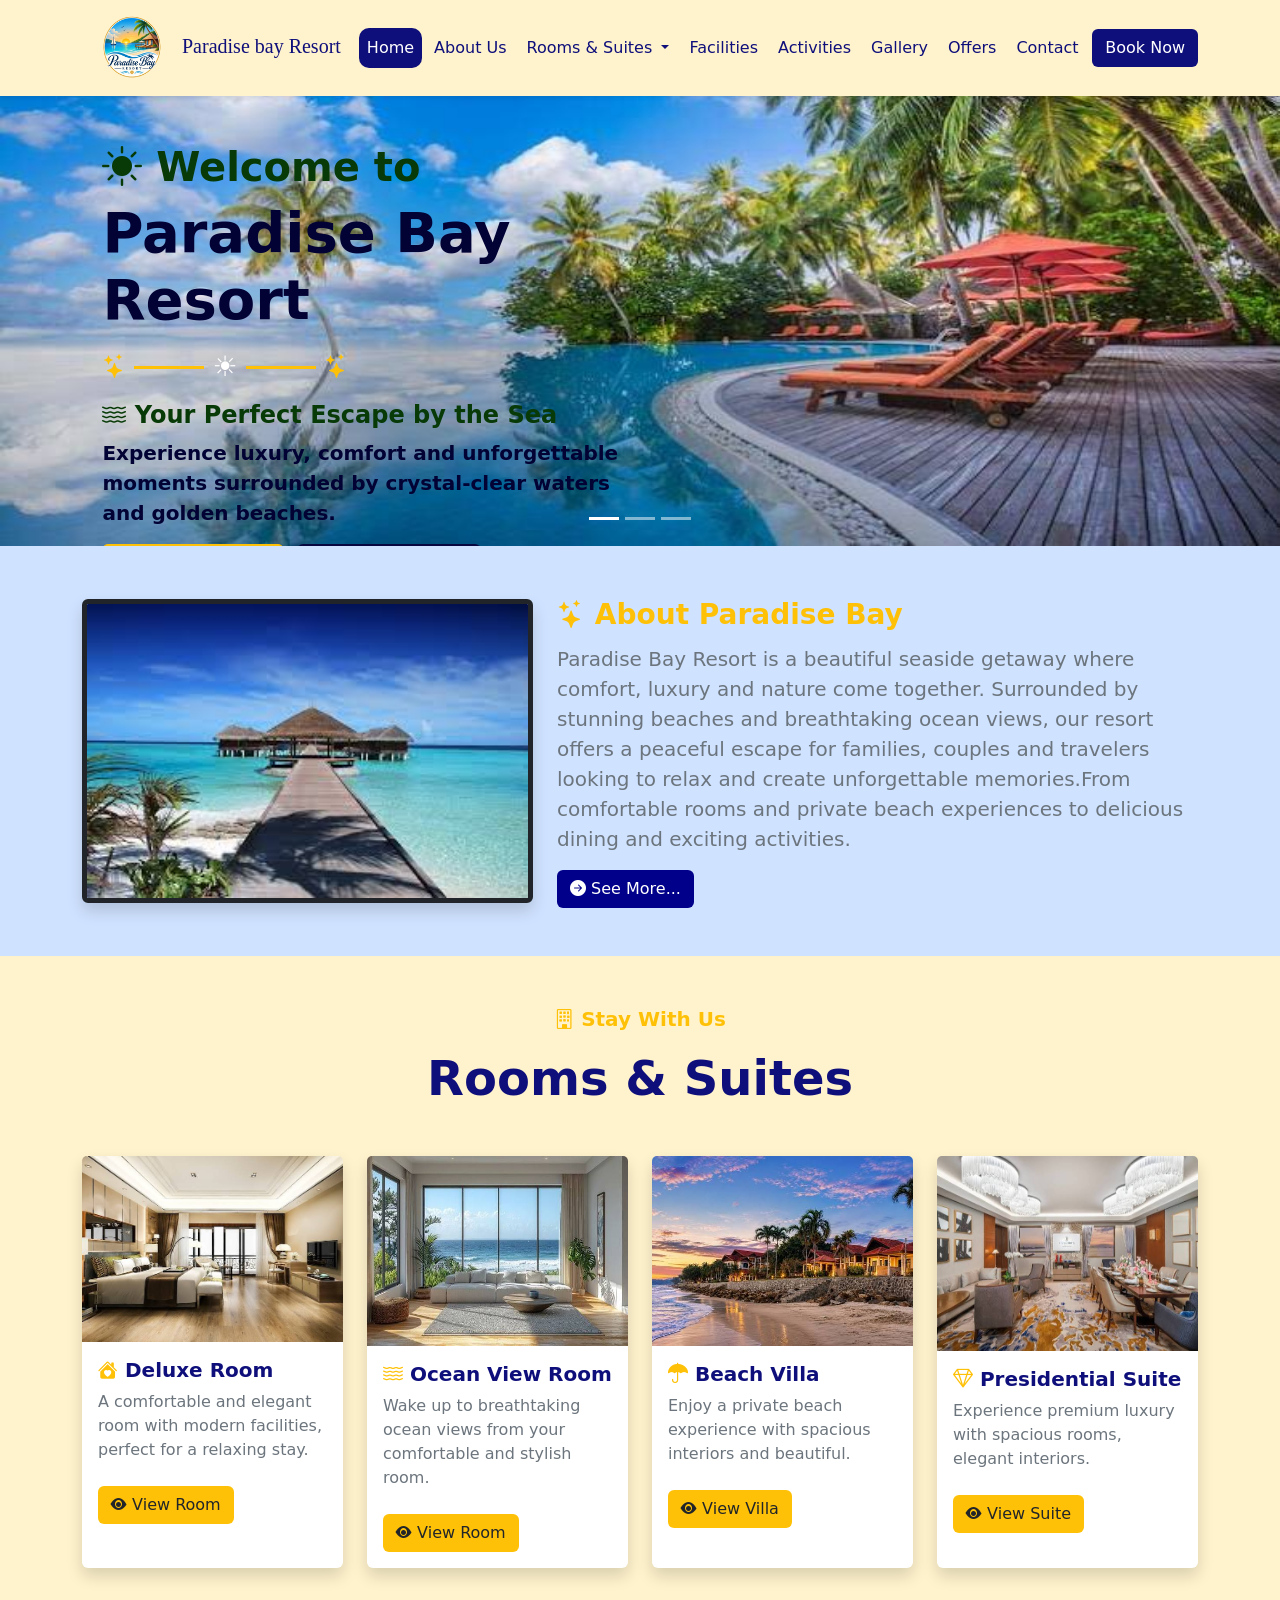
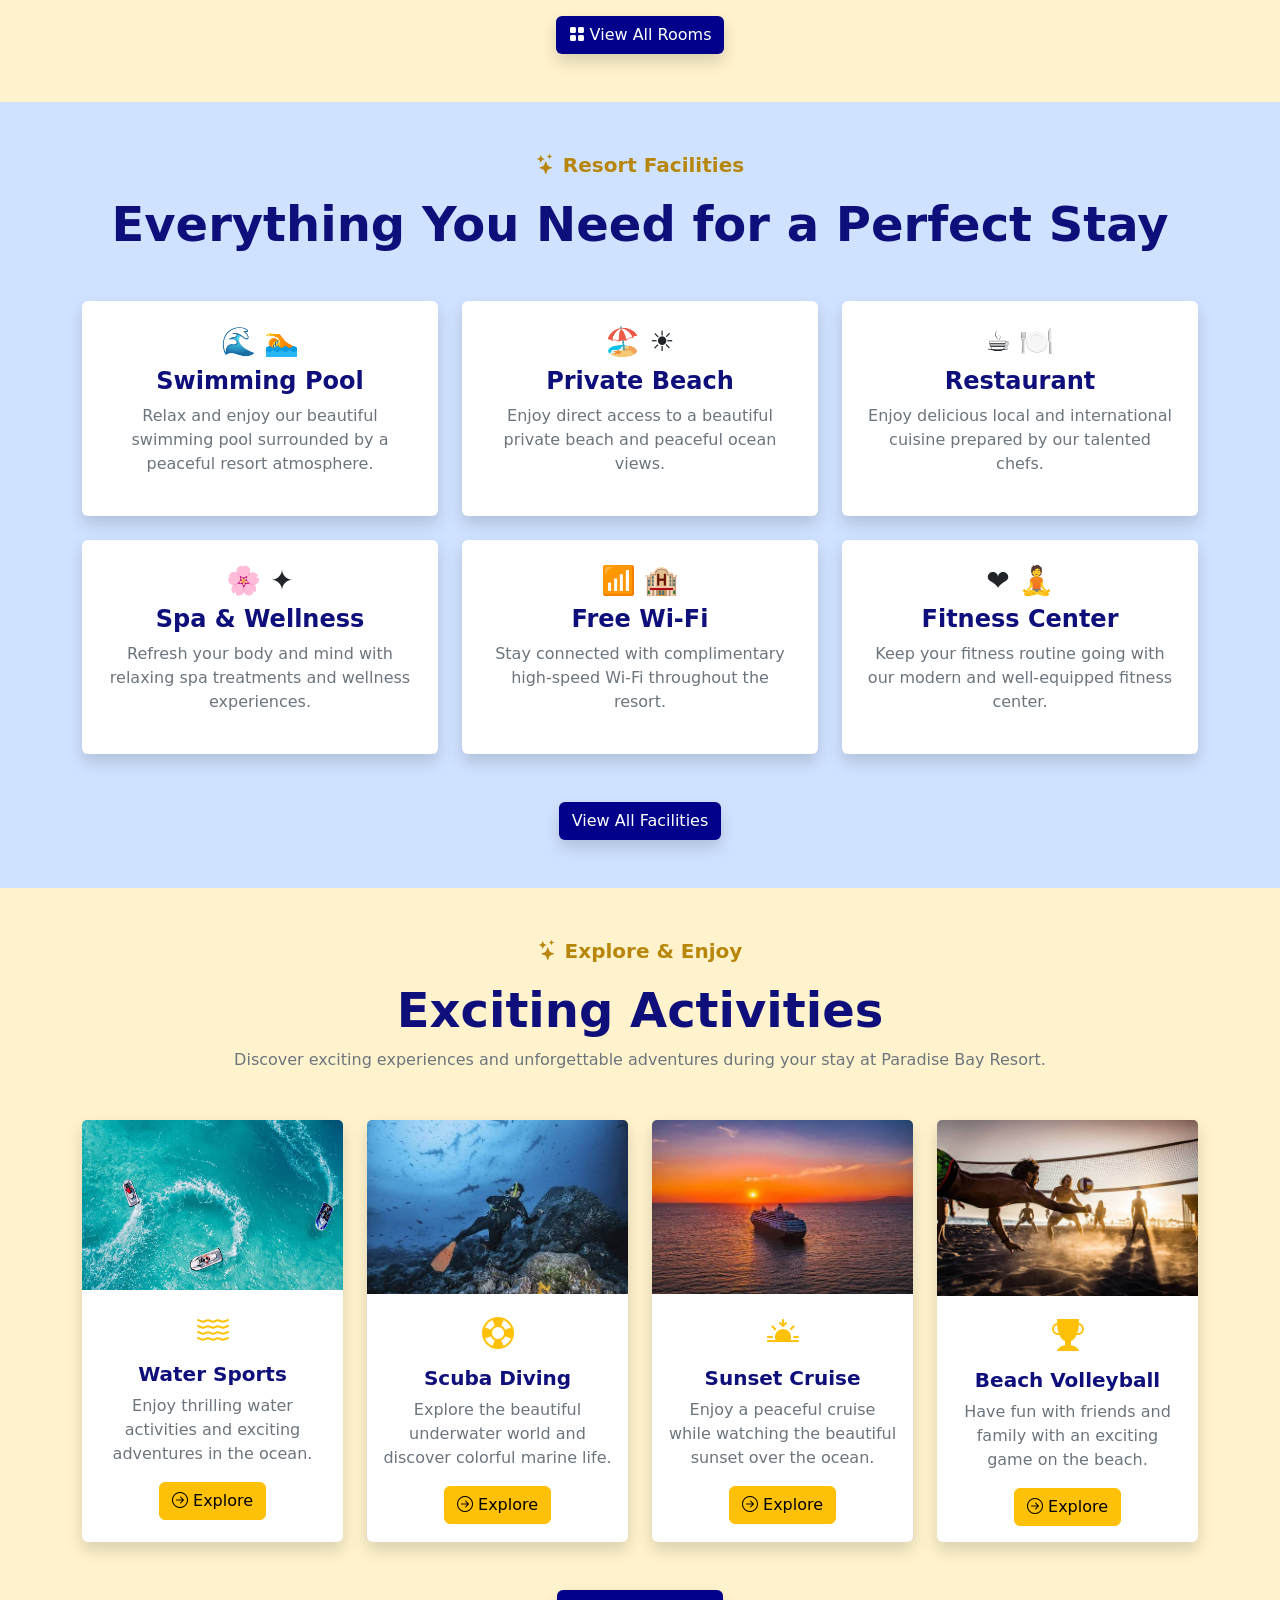
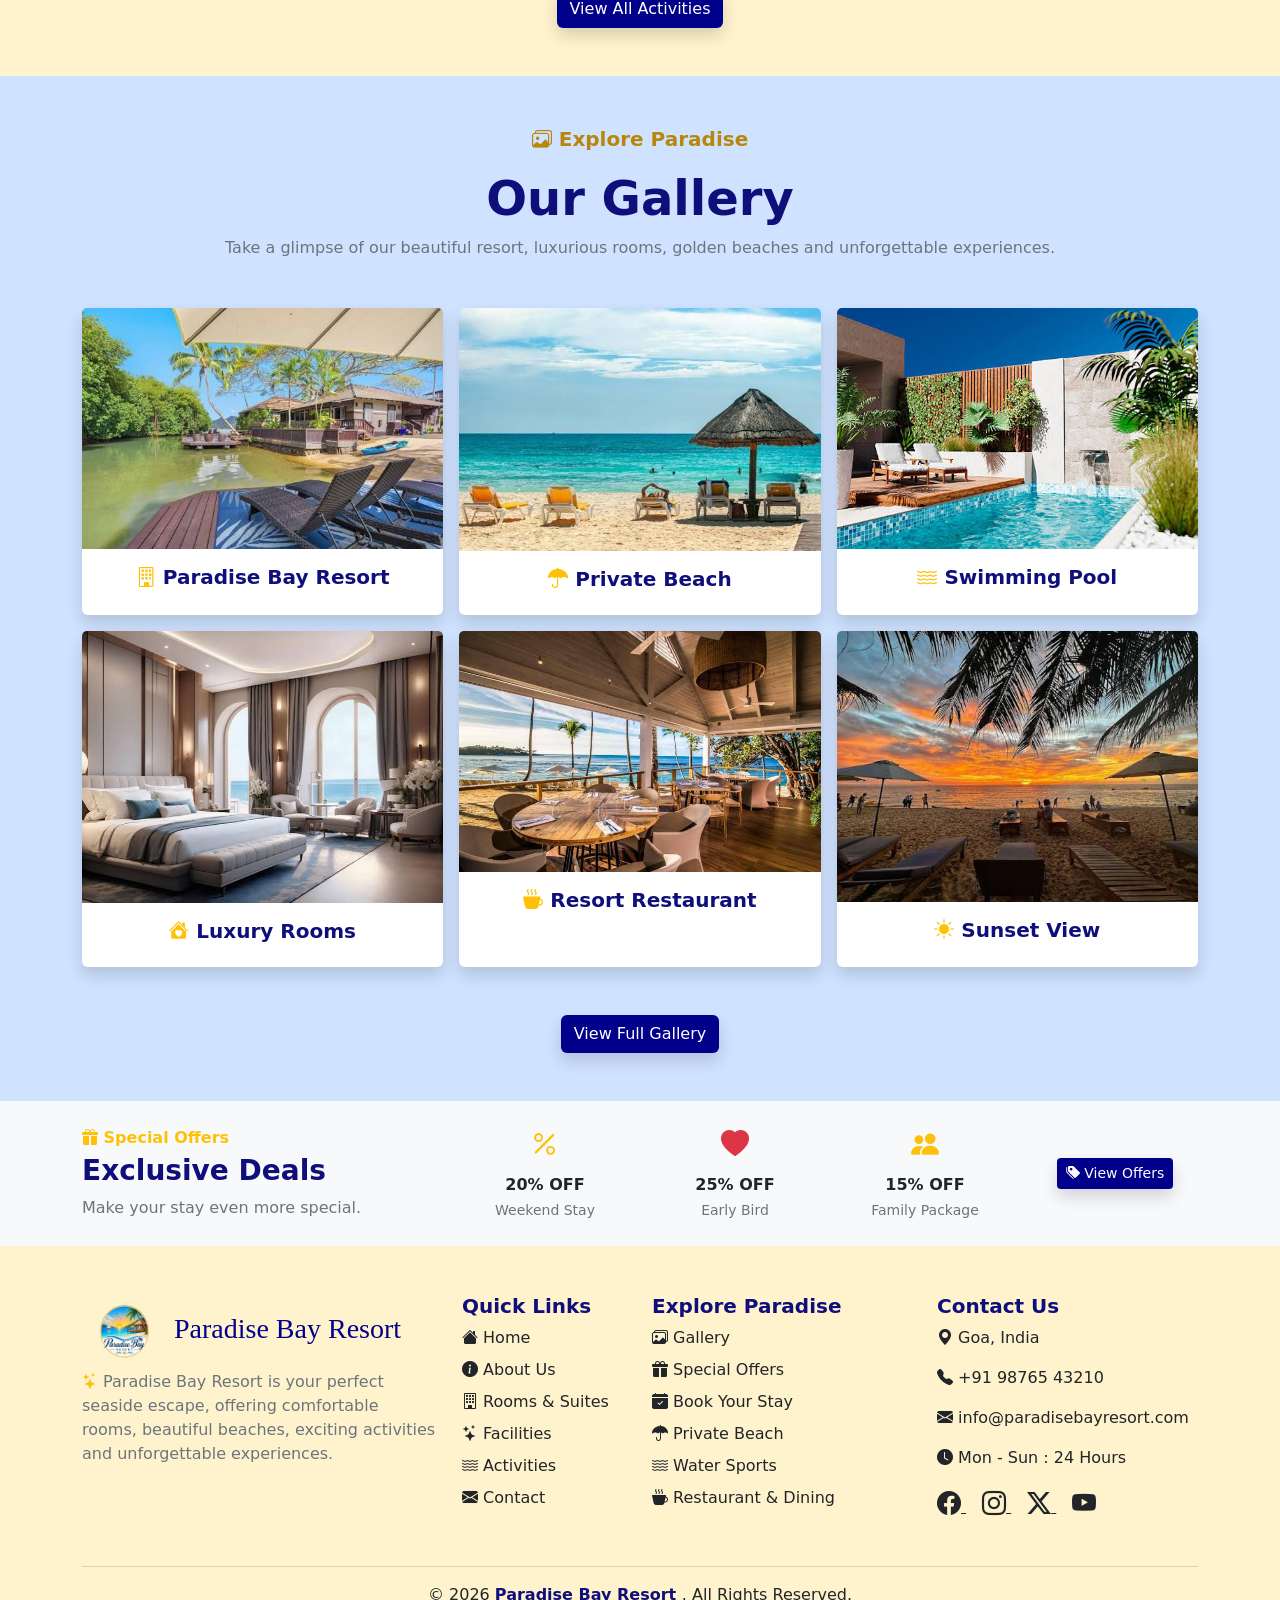
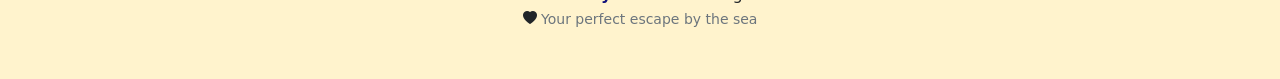
<file: index.html>
<!doctype html>
<html lang="en">
  <head>
    <meta charset="utf-8">
    <meta name="viewport" content="width=device-width, initial-scale=1">
    <title>Paradise Bay Resort | Beach Resort & Luxury Stay</title>
    <link href="https://cdn.jsdelivr.net/npm/bootstrap@5.3.8/dist/css/bootstrap.min.css" rel="stylesheet" integrity="sha384-sRIl4kxILFvY47J16cr9ZwB07vP4J8+LH7qKQnuqkuIAvNWLzeN8tE5YBujZqJLB" crossorigin="anonymous">
    <link rel="stylesheet" href="https://cdn.jsdelivr.net/npm/bootstrap-icons@1.13.1/font/bootstrap-icons.min.css">
    <link rel="icon" type="image/x-icon" href="images/resort_icon.png">
    <link
    rel="canonical"
    href="https://marathenehaa.github.io/Beach_resort_booking/index.html">
    <meta
    name="description"
    content="Paradise Bay Resort is a relaxing beach resort offering comfortable rooms, luxury suites, beach villas, facilities and memorable seaside experiences.">
    <link rel="stylesheet" href="css/style.css">
  </head>
  <body>
    <script src="https://cdn.jsdelivr.net/npm/bootstrap@5.3.8/dist/js/bootstrap.bundle.min.js" integrity="sha384-FKyoEForCGlyvwx9Hj09JcYn3nv7wiPVlz7YYwJrWVcXK/BmnVDxM+D2scQbITxI" crossorigin="anonymous"></script>

 <!-- Header start -->
<header>
    <nav class="navbar navbar-expand-lg bg-warning-subtle shadow-sm fixed-top">
        <div class="container">
            <!-- Logo and Website Name -->
<a class="navbar-brand" href="index.html" style="color: rgb(15, 15, 123); font-family: 'Great Vibes', cursive;">
      <img src="images/resort_icon.png" alt="Logo" width="100" height="70" class="d-inline-block">Paradise bay Resort</a>
            <!-- Mobile Menu Button -->
            <button class="navbar-toggler"
                    type="button"
                    data-bs-toggle="collapse"
                    data-bs-target="#navbarSupportedContent"
                    aria-controls="navbarSupportedContent"
                    aria-expanded="false"
                    aria-label="Toggle navigation">
                <span class="navbar-toggler-icon"></span>
            </button>

            <!-- Navbar Content -->
            <div class="collapse navbar-collapse"
                 id="navbarSupportedContent">
                <!-- Navigation Links -->
                <ul class="navbar-nav me-auto mb-2 mb-lg-0">
                    <!-- Home -->
                    <li class="nav-item">
                        <a class="nav-link active"
                           style="background-color: rgb(15, 15, 123); color: white;"
                           aria-current="page"
                           href="index.html">
                            Home
                        </a>
                    </li>

                    <!-- About Us -->
                    <li class="nav-item">
                        <a class="nav-link"
                           href="about.html">
                            About Us
                        </a>
                    </li>

                    <!-- Rooms Dropdown -->
                    <li class="nav-item dropdown">
                        <a class="nav-link dropdown-toggle"
                           href="rooms.html"
                           role="button"
                           data-bs-toggle="dropdown"
                           aria-expanded="false">
                            Rooms & Suites
                        </a>

                        <ul class="dropdown-menu">
                            <li>
                                <a class="dropdown-item"
                                   href="rooms.html">
                                    All Rooms
                                </a>
                            </li>
                            <li>
                                <a class="dropdown-item"
                                   href="deluxe_room.html">
                                    Deluxe Room
                                </a>
                            </li>
                            <li>
                                <a class="dropdown-item"
                                   href="ocean_view.html">
                                    Ocean View Room
                                </a>
                            </li>
                            <li>
                                <a class="dropdown-item"
                                   href="beach_villa.html">
                                    Beach Villa
                                </a>
                            </li>
                            <li>
                                <a class="dropdown-item"
                                   href="presidential_suite.html">
                                    Presidential Suite
                                </a>
                            </li>
                        </ul>
                    </li>

                    <!-- Facilities -->
                    <li class="nav-item">
                        <a class="nav-link"
                           href="facilities.html">
                            Facilities
                        </a>
                    </li>

                    <!-- Activities -->
                    <li class="nav-item">
                        <a class="nav-link"
                           href="activities.html">
                            Activities
                        </a>
                    </li>

                    <!-- Gallery -->
                    <li class="nav-item">
                        <a class="nav-link"
                           href="gallery.html">
                            Gallery
                        </a>
                    </li>

                    <!-- Offers -->
                    <li class="nav-item">
                        <a class="nav-link"
                           href="offers.html">
                            Offers
                        </a>
                    </li>

                    <!-- Contact -->
                    <li class="nav-item">
                        <a class="nav-link"
                           href="contact.html">
                            Contact
                        </a>
                    </li>
                </ul>

                <!-- Book Now Button -->
                <a href="booking.html"
                   class="btn" style="background-color: rgb(15, 15, 123); color: white;">
                    Book Now
                </a>
            </div>
        </div>
    </nav>
</header>
<!-- Header end -->

<!-- Slider Section -->
<div id="carouselExampleCaptions" class="carousel slide">
    <!-- Indicators -->
    <div class="carousel-indicators">
        <button type="button"
                data-bs-target="#carouselExampleCaptions"
                data-bs-slide-to="0"
                class="active"
                aria-current="true"
                aria-label="Slide 1">
        </button>
        <button type="button"
                data-bs-target="#carouselExampleCaptions"
                data-bs-slide-to="1"
                aria-label="Slide 2">
        </button>
        <button type="button"
                data-bs-target="#carouselExampleCaptions"
                data-bs-slide-to="2"
                aria-label="Slide 3">
        </button>
    </div>

    <!-- Carousel Inner -->
    <div class="carousel-inner">
        <div class="carousel-item active">
            <img src="images/resort_banner1.jpg"
                 class="d-block w-100"
                 alt="Paradise Bay Resort"
                 width="450" height="460">
            <div class="carousel-caption text-start d-none d-md-block"
                 style="top:8%; left:8%; right:50%; bottom:auto;">
                <p class="display-6 fw-semibold mb-2"
                   style="color: rgb(7, 58, 7);">
                    <i class="bi bi-sun-fill"></i>
                    Welcome to
                </p>
                <h1 class="display-4 fw-bold"
                    style="color: rgb(2, 2, 52);">
                    Paradise Bay Resort
                </h1>

                <!-- Design -->
                <div class="d-flex align-items-center my-3">
                    <span class="text-warning fs-4">
                        <i class="bi bi-stars"></i>
                    </span>
                    <span class="bg-warning mx-2"
                          style="width:70px; height:3px;">
                    </span>
                    <h3 class="mb-0">
                        &#9728;
                    </h3>
                    <span class="bg-warning mx-2"
                          style="width:70px; height:3px;">
                    </span>
                    <span class="text-warning fs-4">
                        <i class="bi bi-stars"></i>
                    </span>
                </div>
                <h4 class="fw-semibold"
                    style="color:rgb(7,58,7);">
                    <i class="bi bi-water"></i>
                    Your Perfect Escape by the Sea
                </h4>
                <p class="fs-5 fw-bold"
                   style="color:rgb(2,2,52);">
                    Experience luxury, comfort and unforgettable moments
                    surrounded by crystal-clear waters and golden beaches.
                </p>
                <!-- Buttons -->
                <div class="mt-3">
                    <a href="rooms.html"
                       class="btn btn-warning fw-semibold shadow me-2">
                        <i class="bi bi-house-heart-fill"></i>
                        Explore Rooms
                    </a>
                    <a href="booking.html"
                       class="btn fw-semibold shadow"
                       style="background-color:rgb(6,6,64); color:white;">
                        <i class="bi bi-calendar-check-fill"></i>
                        Book Your Stay
                    </a>
                </div>
            </div>
        </div>


 <!--  SECOND SLIDE  -->
<div class="carousel-item">
    <img src="images/resort_banner2.jpg"
         class="d-block w-100"
         alt="Luxury Ocean View"
         width="450"
         height="460">
    <div class="carousel-caption d-none d-md-block text-center"
         style="top:8%; bottom:auto;">
        <!-- Small Heading -->
        <p class="fs-4 fw-semibold" style="color:rgb(7,58,7);">
            Experience Luxury
        </p>
        <!-- Main Heading -->
        <h2 class="display-4 fw-bold" style="color: rgb(6,6,64);">
            Stay Above the Ocean
        </h2>
        <!-- Decorative Design -->
        <div class="d-flex justify-content-center align-items-center my-3">
            <h4 class="fw-semibold"
                    style="color:rgb(7,58,7);">
                    <i class="bi bi-water"></i>
                    Your Perfect Escape by the Sea
                </h4>
        </div>
        <!-- Description -->
        <p class="fs-5 mx-auto w-75 fw-bold" style="color: rgb(6,6,64);">
            Wake up to breathtaking ocean views, peaceful
            surroundings and the comfort of a luxurious stay.
        </p>
        <!-- Button -->
        <a href="rooms.html"
           class="btn btn-warning fw-semibold shadow mt-2">
            <i class="bi bi-door-open-fill"></i>
            Discover Our Rooms
        </a>
    </div>
</div>
 <!--  THIRD SLIDE  -->
<div class="carousel-item">
    <img src="images/resort_banner5.jpg"
         class="d-block w-100"
         alt="Paradise Bay Beach"
         width="450"
         height="460">
    <div class="carousel-caption d-none d-md-block text-start"
         style="top:10%; left:8%; right:50%; bottom:auto;">
        <!-- Small Heading -->
        <p class= "fs-4 fw-semibold" style="color:rgb(7,58,7);">
            Relax & Unwind
        </p>
        <!-- Main Heading -->
        <h2 class="display-4 fw-bold" style="color: rgb(6,6,64);">
            Your Dream Beach Escape
        </h2>
        <!-- Description -->
        <p class="fw-bold fs-5" style="color: rgb(6,6,64);">
            Escape the ordinary and enjoy peaceful days,
            beautiful beaches and unforgettable moments
            at Paradise Bay Resort.
        </p>
        <!-- Button -->
        <a href="booking.html"
           class="btn btn-warning fw-semibold shadow mt-2">
            <i class="bi bi-calendar-heart-fill"></i>
            Plan Your Stay
        </a>
    </div>
</div>
</div>
</div>
<!-- About Us Section Start -->
<section class="py-5 bg-primary-subtle">
    <div class="container">
        <div class="row align-items-center">
            <!-- Left Side - Image -->
            <div class="col-md-5">
                <img src="images/resort_img1.jpg"
                     class="img-fluid rounded shadow border border-5 border-dark"
                     alt="Paradise Bay Resort" width="500">
            </div>
            <!-- Right Side - Content -->
            <div class="col-md-7">
                <p class="text-warning fw-semibold fs-3 mb-2">
                    <i class="bi bi-stars"></i>
                    About Paradise Bay
                </p>
                <!-- First Paragraph -->
                <p class="text-secondary fs-5">
                    Paradise Bay Resort is a beautiful seaside getaway
                    where comfort, luxury and nature come together.
                    Surrounded by stunning beaches and breathtaking
                    ocean views, our resort offers a peaceful escape
                    for families, couples and travelers looking to
                    relax and create unforgettable memories.From comfortable rooms and private beach experiences
                    to delicious dining and exciting activities.
                </p>
                <!-- See More Button -->
                <a href="about.html"
                   class="btn mt-0"
                   style="background-color: darkblue; color: white;">
                    <i class="bi bi-arrow-right-circle-fill"></i>
                    See More...
                </a>
            </div>
        </div>
    </div>
</section>
<!-- About Us Section End -->

<!-- Rooms & Suites Section Start -->
<section class="py-5 bg-warning-subtle">
    <div class="container">
        <!-- Section Heading -->
        <div class="text-center mb-5">
            <p class="text-warning fw-semibold fs-5">
                <i class="bi bi-building"></i>
                Stay With Us
            </p>
            <h2 class="display-5 fw-bold"
                style="color: rgb(15, 15, 123);">
                Rooms & Suites
            </h2>
        </div>
        <!-- Room Cards -->
        <div class="row g-4">
            <!-- Deluxe Room -->
            <div class="col-md-3">
                <div class="card h-100 shadow border-0">
                    <img src="images/deluxroom_img1.jpg"
                         class="card-img-top"
                         alt="Deluxe Room">
                    <div class="card-body">
                        <h5 class="card-title fw-bold"
                            style="color: rgb(15, 15, 123);">
                            <i class="bi bi-house-heart-fill text-warning"></i>
                            Deluxe Room
                        </h5>
                        <p class="card-text text-secondary">
                            A comfortable and elegant room with
                            modern facilities, perfect for a relaxing stay.
                        </p>
                        <a href="deluxe_room.html"
                           class="btn mt-2 bg-warning">
                            <i class="bi bi-eye-fill"></i>
                            View Room
                        </a>
                    </div>
                </div>
            </div>
            <!-- Ocean View Room -->
            <div class="col-md-3">
                <div class="card h-100 shadow border-0">
                    <img src="images/oceanview_img1.jpg"
                         class="card-img-top"
                         alt="Ocean View Room" height="190">
                    <div class="card-body">
                        <h5 class="card-title fw-bold"
                            style="color: rgb(15, 15, 123);">
                            <i class="bi bi-water text-warning"></i>
                            Ocean View Room
                        </h5>
                        <p class="card-text text-secondary">
                            Wake up to breathtaking ocean views
                            from your comfortable and stylish room.
                         </p>
                        <a href="ocean_view.html"
                           class="btn mt-2 bg-warning" >
                            <i class="bi bi-eye-fill"></i>
                            View Room
                        </a>
                    </div>
                </div>
            </div>
            <!-- Beach Villa -->
            <div class="col-md-3">
                <div class="card h-100 shadow border-0">
                    <img src="images/beachvilla_img1.jpg"
                         class="card-img-top"
                         alt="Beach Villa" height="190">
                    <div class="card-body">
                        <h5 class="card-title fw-bold"
                            style="color: rgb(15, 15, 123);">
                            <i class="bi bi-umbrella-fill text-warning"></i>
                            Beach Villa
                        </h5>
                        <p class="card-text text-secondary">
                            Enjoy a private beach experience with
                            spacious interiors and beautiful.
                        </p>
                        <a href="beach_villa.html"
                           class="btn mt-2 bg-warning">
                            <i class="bi bi-eye-fill"></i>
                            View Villa
                        </a>
                    </div>
                </div>
            </div>
            <!-- Presidential Suite -->
            <div class="col-md-3">
                <div class="card h-100 shadow border-0">
                    <img src="images/presidentialsuit_img1.jpg"
                         class="card-img-top"
                         alt="Presidential Suite" height="195">
                    <div class="card-body">
                        <h5 class="card-title fw-bold"
                            style="color: rgb(15, 15, 123);">
                            <i class="bi bi-gem text-warning"></i>
                            Presidential Suite
                        </h5>
                        <p class="card-text text-secondary">
                            Experience premium luxury with spacious
                            rooms, elegant interiors.
                        </p>
                        <a href="presidential_suite.html"
                           class="btn mt-2 bg-warning">
                            <i class="bi bi-eye-fill"></i>
                            View Suite
                        </a>
                    </div>
                </div>
            </div>
        </div>
        <!-- See All Rooms Button -->
        <div class="text-center mt-5">
            <a href="rooms.html"
               class="btn shadow"
               style="background-color: darkblue; color: white;">
                <i class="bi bi-grid-fill"></i>
                View All Rooms
            </a>
        </div>
    </div>
</section>
<!-- Rooms & Suites Section End -->

<!-- Facilities Section Start -->
<section class="py-5 bg-primary-subtle">
    <div class="container">
        <!-- Section Heading -->
        <div class="text-center mb-5">
            <p class="fw-semibold fs-5" style="color: darkgoldenrod;">
                <i class="bi bi-stars"></i>
                Resort Facilities
            </p>
            <h2 class="display-5 fw-bold"
                style="color: rgb(15, 15, 123);">
                Everything You Need for a Perfect Stay
            </h2>
        </div>
        <!-- Facilities Cards -->
        <div class="row g-4">
            <!-- Swimming Pool -->
            <div class="col-md-6 col-lg-4">
                <div class="card h-100 border-0 shadow text-center">
                    <div class="card-body p-4">
                        <h3>&#127754; &#127946;</h3>
                        <h4 class="fw-bold"
                            style="color: rgb(15, 15, 123);">
                            Swimming Pool
                        </h4>
                        <p class="text-secondary">
                            Relax and enjoy our beautiful swimming pool
                            surrounded by a peaceful resort atmosphere.
                        </p>
                    </div>
                </div>
            </div>
            <!-- Private Beach -->
            <div class="col-md-6 col-lg-4">
                <div class="card h-100 border-0 shadow text-center">
                    <div class="card-body p-4">
                        <h3>&#127958; &#9728;</h3>
                        <h4 class="fw-bold"
                            style="color: rgb(15, 15, 123);">
                            Private Beach
                        </h4>
                        <p class="text-secondary">
                            Enjoy direct access to a beautiful private
                            beach and peaceful ocean views.
                        </p>
                    </div>
                </div>
            </div>
            <!-- Restaurant -->
            <div class="col-md-6 col-lg-4">
                <div class="card h-100 border-0 shadow text-center">
                    <div class="card-body p-4">
                        <h3>&#9749; &#127869;</h3>
                        <h4 class="fw-bold"
                            style="color: rgb(15, 15, 123);">
                            Restaurant
                        </h4>
                        <p class="text-secondary">
                            Enjoy delicious local and international
                            cuisine prepared by our talented chefs.
                        </p>
                    </div>
                </div>
            </div>
            <!-- Spa & Wellness -->
            <div class="col-md-6 col-lg-4">
                <div class="card h-100 border-0 shadow text-center">
                    <div class="card-body p-4">
                        <h3>&#127800; &#10022;</h3>
                        <h4 class="fw-bold"
                            style="color: rgb(15, 15, 123);">
                            Spa & Wellness
                        </h4>
                        <p class="text-secondary">
                            Refresh your body and mind with relaxing
                            spa treatments and wellness experiences.
                        </p>
                    </div>
                </div>
            </div>
            <!-- Free Wi-Fi -->
            <div class="col-md-6 col-lg-4">
                <div class="card h-100 border-0 shadow text-center">
                    <div class="card-body p-4">
                        <h3>&#128246; &#127976;</h3>
                        <h4 class="fw-bold"
                            style="color: rgb(15, 15, 123);">
                            Free Wi-Fi
                        </h4>
                        <p class="text-secondary">
                            Stay connected with complimentary
                            high-speed Wi-Fi throughout the resort.
                        </p>
                    </div>
                </div>
            </div>
            <!-- Fitness Center -->
            <div class="col-md-6 col-lg-4">
                <div class="card h-100 border-0 shadow text-center">
                    <div class="card-body p-4">
                        <h3>&#10084; &#129496;</h3>
                        <h4 class="fw-bold"
                            style="color: rgb(15, 15, 123);">
                            Fitness Center
                        </h4>
                        <p class="text-secondary">
                            Keep your fitness routine going with our
                            modern and well-equipped fitness center.
                        </p>
                    </div>
                </div>
            </div>
        </div>
    </div>
<!-- Facilities Button -->
                <div class="text-center mt-5">
                    <a href="facilities.html"
                    class="btn shadow"
                    style="background-color: darkblue; color: white;">View All Facilities</a>
                    </a>
                </div>
</section>
<!-- Facilities Section End -->

<!-- Activities Section Start -->
<section class="py-5 bg-warning-subtle">
    <div class="container">
        <!-- Section Heading -->
        <div class="text-center mb-5">
            <p class="fw-semibold fs-5" style="color: darkgoldenrod;">
                <i class="bi bi-stars"></i>
                Explore & Enjoy
            </p>
            <h2 class="display-5 fw-bold"
                style="color: rgb(15, 15, 123);">
                Exciting Activities
            </h2>
            <p class="text-secondary">
                Discover exciting experiences and unforgettable
                adventures during your stay at Paradise Bay Resort.
            </p>
        </div>
        <!-- Activities Cards -->
        <div class="row g-4">
            <!-- Water Sports -->
            <div class="col-md-6 col-lg-3">
                <div class="card h-100 border-0 shadow">
                    <img src="images/waterspots_img1.jpg"
                         class="card-img-top"
                         alt="Water Sports" height="170">
                    <div class="card-body text-center">
                        <div class="text-warning fs-2 mb-2">
                            <i class="bi bi-water"></i>
                        </div>
                        <h5 class="card-title fw-bold"
                            style="color: rgb(15, 15, 123);">
                            Water Sports
                        </h5>
                        <p class="card-text text-secondary">
                            Enjoy thrilling water activities
                            and exciting adventures in the ocean.
                        </p>
                        <a href="activities.html"
                           class="btn btn-warning">
                            <i class="bi bi-arrow-right-circle"></i>
                            Explore
                        </a>
                    </div>
                </div>
            </div>
            <!-- Scuba Diving -->
            <div class="col-md-6 col-lg-3">
                <div class="card h-100 border-0 shadow">
                    <img src="images/scupadriving_img1.jpg"
                         class="card-img-top"
                         alt="Scuba Diving">
                    <div class="card-body text-center">
                        <div class="text-warning fs-2 mb-2">
                            <i class="bi bi-life-preserver"></i>
                        </div>
                        <h5 class="card-title fw-bold"
                            style="color: rgb(15, 15, 123);">
                            Scuba Diving
                        </h5>
                        <p class="card-text text-secondary">
                            Explore the beautiful underwater world
                            and discover colorful marine life.
                        </p>
                        <a href="activities.html"
                           class="btn btn-warning">
                            <i class="bi bi-arrow-right-circle"></i>
                            Explore
                        </a>
                    </div>
                </div>
            </div>
            <!-- Sunset Cruise -->
            <div class="col-md-6 col-lg-3">
                <div class="card h-100 border-0 shadow">
                    <img src="images/sunsetcruise_img1.jpg"
                         class="card-img-top"
                         alt="Sunset Cruise">
                    <div class="card-body text-center">
                        <div class="text-warning fs-2 mb-2">
                            <i class="bi bi-sunset-fill"></i>
                        </div>
                        <h5 class="card-title fw-bold"
                            style="color: rgb(15, 15, 123);">
                            Sunset Cruise
                        </h5>
                        <p class="card-text text-secondary">
                            Enjoy a peaceful cruise while watching
                            the beautiful sunset over the ocean.
                        </p>
                        <a href="activities.html"
                           class="btn btn-warning">
                            <i class="bi bi-arrow-right-circle"></i>
                            Explore
                        </a>
                    </div>
                </div>
            </div>
            <!-- Beach Volleyball -->
            <div class="col-md-6 col-lg-3">
                <div class="card h-100 border-0 shadow">
                    <img src="images/beachvollyball_img1.jpg"
                         class="card-img-top"
                         alt="Beach Volleyball">
                    <div class="card-body text-center">
                        <div class="text-warning fs-2 mb-2">
                            <i class="bi bi-trophy-fill"></i>
                        </div>
                        <h5 class="card-title fw-bold"
                            style="color: rgb(15, 15, 123);">
                            Beach Volleyball
                        </h5>
                        <p class="card-text text-secondary">
                            Have fun with friends and family
                            with an exciting game on the beach.
                        </p>
                        <a href="activities.html"
                           class="btn btn-warning">
                            <i class="bi bi-arrow-right-circle"></i>
                            Explore
                        </a>
                    </div>
                </div>
            </div>
        </div>
        <!-- View All Activities Button -->
        <div class="text-center mt-5">
            <a href="activities.html"
               class="btn shadow"
               style="background-color: darkblue; color: white;">View All Activities</a>
        </div>
    </div>
</section>
<!-- Activities Section End -->

<!-- Gallery Section Start -->
<section class="py-5 bg-primary-subtle">
    <div class="container">
        <!-- Section Heading -->
        <div class="text-center mb-5">
            <p class="fw-semibold fs-5" style="color: darkgoldenrod;">
                <i class="bi bi-images"></i>
                Explore Paradise
            </p>
            <h2 class="display-5 fw-bold"
                style="color: rgb(15, 15, 123);">
                Our Gallery
            </h2>
            <p class="text-secondary">
                Take a glimpse of our beautiful resort, luxurious rooms,
                golden beaches and unforgettable experiences.
            </p>
        </div>
        <!-- Gallery -->
        <div class="row g-3">
            <!-- Image 1 -->
            <div class="col-md-6 col-lg-4">
                <div class="card border-0 shadow h-100">
                    <img src="images/paradiesbayresort_img1.jpg"
                         class="card-img-top img-fluid"
                         alt="Paradise Bay Resort">
                    <div class="card-body text-center">
                        <h5 class="fw-bold"
                            style="color: rgb(15, 15, 123);">
                            <i class="bi bi-building text-warning"></i>
                            Paradise Bay Resort
                        </h5>
                    </div>
                </div>
            </div>
            <!-- Image 2 -->
            <div class="col-md-6 col-lg-4">
                <div class="card border-0 shadow h-100">
                    <img src="images/privatebeach_img1.jpg"
                         class="card-img-top img-fluid"
                         alt="Private Beach">
                    <div class="card-body text-center">
                        <h5 class="fw-bold"
                            style="color: rgb(15, 15, 123);">
                            <i class="bi bi-umbrella-fill text-warning"></i>
                            Private Beach
                        </h5>
                    </div>
                </div>
            </div>
            <!-- Image 3 -->
            <div class="col-md-6 col-lg-4">
                <div class="card border-0 shadow h-100">
                    <img src="images/swimingpool_img1.jpg"
                         class="card-img-top img-fluid"
                         alt="Swimming Pool">
                    <div class="card-body text-center">
                        <h5 class="fw-bold"
                            style="color: rgb(15, 15, 123);">
                            <i class="bi bi-water text-warning"></i>
                            Swimming Pool
                        </h5>
                    </div>
                </div>
            </div>
            <!-- Image 4 -->
            <div class="col-md-6 col-lg-4">
                <div class="card border-0 shadow h-100">
                    <img src="images/luxuryroom_img1.jpg"
                         class="card-img-top img-fluid"
                         alt="Luxury Room">
                    <div class="card-body text-center">
                        <h5 class="fw-bold"
                            style="color: rgb(15, 15, 123);">
                            <i class="bi bi-house-heart-fill text-warning"></i>
                            Luxury Rooms
                        </h5>
                    </div>
                </div>
            </div>
            <!-- Image 5 -->
            <div class="col-md-6 col-lg-4">
                <div class="card border-0 shadow h-100">
                    <img src="images/restraurant_img2.jpg"
                         class="card-img-top img-fluid"
                         alt="Resort Restaurant" height="500">
                    <div class="card-body text-center">
                        <h5 class="fw-bold"
                            style="color: rgb(15, 15, 123);">
                            <i class="bi bi-cup-hot-fill text-warning"></i>
                            Resort Restaurant
                        </h5>
                    </div>
                </div>
            </div>
            <!-- Image 6 -->
            <div class="col-md-6 col-lg-4">
                <div class="card border-0 shadow h-100">
                    <img src="images/sunset_img2.jpg"
                         class="card-img-top img-fluid"
                         alt="Sunset View">
                    <div class="card-body text-center">
                        <h5 class="fw-bold"
                            style="color: rgb(15, 15, 123);">
                            <i class="bi bi-sun-fill text-warning"></i>
                            Sunset View
                        </h5>
                    </div>
                </div>
            </div>
        </div>
        <!-- View Gallery Button -->
        <div class="text-center mt-5">
            <a href="gallery.html"
               class="btn shadow"
               style="background-color: darkblue; color: white;">View Full Gallery</a>                
        </div>
    </div>
</section>
<!-- Gallery Section End -->

<!-- Offers Section Start -->
<section class="py-4 bg-light">
    <div class="container">
        <div class="row align-items-center">
            <!-- Heading -->
            <div class="col-md-4 text-center text-md-start">
                <p class="text-warning fw-semibold mb-1">
                    <i class="bi bi-gift-fill"></i>
                    Special Offers
                </p>
                <h3 class="fw-bold mb-2"
                    style="color: rgb(15, 15, 123);">
                    Exclusive Deals
                </h3>
                <p class="text-secondary mb-0">
                    Make your stay even more special.
                </p>
            </div>
            <!-- Offer 1 -->
            <div class="col-md-2 text-center mt-3 mt-md-0">
                <i class="bi bi-percent text-warning fs-3"></i>
                <h6 class="fw-bold mt-2 mb-1">
                    20% OFF
                </h6>
                <small class="text-secondary">
                    Weekend Stay
                </small>
            </div>
            <!-- Offer 2 -->
            <div class="col-md-2 text-center mt-3 mt-md-0">
                <i class="bi bi-heart-fill text-danger fs-3"></i>
                <h6 class="fw-bold mt-2 mb-1">
                    25% OFF
                </h6>
                <small class="text-secondary">
                    Early Bird
                </small>
            </div>
            <!-- Offer 3 -->
            <div class="col-md-2 text-center mt-3 mt-md-0">
                <i class="bi bi-people-fill text-warning fs-3"></i>
                <h6 class="fw-bold mt-2 mb-1">
                    15% OFF
                </h6>
                <small class="text-secondary">
                    Family Package
                </small>
            </div>
            <!-- Button -->
            <div class="col-md-2 text-center mt-3 mt-md-0">
                <a href="offers.html"
                   class="btn btn-sm shadow"
                   style="background-color: darkblue; color: white;"">
                    <i class="bi bi-tags-fill"></i>
                    View Offers
                </a>
            </div>
        </div>
    </div>
</section>
<!-- Offers Section End -->

 <!-- Footer Section Start -->
<footer class="py-5 bg-warning-subtle">
    <div class="container">
        <div class="row">
            <!-- About -->
            <div class="col-lg-4 col-md-6 mb-4">
                <h3 class="fw-bold"
                    style="color: rgb(15,15,123);">
                    <h3 style="color: darkblue; font-family: 'Great Vibes', cursive;">
                        <img src="images/resort_icon.png" alt="Logo" width="85" height="60" class="d-inline-block"></a>
                  Paradise Bay Resort
                </h3>
                </h3>
                <p class="text-secondary">
                    <i class="bi bi-stars text-warning"></i>
                    Paradise Bay Resort is your perfect seaside
                    escape, offering comfortable rooms, beautiful
                    beaches, exciting activities and unforgettable
                    experiences.
                </p>
            </div>
            <!-- Quick Links -->
            <div class="col-lg-2 col-md-6 mb-4">
                <h5 class="fw-bold"
                    style="color: rgb(15,15,123);">
                    Quick Links
                </h5>
                <ul class="list-unstyled">
                    <li class="mb-2">
                        <a href="index.html"
                           class="text-decoration-none text-dark">
                            <i class="bi bi-house-fill text-dark"></i>
                            Home
                        </a>
                    </li>
                    <li class="mb-2">
                        <a href="about.html"
                           class="text-decoration-none text-dark">
                            <i class="bi bi-info-circle-fill text-dark"></i>
                            About Us
                        </a>
                    </li>
                    <li class="mb-2">
                        <a href="rooms.html"
                           class="text-decoration-none text-dark">
                            <i class="bi bi-building text-dark"></i>
                            Rooms & Suites
                        </a>
                    </li>
                    <li class="mb-2">
                        <a href="facilities.html"
                           class="text-decoration-none text-dark">
                            <i class="bi bi-stars text-dark"></i>
                            Facilities
                        </a>
                    </li>
                    <li class="mb-2">
                        <a href="activities.html"
                           class="text-decoration-none text-dark">
                            <i class="bi bi-water text-dark"></i>
                            Activities
                        </a>
                    </li>
                    <li>
                        <a href="contact.html"
                           class="text-decoration-none text-dark">
                            <i class="bi bi-envelope-fill text-dark"></i>
                            Contact
                        </a>
                    </li>
                </ul>
            </div>
            <!-- Explore -->
            <div class="col-lg-3 col-md-6 mb-4">
                <h5 class="fw-bold"
                    style="color: rgb(15,15,123);">
                    Explore Paradise
                </h5>
                <ul class="list-unstyled">
                    <li class="mb-2">
                        <a href="gallery.html"
                           class="text-decoration-none text-dark">
                            <i class="bi bi-images text-dark"></i>
                            Gallery
                        </a>
                    </li>
                    <li class="mb-2">
                        <a href="offers.html"
                           class="text-decoration-none text-dark">
                            <i class="bi bi-gift-fill text-dark"></i>
                            Special Offers
                        </a>
                    </li>
                    <li class="mb-2">
                        <a href="booking.html"
                           class="text-decoration-none text-dark">
                            <i class="bi bi-calendar-check-fill text-dark"></i>
                            Book Your Stay
                        </a>
                    </li>
                    <li class="mb-2">
                        <i class="bi bi-umbrella-fill text-dark"></i>
                        Private Beach
                    </li>
                    <li class="mb-2">
                        <i class="bi bi-water text-dark"></i>
                        Water Sports
                    </li>
                    <li>
                        <i class="bi bi-cup-hot-fill text-dark"></i>
                        Restaurant & Dining
                    </li>
                </ul>
            </div>
            <!-- Contact -->
            <div class="col-lg-3 col-md-6 mb-4">
                <h5 class="fw-bold"
                    style="color: rgb(15,15,123);">
                    Contact Us
                </h5>
                <p class="text-dark">
                    <i class="bi bi-geo-alt-fill text-dark"></i>
                    Goa, India
                </p>
                <p class="text-dark">
                    <i class="bi bi-telephone-fill text-dark"></i>
                    +91 98765 43210
                </p>
                <p class="text-dark">
                    <i class="bi bi-envelope-fill text-dark"></i>
                    info@paradisebayresort.com
                </p>
                <p class="text-dark">
                    <i class="bi bi-clock-fill text-dark"></i>
                    Mon - Sun : 24 Hours
                </p>
                <!-- Social Icons -->
                <div class="mt-3">
                    <a href="https://www.facebook.com/"
                       target="_blank"
                       class="me-3 text-dark">
                        <i class="bi bi-facebook fs-4"></i>
                    </a>
                    <a href="https://www.instagram.com/"
                       target="_blank"
                       class="me-3 text-dark">
                        <i class="bi bi-instagram fs-4"></i>
                    </a>
                    <a href="https://x.com/"
                       target="_blank"
                       class="me-3 text-dark">
                        <i class="bi bi-twitter-x fs-4"></i>
                    </a>
                    <a href="https://www.youtube.com/"
                       target="_blank"
                       class="text-dark">
                        <i class="bi bi-youtube fs-4"></i>
                    </a>
                </div>
            </div>
        </div>
        <hr class="border-secondary">
        <!-- Copyright -->
        <div class="text-center text-dark">
            <p class="mb-0">
                © 2026
                <strong style="color: rgb(15,15,123);">
                    Paradise Bay Resort
                </strong>
                . All Rights Reserved.
            </p>
            <small class="text-secondary">
                <i class="bi bi-heart-fill text-dark"></i>
                Your perfect escape by the sea
            </small>
        </div>
    </div>
</footer>
<!-- Footer Section End -->
  </body>
</html>
</file>
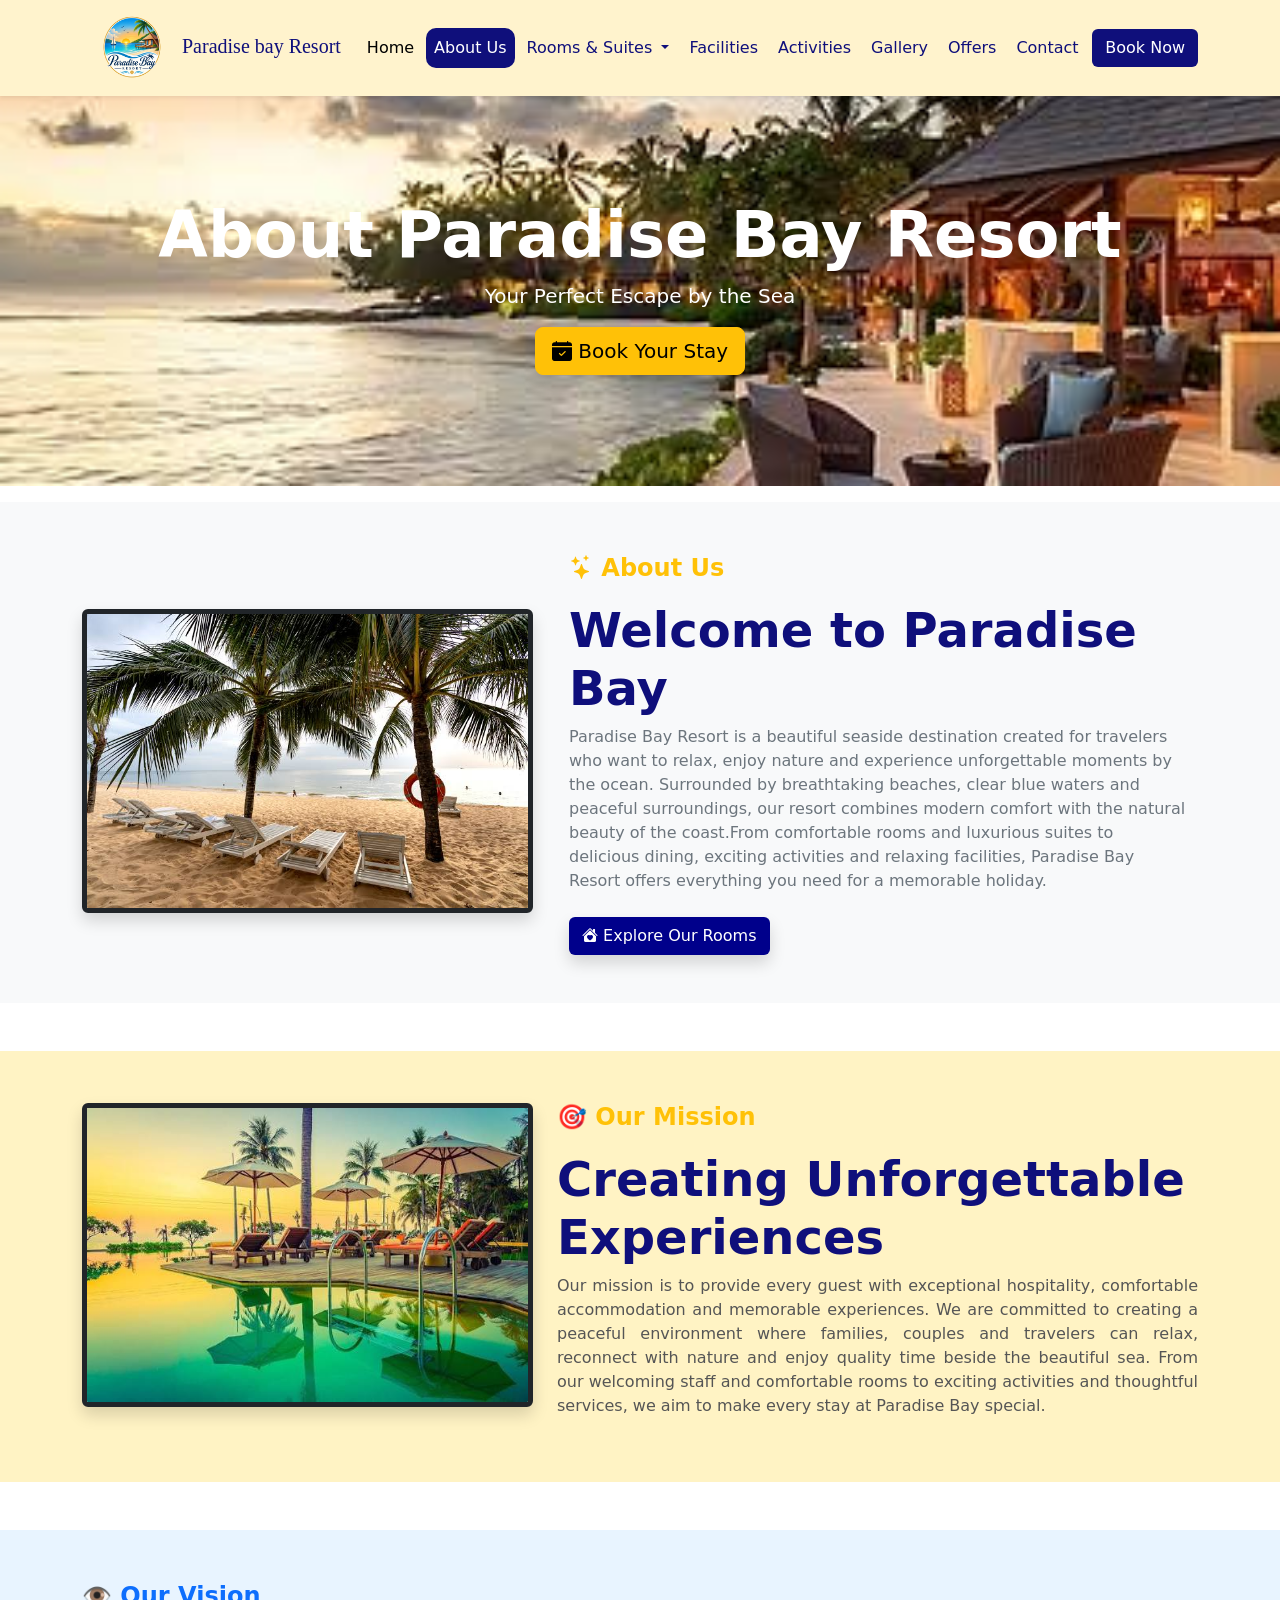
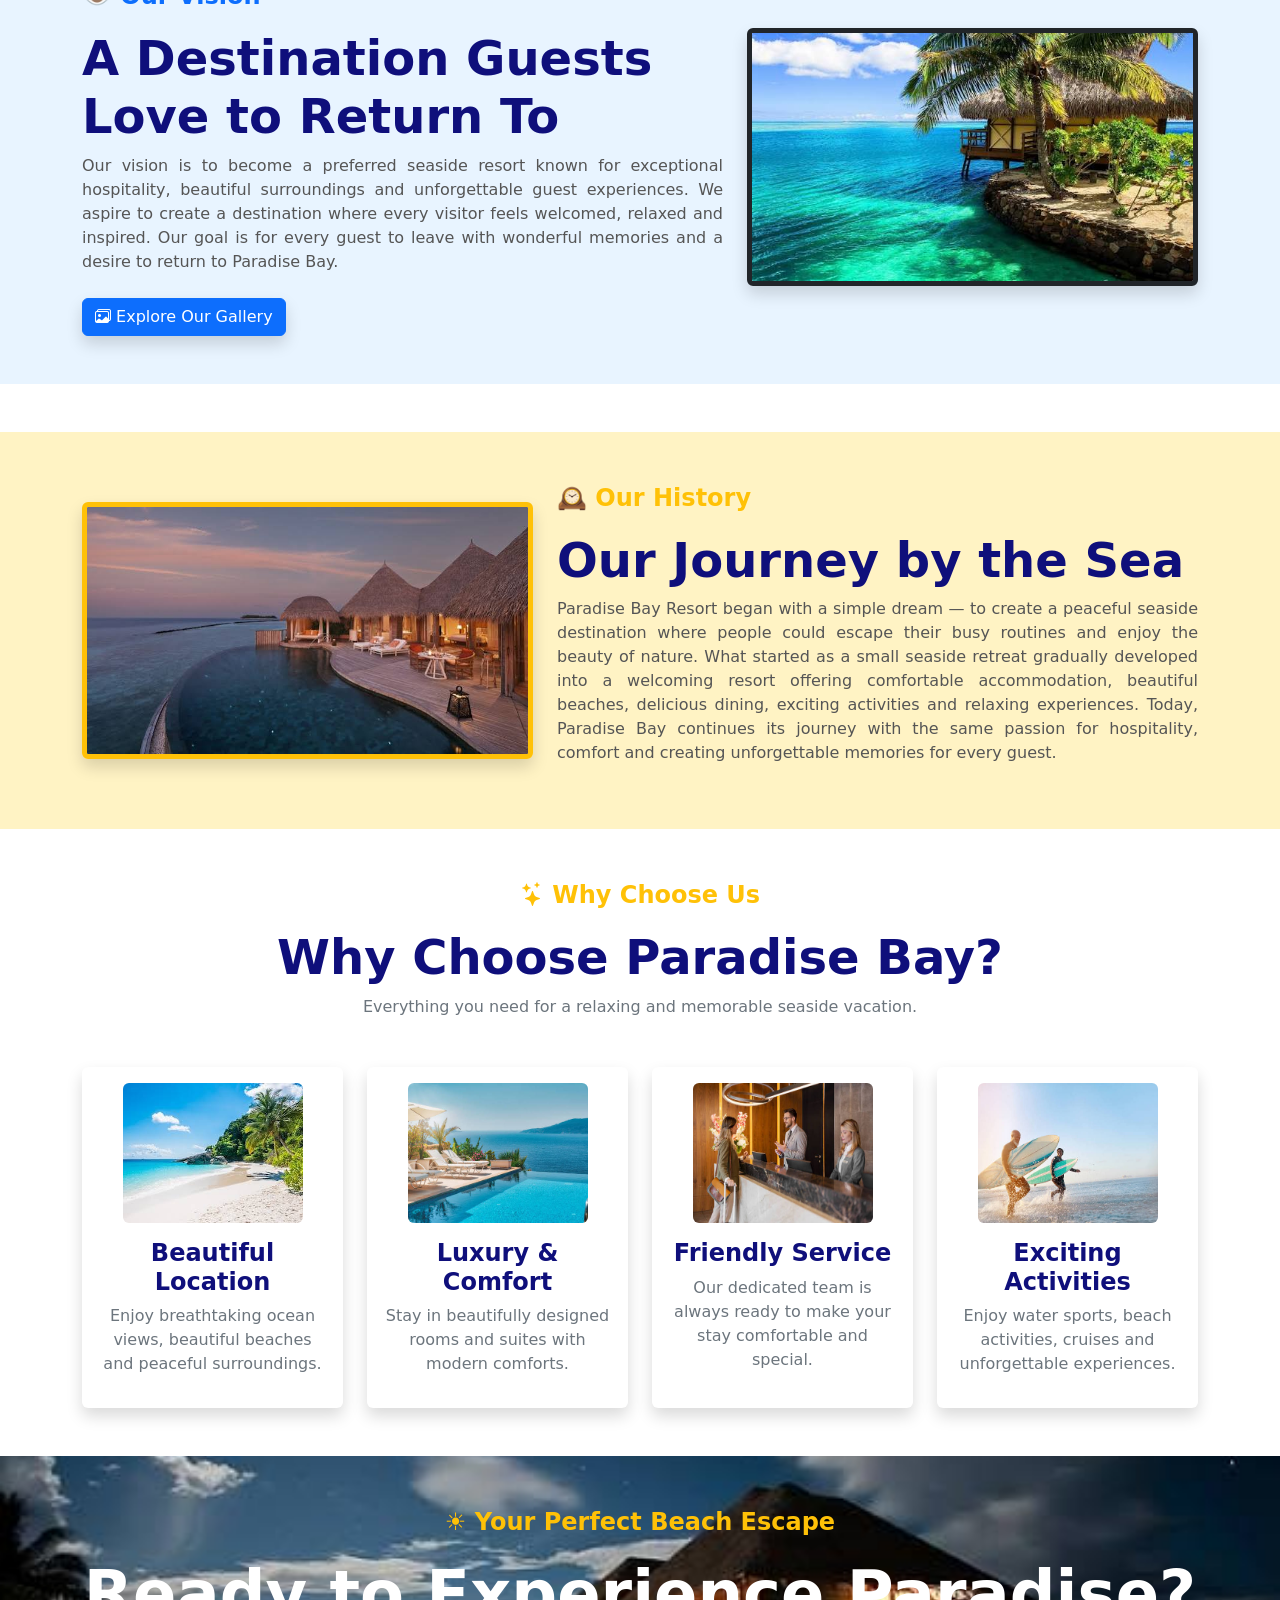
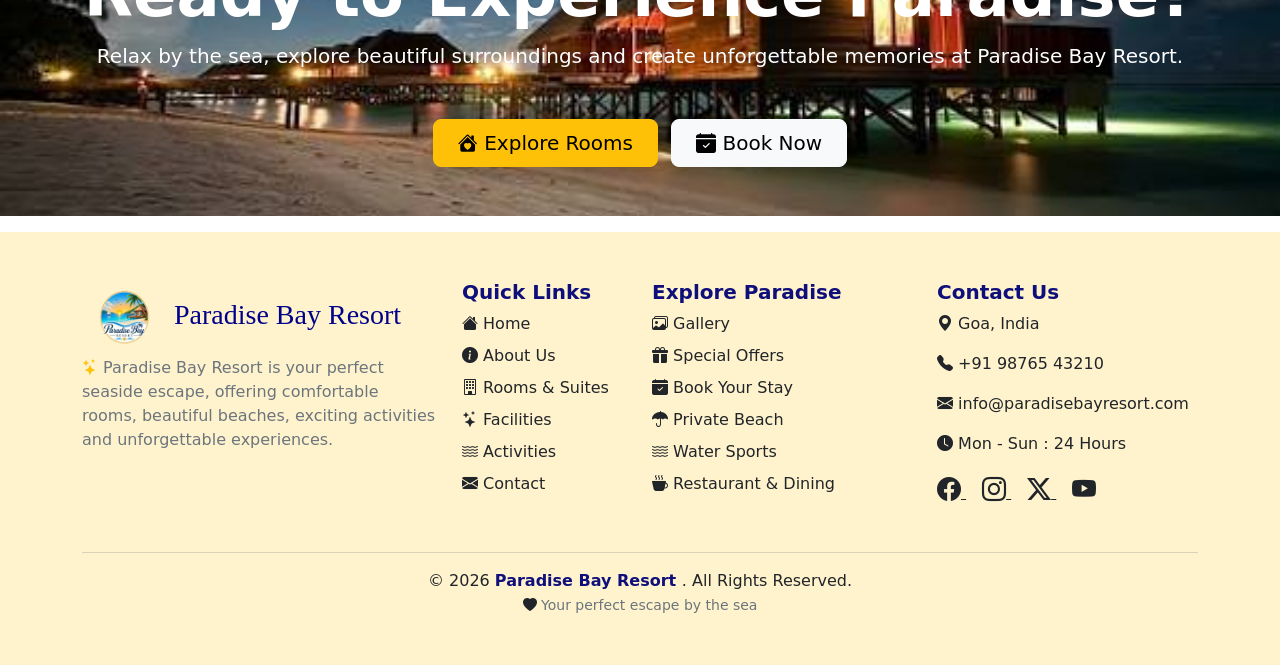
<file: about.html>
<!doctype html>
<html lang="en">
  <head>
    <meta charset="utf-8">
    <meta name="viewport" content="width=device-width, initial-scale=1">
    <title>About Paradise Bay Resort | Beach Resort</title>
    <link href="https://cdn.jsdelivr.net/npm/bootstrap@5.3.8/dist/css/bootstrap.min.css" rel="stylesheet" integrity="sha384-sRIl4kxILFvY47J16cr9ZwB07vP4J8+LH7qKQnuqkuIAvNWLzeN8tE5YBujZqJLB" crossorigin="anonymous">
    <link rel="stylesheet" href="https://cdn.jsdelivr.net/npm/bootstrap-icons@1.13.1/font/bootstrap-icons.min.css">
    <link rel="icon" type="image/x-icon" href="images/resort_icon.png">
    <link
    rel="canonical"
    href="https://marathenehaa.github.io/Beach_resort_booking/about.html">
    <meta
    name="description"
    content="Learn about Paradise Bay Resort, our comfortable accommodations, premium facilities, seaside experiences and commitment to creating memorable stays.">
    <link rel="stylesheet" href="css/style.css">
  </head>
  <body>
    <script src="https://cdn.jsdelivr.net/npm/bootstrap@5.3.8/dist/js/bootstrap.bundle.min.js" integrity="sha384-FKyoEForCGlyvwx9Hj09JcYn3nv7wiPVlz7YYwJrWVcXK/BmnVDxM+D2scQbITxI" crossorigin="anonymous"></script>
 <!-- Header start -->
<header>
    <nav class="navbar navbar-expand-lg bg-warning-subtle shadow-sm fixed-top">
        <div class="container">
            <!-- Logo and Website Name -->
<a class="navbar-brand" href="index.html" style="color: rgb(15, 15, 123); font-family: 'Great Vibes', cursive;">
      <img src="images/resort_icon.png" alt="Logo" width="100" height="70" class="d-inline-block">Paradise bay Resort</a>
            <!-- Mobile Menu Button -->
            <button class="navbar-toggler"
                    type="button"
                    data-bs-toggle="collapse"
                    data-bs-target="#navbarSupportedContent"
                    aria-controls="navbarSupportedContent"
                    aria-expanded="false"
                    aria-label="Toggle navigation">
                <span class="navbar-toggler-icon"></span>
            </button>
            <!-- Navbar Content -->
            <div class="collapse navbar-collapse"
                 id="navbarSupportedContent">
                <!-- Navigation Links -->
                <ul class="navbar-nav me-auto mb-2 mb-lg-0">
                    <!-- Home -->
                    <li class="nav-item">
                        <a class="nav-link active"
                           href="index.html">
                            Home
                        </a>
                    </li>
                    <!-- About Us -->
                    <li class="nav-item">
                        <a class="nav-link active"
                         style="background-color: rgb(15, 15, 123); color: white;"
                         aria-current="page"
                           href="about.html">
                            About Us
                        </a>
                    </li>
                    <!-- Rooms Dropdown -->
                    <li class="nav-item dropdown">
                        <a class="nav-link dropdown-toggle"
                           href="rooms.html"
                           role="button"
                           data-bs-toggle="dropdown"
                           aria-expanded="false">
                            Rooms & Suites
                        </a>
                        <ul class="dropdown-menu">
                            <li>
                                <a class="dropdown-item"
                                   href="rooms.html">
                                    All Rooms
                                </a>
                            </li>
                            <li>
                                <a class="dropdown-item"
                                   href="deluxe_room.html">
                                    Deluxe Room
                                </a>
                            </li>
                            <li>
                                <a class="dropdown-item"
                                   href="ocean_view.html">
                                    Ocean View Room
                                </a>
                            </li>
                            <li>
                                <a class="dropdown-item"
                                   href="beach_villa.html">
                                    Beach Villa
                                </a>
                            </li>
                            <li>
                                <a class="dropdown-item"
                                   href="presidential_suite.html">
                                    Presidential Suite
                                </a>
                            </li>
                        </ul>
                    </li>
                    <!-- Facilities -->
                    <li class="nav-item">
                        <a class="nav-link"
                           href="facilities.html">
                            Facilities
                        </a>
                    </li>
                    <!-- Activities -->
                    <li class="nav-item">
                        <a class="nav-link"
                           href="activities.html">
                            Activities
                        </a>
                    </li>
                    <!-- Gallery -->
                    <li class="nav-item">
                        <a class="nav-link"
                           href="gallery.html">
                            Gallery
                        </a>
                    </li>
                    <!-- Offers -->
                    <li class="nav-item">
                        <a class="nav-link"
                           href="offers.html">
                            Offers
                        </a>
                    </li>
                    <!-- Contact -->
                    <li class="nav-item">
                        <a class="nav-link"
                           href="contact.html">
                            Contact
                        </a>
                    </li>
                </ul>
                <!-- Book Now Button -->
                <a href="booking.html"
                   class="btn" style="background-color: rgb(15, 15, 123); color: white;">
                    Book Now
                </a>
            </div>
        </div>
    </nav>
</header>
<!-- Header end -->

<!--  ABOUT PAGE BANNER  -->
<section class="d-flex align-items-center justify-content-center text-center"
         style="background-image: url('images/resort_banner5.jpg');
                background-size: cover;
                background-position: center;
                height: 400px;">
    <div>
        <h1 class="display-3 fw-bold" style="color: white">
            About Paradise Bay Resort
        </h1>
        <p class="lead text-white">
            Your Perfect Escape by the Sea
        </p>
        <a href="booking.html"
           class="btn btn-warning btn-lg shadow">
            <i class="bi bi-calendar-check-fill"></i>
            Book Your Stay
        </a>
    </div>
</section>

<!--  ABOUT US  -->
<section class="bg-light mt-3 p-4">
    <div class="container">
        <div class="row align-items-center">
            <!-- About Image -->
            <div class="col-md-5 mt-3">
                <img src="images/resort_banner9.jpg"
                     class="img-fluid rounded shadow border border-5 border-dark"
                     alt="Paradise Bay Resort"
                     width="600"
                     height="600">
            </div>
            <!-- About Content -->
            <div class="col-md-7 p-4">
                <p class="text-warning fw-bold fs-4">
                    <i class="bi bi-stars"></i>
                    About Us
                </p>
                <h2 class="display-5 fw-bold"
                    style="color:rgb(15,15,123);">
                    Welcome to Paradise Bay
                </h2>
                <p class="text-secondary">
                    Paradise Bay Resort is a beautiful seaside destination
                    created for travelers who want to relax, enjoy nature
                    and experience unforgettable moments by the ocean. Surrounded by breathtaking beaches, clear blue waters
                    and peaceful surroundings, our resort combines modern
                    comfort with the natural beauty of the coast.From comfortable rooms and luxurious suites to
                    delicious dining, exciting activities and relaxing
                    facilities, Paradise Bay Resort offers everything
                    you need for a memorable holiday.
                </p>
                <a href="rooms.html"
                   class="btn shadow mt-2"
                   style="background-color:darkblue;
                          color:white;">
                    <i class="bi bi-house-heart-fill"></i>
                    Explore Our Rooms
                </a>
            </div>
        </div>
    </div>
</section>

<!--  MISSION  -->
<section class="p-5 mt-5"
         style="background-color:#fff3c4;">
    <div class="container">
        <div class="row align-items-center">
            <!-- Mission Image -->
            <div class="col-lg-5 mb-4">
                <img src="images/resort_banner4.jpg"
                     class="img-fluid rounded shadow border border-5 border-dark"
                     alt="Our Mission"
                     width="500"
                     height="400">
            </div>
            <!-- Mission Content -->
            <div class="col-lg-7">
                <p class="text-warning fw-bold fs-4">
                    🎯 Our Mission
                </p>
                <h2 class="display-5 fw-bold"
                style="color:rgb(15,15,123);">
                    Creating Unforgettable Experiences
                </h2>
                <p style="color:#555;
                          text-align:justify;">
                    Our mission is to provide every guest with exceptional
                    hospitality, comfortable accommodation and memorable
                    experiences.
                    We are committed to creating a peaceful environment
                    where families, couples and travelers can relax,
                    reconnect with nature and enjoy quality time beside
                    the beautiful sea. From our welcoming staff and comfortable rooms to
                    exciting activities and thoughtful services, we aim
                    to make every stay at Paradise Bay special.
                </p>
            </div>
        </div>
    </div>
</section>

<!-- VISION  -->
<section class="mt-5 p-5"
         style="background-color:#e8f4ff;">
    <div class="container">
        <div class="row align-items-center">
            <!-- Vision Content -->
            <div class="col-lg-7">
                <p class="text-primary fw-bold fs-4">
                    👁️ Our Vision
                </p>
                <h2 class="display-5 fw-bold"
                style="color:rgb(15,15,123);">
                    A Destination Guests Love to Return To
                </h2>
                <p style="color:#555;
                          text-align:justify;">
                    Our vision is to become a preferred seaside resort
                    known for exceptional hospitality, beautiful
                    surroundings and unforgettable guest experiences.
                    We aspire to create a destination where every visitor
                    feels welcomed, relaxed and inspired. Our goal is for
                    every guest to leave with wonderful memories and a
                    desire to return to Paradise Bay.
                </p>
                <a href="gallery.html"
                   class="btn btn-primary shadow mt-2">
                    <i class="bi bi-images"></i>
                    Explore Our Gallery
                </a>
            </div>
            <!-- Vision Image -->
            <div class="col-lg-5 text-center">
                <img src="images/resort_banner8.jpg"
                     class="img-fluid rounded shadow border border-5 border-dark"
                     alt="Our Vision"
                     width="500"
                     height="400">
            </div>
        </div>
    </div>
</section>

<!-- HISTORY -->
<section class="p-5 mt-5"
         style="background-color:#fff3c4;">
    <div class="container">
        <div class="row align-items-center">
            <!-- History Image -->
            <div class="col-lg-5 text-center">
                <img src="images/resort_history1.jpg"
                     class="img-fluid rounded shadow border border-5 border-warning"
                     alt="Our History"
                     width="500"
                     height="400">
            </div>
            <!-- History Content -->
            <div class="col-lg-7">
                <p class="text-warning fw-bold fs-4">
                    🕰️ Our History
                </p>
                <h2 class="display-5 fw-bold"
                    style="color:rgb(15,15,123);">
                    Our Journey by the Sea
                </h2>
                <p style="color:#555;
                          text-align:justify;">
                    Paradise Bay Resort began with a simple dream —
                    to create a peaceful seaside destination where people
                    could escape their busy routines and enjoy the beauty
                    of nature. What started as a small seaside retreat gradually
                    developed into a welcoming resort offering comfortable
                    accommodation, beautiful beaches, delicious dining,
                    exciting activities and relaxing experiences. Today, Paradise Bay continues its journey with the
                    same passion for hospitality, comfort and creating
                    unforgettable memories for every guest.
                </p>
            </div>
        </div>
    </div>
</section>

<!-- WHY CHOOSE US  -->
<section class="py-5">
    <div class="container">
        <!-- Heading -->
        <div class="text-center mb-5">
            <p class="text-warning fw-bold fs-4">
                <i class="bi bi-stars"></i>
                Why Choose Us
            </p>
            <h2 class="display-5 fw-bold"
                style="color:rgb(15,15,123);">
                Why Choose Paradise Bay?
            </h2>
            <p class="text-secondary">
                Everything you need for a relaxing and memorable
                seaside vacation.
            </p>
        </div>
        <div class="row g-4">
            <!-- Card 1 -->
            <div class="col-md-6 col-lg-3">
                <div class="card h-100 shadow border-0 text-center">
                    <div class="card-body">
                        <img src="images/beach_img1.jpg"
                             width="180"
                             height="140"
                             class="rounded mb-3"
                             alt="Beautiful Beach">
                        <h4 class="fw-bold"
                            style="color:rgb(15,15,123);">
                            Beautiful Location
                        </h4>
                        <p class="text-secondary">
                            Enjoy breathtaking ocean views, beautiful
                            beaches and peaceful surroundings.
                        </p>
                    </div>
                </div>
            </div>
            <!-- Card 2 -->
            <div class="col-md-6 col-lg-3">
                <div class="card h-100 shadow border-0 text-center">
                    <div class="card-body">
                        <img src="images/luxuryroom_img2.jpg"
                             width="180"
                             height="140"
                             class="rounded mb-3"
                             alt="Luxury Room">
                        <h4 class="fw-bold"
                            style="color:rgb(15,15,123);">
                            Luxury & Comfort
                        </h4>
                        <p class="text-secondary">
                            Stay in beautifully designed rooms and suites
                            with modern comforts.
                        </p>
                    </div>
                </div>
            </div>
            <!-- Card 3 -->
            <div class="col-md-6 col-lg-3">
                <div class="card h-100 shadow border-0 text-center">
                    <div class="card-body">
                        <img src="images/service_img1.jpg"
                             width="180"
                             height="140"
                             class="rounded mb-3"
                             alt="Resort Service">
                        <h4 class="fw-bold"
                            style="color:rgb(15,15,123);">
                            Friendly Service
                        </h4>
                        <p class="text-secondary">
                            Our dedicated team is always ready to make
                            your stay comfortable and special.
                        </p>
                    </div>
                </div>
            </div>
            <!-- Card 4 -->
            <div class="col-md-6 col-lg-3">
                <div class="card h-100 shadow border-0 text-center">
                    <div class="card-body">
                        <img src="images/activities_img1.jpg"
                             width="180"
                             height="140"
                             class="rounded mb-3"
                             alt="Resort Activities">
                        <h4 class="fw-bold"
                            style="color:rgb(15,15,123);">
                            Exciting Activities
                        </h4>
                        <p class="text-secondary">
                            Enjoy water sports, beach activities,
                            cruises and unforgettable experiences.
                        </p>
                    </div>
                </div>
            </div>
        </div>
    </div>
</section>

<!-- CALL TO ACTION  -->
<section class="mb-3 p-5 text-center"
         style="background-image:url('images/backg_img1.jpg');
                background-size:cover;
                background-position:center;
                height:360px;">
    <div class="container">
        <p class="text-warning fw-bold fs-4">
            ☀️ Your Perfect Beach Escape
        </p>
        <h2 class="display-3 fw-bold text-white">
            Ready to Experience Paradise?
        </h2>
        <p class="text-white fs-5">
            Relax by the sea, explore beautiful surroundings and
            create unforgettable memories at Paradise Bay Resort.
        </p>
        <div class="mt-5">
            <a href="rooms.html"
               class="btn btn-warning btn-lg px-4 me-2 shadow">
                <i class="bi bi-house-heart-fill"></i>
                Explore Rooms
            </a>
            <a href="booking.html"
               class="btn btn-light btn-lg px-4 shadow">
                <i class="bi bi-calendar-check-fill"></i>
                Book Now
            </a>
        </div>
    </div>
</section>

 <!-- Footer Section Start -->
<footer class="py-5 bg-warning-subtle">
    <div class="container">
        <div class="row">
            <!-- About -->
            <div class="col-lg-4 col-md-6 mb-4">
                <h3 class="fw-bold"
                    style="color: rgb(15,15,123);">
                    <h3 style="color: darkblue; font-family: 'Great Vibes', cursive;">
                        <img src="images/resort_icon.png" alt="Logo" width="85" height="60" class="d-inline-block"></a>
                  Paradise Bay Resort
                </h3>
                </h3>
                <p class="text-secondary">
                    <i class="bi bi-stars text-warning"></i>

                    Paradise Bay Resort is your perfect seaside
                    escape, offering comfortable rooms, beautiful
                    beaches, exciting activities and unforgettable
                    experiences.
                </p>
            </div>
            <!-- Quick Links -->
            <div class="col-lg-2 col-md-6 mb-4">
                <h5 class="fw-bold"
                    style="color: rgb(15,15,123);">
                    Quick Links
                </h5>
                <ul class="list-unstyled">
                    <li class="mb-2">
                        <a href="index.html"
                          class="text-decoration-none text-dark">
                            <i class="bi bi-house-fill text-dark"></i>
                            Home
                        </a>
                    </li>
                    <li class="mb-2">
                        <a href="about.html"
                           class="text-decoration-none text-dark">
                            <i class="bi bi-info-circle-fill text-dark"></i>
                            About Us
                        </a>
                    </li>
                    <li class="mb-2">
                        <a href="rooms.html"
                           class="text-decoration-none text-dark">
                            <i class="bi bi-building text-dark"></i>
                            Rooms & Suites
                        </a>
                    </li>
                    <li class="mb-2">
                        <a href="facilities.html"
                           class="text-decoration-none text-dark">
                            <i class="bi bi-stars text-dark"></i>
                            Facilities
                        </a>
                    </li>
                    <li class="mb-2">
                        <a href="activities.html"
                           class="text-decoration-none text-dark">
                            <i class="bi bi-water text-dark"></i>
                            Activities
                        </a>
                    </li>
                    <li>
                        <a href="contact.html"
                           class="text-decoration-none text-dark">
                            <i class="bi bi-envelope-fill text-dark"></i>
                            Contact
                        </a>
                    </li>
                </ul>
            </div>
            <!-- Explore -->
            <div class="col-lg-3 col-md-6 mb-4">
                <h5 class="fw-bold"
                    style="color: rgb(15,15,123);">
                    Explore Paradise
                </h5>
                <ul class="list-unstyled">
                    <li class="mb-2">
                        <a href="gallery.html"
                           class="text-decoration-none text-dark">
                            <i class="bi bi-images text-dark"></i>
                            Gallery
                        </a>
                    </li>
                    <li class="mb-2">
                        <a href="offers.html"
                           class="text-decoration-none text-dark">
                            <i class="bi bi-gift-fill text-dark"></i>
                            Special Offers
                        </a>
                    </li>
                    <li class="mb-2">
                        <a href="booking.html"
                           class="text-decoration-none text-dark">
                            <i class="bi bi-calendar-check-fill text-dark"></i>
                            Book Your Stay
                        </a>
                    </li>
                    <li class="mb-2">
                        <i class="bi bi-umbrella-fill text-dark"></i>
                        Private Beach
                    </li>
                    <li class="mb-2">
                        <i class="bi bi-water text-dark"></i>
                        Water Sports
                    </li>
                    <li>
                        <i class="bi bi-cup-hot-fill text-dark"></i>
                        Restaurant & Dining
                    </li>
                </ul>
            </div>
            <!-- Contact -->
            <div class="col-lg-3 col-md-6 mb-4">
                <h5 class="fw-bold"
                    style="color: rgb(15,15,123);">
                    Contact Us
                </h5>
                <p class="text-dark">
                    <i class="bi bi-geo-alt-fill text-dark"></i>
                    Goa, India
                </p>
                <p class="text-dark">
                    <i class="bi bi-telephone-fill text-dark"></i>
                    +91 98765 43210
                </p>
                <p class="text-dark">
                    <i class="bi bi-envelope-fill text-dark"></i>
                    info@paradisebayresort.com
                </p>
                <p class="text-dark">
                    <i class="bi bi-clock-fill text-dark"></i>
                    Mon - Sun : 24 Hours
                </p>
                <!-- Social Icons -->
                <div class="mt-3">
                    <a href="https://www.facebook.com/"
                       target="_blank"
                       class="me-3 text-dark">
                        <i class="bi bi-facebook fs-4"></i>
                    </a>
                    <a href="https://www.instagram.com/"
                       target="_blank"
                       class="me-3 text-dark">
                        <i class="bi bi-instagram fs-4"></i>
                    </a>
                    <a href="https://x.com/"
                       target="_blank"
                       class="me-3 text-dark">
                        <i class="bi bi-twitter-x fs-4"></i>
                    </a>
                    <a href="https://www.youtube.com/"
                       target="_blank"
                       class="text-dark">
                        <i class="bi bi-youtube fs-4"></i>
                    </a>
                </div>
            </div>
        </div>
        <hr class="border-secondary">
        <!-- Copyright -->
        <div class="text-center text-dark">
            <p class="mb-0">
                © 2026
                <strong style="color: rgb(15,15,123);">
                    Paradise Bay Resort
                </strong>
                . All Rights Reserved.
            </p>
            <small class="text-secondary">
                <i class="bi bi-heart-fill text-dark"></i>
                Your perfect escape by the sea
            </small>
        </div>
    </div>
</footer>
<!-- Footer Section End -->
  </body>
</html>
</file>
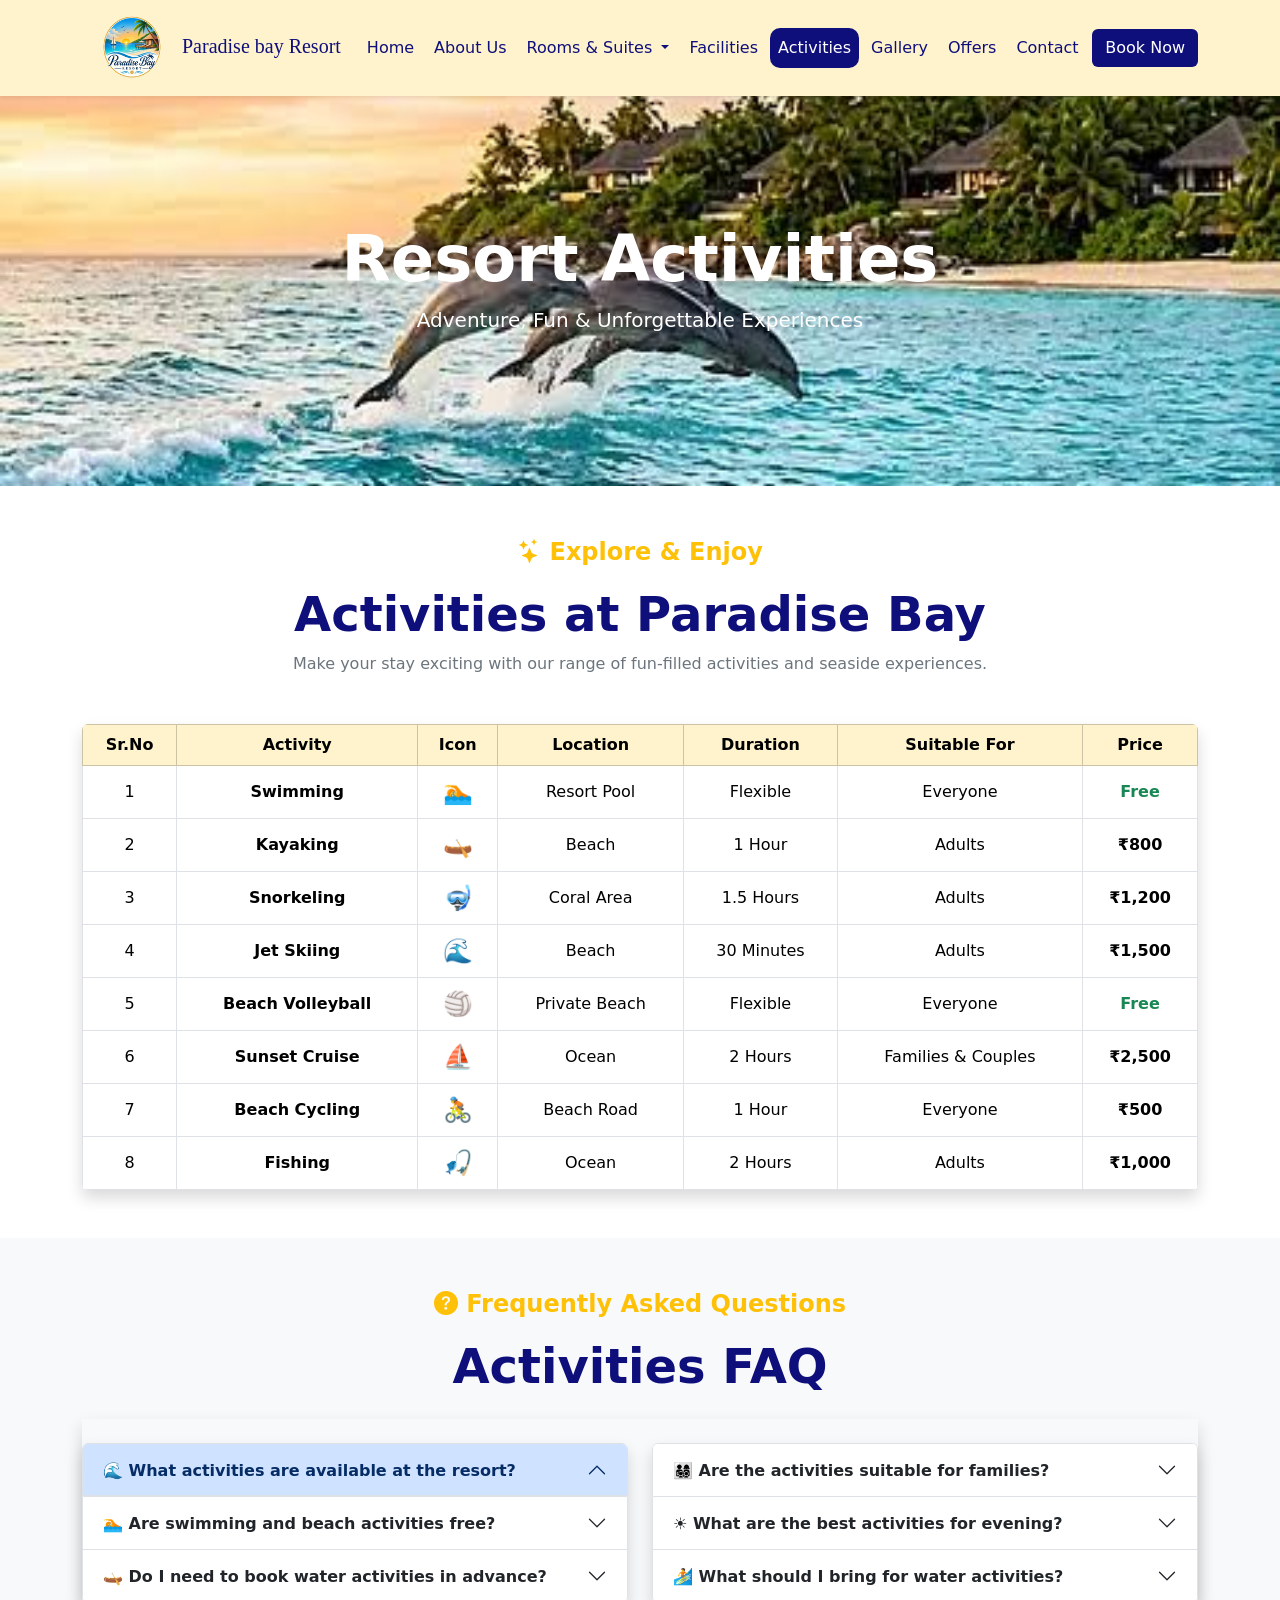
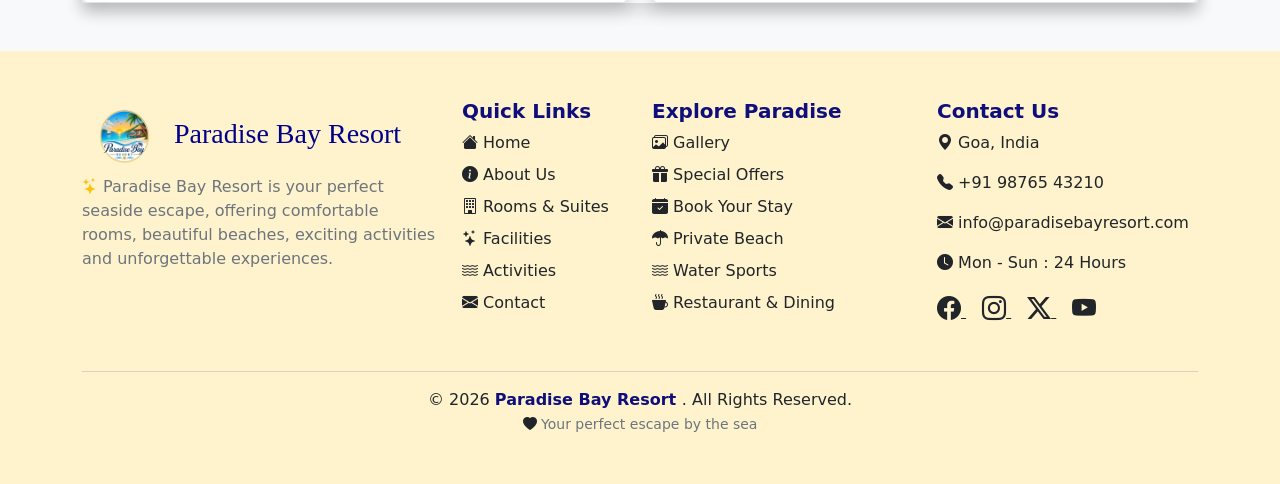
<file: activities.html>
<!doctype html>
<html lang="en">
  <head>
    <meta charset="utf-8">
    <meta name="viewport" content="width=device-width, initial-scale=1">
    <title>Resort Activities | Paradise Bay Resort</title>    <link href="https://cdn.jsdelivr.net/npm/bootstrap@5.3.8/dist/css/bootstrap.min.css" rel="stylesheet" integrity="sha384-sRIl4kxILFvY47J16cr9ZwB07vP4J8+LH7qKQnuqkuIAvNWLzeN8tE5YBujZqJLB" crossorigin="anonymous">
    <link rel="icon" type="image/x-icon" href="images/resort_icon.png">
    <link
    rel="canonical"
    href="https://marathenehaa.github.io/Beach_resort_booking/activities.html">
    <meta
    name="description"
    content="Discover exciting resort activities at Paradise Bay Resort and enjoy fun, relaxation and memorable experiences by the sea.">
    <link rel="stylesheet" href="css/style.css">

  </head>
  <body>
    <script src="https://cdn.jsdelivr.net/npm/bootstrap@5.3.8/dist/js/bootstrap.bundle.min.js" integrity="sha384-FKyoEForCGlyvwx9Hj09JcYn3nv7wiPVlz7YYwJrWVcXK/BmnVDxM+D2scQbITxI" crossorigin="anonymous"></script>
    <link rel="stylesheet" href="https://cdn.jsdelivr.net/npm/bootstrap-icons@1.13.1/font/bootstrap-icons.min.css">

 <!-- Header start -->
<header>

    <nav class="navbar navbar-expand-lg bg-warning-subtle shadow-sm fixed-top">

        <div class="container">

            <!-- Logo and Website Name -->
<a class="navbar-brand" href="index.html" style="color: rgb(15, 15, 123); font-family: 'Great Vibes', cursive;">
      <img src="images/resort_icon.png" alt="Logo" width="100" height="70" class="d-inline-block">Paradise bay Resort</a>


            <!-- Mobile Menu Button -->
            <button class="navbar-toggler"
                    type="button"
                    data-bs-toggle="collapse"
                    data-bs-target="#navbarSupportedContent"
                    aria-controls="navbarSupportedContent"
                    aria-expanded="false"
                    aria-label="Toggle navigation">

                <span class="navbar-toggler-icon"></span>

            </button>


            <!-- Navbar Content -->
            <div class="collapse navbar-collapse"
                 id="navbarSupportedContent">


                <!-- Navigation Links -->
                <ul class="navbar-nav me-auto mb-2 mb-lg-0">


                    <!-- Home -->
                    <li class="nav-item">

                        <a class="nav-link"
                           href="index.html">

                            Home

                        </a>

                    </li>


                    <!-- About Us -->
                    <li class="nav-item">

                        <a class="nav-link"
                           href="about.html">

                            About Us

                        </a>

                    </li>


                    <!-- Rooms Dropdown -->
                    <li class="nav-item dropdown">

                        <a class="nav-link dropdown-toggle"
                           href="rooms.html"
                           role="button"
                           data-bs-toggle="dropdown"
                           aria-expanded="false">

                            Rooms & Suites

                        </a>


                        <ul class="dropdown-menu">

                            <li>
                                <a class="dropdown-item"
                                   href="rooms.html">

                                    All Rooms

                                </a>
                            </li>

                            <li>
                                <a class="dropdown-item"
                                   href="deluxe_room.html">

                                    Deluxe Room

                                </a>
                            </li>

                            <li>
                                <a class="dropdown-item"
                                   href="ocean_view.html">

                                    Ocean View Room

                                </a>
                            </li>

                            <li>
                                <a class="dropdown-item"
                                   href="beach_villa.html">

                                    Beach Villa

                                </a>
                            </li>

                            <li>
                                <a class="dropdown-item"
                                   href="presidential_suite.html">

                                    Presidential Suite

                                </a>
                            </li>

                        </ul>

                    </li>


                    <!-- Facilities -->
                    <li class="nav-item">

                        <a class="nav-link"
                           href="facilities.html">

                            Facilities

                        </a>

                    </li>


                    <!-- Activities -->
                    <li class="nav-item">

                        <a class="nav-link active"
                         style="background-color: rgb(15, 15, 123); color: white;"
                         aria-current="page"
                           href="activities.html">

                            Activities

                        </a>

                    </li>


                    <!-- Gallery -->
                    <li class="nav-item">

                        <a class="nav-link"
                           href="gallery.html">

                            Gallery

                        </a>

                    </li>


                    <!-- Offers -->
                    <li class="nav-item">

                        <a class="nav-link"
                           href="offers.html">

                            Offers

                        </a>

                    </li>


                    <!-- Contact -->
                    <li class="nav-item">

                        <a class="nav-link"
                           href="contact.html">

                            Contact

                        </a>

                    </li>

                </ul>


                <!-- Book Now Button -->
                <a href="booking.html"
                   class="btn" style="background-color: rgb(15, 15, 123); color: white;">

                    Book Now

                </a>


            </div>

        </div>

    </nav>

</header>
<!-- Header end -->

<!--  ACTIVITIES BANNER  -->

<section class="d-flex align-items-center justify-content-center text-center"
         style="background-image:url('images/resort_banner11.jpg');
                background-size:cover;
                background-position:center;
                height:400px;">

    <div>

       
        <h1 class="display-3 fw-bold text-white">

            Resort Activities

        </h1>

        <p class="lead text-white">

            Adventure, Fun & Unforgettable Experiences

        </p>

    </div>

</section>


<!--  ACTIVITIES TABLE  -->

<section class="py-5">

    <div class="container">

        <div class="text-center mb-5">

            <p class="text-warning fw-bold fs-4">

                <i class="bi bi-stars"></i>
                Explore & Enjoy

            </p>

            <h2 class="display-5 fw-bold"
                style="color:rgb(15,15,123);">

                Activities at Paradise Bay

            </h2>

    

            <p class="text-secondary">

                Make your stay exciting with our range of
                fun-filled activities and seaside experiences.

            </p>

        </div>


        <!-- Table -->

        <div class="table-responsive shadow rounded">

            <table class="table table-bordered table-hover
                          align-middle text-center mb-0">

                <thead class="table-warning">

                    <tr>

                        <th>
                            Sr.No
                        </th>

                        <th>
                            Activity
                        </th>

                        <th>
                            Icon
                        </th>

                        <th>
                            Location
                        </th>

                        <th>
                            Duration
                        </th>

                        <th>
                            Suitable For
                        </th>

                        <th>
                            Price
                        </th>

                    </tr>

                </thead>


                <tbody>


                    <!-- Activity 1 -->

                    <tr>

                        <td>
                            1
                        </td>

                        <td class="fw-bold">
                            Swimming
                        </td>

                        <td class="fs-4">
                            🏊
                        </td>

                        <td>
                            Resort Pool
                        </td>

                        <td>
                            Flexible
                        </td>

                        <td>
                            Everyone
                        </td>

                        <td class="text-success fw-bold">
                            Free
                        </td>

                    </tr>


                    <!-- Activity 2 -->

                    <tr>

                        <td>
                            2
                        </td>

                        <td class="fw-bold">
                            Kayaking
                        </td>

                        <td class="fs-4">
                            🛶
                        </td>

                        <td>
                            Beach
                        </td>

                        <td>
                            1 Hour
                        </td>

                        <td>
                            Adults
                        </td>

                        <td class="fw-bold">
                            ₹800
                        </td>

                    </tr>


                    <!-- Activity 3 -->

                    <tr>

                        <td>
                            3
                        </td>

                        <td class="fw-bold">
                            Snorkeling
                        </td>

                        <td class="fs-4">
                            🤿
                        </td>

                        <td>
                            Coral Area
                        </td>

                        <td>
                            1.5 Hours
                        </td>

                        <td>
                            Adults
                        </td>

                        <td class="fw-bold">
                            ₹1,200
                        </td>

                    </tr>


                    <!-- Activity 4 -->

                    <tr>

                        <td>
                            4
                        </td>

                        <td class="fw-bold">
                            Jet Skiing
                        </td>

                        <td class="fs-4">
                            🌊
                        </td>

                        <td>
                            Beach
                        </td>

                        <td>
                            30 Minutes
                        </td>

                        <td>
                            Adults
                        </td>

                        <td class="fw-bold">
                            ₹1,500
                        </td>

                    </tr>


                    <!-- Activity 5 -->

                    <tr>

                        <td>
                            5
                        </td>

                        <td class="fw-bold">
                            Beach Volleyball
                        </td>

                        <td class="fs-4">
                            🏐
                        </td>

                        <td>
                            Private Beach
                        </td>

                        <td>
                            Flexible
                        </td>

                        <td>
                            Everyone
                        </td>

                        <td class="text-success fw-bold">
                            Free
                        </td>

                    </tr>


                    <!-- Activity 6 -->

                    <tr>

                        <td>
                            6
                        </td>

                        <td class="fw-bold">
                            Sunset Cruise
                        </td>

                        <td class="fs-4">
                            ⛵
                        </td>

                        <td>
                            Ocean
                        </td>

                        <td>
                            2 Hours
                        </td>

                        <td>
                            Families & Couples
                        </td>

                        <td class="fw-bold">
                            ₹2,500
                        </td>

                    </tr>


                    <!-- Activity 7 -->

                    <tr>

                        <td>
                            7
                        </td>

                        <td class="fw-bold">
                            Beach Cycling
                        </td>

                        <td class="fs-4">
                            🚴
                        </td>

                        <td>
                            Beach Road
                        </td>

                        <td>
                            1 Hour
                        </td>

                        <td>
                            Everyone
                        </td>

                        <td class="fw-bold">
                            ₹500
                        </td>

                    </tr>


                    <!-- Activity 8 -->

                    <tr>

                        <td>
                            8
                        </td>

                        <td class="fw-bold">
                            Fishing
                        </td>

                        <td class="fs-4">
                            🎣
                        </td>

                        <td>
                            Ocean
                        </td>

                        <td>
                            2 Hours
                        </td>

                        <td>
                            Adults
                        </td>

                        <td class="fw-bold">
                            ₹1,000
                        </td>

                    </tr>


                </tbody>

            </table>

        </div>

    </div>

</section>


<!--  FAQ  -->



<section class="py-5 bg-light">

    <div class="container">

        <div class="text-center mb-5">

            <p class="text-warning fw-bold fs-4">

                <i class="bi bi-question-circle-fill"></i>
                Frequently Asked Questions

            </p>

            <h2 class="display-5 fw-bold"
                style="color:rgb(15,15,123);">

                Activities FAQ

            </h2>

        </div>


        <!-- Main Accordion -->

        <div class="accordion shadow"
             id="activitiesFAQ">

            <div class="row g-4">


                <!--  LEFT CARD  -->

                <div class="col-md-6">

                    <div class="card border-0 shadow h-100">

                        <div class="card-body p-0">


                            <!-- FAQ 1 -->

                            <div class="accordion-item">

                                <h2 class="accordion-header">

                                    <button class="accordion-button fw-bold"
                                            type="button"
                                            data-bs-toggle="collapse"
                                            data-bs-target="#faqOne"
                                            aria-expanded="true"
                                            aria-controls="faqOne">

                                        🌊 What activities are available at the resort?

                                    </button>

                                </h2>

                                <div id="faqOne"
                                     class="accordion-collapse collapse "
                                     data-bs-parent="#activitiesFAQ">

                                    <div class="accordion-body text-secondary">

                                        Paradise Bay Resort offers a variety of
                                        activities including swimming, kayaking,
                                        snorkeling, jet skiing, beach volleyball,
                                        sunset cruises, cycling and fishing.

                                    </div>

                                </div>

                            </div>


                            <!-- FAQ 2 -->

                            <div class="accordion-item">

                                <h2 class="accordion-header">

                                    <button class="accordion-button collapsed fw-bold"
                                            type="button"
                                            data-bs-toggle="collapse"
                                            data-bs-target="#faqTwo"
                                            aria-expanded="false"
                                            aria-controls="faqTwo">

                                        🏊 Are swimming and beach activities free?

                                    </button>

                                </h2>

                                <div id="faqTwo"
                                     class="accordion-collapse collapse"
                                     data-bs-parent="#activitiesFAQ">

                                    <div class="accordion-body text-secondary">

                                        Swimming and beach volleyball are available
                                        free of charge for resort guests. Other
                                        activities may have separate charges.

                                    </div>

                                </div>

                            </div>


                            <!-- FAQ 3 -->

                            <div class="accordion-item">

                                <h2 class="accordion-header">

                                    <button class="accordion-button collapsed fw-bold"
                                            type="button"
                                            data-bs-toggle="collapse"
                                            data-bs-target="#faqThree"
                                            aria-expanded="false"
                                            aria-controls="faqThree">

                                        🛶 Do I need to book water activities in advance?

                                    </button>

                                </h2>

                                <div id="faqThree"
                                     class="accordion-collapse collapse"
                                     data-bs-parent="#activitiesFAQ">

                                    <div class="accordion-body text-secondary">

                                        Advance booking is recommended for popular
                                        activities such as kayaking, snorkeling,
                                        jet skiing and sunset cruises.

                                    </div>

                                </div>

                            </div>


                        </div>

                    </div>

                </div>


                <!--  RIGHT CARD  -->

                <div class="col-md-6">

                    <div class="card border-0 shadow h-100">

                        <div class="card-body p-0">


                            <!-- FAQ 4 -->

                            <div class="accordion-item">

                                <h2 class="accordion-header">

                                    <button class="accordion-button collapsed fw-bold"
                                            type="button"
                                            data-bs-toggle="collapse"
                                            data-bs-target="#faqFour"
                                            aria-expanded="false"
                                            aria-controls="faqFour">

                                        👨‍👩‍👧‍👦 Are the activities suitable for families?

                                    </button>

                                </h2>

                                <div id="faqFour"
                                     class="accordion-collapse collapse"
                                     data-bs-parent="#activitiesFAQ">

                                    <div class="accordion-body text-secondary">

                                        Yes. Several activities are suitable for
                                        families and children. Our staff can help
                                        guests choose activities based on age and
                                        safety requirements.

                                    </div>

                                </div>

                            </div>


                            <!-- FAQ 5 -->

                            <div class="accordion-item">

                                <h2 class="accordion-header">

                                    <button class="accordion-button collapsed fw-bold"
                                            type="button"
                                            data-bs-toggle="collapse"
                                            data-bs-target="#faqFive"
                                            aria-expanded="false"
                                            aria-controls="faqFive">

                                        ☀️ What are the best activities for evening?

                                    </button>

                                </h2>

                                <div id="faqFive"
                                     class="accordion-collapse collapse"
                                     data-bs-parent="#activitiesFAQ">

                                    <div class="accordion-body text-secondary">

                                        The sunset cruise and beach walk are excellent
                                        choices for enjoying the evening and watching
                                        the beautiful sunset over the ocean.

                                    </div>

                                </div>

                            </div>


                            <!-- FAQ 6 -->

                            <div class="accordion-item">

                                <h2 class="accordion-header">

                                    <button class="accordion-button collapsed fw-bold"
                                            type="button"
                                            data-bs-toggle="collapse"
                                            data-bs-target="#faqSix"
                                            aria-expanded="false"
                                            aria-controls="faqSix">

                                        🏄 What should I bring for water activities?

                                    </button>

                                </h2>

                                <div id="faqSix"
                                     class="accordion-collapse collapse"
                                     data-bs-parent="#activitiesFAQ">

                                    <div class="accordion-body text-secondary">

                                        Guests should bring comfortable swimwear,
                                        sunscreen, towels and suitable footwear.
                                        Safety equipment is provided for applicable
                                        activities.

                                    </div>

                                </div>

                            </div>


                        </div>

                    </div>

                </div>


            </div>

        </div>

    </div>

</section>

 <!-- Footer Section Start -->

<footer class="py-5 bg-warning-subtle">

    <div class="container">

        <div class="row">


            <!-- About -->

            <div class="col-lg-4 col-md-6 mb-4">

                <h3 class="fw-bold"
                    style="color: rgb(15,15,123);">

                    <h3 style="color: darkblue; font-family: 'Great Vibes', cursive;">
                        <img src="images/resort_icon.png" alt="Logo" width="85" height="60" class="d-inline-block"></a>

                  Paradise Bay Resort
                </h3>

                    

                </h3>


                <p class="text-secondary">

                    <i class="bi bi-stars text-warning"></i>

                    Paradise Bay Resort is your perfect seaside
                    escape, offering comfortable rooms, beautiful
                    beaches, exciting activities and unforgettable
                    experiences.

                </p>


 

            </div>


            <!-- Quick Links -->

            <div class="col-lg-2 col-md-6 mb-4">

                <h5 class="fw-bold"
                    style="color: rgb(15,15,123);">

                    

                    Quick Links

                </h5>


                <ul class="list-unstyled">

                    <li class="mb-2">

                        <a href="index.html"
                           class="text-decoration-none text-dark">

                            <i class="bi bi-house-fill text-dark"></i>
                            Home

                        </a>

                    </li>


                    <li class="mb-2">

                        <a href="about.html"
                           class="text-decoration-none text-dark">

                            <i class="bi bi-info-circle-fill text-dark"></i>
                            About Us

                        </a>

                    </li>


                    <li class="mb-2">

                        <a href="rooms.html"
                           class="text-decoration-none text-dark">

                            <i class="bi bi-building text-dark"></i>
                            Rooms & Suites

                        </a>

                    </li>


                    <li class="mb-2">

                        <a href="facilities.html"
                           class="text-decoration-none text-dark">

                            <i class="bi bi-stars text-dark"></i>
                            Facilities

                        </a>

                    </li>


                    <li class="mb-2">

                        <a href="activities.html"
                           class="text-decoration-none text-dark">

                            <i class="bi bi-water text-dark"></i>
                            Activities

                        </a>

                    </li>


                    <li>

                        <a href="contact.html"
                           class="text-decoration-none text-dark">

                            <i class="bi bi-envelope-fill text-dark"></i>
                            Contact

                        </a>

                    </li>

                </ul>

            </div>


            <!-- Explore -->

            <div class="col-lg-3 col-md-6 mb-4">

                <h5 class="fw-bold"
                    style="color: rgb(15,15,123);">


                    Explore Paradise

                </h5>


                <ul class="list-unstyled">

                    <li class="mb-2">

                        <a href="gallery.html"
                           class="text-decoration-none text-dark">

                            <i class="bi bi-images text-dark"></i>
                            Gallery

                        </a>

                    </li>


                    <li class="mb-2">

                        <a href="offers.html"
                           class="text-decoration-none text-dark">

                            <i class="bi bi-gift-fill text-dark"></i>
                            Special Offers

                        </a>

                    </li>


                    <li class="mb-2">

                        <a href="booking.html"
                           class="text-decoration-none text-dark">

                            <i class="bi bi-calendar-check-fill text-dark"></i>
                            Book Your Stay

                        </a>

                    </li>


                    <li class="mb-2">

                        <i class="bi bi-umbrella-fill text-dark"></i>
                        Private Beach

                    </li>


                    <li class="mb-2">

                        <i class="bi bi-water text-dark"></i>
                        Water Sports

                    </li>


                    <li>

                        <i class="bi bi-cup-hot-fill text-dark"></i>
                        Restaurant & Dining

                    </li>

                </ul>

            </div>


            <!-- Contact -->

            <div class="col-lg-3 col-md-6 mb-4">

                <h5 class="fw-bold"
                    style="color: rgb(15,15,123);">

                    

                    Contact Us

                </h5>


                <p class="text-dark">

                    <i class="bi bi-geo-alt-fill text-dark"></i>

                    Goa, India

                </p>


                <p class="text-dark">

                    <i class="bi bi-telephone-fill text-dark"></i>

                    +91 98765 43210

                </p>


                <p class="text-dark">

                    <i class="bi bi-envelope-fill text-dark"></i>

                    info@paradisebayresort.com

                </p>


                <p class="text-dark">

                    <i class="bi bi-clock-fill text-dark"></i>

                    Mon - Sun : 24 Hours

                </p>


                <!-- Social Icons -->

                <div class="mt-3">

                    <a href="https://www.facebook.com/"
                       target="_blank"
                       class="me-3 text-dark">

                        <i class="bi bi-facebook fs-4"></i>

                    </a>


                    <a href="https://www.instagram.com/"
                       target="_blank"
                       class="me-3 text-dark"
                       >

                        <i class="bi bi-instagram fs-4"></i>

                    </a>


                    <a href="https://x.com/"
                       target="_blank"
                       class="me-3 text-dark">

                        <i class="bi bi-twitter-x fs-4"></i>

                    </a>


                    <a href="https://www.youtube.com/"
                       target="_blank"
                       class="text-dark">

                        <i class="bi bi-youtube fs-4"></i>

                    </a>

                </div>

            </div>


        </div>





        <hr class="border-secondary">


        <!-- Copyright -->

        <div class="text-center text-dark">

            <p class="mb-0">

                © 2026

                <strong style="color: rgb(15,15,123);">
                    Paradise Bay Resort
                </strong>

                . All Rights Reserved.

            </p>

            <small class="text-secondary">

                <i class="bi bi-heart-fill text-dark"></i>

                Your perfect escape by the sea

            </small>

        </div>


    </div>

</footer>

<!-- Footer Section End --> 
  </body>
</html>
</file>
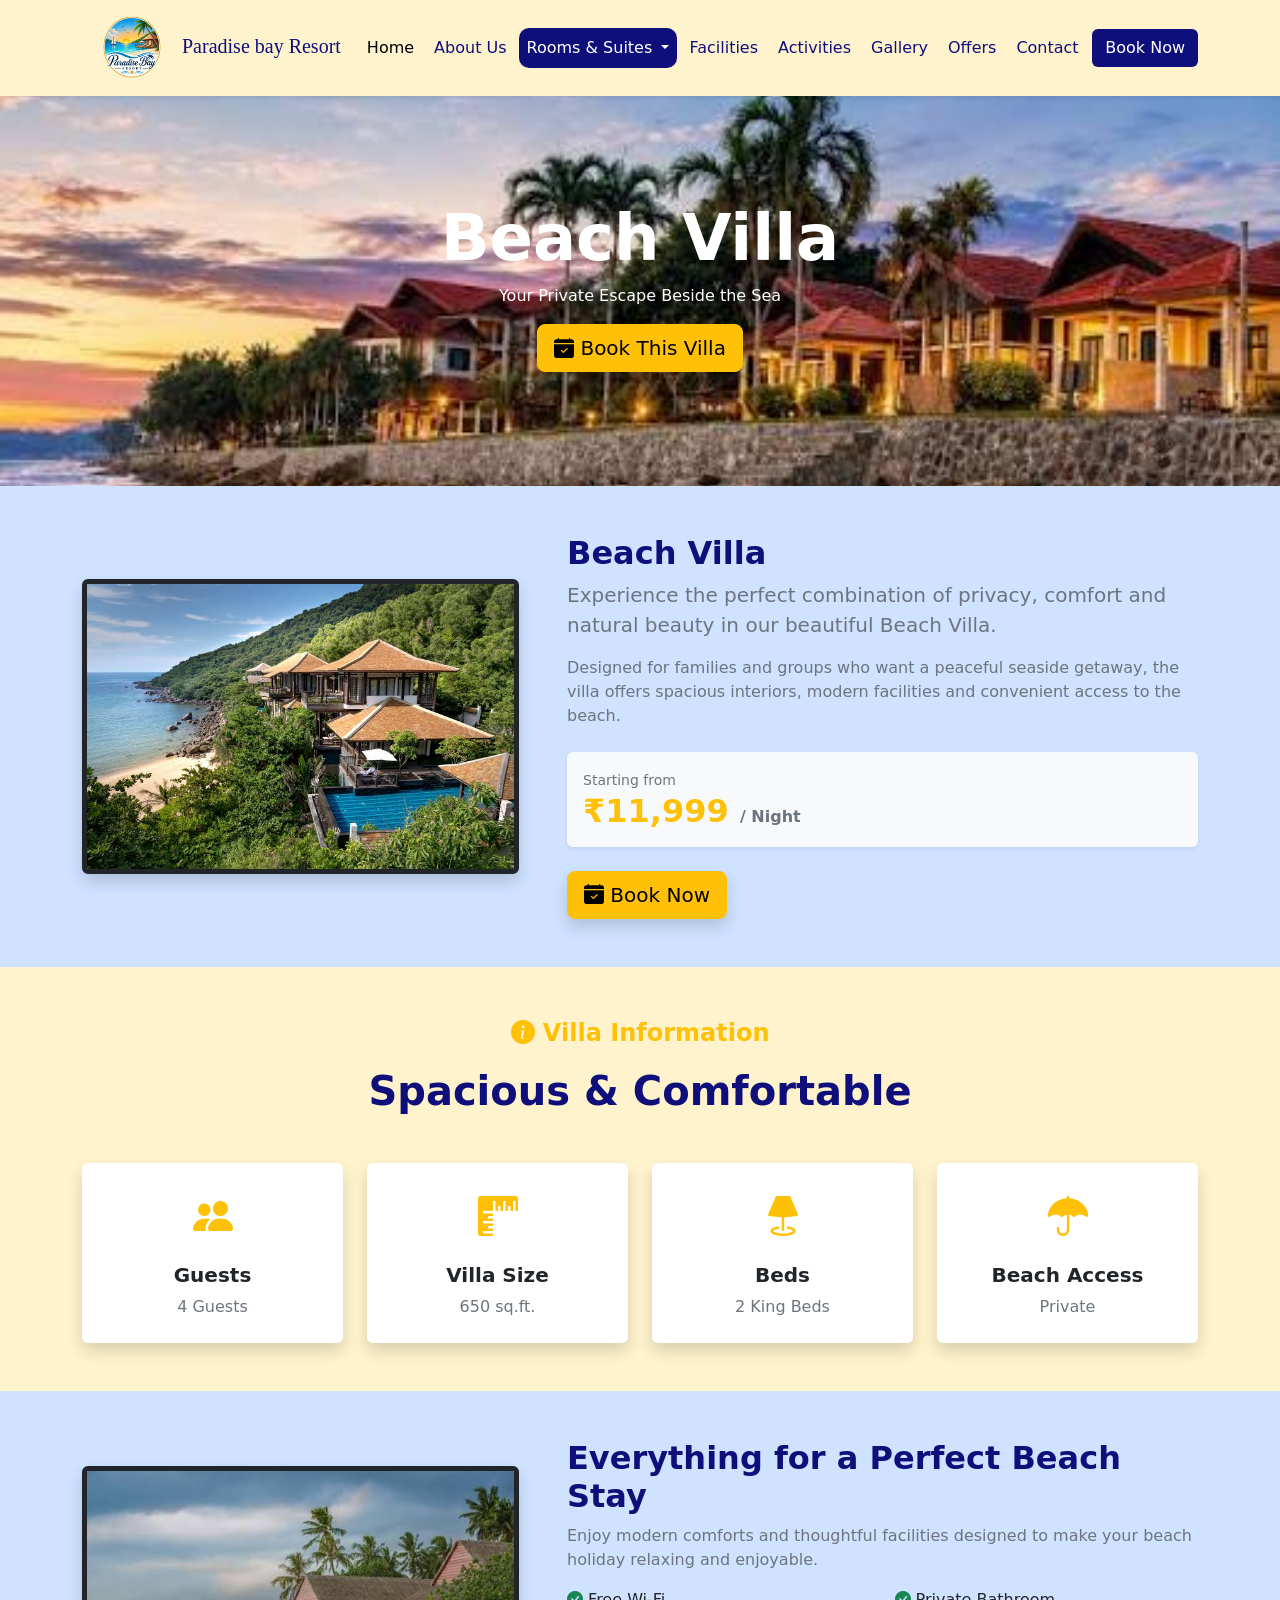
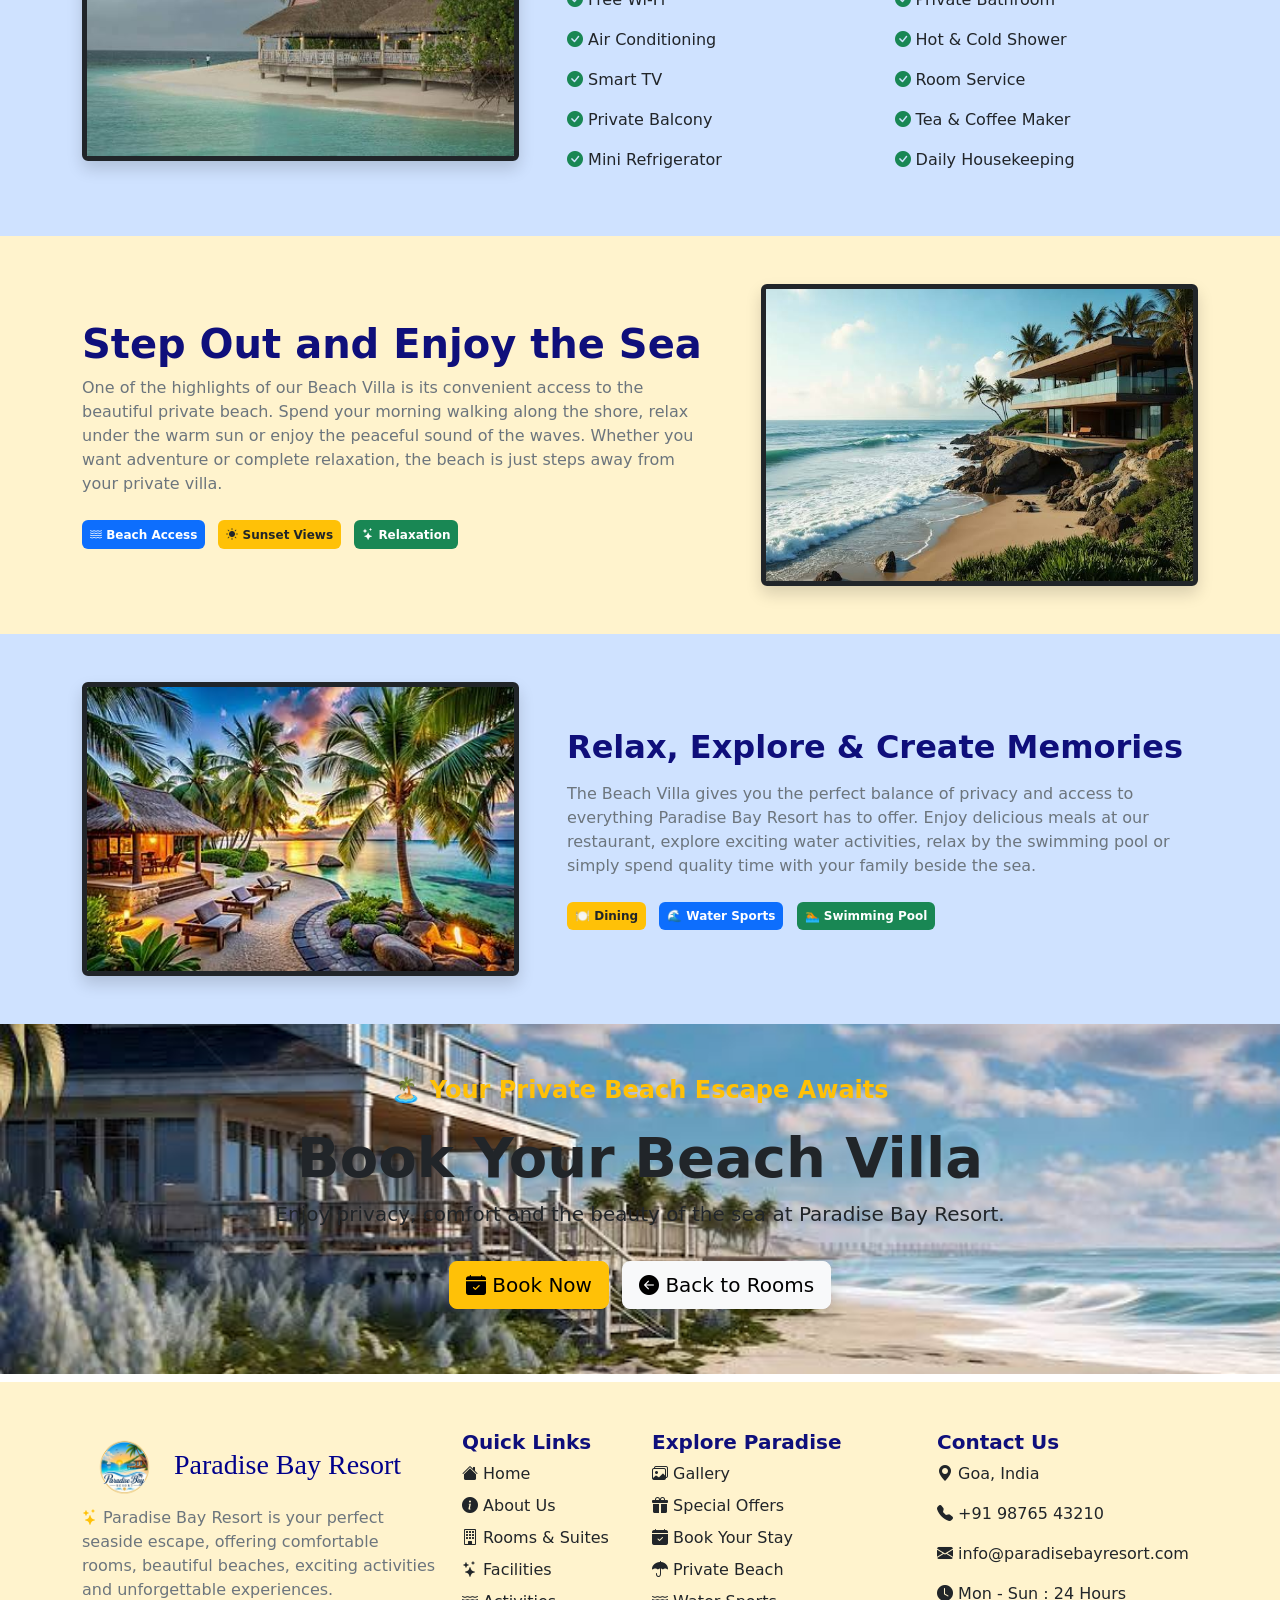
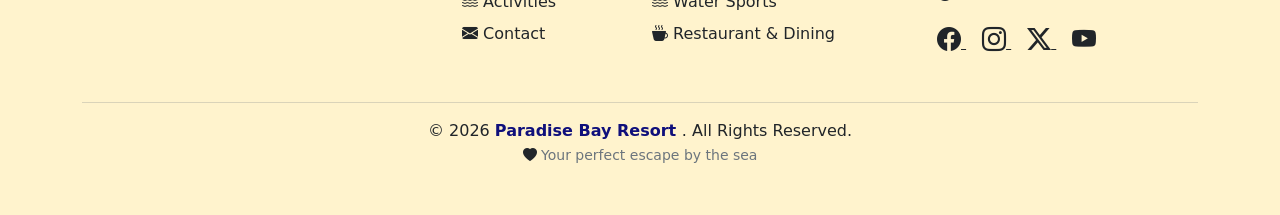
<file: beach_villa.html>
<!doctype html>
<html lang="en">
  <head>
    <meta charset="utf-8">
    <meta name="viewport" content="width=device-width, initial-scale=1">
    <title>Beach Villa | Paradise Bay Resort</title>
    <link href="https://cdn.jsdelivr.net/npm/bootstrap@5.3.8/dist/css/bootstrap.min.css" rel="stylesheet" integrity="sha384-sRIl4kxILFvY47J16cr9ZwB07vP4J8+LH7qKQnuqkuIAvNWLzeN8tE5YBujZqJLB" crossorigin="anonymous">
    <link rel="stylesheet" href="https://cdn.jsdelivr.net/npm/bootstrap-icons@1.13.1/font/bootstrap-icons.min.css">
    <link rel="icon" type="image/x-icon" href="images/resort_icon.png">
    <link
    rel="canonical"
    href="https://marathenehaa.github.io/Beach_resort_booking/beach_villa.html">
    <meta
    name="description"
    content="Experience a relaxing beach vacation in the Beach Villa at Paradise Bay Resort with spacious accommodation, modern amenities and seaside views.">
    <link rel="stylesheet" href="css/style.css">
  </head>
  <body>
    <script src="https://cdn.jsdelivr.net/npm/bootstrap@5.3.8/dist/js/bootstrap.bundle.min.js" integrity="sha384-FKyoEForCGlyvwx9Hj09JcYn3nv7wiPVlz7YYwJrWVcXK/BmnVDxM+D2scQbITxI" crossorigin="anonymous"></script>

 <!-- Header start -->
<header>

    <nav class="navbar navbar-expand-lg bg-warning-subtle shadow-sm fixed-top">

        <div class="container">

            <!-- Logo and Website Name -->
<a class="navbar-brand" href="index.html" style="color: rgb(15, 15, 123); font-family: 'Great Vibes', cursive;">
      <img src="images/resort_icon.png" alt="Logo" width="100" height="70" class="d-inline-block">Paradise bay Resort</a>


            <!-- Mobile Menu Button -->
            <button class="navbar-toggler"
                    type="button"
                    data-bs-toggle="collapse"
                    data-bs-target="#navbarSupportedContent"
                    aria-controls="navbarSupportedContent"
                    aria-expanded="false"
                    aria-label="Toggle navigation">

                <span class="navbar-toggler-icon"></span>

            </button>


            <!-- Navbar Content -->
            <div class="collapse navbar-collapse"
                 id="navbarSupportedContent">


                <!-- Navigation Links -->
                <ul class="navbar-nav me-auto mb-2 mb-lg-0">


                    <!-- Home -->
                    <li class="nav-item">

                        <a class="nav-link active"
                           href="index.html">

                            Home

                        </a>

                    </li>


                    <!-- About Us -->
                    <li class="nav-item">

                        <a class="nav-link "
                         aria-current="page"
                           href="about.html">

                            About Us

                        </a>

                    </li>


                    <!-- Rooms Dropdown -->
                    <li class="nav-item dropdown">

                        <a class="nav-link dropdown-toggle active"
                           href="rooms.html"
                           role="button"
                           data-bs-toggle="dropdown"
                           aria-expanded="false"
                           style="background-color: rgb(15, 15, 123); color: white;">

                            Rooms & Suites

                        </a>


                        <ul class="dropdown-menu">

                            <li>
                                <a class="dropdown-item"
                                   href="rooms.html">

                                    All Rooms

                                </a>
                            </li>

                            <li>
                                <a class="dropdown-item"
                                   href="deluxe_room.html">

                                    Deluxe Room

                                </a>
                            </li>

                            <li>
                                <a class="dropdown-item"
                                   href="ocean_view.html">

                                    Ocean View Room

                                </a>
                            </li>

                            <li>
                                <a class="dropdown-item"
                                   href="beach_villa.html">

                                    Beach Villa

                                </a>
                            </li>

                            <li>
                                <a class="dropdown-item"
                                   href="presidential_suite.html">

                                    Presidential Suite

                                </a>
                            </li>

                        </ul>

                    </li>


                    <!-- Facilities -->
                    <li class="nav-item">

                        <a class="nav-link"
                           href="facilities.html">

                            Facilities

                        </a>

                    </li>


                    <!-- Activities -->
                    <li class="nav-item">

                        <a class="nav-link"
                           href="activities.html">

                            Activities

                        </a>

                    </li>


                    <!-- Gallery -->
                    <li class="nav-item">

                        <a class="nav-link"
                           href="gallery.html">

                            Gallery

                        </a>

                    </li>


                    <!-- Offers -->
                    <li class="nav-item">

                        <a class="nav-link"
                           href="offers.html">

                            Offers

                        </a>

                    </li>


                    <!-- Contact -->
                    <li class="nav-item">

                        <a class="nav-link"
                           href="contact.html">

                            Contact

                        </a>

                    </li>

                </ul>


                <!-- Book Now Button -->
                <a href="booking.html"
                   class="btn" style="background-color: rgb(15, 15, 123); color: white;">

                    Book Now

                </a>


            </div>

        </div>

    </nav>

</header>
<!-- Header end -->


<!--  BEACH VILLA BANNER  -->

<section class="d-flex align-items-center justify-content-center text-center"
         style="background-image:url('images/beachvilla_img1.jpg');
                background-size:cover;
                background-position:center;
                height:400px;">

    <div>

        <h1 class="display-3 fw-bold text-white">

            Beach Villa

        </h1>

        <p class=" text-white">

            Your Private Escape Beside the Sea

        </p>

        <a href="booking.html"
           class="btn btn-warning btn-lg shadow">

            <i class="bi bi-calendar-check-fill"></i>
            Book This Villa

        </a>

    </div>

</section>


<!--  VILLA INTRODUCTION  -->

<section class="py-5 bg-primary-subtle">

    <div class="container">

        <div class="row align-items-center g-5">


            <!-- Villa Image -->

            <div class="col-lg-5 text-center">

                <img src="images/beachvilla_img2.jpg"
                     class="img-fluid rounded shadow border border-5 border-dark"
                     alt="Paradise Bay Beach Villa"
                     width="650"
                     height="520">

            </div>


            <!-- Villa Details -->

            <div class="col-lg-7">

    

                <h2 class="display-7 fw-bold"
                    style="color:rgb(15,15,123);">

                    Beach Villa

                </h2>


                <p class="text-secondary fs-5">

                    Experience the perfect combination of privacy,
                    comfort and natural beauty in our beautiful
                    Beach Villa.

                </p>

                <p class="text-secondary">

                    Designed for families and groups who want a peaceful
                    seaside getaway, the villa offers spacious interiors,
                    modern facilities and convenient access to the beach.

                </p>


                <!-- Price -->

                <div class="bg-light rounded shadow-sm p-3 my-4">

                    <small class="text-secondary">
                        Starting from
                    </small>

                    <h2 class="fw-bold text-warning mb-0">

                        ₹11,999

                        <small class="text-secondary fs-6">
                            / Night
                        </small>

                    </h2>

                </div>


                <a href="booking.html"
                   class="btn btn-warning btn-lg shadow">

                    <i class="bi bi-calendar-check-fill"></i>
                    Book Now

                </a>

            </div>

        </div>

    </div>

</section>


<!--  VILLA INFORMATION  -->

<section class="py-5 bg-warning-subtle">

    <div class="container">

        <div class="text-center mb-5">

            <p class="text-warning fw-bold fs-4">

                <i class="bi bi-info-circle-fill"></i>
                Villa Information

            </p>

            <h2 class="display-6 fw-bold"
                style="color:rgb(15,15,123);">

                Spacious & Comfortable

            </h2>


        </div>


        <div class="row g-4">


            <!-- Guests -->

            <div class="col-6 col-md-3">

                <div class="card h-100 border-0 shadow text-center">

                    <div class="card-body p-4">

                        <i class="bi bi-people-fill text-warning fs-1"></i>

                        <h5 class="fw-bold mt-3">
                            Guests
                        </h5>

                        <p class="text-secondary mb-0">
                            4 Guests
                        </p>

                    </div>

                </div>

            </div>


            <!-- Villa Size -->

            <div class="col-6 col-md-3">

                <div class="card h-100 border-0 shadow text-center">

                    <div class="card-body p-4">

                        <i class="bi bi-rulers text-warning fs-1"></i>

                        <h5 class="fw-bold mt-3">
                            Villa Size
                        </h5>

                        <p class="text-secondary mb-0">
                            650 sq.ft.
                        </p>

                    </div>

                </div>

            </div>


            <!-- Bed -->

            <div class="col-6 col-md-3">

                <div class="card h-100 border-0 shadow text-center">

                    <div class="card-body p-4">

                        <i class="bi bi-lamp-fill text-warning fs-1"></i>

                        <h5 class="fw-bold mt-3">
                            Beds
                        </h5>

                        <p class="text-secondary mb-0">
                            2 King Beds
                        </p>

                    </div>

                </div>

            </div>


            <!-- Beach -->

            <div class="col-6 col-md-3">

                <div class="card h-100 border-0 shadow text-center">

                    <div class="card-body p-4">

                        <i class="bi bi-umbrella-fill text-warning fs-1"></i>

                        <h5 class="fw-bold mt-3">
                            Beach Access
                        </h5>

                        <p class="text-secondary mb-0">
                            Private
                        </p>

                    </div>

                </div>

            </div>


        </div>

    </div>

</section>


<!-- ================= VILLA AMENITIES ================= -->

<section class="py-5 bg-primary-subtle">

    <div class="container">

        <div class="row align-items-center g-5">


            <!-- Image -->

            <div class="col-lg-5 text-center">

                <img src="images/beachvilla_img3.jpg"
                     class="img-fluid rounded shadow border border-5 border-dark"
                     alt="Beach Villa Amenities"
                     width="450"
                     height="450">

            </div>


            <!-- Amenities -->

            <div class="col-lg-7">

                
                <h2 class="display-7 fw-bold"
                    style="color:rgb(15,15,123);">

                    Everything for a Perfect Beach Stay

                </h2>

               

                <p class="text-secondary">

                    Enjoy modern comforts and thoughtful facilities
                    designed to make your beach holiday relaxing and
                    enjoyable.

                </p>


                <div class="row">

                    <div class="col-md-6">

                        <p>
                            <i class="bi bi-check-circle-fill text-success"></i>
                            Free Wi-Fi
                        </p>

                        <p>
                            <i class="bi bi-check-circle-fill text-success"></i>
                            Air Conditioning
                        </p>

                        <p>
                            <i class="bi bi-check-circle-fill text-success"></i>
                            Smart TV
                        </p>

                        <p>
                            <i class="bi bi-check-circle-fill text-success"></i>
                            Private Balcony
                        </p>

                        <p>
                            <i class="bi bi-check-circle-fill text-success"></i>
                            Mini Refrigerator
                        </p>

                    </div>


                    <div class="col-md-6">

                        <p>
                            <i class="bi bi-check-circle-fill text-success"></i>
                            Private Bathroom
                        </p>

                        <p>
                            <i class="bi bi-check-circle-fill text-success"></i>
                            Hot & Cold Shower
                        </p>

                        <p>
                            <i class="bi bi-check-circle-fill text-success"></i>
                            Room Service
                        </p>

                        <p>
                            <i class="bi bi-check-circle-fill text-success"></i>
                            Tea & Coffee Maker
                        </p>

                        <p>
                            <i class="bi bi-check-circle-fill text-success"></i>
                            Daily Housekeeping
                        </p>

                    </div>

                </div>

            </div>

        </div>

    </div>

</section>


<!--  PRIVATE BEACH EXPERIENCE  -->

<section class="py-5 bg-warning-subtle">

    <div class="container">

        <div class="row align-items-center g-5">


            <!-- Content -->

            <div class="col-lg-7">

                

                <h2 class="display-6 fw-bold"
                    style="color:rgb(15,15,123);">

                    Step Out and Enjoy the Sea

                </h2>


                <p class="text-secondary">

                    One of the highlights of our Beach Villa is its
                    convenient access to the beautiful private beach.
                    Spend your morning walking along the shore,
                    relax under the warm sun or enjoy the peaceful
                    sound of the waves. Whether you want adventure or complete relaxation,
                    the beach is just steps away from your private
                    villa.


                </p>

                


                <div class="mt-4">

                    <span class="badge bg-primary p-2 me-2">

                        <i class="bi bi-water"></i>
                        Beach Access

                    </span>

                    <span class="badge bg-warning text-dark p-2 me-2">

                        <i class="bi bi-sun-fill"></i>
                        Sunset Views

                    </span>

                    <span class="badge bg-success p-2">

                        <i class="bi bi-stars"></i>
                        Relaxation

                    </span>

                </div>

            </div>


            <!-- Image -->

            <div class="col-lg-5 text-center">

                <img src="images/beachvilla_img4.jpg"
                     class="img-fluid rounded shadow border border-5 border-dark"
                     alt="Beach Villa Private Beach"
                     width="450"
                     height="350">

            </div>

        </div>

    </div>

</section>


<!-- ================= VILLA EXPERIENCE ================= -->

<section class="py-5 bg-primary-subtle">

    <div class="container">

        <div class="row align-items-center g-5">


            <!-- Image -->

            <div class="col-lg-5 text-center">

                <img src="images/beachvilla_img5.jpg"
                     class="img-fluid rounded shadow border border-5 border-dark"
                     alt="Beach Villa Experience"
                     width="450"
                     height="350">

            </div>


            <!-- Content -->

            <div class="col-lg-7">

                

                <h2 class="display-7 fw-bold"
                    style="color:rgb(15,15,123);">

                    Relax, Explore & Create Memories

                </h2>

                <p class="text-secondary mt-3">

                    The Beach Villa gives you the perfect balance of
                    privacy and access to everything Paradise Bay Resort
                    has to offer.   Enjoy delicious meals at our restaurant, explore
                    exciting water activities, relax by the swimming
                    pool or simply spend quality time with your family
                    beside the sea.

                </p>

                


                <div class="mt-4">

                    <span class="badge bg-warning text-dark p-2 me-2">
                        🍽️ Dining
                    </span>

                    <span class="badge bg-primary p-2 me-2">
                        🌊 Water Sports
                    </span>

                    <span class="badge bg-success p-2">
                        🏊 Swimming Pool
                    </span>

                </div>

            </div>

        </div>

    </div>

</section>


<!--  BOOKING CTA  -->

<section class="p-5 text-center mb-2"
         style="background-image:url('images/beachvilla_img6.jpg');
                background-size:cover;
                background-position:center;
                height:350px;">

    <div class="container">

        <p class="text-warning fw-bold fs-4">

            🏝️ Your Private Beach Escape Awaits

        </p>

        <h2 class="display-4 fw-bold text-dark">

            Book Your Beach Villa

        </h2>

        <p class="text-dark fs-5">

            Enjoy privacy, comfort and the beauty of the sea at
            Paradise Bay Resort.

        </p>

        <a href="booking.html"
           class="btn btn-warning btn-lg shadow mt-3">

            <i class="bi bi-calendar-check-fill"></i>
            Book Now

        </a>

        <a href="rooms.html"
           class="btn btn-light btn-lg shadow mt-3 ms-2">

            <i class="bi bi-arrow-left-circle-fill"></i>
            Back to Rooms

        </a>

    </div>

</section>

 <!-- Footer Section Start -->

<footer class="py-5 bg-warning-subtle">

    <div class="container">

        <div class="row">


            <!-- About -->

            <div class="col-lg-4 col-md-6 mb-4">

                <h3 class="fw-bold"
                    style="color: rgb(15,15,123);">

                    <h3 style="color: darkblue; font-family: 'Great Vibes', cursive;">
                        <img src="images/resort_icon.png" alt="Logo" width="85" height="60" class="d-inline-block"></a>

                  Paradise Bay Resort
                </h3>

                    

                </h3>


                <p class="text-secondary">

                    <i class="bi bi-stars text-warning"></i>

                    Paradise Bay Resort is your perfect seaside
                    escape, offering comfortable rooms, beautiful
                    beaches, exciting activities and unforgettable
                    experiences.

                </p>


 

            </div>


            <!-- Quick Links -->

            <div class="col-lg-2 col-md-6 mb-4">

                <h5 class="fw-bold"
                    style="color: rgb(15,15,123);">

                    

                    Quick Links

                </h5>


                <ul class="list-unstyled">

                    <li class="mb-2">

                        <a href="index.html"
                           class="text-decoration-none text-dark">

                            <i class="bi bi-house-fill text-dark"></i>
                            Home

                        </a>

                    </li>


                    <li class="mb-2">

                        <a href="about.html"
                           class="text-decoration-none text-dark">

                            <i class="bi bi-info-circle-fill text-dark"></i>
                            About Us

                        </a>

                    </li>


                    <li class="mb-2">

                        <a href="rooms.html"
                           class="text-decoration-none text-dark">

                            <i class="bi bi-building text-dark"></i>
                            Rooms & Suites

                        </a>

                    </li>


                    <li class="mb-2">

                        <a href="facilities.html"
                           class="text-decoration-none text-dark">

                            <i class="bi bi-stars text-dark"></i>
                            Facilities

                        </a>

                    </li>


                    <li class="mb-2">

                        <a href="activities.html"
                           class="text-decoration-none text-dark">

                            <i class="bi bi-water text-dark"></i>
                            Activities

                        </a>

                    </li>


                    <li>

                        <a href="contact.html"
                           class="text-decoration-none text-dark">

                            <i class="bi bi-envelope-fill text-dark"></i>
                            Contact

                        </a>

                    </li>

                </ul>

            </div>


            <!-- Explore -->

            <div class="col-lg-3 col-md-6 mb-4">

                <h5 class="fw-bold"
                    style="color: rgb(15,15,123);">


                    Explore Paradise

                </h5>


                <ul class="list-unstyled">

                    <li class="mb-2">

                        <a href="gallery.html"
                           class="text-decoration-none text-dark">

                            <i class="bi bi-images text-dark"></i>
                            Gallery

                        </a>

                    </li>


                    <li class="mb-2">

                        <a href="offers.html"
                           class="text-decoration-none text-dark">

                            <i class="bi bi-gift-fill text-dark"></i>
                            Special Offers

                        </a>

                    </li>


                    <li class="mb-2">

                        <a href="booking.html"
                           class="text-decoration-none text-dark">

                            <i class="bi bi-calendar-check-fill text-dark"></i>
                            Book Your Stay

                        </a>

                    </li>


                    <li class="mb-2">

                        <i class="bi bi-umbrella-fill text-dark"></i>
                        Private Beach

                    </li>


                    <li class="mb-2">

                        <i class="bi bi-water text-dark"></i>
                        Water Sports

                    </li>


                    <li>

                        <i class="bi bi-cup-hot-fill text-dark"></i>
                        Restaurant & Dining

                    </li>

                </ul>

            </div>


            <!-- Contact -->

            <div class="col-lg-3 col-md-6 mb-4">

                <h5 class="fw-bold"
                    style="color: rgb(15,15,123);">

                    

                    Contact Us

                </h5>


                <p class="text-dark">

                    <i class="bi bi-geo-alt-fill text-dark"></i>

                    Goa, India

                </p>


                <p class="text-dark">

                    <i class="bi bi-telephone-fill text-dark"></i>

                    +91 98765 43210

                </p>


                <p class="text-dark">

                    <i class="bi bi-envelope-fill text-dark"></i>

                    info@paradisebayresort.com

                </p>


                <p class="text-dark">

                    <i class="bi bi-clock-fill text-dark"></i>

                    Mon - Sun : 24 Hours

                </p>


                <!-- Social Icons -->

                <div class="mt-3">

                    <a href="https://www.facebook.com/"
                       target="_blank"
                       class="me-3 text-dark">

                        <i class="bi bi-facebook fs-4"></i>

                    </a>


                    <a href="https://www.instagram.com/"
                       target="_blank"
                       class="me-3 text-dark"
                       >

                        <i class="bi bi-instagram fs-4"></i>

                    </a>


                    <a href="https://x.com/"
                       target="_blank"
                       class="me-3 text-dark">

                        <i class="bi bi-twitter-x fs-4"></i>

                    </a>


                    <a href="https://www.youtube.com/"
                       target="_blank"
                       class="text-dark">

                        <i class="bi bi-youtube fs-4"></i>

                    </a>

                </div>

            </div>


        </div>





        <hr class="border-secondary">


        <!-- Copyright -->

        <div class="text-center text-dark">

            <p class="mb-0">

                © 2026

                <strong style="color: rgb(15,15,123);">
                    Paradise Bay Resort
                </strong>

                . All Rights Reserved.

            </p>

            <small class="text-secondary">

                <i class="bi bi-heart-fill text-dark"></i>

                Your perfect escape by the sea

            </small>

        </div>


    </div>

</footer>

<!-- Footer Section End -->
  </body>
</html>
</file>
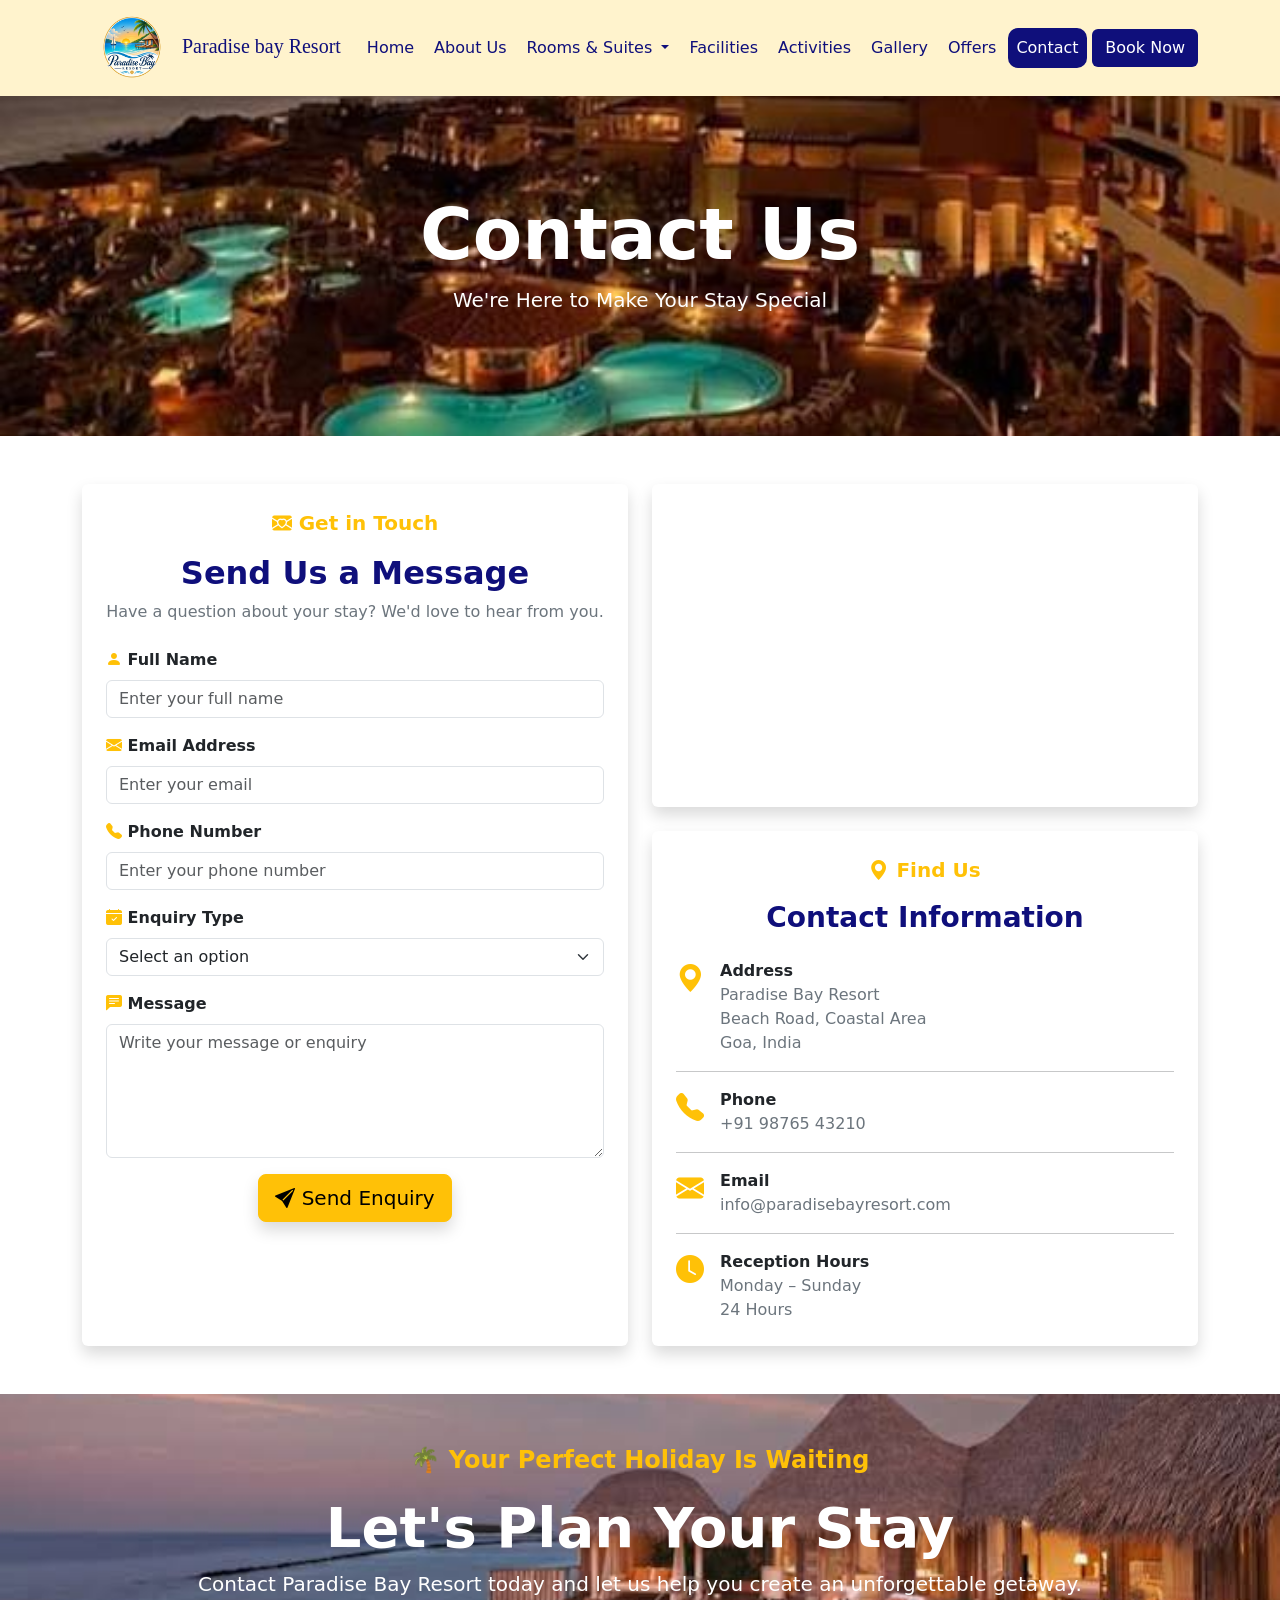
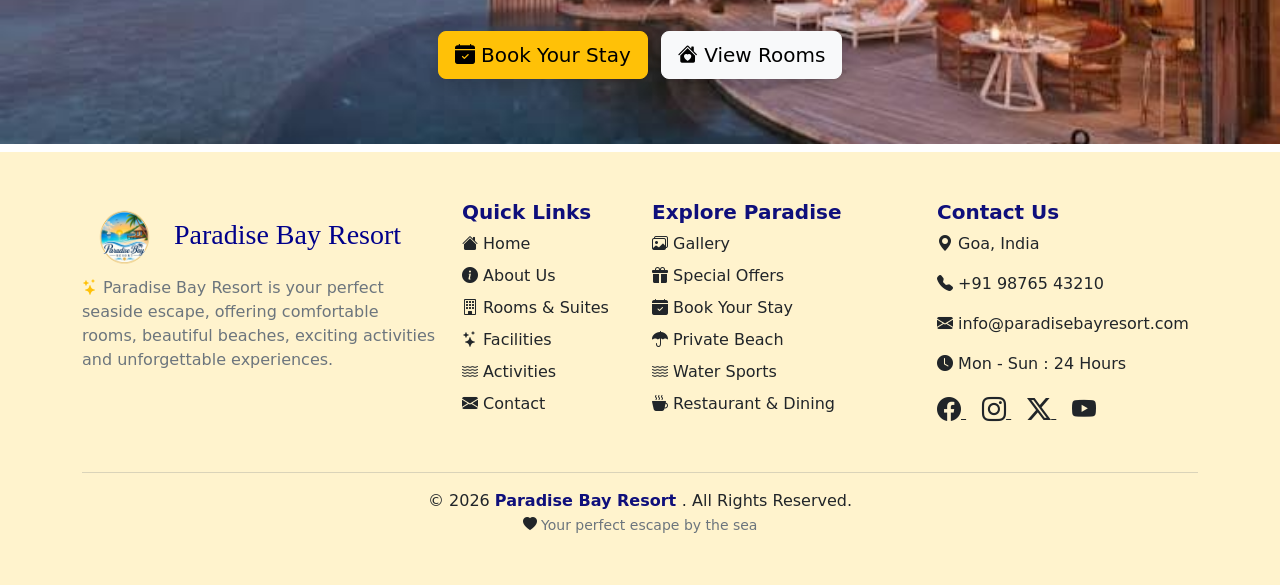
<file: booking.html>
<!doctype html>
<html lang="en">
  <head>
    <meta charset="utf-8">
    <meta name="viewport" content="width=device-width, initial-scale=1">
    <title>Book Your Stay | Paradise Bay Resort</title>
    <link href="https://cdn.jsdelivr.net/npm/bootstrap@5.3.8/dist/css/bootstrap.min.css" rel="stylesheet" integrity="sha384-sRIl4kxILFvY47J16cr9ZwB07vP4J8+LH7qKQnuqkuIAvNWLzeN8tE5YBujZqJLB" crossorigin="anonymous">
    <link rel="icon" type="image/x-icon" href="images/resort_icon.png">
    <link
    rel="canonical"
    href="https://marathenehaa.github.io/Beach_resort_booking/booking.html">
    <meta
    name="description"
    content="Book your stay at Paradise Bay Resort and choose from comfortable rooms, luxury suites and beach villas for a memorable seaside vacation.">
    <link rel="stylesheet" href="css/style.css">
  </head>
  <body>
    <script src="https://cdn.jsdelivr.net/npm/bootstrap@5.3.8/dist/js/bootstrap.bundle.min.js" integrity="sha384-FKyoEForCGlyvwx9Hj09JcYn3nv7wiPVlz7YYwJrWVcXK/BmnVDxM+D2scQbITxI" crossorigin="anonymous"></script>
        <link rel="stylesheet" href="https://cdn.jsdelivr.net/npm/bootstrap-icons@1.13.1/font/bootstrap-icons.min.css">


 <!-- Header start -->
<header>

    <nav class="navbar navbar-expand-lg bg-warning-subtle shadow-sm fixed-top">

        <div class="container">

            <!-- Logo and Website Name -->
<a class="navbar-brand" href="index.html" style="color: rgb(15, 15, 123); font-family: 'Great Vibes', cursive;">
      <img src="images/resort_icon.png" alt="Logo" width="100" height="70" class="d-inline-block">Paradise bay Resort</a>


            <!-- Mobile Menu Button -->
            <button class="navbar-toggler"
                    type="button"
                    data-bs-toggle="collapse"
                    data-bs-target="#navbarSupportedContent"
                    aria-controls="navbarSupportedContent"
                    aria-expanded="false"
                    aria-label="Toggle navigation">

                <span class="navbar-toggler-icon"></span>

            </button>


            <!-- Navbar Content -->
            <div class="collapse navbar-collapse"
                 id="navbarSupportedContent">


                <!-- Navigation Links -->
                <ul class="navbar-nav me-auto mb-2 mb-lg-0">


                    <!-- Home -->
                    <li class="nav-item">

                        <a class="nav-link"
                           href="index.html">

                            Home

                        </a>

                    </li>


                    <!-- About Us -->
                    <li class="nav-item">

                        <a class="nav-link"
                           href="about.html">

                            About Us

                        </a>

                    </li>


                    <!-- Rooms Dropdown -->
                    <li class="nav-item dropdown">

                        <a class="nav-link dropdown-toggle"
                           href="rooms.html"
                           role="button"
                           data-bs-toggle="dropdown"
                           aria-expanded="false">

                            Rooms & Suites

                        </a>


                        <ul class="dropdown-menu">

                            <li>
                                <a class="dropdown-item"
                                   href="rooms.html">

                                    All Rooms

                                </a>
                            </li>

                            <li>
                                <a class="dropdown-item"
                                   href="deluxe_room.html">

                                    Deluxe Room

                                </a>
                            </li>

                            <li>
                                <a class="dropdown-item"
                                   href="ocean_view.html">

                                    Ocean View Room

                                </a>
                            </li>

                            <li>
                                <a class="dropdown-item"
                                   href="beach_villa.html">

                                    Beach Villa

                                </a>
                            </li>

                            <li>
                                <a class="dropdown-item"
                                   href="presidential_suite.html">

                                    Presidential Suite

                                </a>
                            </li>

                        </ul>

                    </li>


                    <!-- Facilities -->
                    <li class="nav-item">

                        <a class="nav-link"
                           href="facilities.html">

                            Facilities

                        </a>

                    </li>


                    <!-- Activities -->
                    <li class="nav-item">

                        <a class="nav-link"
                           href="activities.html">

                            Activities

                        </a>

                    </li>


                    <!-- Gallery -->
                    <li class="nav-item">

                        <a class="nav-link"
                           href="gallery.html">

                            Gallery

                        </a>

                    </li>


                    <!-- Offers -->
                    <li class="nav-item">

                        <a class="nav-link"
                           href="offers.html">

                            Offers

                        </a>

                    </li>


                    <!-- Contact -->
                    <li class="nav-item">

                        <a class="nav-link active"
                         style="background-color: rgb(15, 15, 123); color: white;"
                         aria-current="page"
                           href="contact.html">

                            Contact

                        </a>

                    </li>

                </ul>


                <!-- Book Now Button -->
                <a href="booking.html"
                   class="btn" style="background-color: rgb(15, 15, 123); color: white;">

                    Book Now

                </a>


            </div>

        </div>

    </nav>

</header>
<!-- Header end -->

<!--  CONTACT BANNER  -->

<section class="d-flex justify-content-center align-items-center text-center"
         style="background-image:url('images/presidentialsuit_img5.jpg');
                background-size:cover;
                background-position:center;
                height:350px;">

    <div class="container">

        

        <h1 class="display-2 fw-bold text-white">

            Contact Us

        </h1>

        <p class="lead text-white">

            We're Here to Make Your Stay Special

        </p>

    </div>

</section>


<!--  CONTACT SECTION  -->

<section class="py-5">

    <div class="container">

        <div class="row g-4">


            <!--  CONTACT FORM  -->

            <div class="col-lg-6">

                <div class="card shadow border-0 h-100">

                    <div class="card-body p-4">

                        <div class="text-center mb-4">

                            <p class="text-warning fw-bold fs-5">

                                <i class="bi bi-envelope-heart-fill"></i>
                                Get in Touch

                            </p>

                            <h2 class="fw-bold"
                                style="color:rgb(15,15,123);">

                                Send Us a Message

                            </h2>

                            <p class="text-secondary">

                                Have a question about your stay?
                                We'd love to hear from you.

                            </p>

                        </div>


                        <form>


                            <!-- Full Name -->

                            <div class="mb-3">

                                <label class="form-label fw-semibold">

                                    <i class="bi bi-person-fill text-warning"></i>
                                    Full Name

                                </label>

                                <input type="text"
                                       class="form-control"
                                       placeholder="Enter your full name">

                            </div>


                            <!-- Email -->

                            <div class="mb-3">

                                <label class="form-label fw-semibold">

                                    <i class="bi bi-envelope-fill text-warning"></i>
                                    Email Address

                                </label>

                                <input type="email"
                                       class="form-control"
                                       placeholder="Enter your email">

                            </div>


                            <!-- Phone -->

                            <div class="mb-3">

                                <label class="form-label fw-semibold">

                                    <i class="bi bi-telephone-fill text-warning"></i>
                                    Phone Number

                                </label>

                                <input type="tel"
                                       class="form-control"
                                       placeholder="Enter your phone number">

                            </div>


                            <!-- Booking Type -->

                            <div class="mb-3">

                                <label class="form-label fw-semibold">

                                    <i class="bi bi-calendar-check-fill text-warning"></i>
                                    Enquiry Type

                                </label>

                                <select class="form-select">

                                    <option selected>
                                        Select an option
                                    </option>

                                    <option>
                                        Room Booking
                                    </option>

                                    <option>
                                        Booking Enquiry
                                    </option>

                                    <option>
                                        Facilities
                                    </option>

                                    <option>
                                        Activities
                                    </option>

                                    <option>
                                        Special Offers
                                    </option>

                                    <option>
                                        Other
                                    </option>

                                </select>

                            </div>


                            <!-- Message -->

                            <div class="mb-3">

                                <label class="form-label fw-semibold">

                                    <i class="bi bi-chat-left-text-fill text-warning"></i>
                                    Message

                                </label>

                                <textarea class="form-control"
                                          rows="5"
                                          placeholder="Write your message or enquiry"></textarea>

                            </div>


                            <!-- Button -->

                            <div class="text-center">

                                <button type="submit"
                                        class="btn btn-warning btn-lg shadow">

                                    <i class="bi bi-send-fill"></i>

                                    Send Enquiry

                                </button>

                            </div>


                        </form>

                    </div>

                </div>

            </div>


            <!--  MAP + CONTACT INFO  -->

            <div class="col-lg-6">


                <!-- Map -->

                <div class="card shadow border-0">

                    <div class="card-body p-2">

                        <iframe
                            src="https://www.google.com/maps/embed?pb=!1m18!1m12!1m3!1d985302.4319449787!2d73.3469443221406!3d15.276648324444146!2m3!1f0!2f0!3f0!3m2!1i1024!2i768!4f13.1!3m3!1m2!1s0x3bbfba106336b741%3A0xeaf887ff62f34092!2sGoa!5e0!3m2!1sen!2sin!4v1786465673781!5m2!1sen!2sin" width="530" height="300" >

                        </iframe>

                    </div>

                </div>


                <!-- Contact Information -->

                <div class="card shadow border-0 mt-4">

                    <div class="card-body p-4">

                        <div class="text-center mb-4">

                            <p class="text-warning fw-bold fs-5">

                                <i class="bi bi-geo-alt-fill"></i>
                                Find Us

                            </p>

                            <h3 class="fw-bold"
                                style="color:rgb(15,15,123);">

                                Contact Information

                            </h3>

                        </div>


                        <!-- Address -->

                        <div class="d-flex align-items-start mb-3">

                            <div class="me-3">

                                <i class="bi bi-geo-alt-fill
                                          text-warning fs-3"></i>

                            </div>

                            <div>

                                <strong>Address</strong>

                                <p class="text-secondary mb-0">

                                    Paradise Bay Resort<br>
                                    Beach Road, Coastal Area<br>
                                    Goa, India

                                </p>

                            </div>

                        </div>


                        <hr>


                        <!-- Phone -->

                        <div class="d-flex align-items-start mb-3">

                            <div class="me-3">

                                <i class="bi bi-telephone-fill
                                          text-warning fs-3"></i>

                            </div>

                            <div>

                                <strong>Phone</strong>

                                <p class="text-secondary mb-0">

                                    +91 98765 43210

                                </p>

                            </div>

                        </div>


                        <hr>


                        <!-- Email -->

                        <div class="d-flex align-items-start mb-3">

                            <div class="me-3">

                                <i class="bi bi-envelope-fill
                                          text-warning fs-3"></i>

                            </div>

                            <div>

                                <strong>Email</strong>

                                <p class="text-secondary mb-0">

                                    info@paradisebayresort.com

                                </p>

                            </div>

                        </div>


                        <hr>


                        <!-- Reception -->

                        <div class="d-flex align-items-start">

                            <div class="me-3">

                                <i class="bi bi-clock-fill
                                          text-warning fs-3"></i>

                            </div>

                            <div>

                                <strong>Reception Hours</strong>

                                <p class="text-secondary mb-0">

                                    Monday – Sunday<br>
                                    24 Hours

                                </p>

                            </div>

                        </div>


                    </div>

                </div>

            </div>


        </div>

    </div>

</section>





<!--  CONTACT CTA  -->

<section class="p-5 text-center mb-2"
         style="background-image:url('images/resort_history1.jpg');
                background-size:cover;
                background-position:center;
                height:350px;">

    <div class="container">

        <p class="text-warning fw-bold fs-4">

            🌴 Your Perfect Holiday Is Waiting

        </p>

        <h2 class="display-4 fw-bold text-white">

            Let's Plan Your Stay

        </h2>

        <p class="text-white fs-5">

            Contact Paradise Bay Resort today and
            let us help you create an unforgettable getaway.

        </p>

        <a href="booking.html"
           class="btn btn-warning btn-lg shadow mt-3">

            <i class="bi bi-calendar-check-fill"></i>
            Book Your Stay

        </a>

        <a href="rooms.html"
           class="btn btn-light btn-lg shadow mt-3 ms-2">

            <i class="bi bi-house-heart-fill"></i>
            View Rooms

        </a>

    </div>

</section>


 <!-- Footer Section Start -->

<footer class="py-5 bg-warning-subtle">

    <div class="container">

        <div class="row">


            <!-- About -->

            <div class="col-lg-4 col-md-6 mb-4">

                <h3 class="fw-bold"
                    style="color: rgb(15,15,123);">

                    <h3 style="color: darkblue; font-family: 'Great Vibes', cursive;">
                        <img src="images/resort_icon.png" alt="Logo" width="85" height="60" class="d-inline-block"></a>

                  Paradise Bay Resort
                </h3>

                    

                </h3>


                <p class="text-secondary">

                    <i class="bi bi-stars text-warning"></i>

                    Paradise Bay Resort is your perfect seaside
                    escape, offering comfortable rooms, beautiful
                    beaches, exciting activities and unforgettable
                    experiences.

                </p>


 

            </div>


            <!-- Quick Links -->

            <div class="col-lg-2 col-md-6 mb-4">

                <h5 class="fw-bold"
                    style="color: rgb(15,15,123);">

                    

                    Quick Links

                </h5>


                <ul class="list-unstyled">

                    <li class="mb-2">

                        <a href="index.html"
                           class="text-decoration-none text-dark">

                            <i class="bi bi-house-fill text-dark"></i>
                            Home

                        </a>

                    </li>


                    <li class="mb-2">

                        <a href="about.html"
                           class="text-decoration-none text-dark">

                            <i class="bi bi-info-circle-fill text-dark"></i>
                            About Us

                        </a>

                    </li>


                    <li class="mb-2">

                        <a href="rooms.html"
                           class="text-decoration-none text-dark">

                            <i class="bi bi-building text-dark"></i>
                            Rooms & Suites

                        </a>

                    </li>


                    <li class="mb-2">

                        <a href="facilities.html"
                           class="text-decoration-none text-dark">

                            <i class="bi bi-stars text-dark"></i>
                            Facilities

                        </a>

                    </li>


                    <li class="mb-2">

                        <a href="activities.html"
                           class="text-decoration-none text-dark">

                            <i class="bi bi-water text-dark"></i>
                            Activities

                        </a>

                    </li>


                    <li>

                        <a href="contact.html"
                           class="text-decoration-none text-dark">

                            <i class="bi bi-envelope-fill text-dark"></i>
                            Contact

                        </a>

                    </li>

                </ul>

            </div>


            <!-- Explore -->

            <div class="col-lg-3 col-md-6 mb-4">

                <h5 class="fw-bold"
                    style="color: rgb(15,15,123);">


                    Explore Paradise

                </h5>


                <ul class="list-unstyled">

                    <li class="mb-2">

                        <a href="gallery.html"
                           class="text-decoration-none text-dark">

                            <i class="bi bi-images text-dark"></i>
                            Gallery

                        </a>

                    </li>


                    <li class="mb-2">

                        <a href="offers.html"
                           class="text-decoration-none text-dark">

                            <i class="bi bi-gift-fill text-dark"></i>
                            Special Offers

                        </a>

                    </li>


                    <li class="mb-2">

                        <a href="booking.html"
                           class="text-decoration-none text-dark">

                            <i class="bi bi-calendar-check-fill text-dark"></i>
                            Book Your Stay

                        </a>

                    </li>


                    <li class="mb-2">

                        <i class="bi bi-umbrella-fill text-dark"></i>
                        Private Beach

                    </li>


                    <li class="mb-2">

                        <i class="bi bi-water text-dark"></i>
                        Water Sports

                    </li>


                    <li>

                        <i class="bi bi-cup-hot-fill text-dark"></i>
                        Restaurant & Dining

                    </li>

                </ul>

            </div>


            <!-- Contact -->

            <div class="col-lg-3 col-md-6 mb-4">

                <h5 class="fw-bold"
                    style="color: rgb(15,15,123);">

                    

                    Contact Us

                </h5>


                <p class="text-dark">

                    <i class="bi bi-geo-alt-fill text-dark"></i>

                    Goa, India

                </p>


                <p class="text-dark">

                    <i class="bi bi-telephone-fill text-dark"></i>

                    +91 98765 43210

                </p>


                <p class="text-dark">

                    <i class="bi bi-envelope-fill text-dark"></i>

                    info@paradisebayresort.com

                </p>


                <p class="text-dark">

                    <i class="bi bi-clock-fill text-dark"></i>

                    Mon - Sun : 24 Hours

                </p>


                <!-- Social Icons -->

                <div class="mt-3">

                    <a href="https://www.facebook.com/"
                       target="_blank"
                       class="me-3 text-dark">

                        <i class="bi bi-facebook fs-4"></i>

                    </a>


                    <a href="https://www.instagram.com/"
                       target="_blank"
                       class="me-3 text-dark"
                       >

                        <i class="bi bi-instagram fs-4"></i>

                    </a>


                    <a href="https://x.com/"
                       target="_blank"
                       class="me-3 text-dark">

                        <i class="bi bi-twitter-x fs-4"></i>

                    </a>


                    <a href="https://www.youtube.com/"
                       target="_blank"
                       class="text-dark">

                        <i class="bi bi-youtube fs-4"></i>

                    </a>

                </div>

            </div>


        </div>





        <hr class="border-secondary">


        <!-- Copyright -->

        <div class="text-center text-dark">

            <p class="mb-0">

                © 2026

                <strong style="color: rgb(15,15,123);">
                    Paradise Bay Resort
                </strong>

                . All Rights Reserved.

            </p>

            <small class="text-secondary">

                <i class="bi bi-heart-fill text-dark"></i>

                Your perfect escape by the sea

            </small>

        </div>


    </div>

</footer>

<!-- Footer Section End -->
  </body>
</html>
</file>
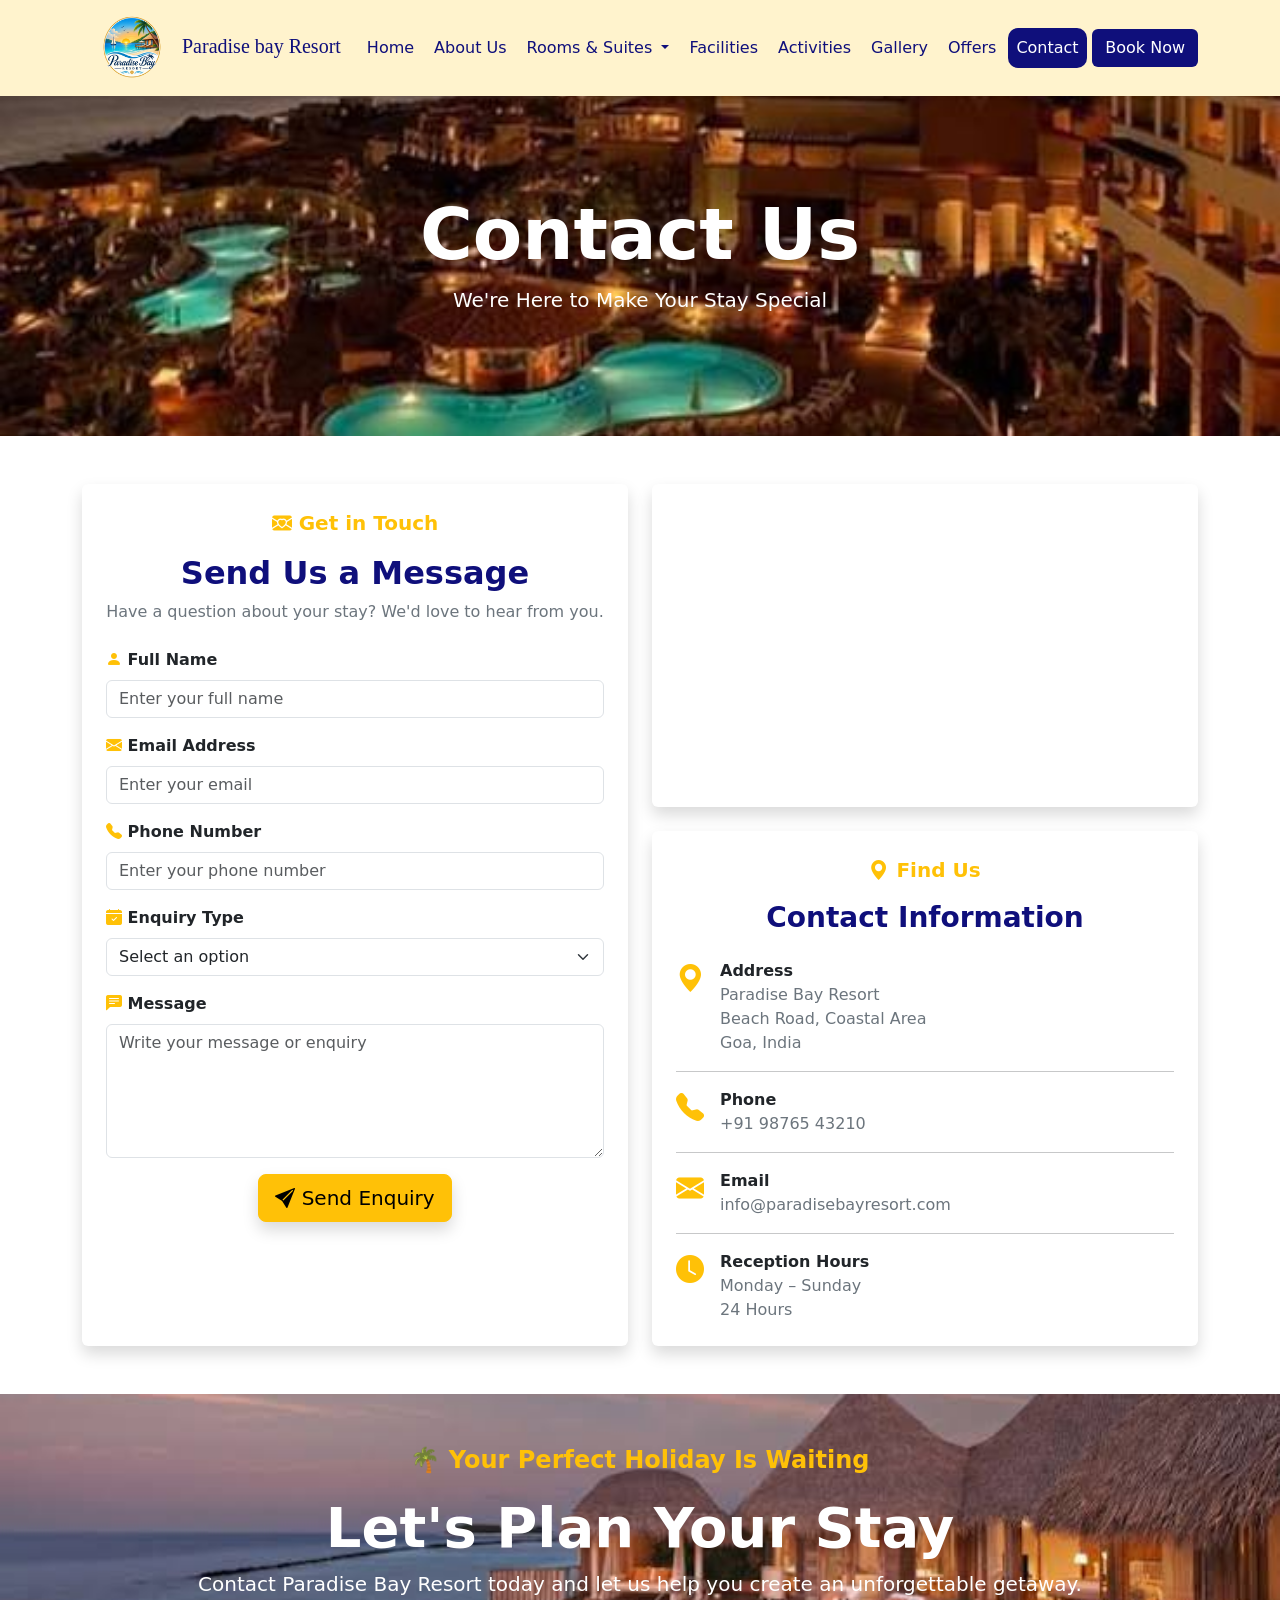
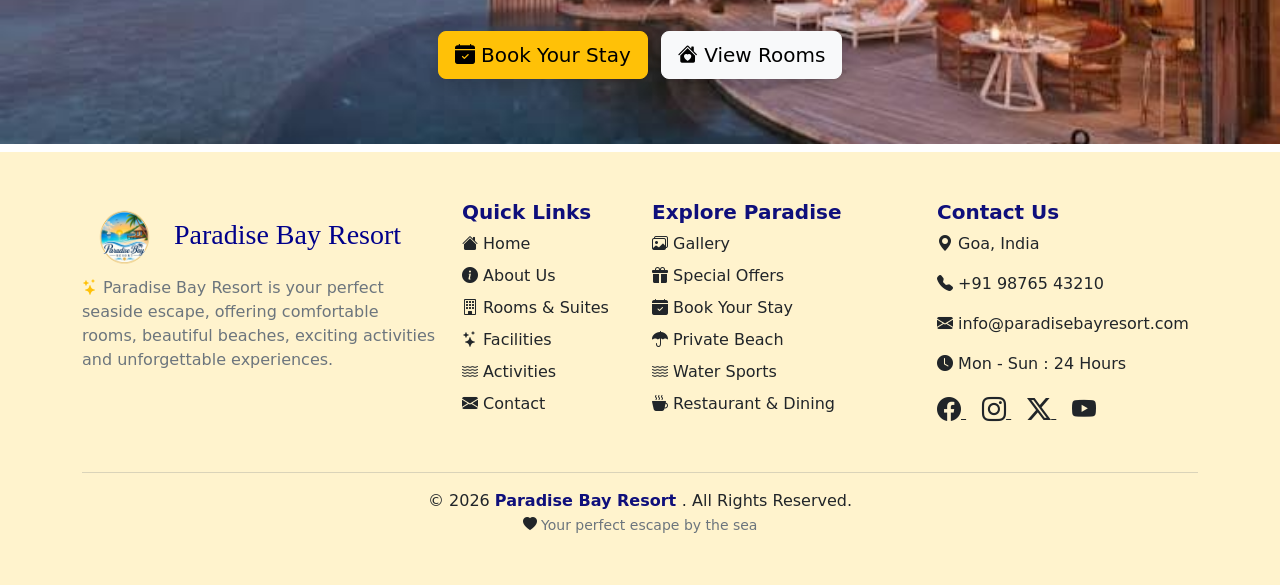
<file: contact.html>
<!doctype html>
<html lang="en">
  <head>
    <meta charset="utf-8">
    <meta name="viewport" content="width=device-width, initial-scale=1">
    <title>Contact Paradise Bay Resort | Get in Touch</title>
    <link href="https://cdn.jsdelivr.net/npm/bootstrap@5.3.8/dist/css/bootstrap.min.css" rel="stylesheet" integrity="sha384-sRIl4kxILFvY47J16cr9ZwB07vP4J8+LH7qKQnuqkuIAvNWLzeN8tE5YBujZqJLB" crossorigin="anonymous">
    <link rel="icon" type="image/x-icon" href="images/resort_icon.png">
    <link
    rel="canonical"
    href="https://marathenehaa.github.io/Beach_resort_booking/contact.html">
    <meta
    name="description"
    content="Contact Paradise Bay Resort for room bookings, enquiries, resort information, facilities and assistance with planning your seaside stay.">
    <link rel="stylesheet" href="css/style.css">
  </head>
  <body>
    <script src="https://cdn.jsdelivr.net/npm/bootstrap@5.3.8/dist/js/bootstrap.bundle.min.js" integrity="sha384-FKyoEForCGlyvwx9Hj09JcYn3nv7wiPVlz7YYwJrWVcXK/BmnVDxM+D2scQbITxI" crossorigin="anonymous"></script>
        <link rel="stylesheet" href="https://cdn.jsdelivr.net/npm/bootstrap-icons@1.13.1/font/bootstrap-icons.min.css">


 <!-- Header start -->
<header>

    <nav class="navbar navbar-expand-lg bg-warning-subtle shadow-sm fixed-top">

        <div class="container">

            <!-- Logo and Website Name -->
<a class="navbar-brand" href="index.html" style="color: rgb(15, 15, 123); font-family: 'Great Vibes', cursive;">
      <img src="images/resort_icon.png" alt="Logo" width="100" height="70" class="d-inline-block">Paradise bay Resort</a>


            <!-- Mobile Menu Button -->
            <button class="navbar-toggler"
                    type="button"
                    data-bs-toggle="collapse"
                    data-bs-target="#navbarSupportedContent"
                    aria-controls="navbarSupportedContent"
                    aria-expanded="false"
                    aria-label="Toggle navigation">

                <span class="navbar-toggler-icon"></span>

            </button>


            <!-- Navbar Content -->
            <div class="collapse navbar-collapse"
                 id="navbarSupportedContent">


                <!-- Navigation Links -->
                <ul class="navbar-nav me-auto mb-2 mb-lg-0">


                    <!-- Home -->
                    <li class="nav-item">

                        <a class="nav-link"
                           href="index.html">

                            Home

                        </a>

                    </li>


                    <!-- About Us -->
                    <li class="nav-item">

                        <a class="nav-link"
                           href="about.html">

                            About Us

                        </a>

                    </li>


                    <!-- Rooms Dropdown -->
                    <li class="nav-item dropdown">

                        <a class="nav-link dropdown-toggle"
                           href="rooms.html"
                           role="button"
                           data-bs-toggle="dropdown"
                           aria-expanded="false">

                            Rooms & Suites

                        </a>


                        <ul class="dropdown-menu">

                            <li>
                                <a class="dropdown-item"
                                   href="rooms.html">

                                    All Rooms

                                </a>
                            </li>

                            <li>
                                <a class="dropdown-item"
                                   href="deluxe_room.html">

                                    Deluxe Room

                                </a>
                            </li>

                            <li>
                                <a class="dropdown-item"
                                   href="ocean_view.html">

                                    Ocean View Room

                                </a>
                            </li>

                            <li>
                                <a class="dropdown-item"
                                   href="beach_villa.html">

                                    Beach Villa

                                </a>
                            </li>

                            <li>
                                <a class="dropdown-item"
                                   href="presidential_suite.html">

                                    Presidential Suite

                                </a>
                            </li>

                        </ul>

                    </li>


                    <!-- Facilities -->
                    <li class="nav-item">

                        <a class="nav-link"
                           href="facilities.html">

                            Facilities

                        </a>

                    </li>


                    <!-- Activities -->
                    <li class="nav-item">

                        <a class="nav-link"
                           href="activities.html">

                            Activities

                        </a>

                    </li>


                    <!-- Gallery -->
                    <li class="nav-item">

                        <a class="nav-link"
                           href="gallery.html">

                            Gallery

                        </a>

                    </li>


                    <!-- Offers -->
                    <li class="nav-item">

                        <a class="nav-link"
                           href="offers.html">

                            Offers

                        </a>

                    </li>


                    <!-- Contact -->
                    <li class="nav-item">

                        <a class="nav-link active"
                         style="background-color: rgb(15, 15, 123); color: white;"
                         aria-current="page"
                           href="contact.html">

                            Contact

                        </a>

                    </li>

                </ul>


                <!-- Book Now Button -->
                <a href="booking.html"
                   class="btn" style="background-color: rgb(15, 15, 123); color: white;">

                    Book Now

                </a>


            </div>

        </div>

    </nav>

</header>
<!-- Header end -->

<!--  CONTACT BANNER  -->

<section class="d-flex justify-content-center align-items-center text-center"
         style="background-image:url('images/presidentialsuit_img5.jpg');
                background-size:cover;
                background-position:center;
                height:350px;">

    <div class="container">

        

        <h1 class="display-2 fw-bold text-white">

            Contact Us

        </h1>

        <p class="lead text-white">

            We're Here to Make Your Stay Special

        </p>

    </div>

</section>


<!--  CONTACT SECTION  -->

<section class="py-5">

    <div class="container">

        <div class="row g-4">


            <!--  CONTACT FORM  -->

            <div class="col-lg-6">

                <div class="card shadow border-0 h-100">

                    <div class="card-body p-4">

                        <div class="text-center mb-4">

                            <p class="text-warning fw-bold fs-5">

                                <i class="bi bi-envelope-heart-fill"></i>
                                Get in Touch

                            </p>

                            <h2 class="fw-bold"
                                style="color:rgb(15,15,123);">

                                Send Us a Message

                            </h2>

                            <p class="text-secondary">

                                Have a question about your stay?
                                We'd love to hear from you.

                            </p>

                        </div>


                        <form>


                            <!-- Full Name -->

                            <div class="mb-3">

                                <label class="form-label fw-semibold">

                                    <i class="bi bi-person-fill text-warning"></i>
                                    Full Name

                                </label>

                                <input type="text"
                                       class="form-control"
                                       placeholder="Enter your full name">

                            </div>


                            <!-- Email -->

                            <div class="mb-3">

                                <label class="form-label fw-semibold">

                                    <i class="bi bi-envelope-fill text-warning"></i>
                                    Email Address

                                </label>

                                <input type="email"
                                       class="form-control"
                                       placeholder="Enter your email">

                            </div>


                            <!-- Phone -->

                            <div class="mb-3">

                                <label class="form-label fw-semibold">

                                    <i class="bi bi-telephone-fill text-warning"></i>
                                    Phone Number

                                </label>

                                <input type="tel"
                                       class="form-control"
                                       placeholder="Enter your phone number">

                            </div>


                            <!-- Booking Type -->

                            <div class="mb-3">

                                <label class="form-label fw-semibold">

                                    <i class="bi bi-calendar-check-fill text-warning"></i>
                                    Enquiry Type

                                </label>

                                <select class="form-select">

                                    <option selected>
                                        Select an option
                                    </option>

                                    <option>
                                        Room Booking
                                    </option>

                                    <option>
                                        Booking Enquiry
                                    </option>

                                    <option>
                                        Facilities
                                    </option>

                                    <option>
                                        Activities
                                    </option>

                                    <option>
                                        Special Offers
                                    </option>

                                    <option>
                                        Other
                                    </option>

                                </select>

                            </div>


                            <!-- Message -->

                            <div class="mb-3">

                                <label class="form-label fw-semibold">

                                    <i class="bi bi-chat-left-text-fill text-warning"></i>
                                    Message

                                </label>

                                <textarea class="form-control"
                                          rows="5"
                                          placeholder="Write your message or enquiry"></textarea>

                            </div>


                            <!-- Button -->

                            <div class="text-center">

                                <button type="submit"
                                        class="btn btn-warning btn-lg shadow">

                                    <i class="bi bi-send-fill"></i>

                                    Send Enquiry

                                </button>

                            </div>


                        </form>

                    </div>

                </div>

            </div>


            <!--  MAP + CONTACT INFO  -->

            <div class="col-lg-6">


                <!-- Map -->

                <div class="card shadow border-0">

                    <div class="card-body p-2">

                        <iframe
                            src="https://www.google.com/maps/embed?pb=!1m18!1m12!1m3!1d985302.4319449787!2d73.3469443221406!3d15.276648324444146!2m3!1f0!2f0!3f0!3m2!1i1024!2i768!4f13.1!3m3!1m2!1s0x3bbfba106336b741%3A0xeaf887ff62f34092!2sGoa!5e0!3m2!1sen!2sin!4v1786465673781!5m2!1sen!2sin" width="100%" height="300" >

                        </iframe>

                    </div>

                </div>


                <!-- Contact Information -->

                <div class="card shadow border-0 mt-4">

                    <div class="card-body p-4">

                        <div class="text-center mb-4">

                            <p class="text-warning fw-bold fs-5">

                                <i class="bi bi-geo-alt-fill"></i>
                                Find Us

                            </p>

                            <h3 class="fw-bold"
                                style="color:rgb(15,15,123);">

                                Contact Information

                            </h3>

                        </div>


                        <!-- Address -->

                        <div class="d-flex align-items-start mb-3">

                            <div class="me-3">

                                <i class="bi bi-geo-alt-fill
                                          text-warning fs-3"></i>

                            </div>

                            <div>

                                <strong>Address</strong>

                                <p class="text-secondary mb-0">

                                    Paradise Bay Resort<br>
                                    Beach Road, Coastal Area<br>
                                    Goa, India

                                </p>

                            </div>

                        </div>


                        <hr>


                        <!-- Phone -->

                        <div class="d-flex align-items-start mb-3">

                            <div class="me-3">

                                <i class="bi bi-telephone-fill
                                          text-warning fs-3"></i>

                            </div>

                            <div>

                                <strong>Phone</strong>

                                <p class="text-secondary mb-0">

                                    +91 98765 43210

                                </p>

                            </div>

                        </div>


                        <hr>


                        <!-- Email -->

                        <div class="d-flex align-items-start mb-3">

                            <div class="me-3">

                                <i class="bi bi-envelope-fill
                                          text-warning fs-3"></i>

                            </div>

                            <div>

                                <strong>Email</strong>

                                <p class="text-secondary mb-0">

                                    info@paradisebayresort.com

                                </p>

                            </div>

                        </div>


                        <hr>


                        <!-- Reception -->

                        <div class="d-flex align-items-start">

                            <div class="me-3">

                                <i class="bi bi-clock-fill
                                          text-warning fs-3"></i>

                            </div>

                            <div>

                                <strong>Reception Hours</strong>

                                <p class="text-secondary mb-0">

                                    Monday – Sunday<br>
                                    24 Hours

                                </p>

                            </div>

                        </div>


                    </div>

                </div>

            </div>


        </div>

    </div>

</section>





<!--  CONTACT CTA  -->

<section class="p-5 text-center mb-2"
         style="background-image:url('images/resort_history1.jpg');
                background-size:cover;
                background-position:center;
                height:350px;">

    <div class="container">

        <p class="text-warning fw-bold fs-4">

            🌴 Your Perfect Holiday Is Waiting

        </p>

        <h2 class="display-4 fw-bold text-white">

            Let's Plan Your Stay

        </h2>

        <p class="text-white fs-5">

            Contact Paradise Bay Resort today and
            let us help you create an unforgettable getaway.

        </p>

        <a href="booking.html"
           class="btn btn-warning btn-lg shadow mt-3">

            <i class="bi bi-calendar-check-fill"></i>
            Book Your Stay

        </a>

        <a href="rooms.html"
           class="btn btn-light btn-lg shadow mt-3 ms-2">

            <i class="bi bi-house-heart-fill"></i>
            View Rooms

        </a>

    </div>

</section>


 <!-- Footer Section Start -->

<footer class="py-5 bg-warning-subtle">

    <div class="container">

        <div class="row">


            <!-- About -->

            <div class="col-lg-4 col-md-6 mb-4">

                <h3 class="fw-bold"
                    style="color: rgb(15,15,123);">

                    <h3 style="color: darkblue; font-family: 'Great Vibes', cursive;">
                        <img src="images/resort_icon.png" alt="Logo" width="85" height="60" class="d-inline-block"></a>

                  Paradise Bay Resort
                </h3>

                    

                </h3>


                <p class="text-secondary">

                    <i class="bi bi-stars text-warning"></i>

                    Paradise Bay Resort is your perfect seaside
                    escape, offering comfortable rooms, beautiful
                    beaches, exciting activities and unforgettable
                    experiences.

                </p>


 

            </div>


            <!-- Quick Links -->

            <div class="col-lg-2 col-md-6 mb-4">

                <h5 class="fw-bold"
                    style="color: rgb(15,15,123);">

                    

                    Quick Links

                </h5>


                <ul class="list-unstyled">

                    <li class="mb-2">

                        <a href="index.html"
                           class="text-decoration-none text-dark">

                            <i class="bi bi-house-fill text-dark"></i>
                            Home

                        </a>

                    </li>


                    <li class="mb-2">

                        <a href="about.html"
                           class="text-decoration-none text-dark">

                            <i class="bi bi-info-circle-fill text-dark"></i>
                            About Us

                        </a>

                    </li>


                    <li class="mb-2">

                        <a href="rooms.html"
                           class="text-decoration-none text-dark">

                            <i class="bi bi-building text-dark"></i>
                            Rooms & Suites

                        </a>

                    </li>


                    <li class="mb-2">

                        <a href="facilities.html"
                           class="text-decoration-none text-dark">

                            <i class="bi bi-stars text-dark"></i>
                            Facilities

                        </a>

                    </li>


                    <li class="mb-2">

                        <a href="activities.html"
                           class="text-decoration-none text-dark">

                            <i class="bi bi-water text-dark"></i>
                            Activities

                        </a>

                    </li>


                    <li>

                        <a href="contact.html"
                           class="text-decoration-none text-dark">

                            <i class="bi bi-envelope-fill text-dark"></i>
                            Contact

                        </a>

                    </li>

                </ul>

            </div>


            <!-- Explore -->

            <div class="col-lg-3 col-md-6 mb-4">

                <h5 class="fw-bold"
                    style="color: rgb(15,15,123);">


                    Explore Paradise

                </h5>


                <ul class="list-unstyled">

                    <li class="mb-2">

                        <a href="gallery.html"
                           class="text-decoration-none text-dark">

                            <i class="bi bi-images text-dark"></i>
                            Gallery

                        </a>

                    </li>


                    <li class="mb-2">

                        <a href="offers.html"
                           class="text-decoration-none text-dark">

                            <i class="bi bi-gift-fill text-dark"></i>
                            Special Offers

                        </a>

                    </li>


                    <li class="mb-2">

                        <a href="booking.html"
                           class="text-decoration-none text-dark">

                            <i class="bi bi-calendar-check-fill text-dark"></i>
                            Book Your Stay

                        </a>

                    </li>


                    <li class="mb-2">

                        <i class="bi bi-umbrella-fill text-dark"></i>
                        Private Beach

                    </li>


                    <li class="mb-2">

                        <i class="bi bi-water text-dark"></i>
                        Water Sports

                    </li>


                    <li>

                        <i class="bi bi-cup-hot-fill text-dark"></i>
                        Restaurant & Dining

                    </li>

                </ul>

            </div>


            <!-- Contact -->

            <div class="col-lg-3 col-md-6 mb-4">

                <h5 class="fw-bold"
                    style="color: rgb(15,15,123);">

                    

                    Contact Us

                </h5>


                <p class="text-dark">

                    <i class="bi bi-geo-alt-fill text-dark"></i>

                    Goa, India

                </p>


                <p class="text-dark">

                    <i class="bi bi-telephone-fill text-dark"></i>

                    +91 98765 43210

                </p>


                <p class="text-dark">

                    <i class="bi bi-envelope-fill text-dark"></i>

                    info@paradisebayresort.com

                </p>


                <p class="text-dark">

                    <i class="bi bi-clock-fill text-dark"></i>

                    Mon - Sun : 24 Hours

                </p>


                <!-- Social Icons -->

                <div class="mt-3">

                    <a href="https://www.facebook.com/"
                       target="_blank"
                       class="me-3 text-dark">

                        <i class="bi bi-facebook fs-4"></i>

                    </a>


                    <a href="https://www.instagram.com/"
                       target="_blank"
                       class="me-3 text-dark"
                       >

                        <i class="bi bi-instagram fs-4"></i>

                    </a>


                    <a href="https://x.com/"
                       target="_blank"
                       class="me-3 text-dark">

                        <i class="bi bi-twitter-x fs-4"></i>

                    </a>


                    <a href="https://www.youtube.com/"
                       target="_blank"
                       class="text-dark">

                        <i class="bi bi-youtube fs-4"></i>

                    </a>

                </div>

            </div>


        </div>





        <hr class="border-secondary">


        <!-- Copyright -->

        <div class="text-center text-dark">

            <p class="mb-0">

                © 2026

                <strong style="color: rgb(15,15,123);">
                    Paradise Bay Resort
                </strong>

                . All Rights Reserved.

            </p>

            <small class="text-secondary">

                <i class="bi bi-heart-fill text-dark"></i>

                Your perfect escape by the sea

            </small>

        </div>


    </div>

</footer>

<!-- Footer Section End -->
  </body>
</html>
</file>
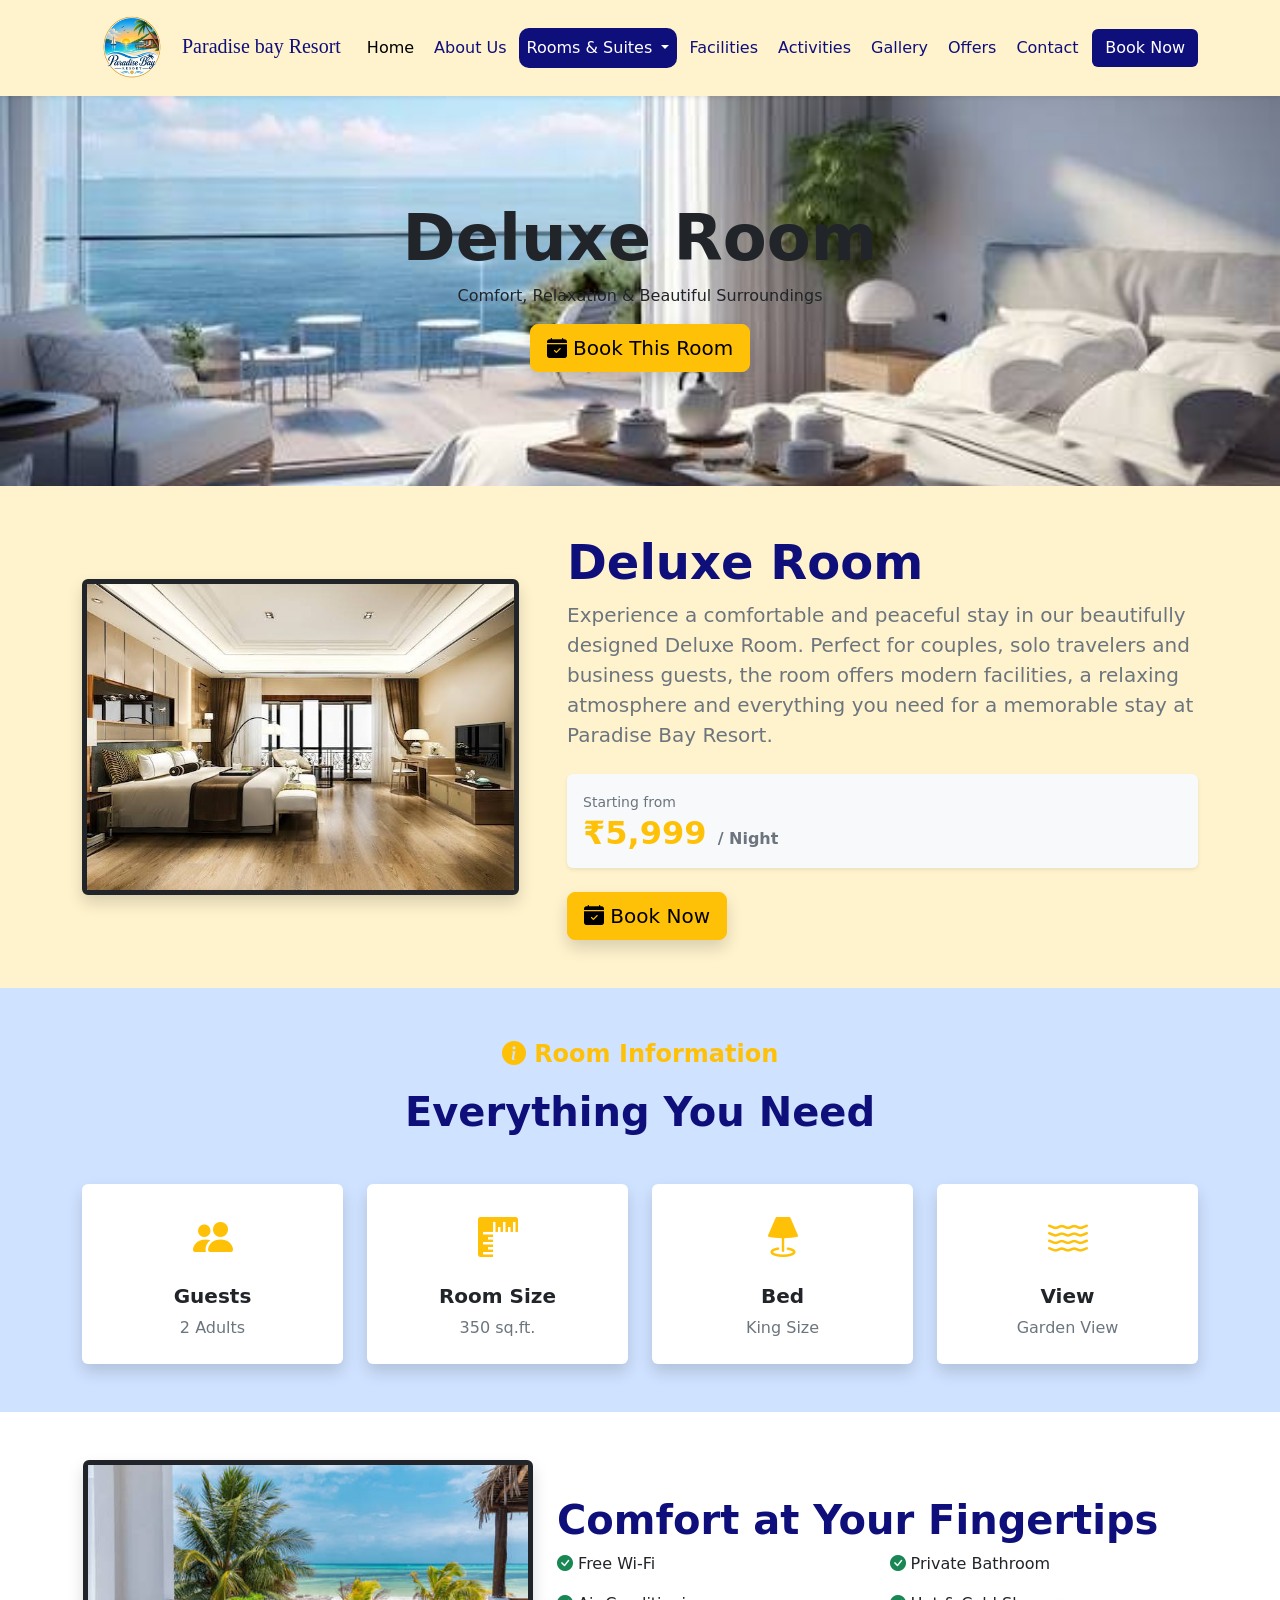
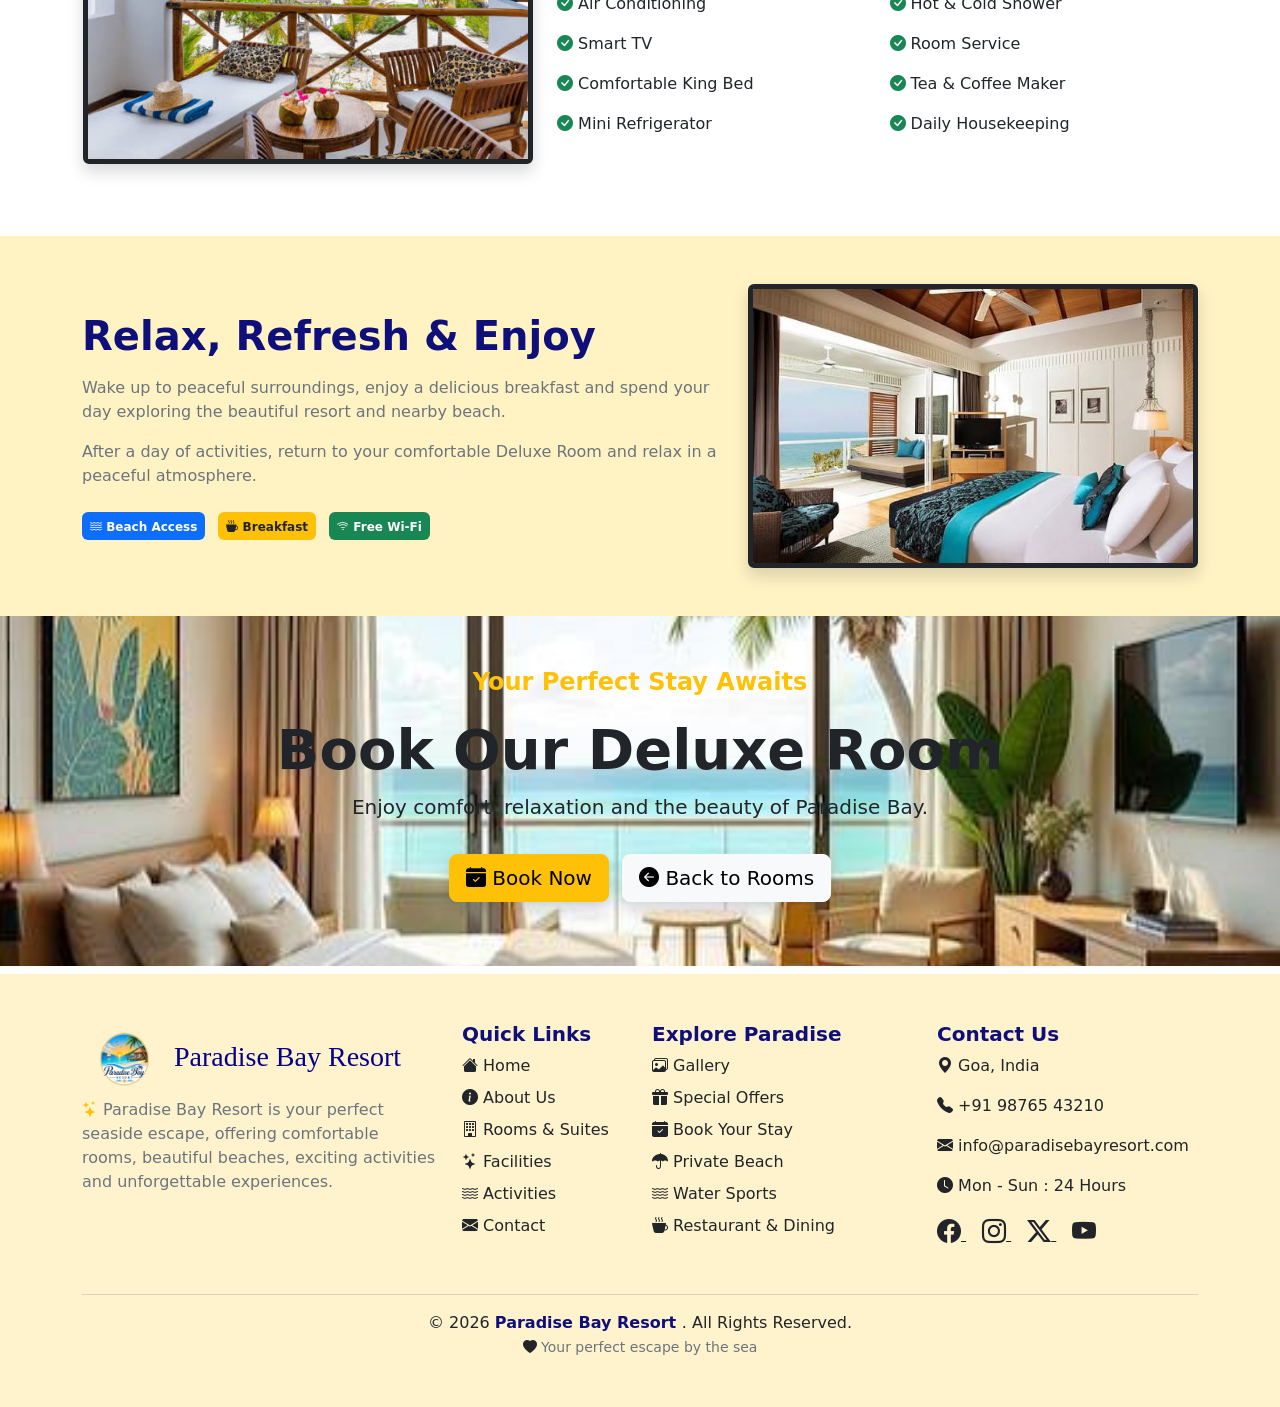
<file: deluxe_room.html>
<!doctype html>
<html lang="en">
  <head>
    <meta charset="utf-8">
    <meta name="viewport" content="width=device-width, initial-scale=1">
    <title>Deluxe Room | Paradise Bay Resort</title>
    <link href="https://cdn.jsdelivr.net/npm/bootstrap@5.3.8/dist/css/bootstrap.min.css" rel="stylesheet" integrity="sha384-sRIl4kxILFvY47J16cr9ZwB07vP4J8+LH7qKQnuqkuIAvNWLzeN8tE5YBujZqJLB" crossorigin="anonymous">
    <link rel="stylesheet" href="https://cdn.jsdelivr.net/npm/bootstrap-icons@1.13.1/font/bootstrap-icons.min.css">
    <link rel="icon" type="image/x-icon" href="images/resort_icon.png">
    <link
    rel="canonical"
    href="https://marathenehaa.github.io/Beach_resort_booking/deluxe_room.html">
    <meta
    name="description"
    content="Stay in the Deluxe Room at Paradise Bay Resort, offering comfortable accommodation, modern amenities and a relaxing resort experience.">
    <link rel="stylesheet" href="css/style.css">
  </head>
  <body>
    <script src="https://cdn.jsdelivr.net/npm/bootstrap@5.3.8/dist/js/bootstrap.bundle.min.js" integrity="sha384-FKyoEForCGlyvwx9Hj09JcYn3nv7wiPVlz7YYwJrWVcXK/BmnVDxM+D2scQbITxI" crossorigin="anonymous"></script>

 <!-- Header start -->
<header>

    <nav class="navbar navbar-expand-lg bg-warning-subtle shadow-sm fixed-top">

        <div class="container">

            <!-- Logo and Website Name -->
<a class="navbar-brand" href="index.html" style="color: rgb(15, 15, 123); font-family: 'Great Vibes', cursive;">
      <img src="images/resort_icon.png" alt="Logo" width="100" height="70" class="d-inline-block">Paradise bay Resort</a>


            <!-- Mobile Menu Button -->
            <button class="navbar-toggler"
                    type="button"
                    data-bs-toggle="collapse"
                    data-bs-target="#navbarSupportedContent"
                    aria-controls="navbarSupportedContent"
                    aria-expanded="false"
                    aria-label="Toggle navigation">

                <span class="navbar-toggler-icon"></span>

            </button>


            <!-- Navbar Content -->
            <div class="collapse navbar-collapse"
                 id="navbarSupportedContent">


                <!-- Navigation Links -->
                <ul class="navbar-nav me-auto mb-2 mb-lg-0">


                    <!-- Home -->
                    <li class="nav-item">

                        <a class="nav-link active"
                           href="index.html">

                            Home

                        </a>

                    </li>


                    <!-- About Us -->
                    <li class="nav-item">

                        <a class="nav-link "
                         aria-current="page"
                           href="about.html">

                            About Us

                        </a>

                    </li>


                    <!-- Rooms Dropdown -->
                    <li class="nav-item dropdown">

                        <a class="nav-link dropdown-toggle active"
                           href="rooms.html"
                           role="button"
                           data-bs-toggle="dropdown"
                           aria-expanded="false"
                           style="background-color: rgb(15, 15, 123); color: white;">

                            Rooms & Suites

                        </a>


                        <ul class="dropdown-menu">

                            <li>
                                <a class="dropdown-item"
                                   href="rooms.html">

                                    All Rooms

                                </a>
                            </li>

                            <li>
                                <a class="dropdown-item"
                                   href="deluxe_room.html">

                                    Deluxe Room

                                </a>
                            </li>

                            <li>
                                <a class="dropdown-item"
                                   href="ocean_view.html">

                                    Ocean View Room

                                </a>
                            </li>

                            <li>
                                <a class="dropdown-item"
                                   href="beach_villa.html">

                                    Beach Villa

                                </a>
                            </li>

                            <li>
                                <a class="dropdown-item"
                                   href="presidential_suite.html">

                                    Presidential Suite

                                </a>
                            </li>

                        </ul>

                    </li>


                    <!-- Facilities -->
                    <li class="nav-item">

                        <a class="nav-link"
                           href="facilities.html">

                            Facilities

                        </a>

                    </li>


                    <!-- Activities -->
                    <li class="nav-item">

                        <a class="nav-link"
                           href="activities.html">

                            Activities

                        </a>

                    </li>


                    <!-- Gallery -->
                    <li class="nav-item">

                        <a class="nav-link"
                           href="gallery.html">

                            Gallery

                        </a>

                    </li>


                    <!-- Offers -->
                    <li class="nav-item">

                        <a class="nav-link"
                           href="offers.html">

                            Offers

                        </a>

                    </li>


                    <!-- Contact -->
                    <li class="nav-item">

                        <a class="nav-link"
                           href="contact.html">

                            Contact

                        </a>

                    </li>

                </ul>


                <!-- Book Now Button -->
                <a href="booking.html"
                   class="btn" style="background-color: rgb(15, 15, 123); color: white;">

                    Book Now

                </a>


            </div>

        </div>

    </nav>

</header>
<!-- Header end -->

<!--  DELUXE ROOM BANNER  -->

<section class="d-flex align-items-center justify-content-center text-center"
         style="background-image:url('images/deluxroom_img2.jpg');
                background-size:cover;
                background-position:center;
                height:400px;">

    <div>

        <h1 class="display-3 fw-bold text-dark">

            Deluxe Room

        </h1>

        <p class=" text-dark">

            Comfort, Relaxation & Beautiful Surroundings

        </p>

        <a href="booking.html"
           class="btn btn-warning btn-lg shadow">

            <i class="bi bi-calendar-check-fill"></i>
            Book This Room

        </a>

    </div>

</section>


<!--  ROOM INTRODUCTION  -->

<section class="py-5 bg-warning-subtle">

    <div class="container">

        <div class="row align-items-center g-5">


            <!-- Room Image -->

            <div class="col-lg-5 text-center">

                <img src="images/deluxroom_img1.jpg"
                     class="img-fluid rounded shadow border border-5 border-dark"
                     alt="Paradise Bay Deluxe Room"
                     width="550"
                     height="420">


            </div>


            <!-- Room Details -->

            <div class="col-lg-7">

                <h2 class="display-5 fw-bold"
                    style="color:rgb(15,15,123);">

                    Deluxe Room

                </h2>

                <p class="text-secondary fs-5">

                    Experience a comfortable and peaceful stay in our
                    beautifully designed Deluxe Room.     Perfect for couples, solo travelers and business
                    guests, the room offers modern facilities, a relaxing
                    atmosphere and everything you need for a memorable
                    stay at Paradise Bay Resort.

                </p>


                <!-- Price -->

                <div class="bg-light rounded shadow-sm p-3 my-4">

                    <small class="text-secondary">
                        Starting from
                    </small>

                    <h2 class="fw-bold text-warning mb-0">

                        ₹5,999

                        <small class="text-secondary fs-6">
                            / Night
                        </small>

                    </h2>

                </div>


                <a href="booking.html"
                   class="btn btn-warning btn-lg shadow">

                    <i class="bi bi-calendar-check-fill"></i>
                    Book Now

                </a>

            </div>

        </div>

    </div>

</section>


<!-- ================= ROOM INFORMATION ================= -->

<section class="py-5 bg-primary-subtle">

    <div class="container">

        <div class="text-center mb-5">

            <p class="text-warning fw-bold fs-4">

                <i class="bi bi-info-circle-fill"></i>
                Room Information

            </p>

            <h2 class="display-6 fw-bold"
                style="color:rgb(15,15,123);">

                Everything You Need

            </h2>

        </div>


        <div class="row g-4">


            <!-- Guests -->

            <div class="col-6 col-md-3">

                <div class="card h-100 border-0 shadow text-center">

                    <div class="card-body p-4">

                        <i class="bi bi-people-fill text-warning fs-1"></i>

                        <h5 class="fw-bold mt-3">
                            Guests
                        </h5>

                        <p class="text-secondary mb-0">
                            2 Adults
                        </p>

                    </div>

                </div>

            </div>


            <!-- Room Size -->

            <div class="col-6 col-md-3">

                <div class="card h-100 border-0 shadow text-center">

                    <div class="card-body p-4">

                        <i class="bi bi-rulers text-warning fs-1"></i>

                        <h5 class="fw-bold mt-3">
                            Room Size
                        </h5>

                        <p class="text-secondary mb-0">
                            350 sq.ft.
                        </p>

                    </div>

                </div>

            </div>


            <!-- Bed -->

            <div class="col-6 col-md-3">

                <div class="card h-100 border-0 shadow text-center">

                    <div class="card-body p-4">

                        <i class="bi bi-lamp-fill text-warning fs-1"></i>

                        <h5 class="fw-bold mt-3">
                            Bed
                        </h5>

                        <p class="text-secondary mb-0">
                            King Size
                        </p>

                    </div>

                </div>

            </div>


            <!-- View -->

            <div class="col-6 col-md-3">

                <div class="card h-100 border-0 shadow text-center">

                    <div class="card-body p-4">

                        <i class="bi bi-water text-warning fs-1"></i>

                        <h5 class="fw-bold mt-3">
                            View
                        </h5>

                        <p class="text-secondary mb-0">
                            Garden View
                        </p>

                    </div>

                </div>

            </div>


        </div>

    </div>

</section>


<!--  ROOM AMENITIES  -->

<section class="py-5">

    <div class="container">

        <div class="row align-items-center">


            <!-- Image -->

            <div class="col-lg-5 mb-4 text-center">

                <img src="images/deluxroom_img3.jpg"
                     class="img-fluid rounded shadow border border-5 border-dark"
                     alt="Deluxe Room Amenities"
                     width="450"
                     height="450">

            </div>


            <!-- Amenities -->

            <div class="col-lg-7">

  

                <h2 class="display-6 fw-bold"
                    style="color:rgb(15,15,123);">

                    Comfort at Your Fingertips

                </h2>


                <div class="row">


                    <div class="col-md-6">

                        <p>

                            <i class="bi bi-check-circle-fill text-success"></i>

                            Free Wi-Fi

                        </p>

                        <p>

                            <i class="bi bi-check-circle-fill text-success"></i>

                            Air Conditioning

                        </p>

                        <p>

                            <i class="bi bi-check-circle-fill text-success"></i>

                            Smart TV

                        </p>

                        <p>

                            <i class="bi bi-check-circle-fill text-success"></i>

                            Comfortable King Bed

                        </p>

                        <p>

                            <i class="bi bi-check-circle-fill text-success"></i>

                            Mini Refrigerator

                        </p>

                    </div>


                    <div class="col-md-6">

                        <p>

                            <i class="bi bi-check-circle-fill text-success"></i>

                            Private Bathroom

                        </p>

                        <p>

                            <i class="bi bi-check-circle-fill text-success"></i>

                            Hot & Cold Shower

                        </p>

                        <p>

                            <i class="bi bi-check-circle-fill text-success"></i>

                            Room Service

                        </p>

                        <p>

                            <i class="bi bi-check-circle-fill text-success"></i>

                            Tea & Coffee Maker

                        </p>

                        <p>

                            <i class="bi bi-check-circle-fill text-success"></i>

                            Daily Housekeeping

                        </p>

                    </div>


                </div>

            </div>

        </div>

    </div>

</section>


<!--  ROOM EXPERIENCE  -->

<section class="py-5"
         style="background-color:#fff3c4;">

    <div class="container">

        <div class="row align-items-center">


            <!-- Content -->

            <div class="col-lg-7">


                <h2 class="display-6 fw-bold"
                    style="color:rgb(15,15,123);">

                    Relax, Refresh & Enjoy

                </h2>

                <p class="text-secondary mt-3">

                    Wake up to peaceful surroundings, enjoy a delicious
                    breakfast and spend your day exploring the beautiful
                    resort and nearby beach.

                </p>

                <p class="text-secondary">

                    After a day of activities, return to your comfortable
                    Deluxe Room and relax in a peaceful atmosphere.

                </p>


                <div class="mt-4">

                    <span class="badge bg-primary p-2 me-2">

                        <i class="bi bi-water"></i>
                        Beach Access

                    </span>

                    <span class="badge bg-warning text-dark p-2 me-2">

                        <i class="bi bi-cup-hot-fill"></i>
                        Breakfast

                    </span>

                    <span class="badge bg-success p-2">

                        <i class="bi bi-wifi"></i>
                        Free Wi-Fi

                    </span>

                </div>

            </div>


            <!-- Image -->

            <div class="col-lg-5 mt-4 mt-lg-0 text-center">

                <img src="images/deluxroom_img4.jpg"
                     class="img-fluid rounded shadow border border-5 border-dark"
                     alt="Deluxe Room Experience"
                     width="450"
                     height="350">

            </div>

        </div>

    </div>

</section>


<!--  BOOKING CTA  -->

<section class="p-5 text-center mb-2"
         style="background-image:url('images/deluxroom_img5.jpg');
                background-size:cover;
                background-position:center;
                height:350px;">

    <div class="container">

        <p class="text-warning fw-bold fs-4">

            Your Perfect Stay Awaits

        </p>

        <h2 class="display-4 fw-bold text-dark">

            Book Our Deluxe Room

        </h2>

        <p class="text-dark fs-5">

            Enjoy comfort, relaxation and the beauty of Paradise Bay.

        </p>

        <a href="booking.html"
           class="btn btn-warning btn-lg shadow mt-3">

            <i class="bi bi-calendar-check-fill"></i>
            Book Now

        </a>

        <a href="rooms.html"
           class="btn btn-light btn-lg shadow mt-3 ms-2">

            <i class="bi bi-arrow-left-circle-fill"></i>
            Back to Rooms

        </a>

    </div>

</section>

 <!-- Footer Section Start -->

<footer class="py-5 bg-warning-subtle">

    <div class="container">

        <div class="row">


            <!-- About -->

            <div class="col-lg-4 col-md-6 mb-4">

                <h3 class="fw-bold"
                    style="color: rgb(15,15,123);">

                    <h3 style="color: darkblue; font-family: 'Great Vibes', cursive;">
                        <img src="images/resort_icon.png" alt="Logo" width="85" height="60" class="d-inline-block"></a>

                  Paradise Bay Resort
                </h3>

                    

                </h3>


                <p class="text-secondary">

                    <i class="bi bi-stars text-warning"></i>

                    Paradise Bay Resort is your perfect seaside
                    escape, offering comfortable rooms, beautiful
                    beaches, exciting activities and unforgettable
                    experiences.

                </p>


 

            </div>


            <!-- Quick Links -->

            <div class="col-lg-2 col-md-6 mb-4">

                <h5 class="fw-bold"
                    style="color: rgb(15,15,123);">

                    

                    Quick Links

                </h5>


                <ul class="list-unstyled">

                    <li class="mb-2">

                        <a href="index.html"
                           class="text-decoration-none text-dark">

                            <i class="bi bi-house-fill text-dark"></i>
                            Home

                        </a>

                    </li>


                    <li class="mb-2">

                        <a href="about.html"
                           class="text-decoration-none text-dark">

                            <i class="bi bi-info-circle-fill text-dark"></i>
                            About Us

                        </a>

                    </li>


                    <li class="mb-2">

                        <a href="rooms.html"
                           class="text-decoration-none text-dark">

                            <i class="bi bi-building text-dark"></i>
                            Rooms & Suites

                        </a>

                    </li>


                    <li class="mb-2">

                        <a href="facilities.html"
                           class="text-decoration-none text-dark">

                            <i class="bi bi-stars text-dark"></i>
                            Facilities

                        </a>

                    </li>


                    <li class="mb-2">

                        <a href="activities.html"
                           class="text-decoration-none text-dark">

                            <i class="bi bi-water text-dark"></i>
                            Activities

                        </a>

                    </li>


                    <li>

                        <a href="contact.html"
                           class="text-decoration-none text-dark">

                            <i class="bi bi-envelope-fill text-dark"></i>
                            Contact

                        </a>

                    </li>

                </ul>

            </div>


            <!-- Explore -->

            <div class="col-lg-3 col-md-6 mb-4">

                <h5 class="fw-bold"
                    style="color: rgb(15,15,123);">


                    Explore Paradise

                </h5>


                <ul class="list-unstyled">

                    <li class="mb-2">

                        <a href="gallery.html"
                           class="text-decoration-none text-dark">

                            <i class="bi bi-images text-dark"></i>
                            Gallery

                        </a>

                    </li>


                    <li class="mb-2">

                        <a href="offers.html"
                           class="text-decoration-none text-dark">

                            <i class="bi bi-gift-fill text-dark"></i>
                            Special Offers

                        </a>

                    </li>


                    <li class="mb-2">

                        <a href="booking.html"
                           class="text-decoration-none text-dark">

                            <i class="bi bi-calendar-check-fill text-dark"></i>
                            Book Your Stay

                        </a>

                    </li>


                    <li class="mb-2">

                        <i class="bi bi-umbrella-fill text-dark"></i>
                        Private Beach

                    </li>


                    <li class="mb-2">

                        <i class="bi bi-water text-dark"></i>
                        Water Sports

                    </li>


                    <li>

                        <i class="bi bi-cup-hot-fill text-dark"></i>
                        Restaurant & Dining

                    </li>

                </ul>

            </div>


            <!-- Contact -->

            <div class="col-lg-3 col-md-6 mb-4">

                <h5 class="fw-bold"
                    style="color: rgb(15,15,123);">

                    

                    Contact Us

                </h5>


                <p class="text-dark">

                    <i class="bi bi-geo-alt-fill text-dark"></i>

                    Goa, India

                </p>


                <p class="text-dark">

                    <i class="bi bi-telephone-fill text-dark"></i>

                    +91 98765 43210

                </p>


                <p class="text-dark">

                    <i class="bi bi-envelope-fill text-dark"></i>

                    info@paradisebayresort.com

                </p>


                <p class="text-dark">

                    <i class="bi bi-clock-fill text-dark"></i>

                    Mon - Sun : 24 Hours

                </p>


                <!-- Social Icons -->

                <div class="mt-3">

                    <a href="https://www.facebook.com/"
                       target="_blank"
                       class="me-3 text-dark">

                        <i class="bi bi-facebook fs-4"></i>

                    </a>


                    <a href="https://www.instagram.com/"
                       target="_blank"
                       class="me-3 text-dark"
                       >

                        <i class="bi bi-instagram fs-4"></i>

                    </a>


                    <a href="https://x.com/"
                       target="_blank"
                       class="me-3 text-dark">

                        <i class="bi bi-twitter-x fs-4"></i>

                    </a>


                    <a href="https://www.youtube.com/"
                       target="_blank"
                       class="text-dark">

                        <i class="bi bi-youtube fs-4"></i>

                    </a>

                </div>

            </div>


        </div>





        <hr class="border-secondary">


        <!-- Copyright -->

        <div class="text-center text-dark">

            <p class="mb-0">

                © 2026

                <strong style="color: rgb(15,15,123);">
                    Paradise Bay Resort
                </strong>

                . All Rights Reserved.

            </p>

            <small class="text-secondary">

                <i class="bi bi-heart-fill text-dark"></i>

                Your perfect escape by the sea

            </small>

        </div>


    </div>

</footer>

<!-- Footer Section End -->
  </body>
</html>
</file>
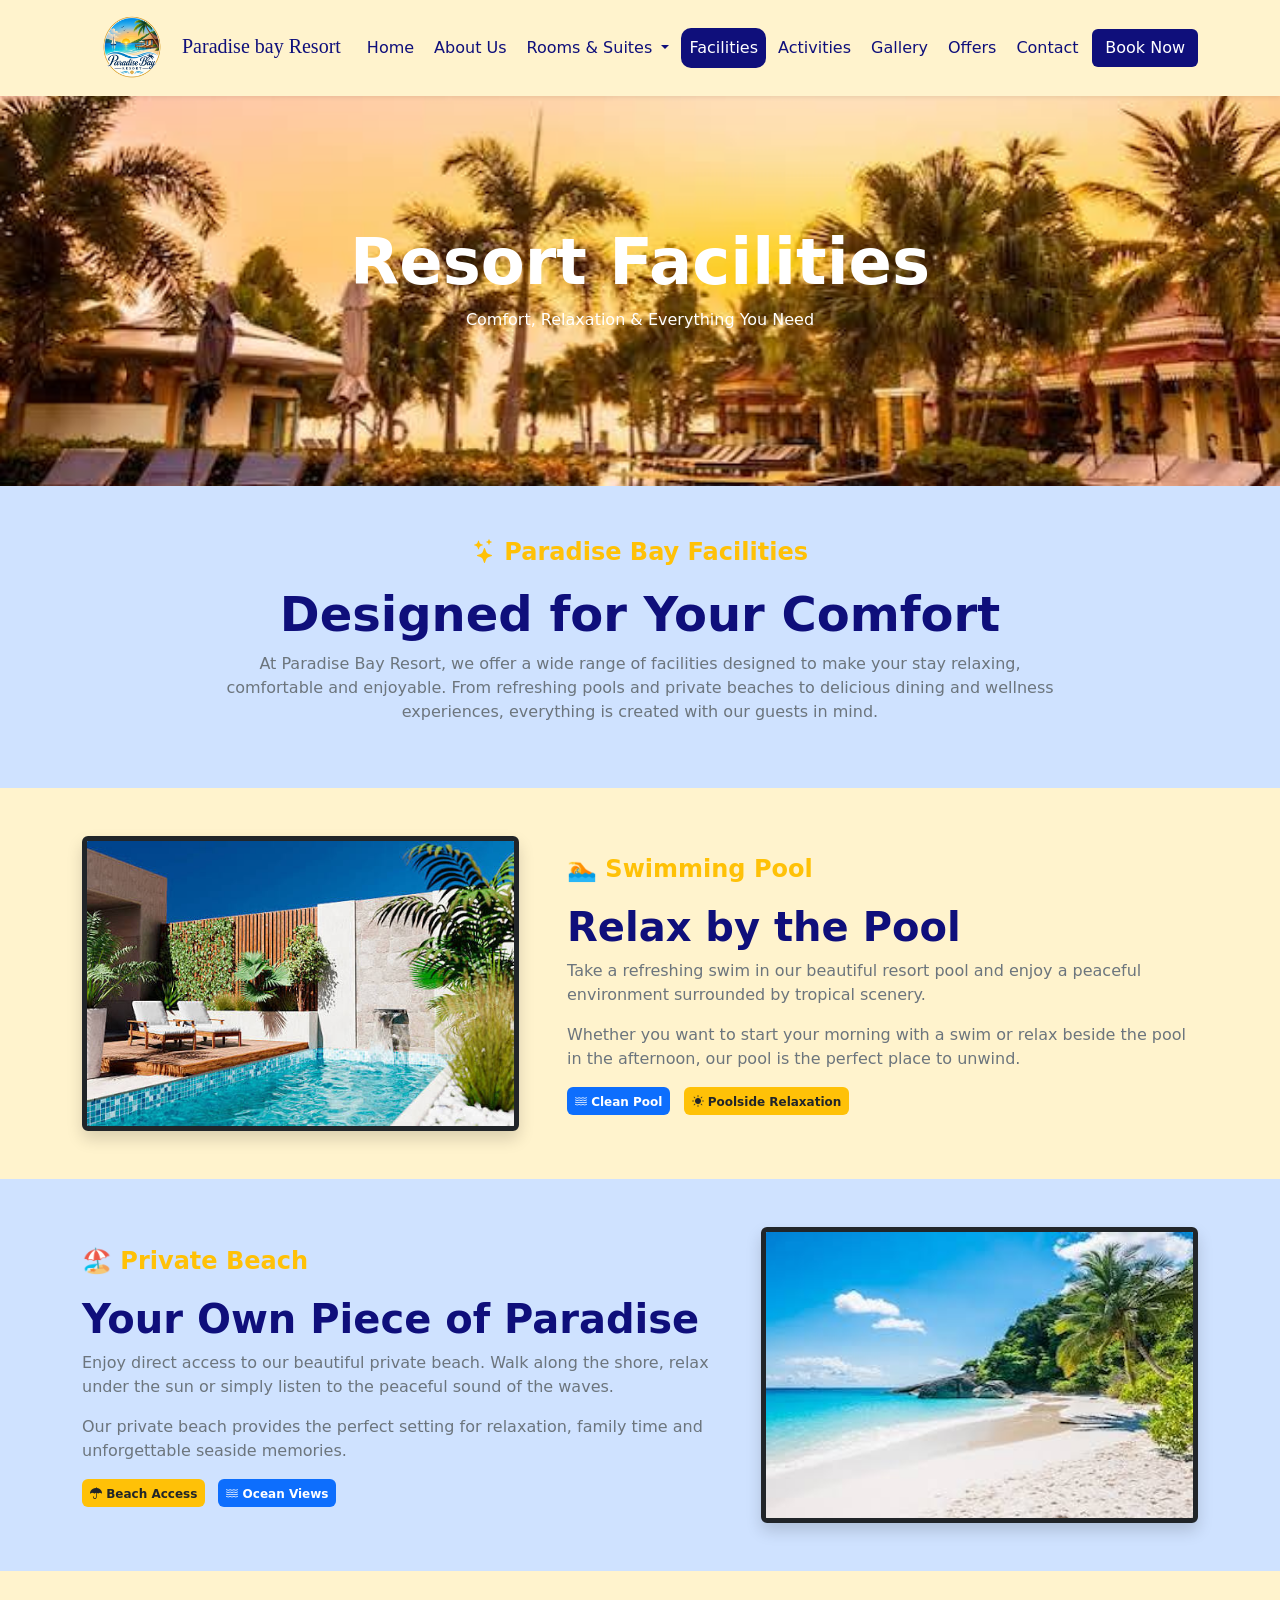
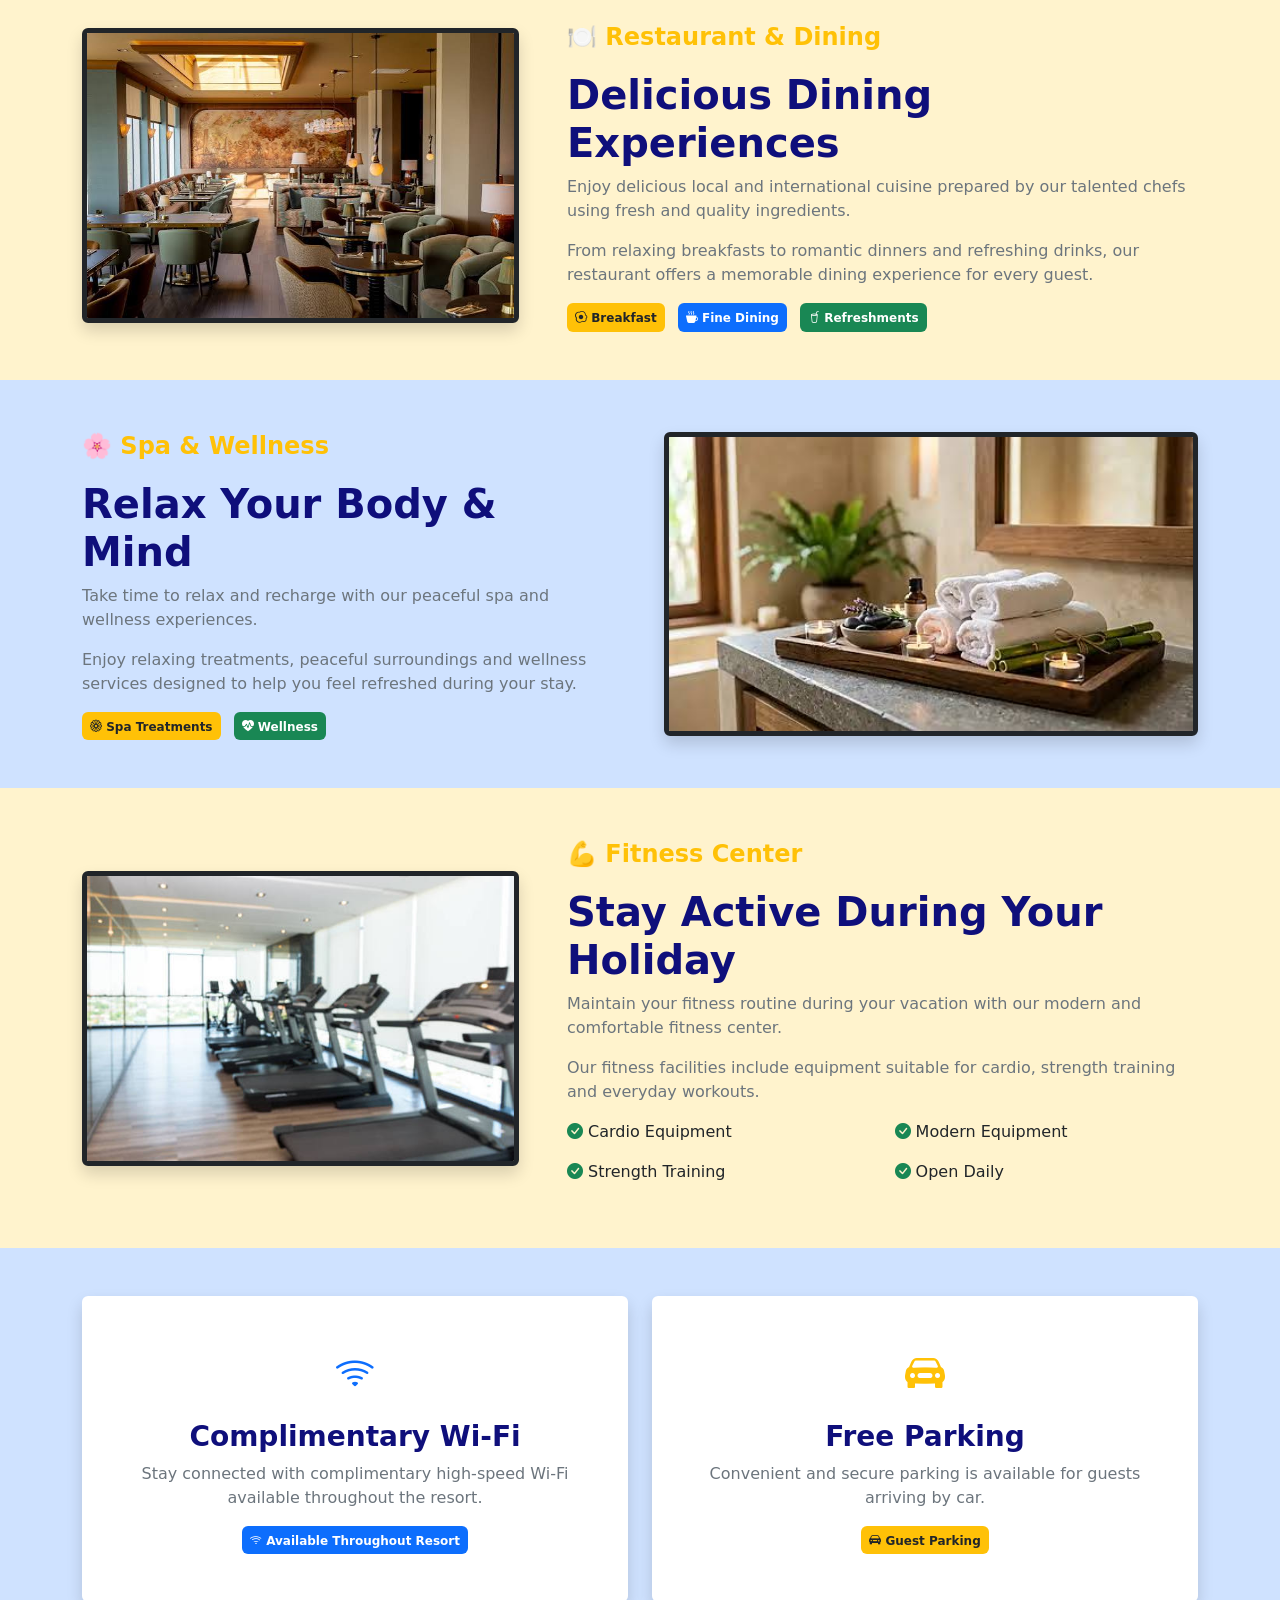
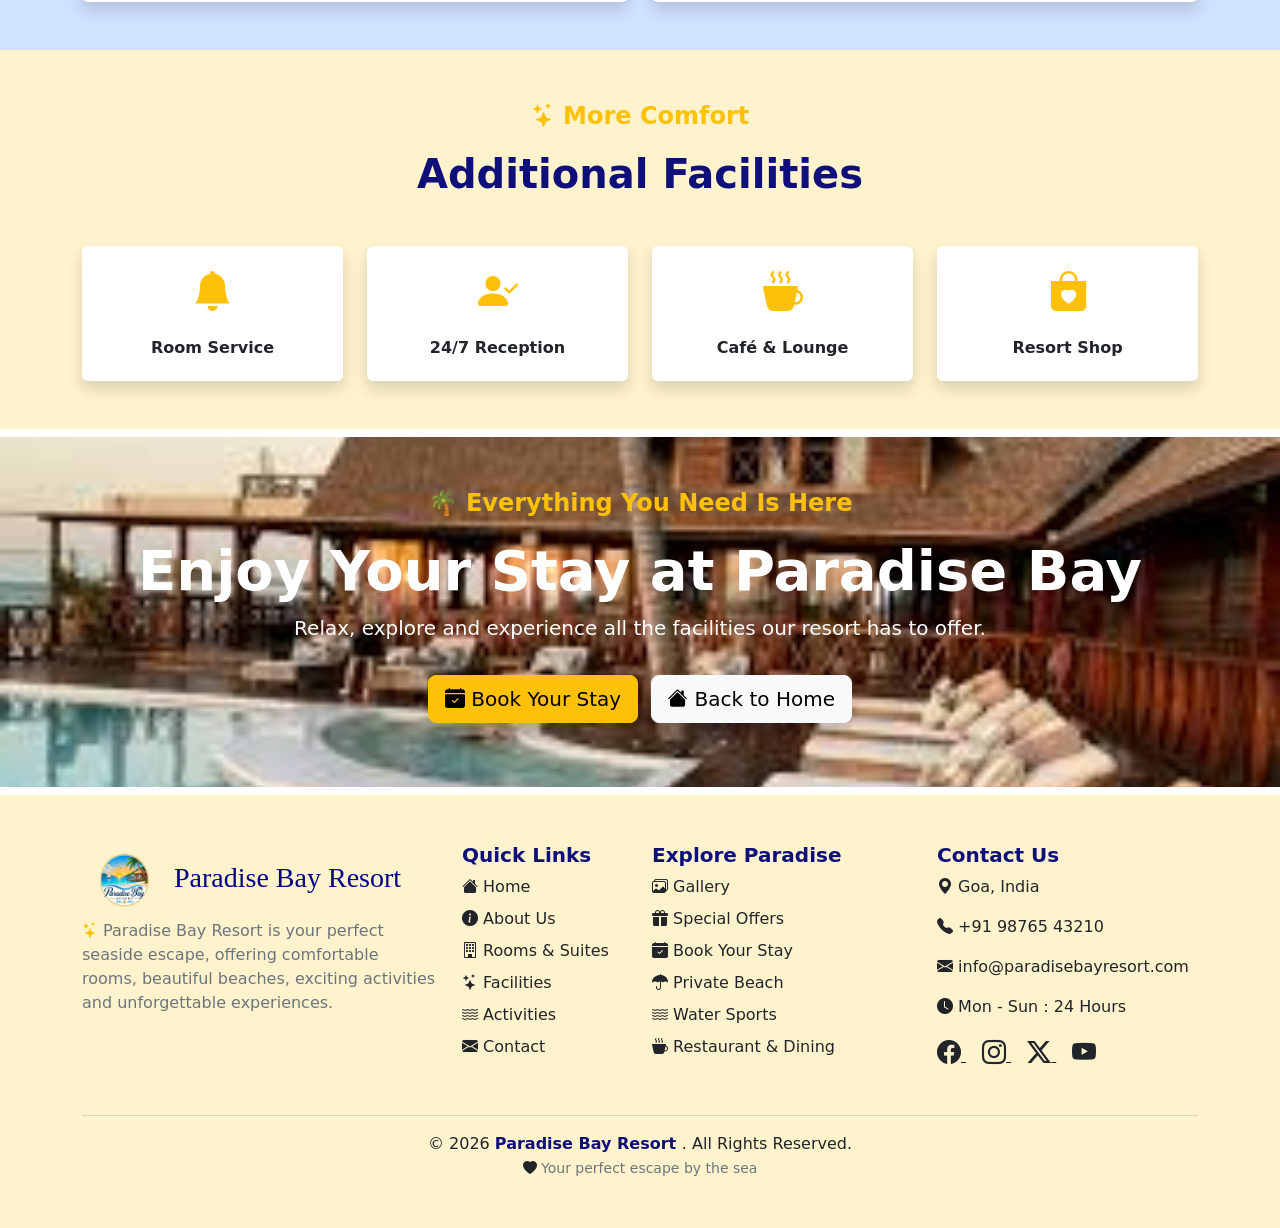
<file: facilities.html>
<!doctype html>
<html lang="en">
  <head>
    <meta charset="utf-8">
    <meta name="viewport" content="width=device-width, initial-scale=1">
    <title>Resort Facilities | Paradise Bay Resort</title>
    <link href="https://cdn.jsdelivr.net/npm/bootstrap@5.3.8/dist/css/bootstrap.min.css" rel="stylesheet" integrity="sha384-sRIl4kxILFvY47J16cr9ZwB07vP4J8+LH7qKQnuqkuIAvNWLzeN8tE5YBujZqJLB" crossorigin="anonymous">
    <link rel="icon" type="image/x-icon" href="images/resort_icon.png">
    <link
    rel="canonical"
    href="https://marathenehaa.github.io/Beach_resort_booking/facilities.html">
    <meta
    name="description"
    content="Discover Paradise Bay Resort facilities including comfortable amenities, recreation areas and services designed for a relaxing seaside stay.">
    <link rel="stylesheet" href="css/style.css">
  </head>
  <body>
    <script src="https://cdn.jsdelivr.net/npm/bootstrap@5.3.8/dist/js/bootstrap.bundle.min.js" integrity="sha384-FKyoEForCGlyvwx9Hj09JcYn3nv7wiPVlz7YYwJrWVcXK/BmnVDxM+D2scQbITxI" crossorigin="anonymous"></script>
        <link rel="stylesheet" href="https://cdn.jsdelivr.net/npm/bootstrap-icons@1.13.1/font/bootstrap-icons.min.css">


 <!-- Header start -->
<header>
    <nav class="navbar navbar-expand-lg bg-warning-subtle shadow-sm fixed-top">
        <div class="container">
            <!-- Logo and Website Name -->
<a class="navbar-brand" href="index.html" style="color: rgb(15, 15, 123); font-family: 'Great Vibes', cursive;">
      <img src="images/resort_icon.png" alt="Logo" width="100" height="70" class="d-inline-block">Paradise bay Resort</a>
            <!-- Mobile Menu Button -->
            <button class="navbar-toggler"
                    type="button"
                    data-bs-toggle="collapse"
                    data-bs-target="#navbarSupportedContent"
                    aria-controls="navbarSupportedContent"
                    aria-expanded="false"
                    aria-label="Toggle navigation">
                <span class="navbar-toggler-icon"></span>
            </button>
            <!-- Navbar Content -->
            <div class="collapse navbar-collapse"
                 id="navbarSupportedContent">
                <!-- Navigation Links -->
                <ul class="navbar-nav me-auto mb-2 mb-lg-0">
                    <!-- Home -->
                    <li class="nav-item">
                        <a class="nav-link"
                           href="index.html">
                            Home
                        </a>
                    </li>
                    <!-- About Us -->
                    <li class="nav-item">
                        <a class="nav-link"
                           href="about.html">
                            About Us
                        </a>
                    </li>
                    <!-- Rooms Dropdown -->
                    <li class="nav-item dropdown">
                        <a class="nav-link dropdown-toggle"
                           href="rooms.html"
                           role="button"
                           data-bs-toggle="dropdown"
                           aria-expanded="false">
                            Rooms & Suites
                        </a>
                        <ul class="dropdown-menu">
                            <li>
                                <a class="dropdown-item"
                                   href="rooms.html">
                                    All Rooms
                                </a>
                            </li>
                            <li>
                                <a class="dropdown-item"
                                   href="deluxe_room.html">
                                    Deluxe Room
                                </a>
                            </li>
                            <li>
                                <a class="dropdown-item"
                                   href="ocean_view.html">
                                    Ocean View Room
                                </a>
                            </li>
                            <li>
                                <a class="dropdown-item"
                                   href="beach_villa.html">
                                    Beach Villa
                                </a>
                            </li>
                            <li>
                                <a class="dropdown-item"
                                   href="presidential_suite.html">

                                    Presidential Suite

                                </a>
                            </li>

                        </ul>

                    </li>


                    <!-- Facilities -->
                    <li class="nav-item">

                        <a class="nav-link active"
                         style="background-color: rgb(15, 15, 123); color: white;"
                         aria-current="page"
                           href="facilities.html">

                            Facilities

                        </a>

                    </li>


                    <!-- Activities -->
                    <li class="nav-item">

                        <a class="nav-link"
                           href="activities.html">

                            Activities

                        </a>

                    </li>


                    <!-- Gallery -->
                    <li class="nav-item">

                        <a class="nav-link"
                           href="gallery.html">

                            Gallery

                        </a>

                    </li>


                    <!-- Offers -->
                    <li class="nav-item">

                        <a class="nav-link"
                           href="offers.html">

                            Offers

                        </a>

                    </li>


                    <!-- Contact -->
                    <li class="nav-item">

                        <a class="nav-link"
                           href="contact.html">

                            Contact

                        </a>

                    </li>

                </ul>


                <!-- Book Now Button -->
                <a href="booking.html"
                   class="btn" style="background-color: rgb(15, 15, 123); color: white;">

                    Book Now

                </a>


            </div>

        </div>

    </nav>

</header>
<!-- Header end -->

<!--  FACILITIES BANNER  -->

<section class="d-flex align-items-center justify-content-center text-center"
         style="background-image:url('images/facilities_img1.jpg');
                background-size:cover;
                background-position:center;
                height:400px;">

    <div>

        <h1 class="display-3 fw-bold text-white">

            Resort Facilities

        </h1>

        <p class="text-white">

            Comfort, Relaxation & Everything You Need

        </p>

    </div>

</section>


<!--  INTRODUCTION  -->

<section class="py-5 bg-primary-subtle">

    <div class="container text-center">

        <p class="text-warning fw-bold fs-4">

            <i class="bi bi-stars"></i>
            Paradise Bay Facilities

        </p>

        <h2 class="display-5 fw-bold"
            style="color:rgb(15,15,123);">

            Designed for Your Comfort

        </h2>



        <p class="text-secondary mx-auto"
           style="max-width:850px;">

            At Paradise Bay Resort, we offer a wide range of facilities
            designed to make your stay relaxing, comfortable and enjoyable.
            From refreshing pools and private beaches to delicious dining
            and wellness experiences, everything is created with our
            guests in mind.

        </p>

    </div>

</section>


<!--  SWIMMING POOL  -->

<section class="py-5 bg-warning-subtle">

    <div class="container">

        <div class="row align-items-center g-5">


            <!-- Image -->

            <div class="col-lg-5 text-center">

                <img src="images/swimingpool_img1.jpg"
                     class="img-fluid rounded shadow border border-5 border-dark"
                     alt="Paradise Bay Swimming Pool"
                     width="500"
                     height="400">

            </div>


            <!-- Content -->

            <div class="col-lg-7">

                <p class="text-warning fw-bold fs-4">

                    🏊 Swimming Pool

                </p>

                <h2 class="display-6 fw-bold"
                    style="color:rgb(15,15,123);">

                    Relax by the Pool

                </h2>

             

                <p class="text-secondary">

                    Take a refreshing swim in our beautiful resort pool
                    and enjoy a peaceful environment surrounded by
                    tropical scenery.

                </p>

                <p class="text-secondary">

                    Whether you want to start your morning with a swim
                    or relax beside the pool in the afternoon, our pool
                    is the perfect place to unwind.

                </p>


                <div class="mt-3">

                    <span class="badge bg-primary p-2 me-2">
                        <i class="bi bi-water"></i>
                        Clean Pool
                    </span>

                    <span class="badge bg-warning text-dark p-2">
                        <i class="bi bi-sun-fill"></i>
                        Poolside Relaxation
                    </span>

                </div>

            </div>

        </div>

    </div>

</section>


<!--  PRIVATE BEACH  -->

<section class="py-5 bg-primary-subtle">

    <div class="container">

        <div class="row align-items-center g-5">


            <!-- Content -->

            <div class="col-lg-7 order-2 order-lg-1">

                <p class="text-warning fw-bold fs-4">

                    🏖️ Private Beach

                </p>

                <h2 class="display-6 fw-bold"
                    style="color:rgb(15,15,123);">

                    Your Own Piece of Paradise

                </h2>

           

                <p class="text-secondary">

                    Enjoy direct access to our beautiful private beach.
                    Walk along the shore, relax under the sun or simply
                    listen to the peaceful sound of the waves.

                </p>

                <p class="text-secondary">

                    Our private beach provides the perfect setting for
                    relaxation, family time and unforgettable seaside
                    memories.

                </p>


                <div class="mt-3">

                    <span class="badge bg-warning text-dark p-2 me-2">

                        <i class="bi bi-umbrella-fill"></i>
                        Beach Access

                    </span>

                    <span class="badge bg-primary p-2">

                        <i class="bi bi-water"></i>
                        Ocean Views

                    </span>

                </div>

            </div>


            <!-- Image -->

            <div class="col-lg-5 order-1 order-lg-2 text-center">

                <img src="images/beach_img1.jpg"
                     class="img-fluid rounded shadow border border-5 border-dark"
                     alt="Private Beach"
                     width="550"
                     height="400">

            </div>

        </div>

    </div>

</section>


<!--  RESTAURANT  -->

<section class="py-5 bg-warning-subtle">

    <div class="container">

        <div class="row align-items-center g-5">


            <!-- Image -->

            <div class="col-lg-5 text-center">

                <img src="images/restraurant_img1.jpg"
                     class="img-fluid rounded shadow border border-5 border-dark"
                     alt="Paradise Bay Restaurant"
                     width="550"
                     height="400">

            </div>


            <!-- Content -->

            <div class="col-lg-7">

                <p class="text-warning fw-bold fs-4">

                    🍽️ Restaurant & Dining

                </p>

                <h2 class="display-6 fw-bold"
                    style="color:rgb(15,15,123);">

                    Delicious Dining Experiences

                </h2>

             

                <p class="text-secondary">

                    Enjoy delicious local and international cuisine
                    prepared by our talented chefs using fresh and
                    quality ingredients.

                </p>

                <p class="text-secondary">

                    From relaxing breakfasts to romantic dinners and
                    refreshing drinks, our restaurant offers a memorable
                    dining experience for every guest.

                </p>


                <div class="mt-3">

                    <span class="badge bg-warning text-dark p-2 me-2">
                        <i class="bi bi-egg-fried"></i>
                        Breakfast
                    </span>

                    <span class="badge bg-primary p-2 me-2">
                        <i class="bi bi-cup-hot-fill"></i>
                        Fine Dining
                    </span>

                    <span class="badge bg-success p-2">
                        <i class="bi bi-cup-straw"></i>
                        Refreshments
                    </span>

                </div>

            </div>

        </div>

    </div>

</section>


<!--  SPA & WELLNESS  -->

<section class="py-5 bg-primary-subtle">

    <div class="container">

        <div class="row align-items-center g-5">


            <!-- Content -->

            <div class="col-lg-6">

                <p class="text-warning fw-bold fs-4">

                    🌸 Spa & Wellness

                </p>

                <h2 class="display-6 fw-bold"
                    style="color:rgb(15,15,123);">

                    Relax Your Body & Mind

                </h2>

              

                <p class="text-secondary">

                    Take time to relax and recharge with our peaceful
                    spa and wellness experiences.

                </p>

                <p class="text-secondary">

                    Enjoy relaxing treatments, peaceful surroundings
                    and wellness services designed to help you feel
                    refreshed during your stay.

                </p>


                <div class="mt-3">

                    <span class="badge bg-warning text-dark p-2 me-2">
                        <i class="bi bi-flower1"></i>
                        Spa Treatments
                    </span>

                    <span class="badge bg-success p-2">
                        <i class="bi bi-heart-pulse-fill"></i>
                        Wellness
                    </span>

                </div>

            </div>


            <!-- Image -->

            <div class="col-lg-6 text-center">

                <img src="images/spa_img1.jpg"
                     class="img-fluid rounded shadow border border-5 border-dark"
                     alt="Spa and Wellness"
                     width="550"
                     height="400">

            </div>

        </div>

    </div>

</section>


<!--  FITNESS CENTER  -->

<section class="py-5 bg-warning-subtle">

    <div class="container">

        <div class="row align-items-center g-5">


            <!-- Image -->

            <div class="col-lg-5 text-center">

                <img src="images/fitness_img1.jpg"
                     class="img-fluid rounded shadow border border-5 border-dark"
                     alt="Fitness Center"
                     width="450"
                     height="400">

            </div>


            <!-- Content -->

            <div class="col-lg-7">

                <p class="text-warning fw-bold fs-4">

                    💪 Fitness Center

                </p>

                <h2 class="display-6 fw-bold"
                    style="color:rgb(15,15,123);">

                    Stay Active During Your Holiday

                </h2>


                <p class="text-secondary">

                    Maintain your fitness routine during your vacation
                    with our modern and comfortable fitness center.

                </p>

                <p class="text-secondary">

                    Our fitness facilities include equipment suitable
                    for cardio, strength training and everyday workouts.

                </p>


                <div class="row mt-3">

                    <div class="col-md-6">

                        <p>
                            <i class="bi bi-check-circle-fill text-success"></i>
                            Cardio Equipment
                        </p>

                        <p>
                            <i class="bi bi-check-circle-fill text-success"></i>
                            Strength Training
                        </p>

                    </div>

                    <div class="col-md-6">

                        <p>
                            <i class="bi bi-check-circle-fill text-success"></i>
                            Modern Equipment
                        </p>

                        <p>
                            <i class="bi bi-check-circle-fill text-success"></i>
                            Open Daily
                        </p>

                    </div>

                </div>

            </div>

        </div>

    </div>

</section>


<!--  FREE WI-FI & PARKING  -->

<section class="py-5 bg-primary-subtle">

    <div class="container">

        <div class="row g-4">


            <!-- Wi-Fi -->

            <div class="col-md-6">

                <div class="card h-100 border-0 shadow text-center">

                    <div class="card-body p-5">

                        <i class="bi bi-wifi text-primary fs-1"></i>

                        <h3 class="fw-bold mt-3"
                            style="color:rgb(15,15,123);">

                            Complimentary Wi-Fi

                        </h3>

                        <p class="text-secondary">

                            Stay connected with complimentary high-speed
                            Wi-Fi available throughout the resort.

                        </p>

                        <span class="badge bg-primary p-2">

                            <i class="bi bi-wifi"></i>
                            Available Throughout Resort

                        </span>

                    </div>

                </div>

            </div>


            <!-- Parking -->

            <div class="col-md-6">

                <div class="card h-100 border-0 shadow text-center">

                    <div class="card-body p-5">

                        <i class="bi bi-car-front-fill text-warning fs-1"></i>

                        <h3 class="fw-bold mt-3"
                            style="color:rgb(15,15,123);">

                            Free Parking

                        </h3>

                        <p class="text-secondary">

                            Convenient and secure parking is available
                            for guests arriving by car.

                        </p>

                        <span class="badge bg-warning text-dark p-2">

                            <i class="bi bi-car-front-fill"></i>
                            Guest Parking

                        </span>

                    </div>

                </div>

            </div>


        </div>

    </div>

</section>


<!--  FACILITY HIGHLIGHTS  -->

<section class="py-5 bg-warning-subtle">

    <div class="container">

        <div class="text-center mb-5">

            <p class="text-warning fw-bold fs-4">

                <i class="bi bi-stars"></i>
                More Comfort

            </p>

            <h2 class="display-6 fw-bold"
                style="color:rgb(15,15,123);">

                Additional Facilities

            </h2>

        </div>


        <div class="row g-4">


            <!-- Facility 1 -->

            <div class="col-6 col-md-3">

                <div class="card h-100 border-0 shadow text-center">

                    <div class="card-body">

                        <i class="bi bi-bell-fill text-warning fs-1"></i>

                        <h6 class="fw-bold mt-3">
                            Room Service
                        </h6>

                    </div>

                </div>

            </div>


            <!-- Facility 2 -->

            <div class="col-6 col-md-3">

                <div class="card h-100 border-0 shadow text-center">

                    <div class="card-body">

                        <i class="bi bi-person-check-fill text-warning fs-1"></i>

                        <h6 class="fw-bold mt-3">
                            24/7 Reception
                        </h6>

                    </div>

                </div>

            </div>


            <!-- Facility 3 -->

            <div class="col-6 col-md-3">

                <div class="card h-100 border-0 shadow text-center">

                    <div class="card-body">

                        <i class="bi bi-cup-hot-fill text-warning fs-1"></i>

                        <h6 class="fw-bold mt-3">
                            Café & Lounge
                        </h6>

                    </div>

                </div>

            </div>


            <!-- Facility 4 -->

            <div class="col-6 col-md-3">

                <div class="card h-100 border-0 shadow text-center">

                    <div class="card-body">

                        <i class="bi bi-bag-heart-fill text-warning fs-1"></i>

                        <h6 class="fw-bold mt-3">
                            Resort Shop
                        </h6>

                    </div>

                </div>

            </div>


        </div>

    </div>

</section>


<!--  BOOKING CTA  -->

<section class="p-5 text-center mb-2 mt-2"
         style="background-image:url('images/facilities_img3.jpg');
                background-size:cover;
                background-position:center;
                height:350px;">

    <div class="container">

        <p class="text-warning fw-bold fs-4">

            🌴 Everything You Need Is Here

        </p>

        <h2 class="display-4 fw-bold text-white">

            Enjoy Your Stay at Paradise Bay

        </h2>

        <p class="text-white fs-5">

            Relax, explore and experience all the facilities
            our resort has to offer.

        </p>

        <a href="booking.html"
           class="btn btn-warning btn-lg shadow mt-3">

            <i class="bi bi-calendar-check-fill"></i>
            Book Your Stay

        </a>

        <a href="index.html"
           class="btn btn-light btn-lg shadow mt-3 ms-2">

            <i class="bi bi-house-fill"></i>
            Back to Home

        </a>

    </div>

</section>

 <!-- Footer Section Start -->
<footer class="py-5 bg-warning-subtle">
    <div class="container">
        <div class="row">
            <!-- About -->
            <div class="col-lg-4 col-md-6 mb-4">
                <h3 class="fw-bold"
                    style="color: rgb(15,15,123);">
                    <h3 style="color: darkblue; font-family: 'Great Vibes', cursive;">
                        <img src="images/resort_icon.png" alt="Logo" width="85" height="60" class="d-inline-block"></a>
                  Paradise Bay Resort
                </h3>
                </h3>
                <p class="text-secondary">
                    <i class="bi bi-stars text-warning"></i>
                    Paradise Bay Resort is your perfect seaside
                    escape, offering comfortable rooms, beautiful
                    beaches, exciting activities and unforgettable
                    experiences.
                </p>
            </div>
            <!-- Quick Links -->
            <div class="col-lg-2 col-md-6 mb-4">
                <h5 class="fw-bold"
                    style="color: rgb(15,15,123);">
                    Quick Links
                </h5>
                <ul class="list-unstyled">
                    <li class="mb-2">
                        <a href="index.html"
                           class="text-decoration-none text-dark">
                            <i class="bi bi-house-fill text-dark"></i>
                            Home
                        </a>
                    </li>
                    <li class="mb-2">
                        <a href="about.html"
                           class="text-decoration-none text-dark">
                            <i class="bi bi-info-circle-fill text-dark"></i>
                            About Us
                        </a>
                    </li>
                    <li class="mb-2">
                        <a href="rooms.html"
                           class="text-decoration-none text-dark">
                            <i class="bi bi-building text-dark"></i>
                            Rooms & Suites
                        </a>
                    </li>
                    <li class="mb-2">
                        <a href="facilities.html"
                           class="text-decoration-none text-dark">
                            <i class="bi bi-stars text-dark"></i>
                            Facilities
                        </a>
                    </li>
                    <li class="mb-2">
                        <a href="activities.html"
                           class="text-decoration-none text-dark">
                            <i class="bi bi-water text-dark"></i>
                            Activities
                        </a>
                    </li>
                    <li>
                        <a href="contact.html"
                           class="text-decoration-none text-dark">
                            <i class="bi bi-envelope-fill text-dark"></i>
                            Contact
                        </a>
                    </li>
                </ul>
            </div>
            <!-- Explore -->
            <div class="col-lg-3 col-md-6 mb-4">
                <h5 class="fw-bold"
                    style="color: rgb(15,15,123);">
                    Explore Paradise
                </h5>
                <ul class="list-unstyled">
                    <li class="mb-2">
                        <a href="gallery.html"
                           class="text-decoration-none text-dark">
                            <i class="bi bi-images text-dark"></i>
                            Gallery
                        </a>
                    </li>
                    <li class="mb-2">
                        <a href="offers.html"
                           class="text-decoration-none text-dark">
                            <i class="bi bi-gift-fill text-dark"></i>
                            Special Offers
                        </a>
                    </li>
                    <li class="mb-2">
                        <a href="booking.html"
                           class="text-decoration-none text-dark">
                            <i class="bi bi-calendar-check-fill text-dark"></i>
                            Book Your Stay
                        </a>
                    </li>
                    <li class="mb-2">
                        <i class="bi bi-umbrella-fill text-dark"></i>
                        Private Beach
                    </li>
                    <li class="mb-2">
                        <i class="bi bi-water text-dark"></i>
                        Water Sports
                    </li>
                    <li>
                        <i class="bi bi-cup-hot-fill text-dark"></i>
                        Restaurant & Dining
                    </li>
                </ul>
            </div>
            <!-- Contact -->
            <div class="col-lg-3 col-md-6 mb-4">
                <h5 class="fw-bold"
                    style="color: rgb(15,15,123);">
                    Contact Us
                </h5>
                <p class="text-dark">
                    <i class="bi bi-geo-alt-fill text-dark"></i>
                    Goa, India
                </p>
                <p class="text-dark">
                    <i class="bi bi-telephone-fill text-dark"></i>
                    +91 98765 43210
                </p>
                <p class="text-dark">
                    <i class="bi bi-envelope-fill text-dark"></i>
                    info@paradisebayresort.com
                </p>
                <p class="text-dark">
                    <i class="bi bi-clock-fill text-dark"></i>
                    Mon - Sun : 24 Hours
                </p>
                <!-- Social Icons -->
                <div class="mt-3">
                    <a href="https://www.facebook.com/"
                       target="_blank"
                       class="me-3 text-dark">
                        <i class="bi bi-facebook fs-4"></i>
                    </a>
                    <a href="https://www.instagram.com/"
                       target="_blank"
                       class="me-3 text-dark">
                        <i class="bi bi-instagram fs-4"></i>
                    </a>
                    <a href="https://x.com/"
                       target="_blank"
                       class="me-3 text-dark">
                        <i class="bi bi-twitter-x fs-4"></i>
                    </a>
                    <a href="https://www.youtube.com/"
                       target="_blank"
                       class="text-dark">
                        <i class="bi bi-youtube fs-4"></i>
                    </a>
                </div>
            </div>
        </div>
        <hr class="border-secondary">
        <!-- Copyright -->
        <div class="text-center text-dark">
            <p class="mb-0">
                © 2026
                <strong style="color: rgb(15,15,123);">
                    Paradise Bay Resort
                </strong>
                . All Rights Reserved.
            </p>
            <small class="text-secondary">
                <i class="bi bi-heart-fill text-dark"></i>
                Your perfect escape by the sea
            </small>
        </div>
    </div>
</footer>
<!-- Footer Section End -->
  </body>
</html>
</file>
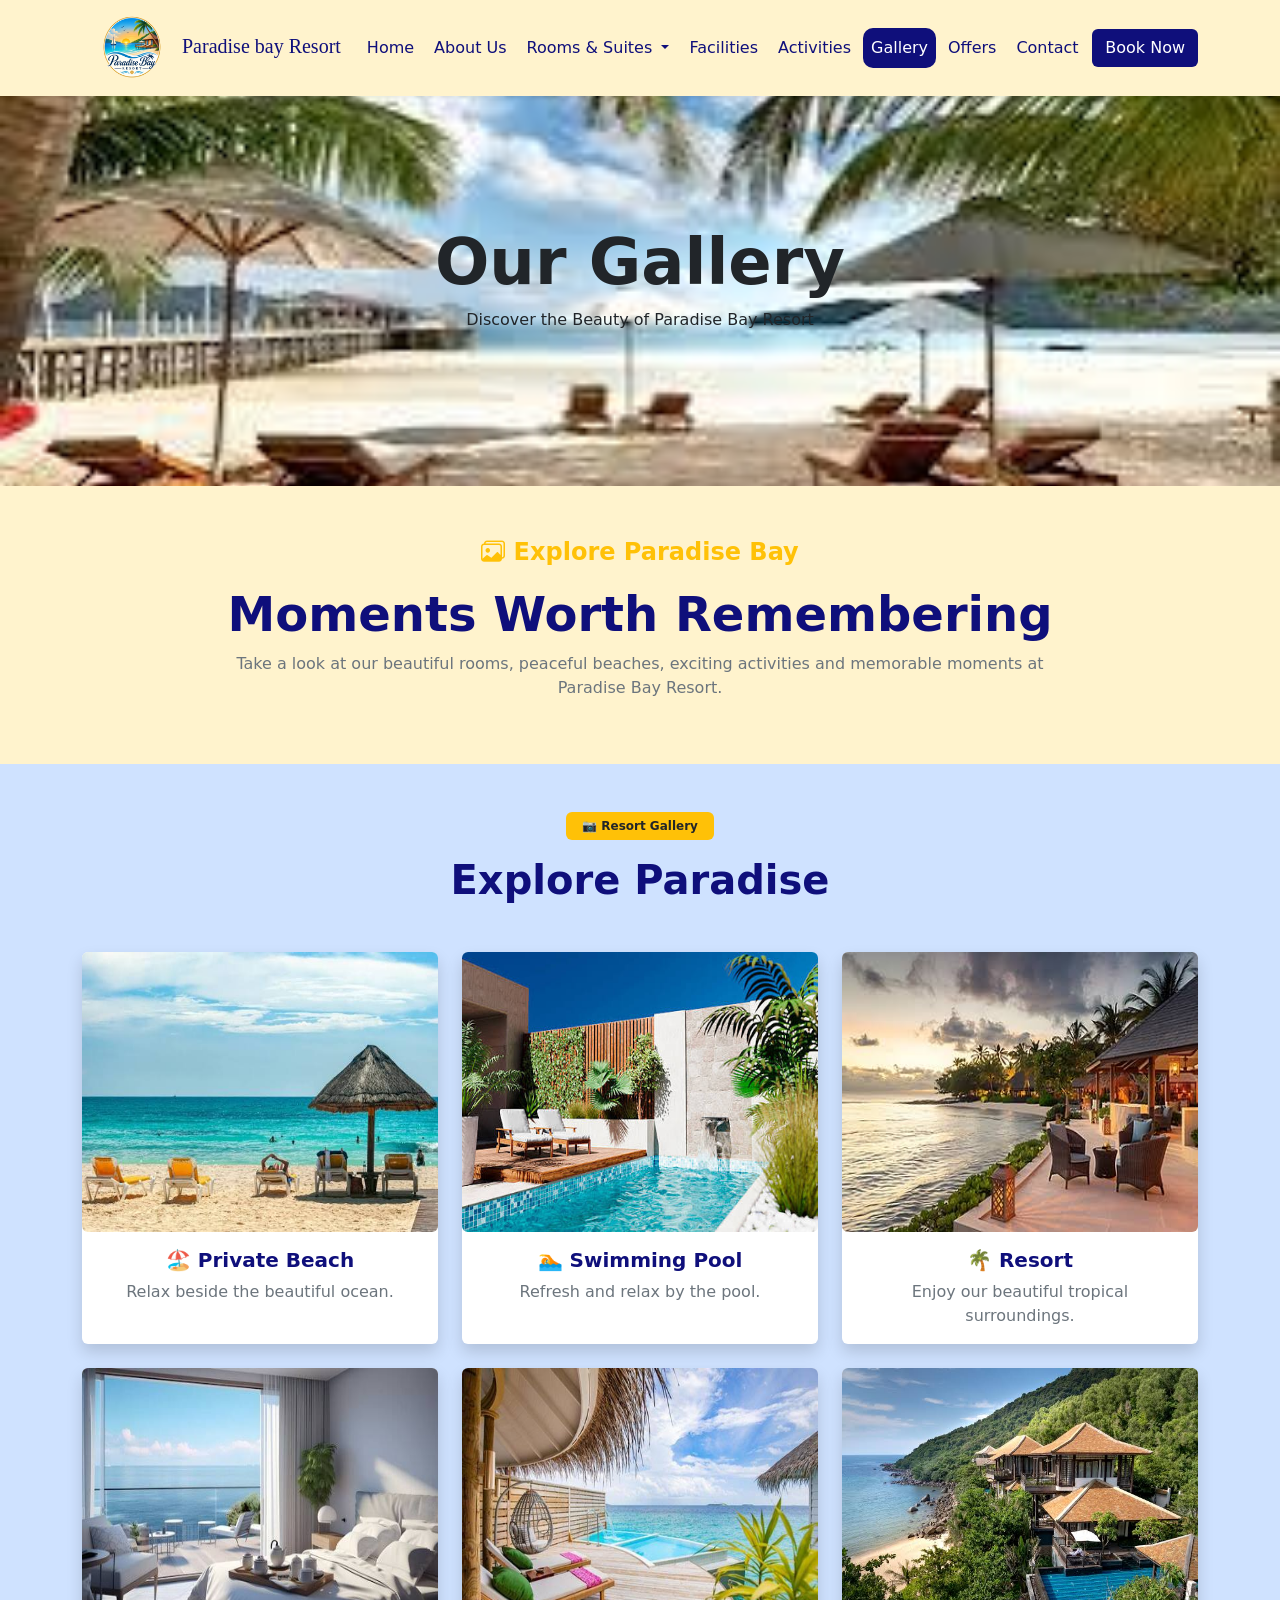
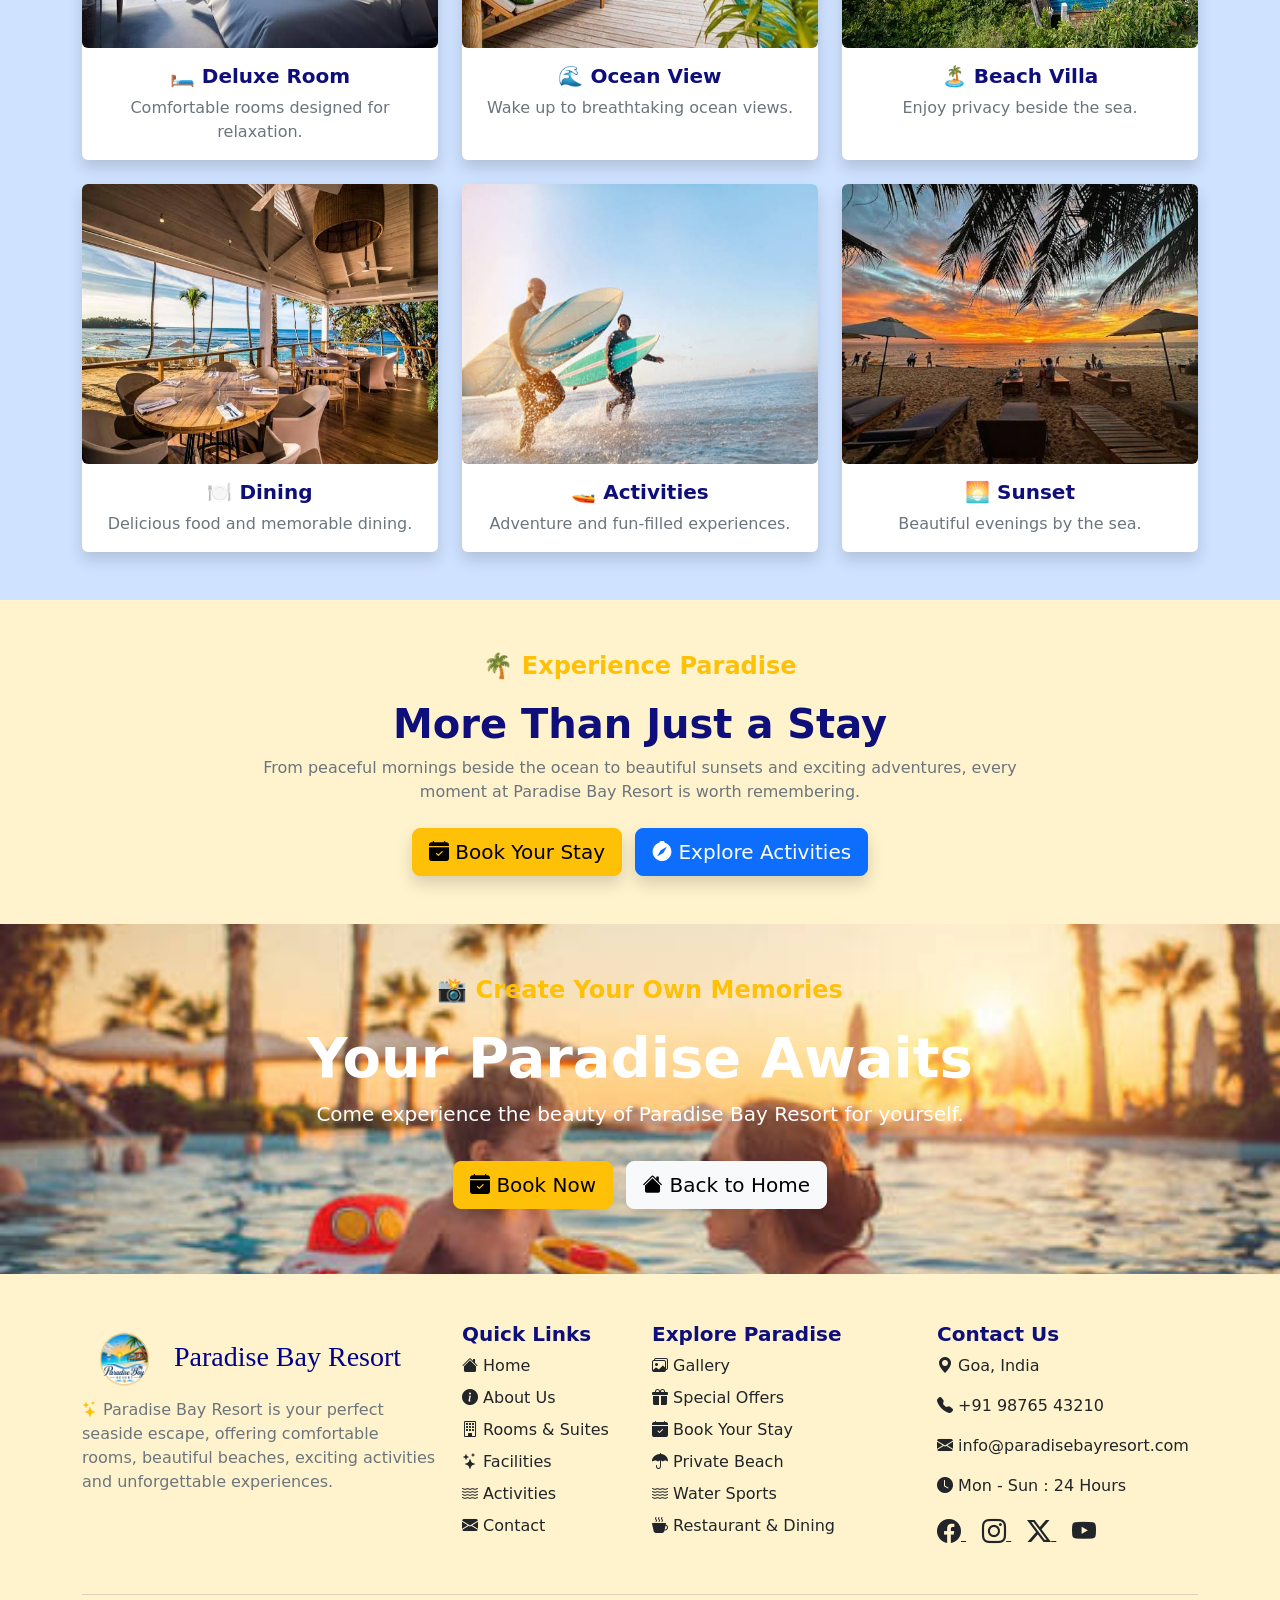
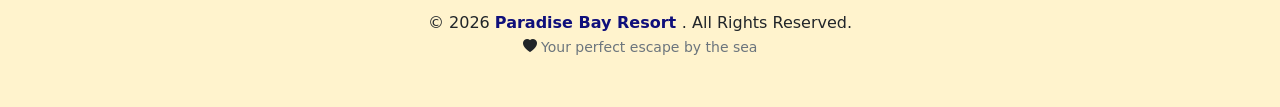
<file: gallery.html>
<!doctype html>
<html lang="en">
  <head>
    <meta charset="utf-8">
    <meta name="viewport" content="width=device-width, initial-scale=1">
    <title>Resort Gallery | Paradise Bay Resort</title>
    <link href="https://cdn.jsdelivr.net/npm/bootstrap@5.3.8/dist/css/bootstrap.min.css" rel="stylesheet" integrity="sha384-sRIl4kxILFvY47J16cr9ZwB07vP4J8+LH7qKQnuqkuIAvNWLzeN8tE5YBujZqJLB" crossorigin="anonymous">
    <link rel="icon" type="image/x-icon" href="images/resort_icon.png">
    <link
    rel="canonical"
    href="https://marathenehaa.github.io/Beach_resort_booking/gallery.html">
    <meta
    name="description"
    content="Explore the Paradise Bay Resort gallery featuring rooms, suites, beach villas, facilities, activities and beautiful seaside views.">
    <link rel="stylesheet" href="css/style.css">
  </head>
  <body>
    <script src="https://cdn.jsdelivr.net/npm/bootstrap@5.3.8/dist/js/bootstrap.bundle.min.js" integrity="sha384-FKyoEForCGlyvwx9Hj09JcYn3nv7wiPVlz7YYwJrWVcXK/BmnVDxM+D2scQbITxI" crossorigin="anonymous"></script>
    <link rel="stylesheet" href="https://cdn.jsdelivr.net/npm/bootstrap-icons@1.13.1/font/bootstrap-icons.min.css">

 <!-- Header start -->
<header>

    <nav class="navbar navbar-expand-lg bg-warning-subtle shadow-sm fixed-top">

        <div class="container">

            <!-- Logo and Website Name -->
<a class="navbar-brand" href="index.html" style="color: rgb(15, 15, 123); font-family: 'Great Vibes', cursive;">
      <img src="images/resort_icon.png" alt="Logo" width="100" height="70" class="d-inline-block">Paradise bay Resort</a>


            <!-- Mobile Menu Button -->
            <button class="navbar-toggler"
                    type="button"
                    data-bs-toggle="collapse"
                    data-bs-target="#navbarSupportedContent"
                    aria-controls="navbarSupportedContent"
                    aria-expanded="false"
                    aria-label="Toggle navigation">

                <span class="navbar-toggler-icon"></span>

            </button>


            <!-- Navbar Content -->
            <div class="collapse navbar-collapse"
                 id="navbarSupportedContent">


                <!-- Navigation Links -->
                <ul class="navbar-nav me-auto mb-2 mb-lg-0">


                    <!-- Home -->
                    <li class="nav-item">

                        <a class="nav-link"
                           href="index.html">

                            Home

                        </a>

                    </li>


                    <!-- About Us -->
                    <li class="nav-item">

                        <a class="nav-link"
                           href="about.html">

                            About Us

                        </a>

                    </li>


                    <!-- Rooms Dropdown -->
                    <li class="nav-item dropdown">

                        <a class="nav-link dropdown-toggle"
                           href="rooms.html"
                           role="button"
                           data-bs-toggle="dropdown"
                           aria-expanded="false">

                            Rooms & Suites

                        </a>


                        <ul class="dropdown-menu">

                            <li>
                                <a class="dropdown-item"
                                   href="rooms.html">

                                    All Rooms

                                </a>
                            </li>

                            <li>
                                <a class="dropdown-item"
                                   href="deluxe_room.html">

                                    Deluxe Room

                                </a>
                            </li>

                            <li>
                                <a class="dropdown-item"
                                   href="ocean_view.html">

                                    Ocean View Room

                                </a>
                            </li>

                            <li>
                                <a class="dropdown-item"
                                   href="beach_villa.html">

                                    Beach Villa

                                </a>
                            </li>

                            <li>
                                <a class="dropdown-item"
                                   href="presidential_suite.html">

                                    Presidential Suite

                                </a>
                            </li>

                        </ul>

                    </li>


                    <!-- Facilities -->
                    <li class="nav-item">

                        <a class="nav-link"
                           href="facilities.html">

                            Facilities

                        </a>

                    </li>


                    <!-- Activities -->
                    <li class="nav-item">

                        <a class="nav-link"
                           href="activities.html">

                            Activities

                        </a>

                    </li>


                    <!-- Gallery -->
                    <li class="nav-item">

                        <a class="nav-link active"
                         style="background-color: rgb(15, 15, 123); color: white;"
                         aria-current="page"
                           href="gallery.html">

                            Gallery

                        </a>


                    <!-- Offers -->
                    <li class="nav-item">

                        <a class="nav-link"
                           href="offers.html">

                            Offers

                        </a>

                    </li>


                    <!-- Contact -->
                    <li class="nav-item">

                        <a class="nav-link"
                           href="contact.html">

                            Contact

                        </a>

                    </li>

                </ul>


                <!-- Book Now Button -->
                <a href="booking.html"
                   class="btn" style="background-color: rgb(15, 15, 123); color: white;">

                    Book Now

                </a>


            </div>

        </div>

    </nav>

</header>
<!-- Header end -->

<!-- ================= GALLERY BANNER ================= -->

<section class="d-flex align-items-center justify-content-center text-center"
         style="background-image:url('images/resort_banner13.jpg');
                background-size:cover;
                background-position:center;
                height:400px;">

    <div>

        

        <h1 class="display-3 fw-bold text-dark">

            Our Gallery

        </h1>

        <p class=" text-dark">

            Discover the Beauty of Paradise Bay Resort

        </p>

    </div>

</section>


<!--  GALLERY INTRODUCTION  -->

<section class="py-5 bg-warning-subtle">

    <div class="container text-center">

        <p class="text-warning fw-bold fs-4">

            <i class="bi bi-images"></i>
            Explore Paradise Bay

        </p>

        <h2 class="display-5 fw-bold"
            style="color:rgb(15,15,123);">

            Moments Worth Remembering

        </h2>

   

        <p class="text-secondary mx-auto"
           style="max-width:850px;">

            Take a look at our beautiful rooms, peaceful beaches,
            exciting activities and memorable moments at
            Paradise Bay Resort.

        </p>

    </div>

</section>


<!--  GALLERY  -->

<section class="py-5 bg-primary-subtle">

    <div class="container">


        <!-- Gallery Heading -->

        <div class="text-center mb-5">

            <span class="badge bg-warning text-dark px-3 py-2">

                📷 Resort Gallery

            </span>

            <h2 class="display-6 fw-bold mt-3"
                style="color:rgb(15,15,123);">

                Explore Paradise

            </h2>

        </div>


        <div class="row g-4">


            <!-- IMAGE 1 -->

            <div class="col-md-6 col-lg-4">

                <div class="card border-0 shadow h-100">

                    <img src="images/privatebeach_img1.jpg"
                         class="card-img-top rounded"
                         alt="Paradise Bay Beach"
                         width="400"
                         height="280">

                    <div class="card-body text-center">

                        <h5 class="fw-bold"
                            style="color:rgb(15,15,123);">

                            🏖️ Private Beach

                        </h5>

                        <p class="text-secondary mb-0">

                            Relax beside the beautiful ocean.

                        </p>

                    </div>

                </div>

            </div>


            <!-- IMAGE 2 -->

            <div class="col-md-6 col-lg-4">

                <div class="card border-0 shadow h-100">

                    <img src="images/swimingpool_img1.jpg"
                         class="card-img-top rounded"
                         alt="Resort Swimming Pool"
                         width="400"
                         height="280">

                    <div class="card-body text-center">

                        <h5 class="fw-bold"
                            style="color:rgb(15,15,123);">

                            🏊 Swimming Pool

                        </h5>

                        <p class="text-secondary mb-0">

                            Refresh and relax by the pool.

                        </p>

                    </div>

                </div>

            </div>


            <!-- IMAGE 3 -->

            <div class="col-md-6 col-lg-4">

                <div class="card border-0 shadow h-100">

                    <img src="images/resort_banner5.jpg"
                         class="card-img-top rounded"
                         alt="Paradise Bay Resort"
                         width="400"
                         height="280">

                    <div class="card-body text-center">

                        <h5 class="fw-bold"
                            style="color:rgb(15,15,123);">

                            🌴 Resort

                        </h5>

                        <p class="text-secondary mb-0">

                            Enjoy our beautiful tropical surroundings.

                        </p>

                    </div>

                </div>

            </div>


            <!-- IMAGE 4 -->

            <div class="col-md-6 col-lg-4">

                <div class="card border-0 shadow h-100">

                    <img src="images/deluxroom_img2.jpg"
                         class="card-img-top rounded"
                         alt="Deluxe Room"
                         width="400"
                         height="280">

                    <div class="card-body text-center">

                        <h5 class="fw-bold"
                            style="color:rgb(15,15,123);">

                            🛏️ Deluxe Room

                        </h5>

                        <p class="text-secondary mb-0">

                            Comfortable rooms designed for relaxation.

                        </p>

                    </div>

                </div>

            </div>


            <!-- IMAGE 5 -->

            <div class="col-md-6 col-lg-4">

                <div class="card border-0 shadow h-100">

                    <img src="images/oceanview_img2.jpg"
                         class="card-img-top rounded"
                         alt="Ocean View"
                         width="400"
                         height="280">

                    <div class="card-body text-center">

                        <h5 class="fw-bold"
                            style="color:rgb(15,15,123);">

                            🌊 Ocean View

                        </h5>

                        <p class="text-secondary mb-0">

                            Wake up to breathtaking ocean views.

                        </p>

                    </div>

                </div>

            </div>


            <!-- IMAGE 6 -->

            <div class="col-md-6 col-lg-4">

                <div class="card border-0 shadow h-100">

                    <img src="images/beachvilla_img2.jpg"
                         class="card-img-top rounded"
                         alt="Beach Villa"
                         width="400"
                         height="280">

                    <div class="card-body text-center">

                        <h5 class="fw-bold"
                            style="color:rgb(15,15,123);">

                            🏝️ Beach Villa

                        </h5>

                        <p class="text-secondary mb-0">

                            Enjoy privacy beside the sea.

                        </p>

                    </div>

                </div>

            </div>


            <!-- IMAGE 7 -->

            <div class="col-md-6 col-lg-4">

                <div class="card border-0 shadow h-100">

                    <img src="images/restraurant_img2.jpg"
                         class="card-img-top rounded"
                         alt="Resort Dining"
                         width="400"
                         height="280">

                    <div class="card-body text-center">

                        <h5 class="fw-bold"
                            style="color:rgb(15,15,123);">

                            🍽️ Dining

                        </h5>

                        <p class="text-secondary mb-0">

                            Delicious food and memorable dining.

                        </p>

                    </div>

                </div>

            </div>


            <!-- IMAGE 8 -->

            <div class="col-md-6 col-lg-4">

                <div class="card border-0 shadow h-100">

                    <img src="images/activities_img1.jpg"
                         class="card-img-top rounded"
                         alt="Resort Activities"
                         width="400"
                         height="280">

                    <div class="card-body text-center">

                        <h5 class="fw-bold"
                            style="color:rgb(15,15,123);">

                            🚤 Activities

                        </h5>

                        <p class="text-secondary mb-0">

                            Adventure and fun-filled experiences.

                        </p>

                    </div>

                </div>

            </div>


            <!-- IMAGE 9 -->

            <div class="col-md-6 col-lg-4">

                <div class="card border-0 shadow h-100">

                    <img src="images/sunset_img2.jpg"
                         class="card-img-top rounded"
                         alt="Sunset at Paradise Bay"
                         width="400"
                         height="280">

                    <div class="card-body text-center">

                        <h5 class="fw-bold"
                            style="color:rgb(15,15,123);">

                            🌅 Sunset

                        </h5>

                        <p class="text-secondary mb-0">

                            Beautiful evenings by the sea.

                        </p>

                    </div>

                </div>

            </div>


        </div>

    </div>

</section>


<!--  GALLERY HIGHLIGHT  -->

<section class="py-5 bg-warning-subtle">

    <div class="container text-center">

        <p class="text-warning fw-bold fs-4">

            🌴 Experience Paradise

        </p>

        <h2 class="display-6 fw-bold"
            style="color:rgb(15,15,123);">

            More Than Just a Stay

        </h2>

        <p class="text-secondary mx-auto"
           style="max-width:800px;">

            From peaceful mornings beside the ocean to beautiful
            sunsets and exciting adventures, every moment at
            Paradise Bay Resort is worth remembering.

        </p>

        <div class="mt-4">

            <a href="booking.html"
               class="btn btn-warning btn-lg shadow">

                <i class="bi bi-calendar-check-fill"></i>
                Book Your Stay

            </a>

            <a href="activities.html"
               class="btn btn-primary btn-lg shadow ms-2">

                <i class="bi bi-compass-fill"></i>
                Explore Activities

            </a>

        </div>

    </div>

</section>


<!--  GALLERY CTA  -->

<section class="p-5 text-center"
         style="background-image:url('images/gallary_img1.jpg');
                background-size:cover;
                background-position:center;
                height:350px;">

    <div class="container">

        <p class="text-warning fw-bold fs-4">

            📸 Create Your Own Memories

        </p>

        <h2 class="display-4 fw-bold text-white">

            Your Paradise Awaits

        </h2>

        <p class="text-white fs-5">

            Come experience the beauty of Paradise Bay Resort
            for yourself.

        </p>

        <a href="booking.html"
           class="btn btn-warning btn-lg shadow mt-3">

            <i class="bi bi-calendar-check-fill"></i>
            Book Now

        </a>

        <a href="index.html"
           class="btn btn-light btn-lg shadow mt-3 ms-2">

            <i class="bi bi-house-fill"></i>
            Back to Home

        </a>

    </div>

</section>

 <!-- Footer Section Start -->

<footer class="py-5 bg-warning-subtle">

    <div class="container">

        <div class="row">


            <!-- About -->

            <div class="col-lg-4 col-md-6 mb-4">

                <h3 class="fw-bold"
                    style="color: rgb(15,15,123);">

                    <h3 style="color: darkblue; font-family: 'Great Vibes', cursive;">
                        <img src="images/resort_icon.png" alt="Logo" width="85" height="60" class="d-inline-block"></a>

                  Paradise Bay Resort
                </h3>

                    

                </h3>


                <p class="text-secondary">

                    <i class="bi bi-stars text-warning"></i>

                    Paradise Bay Resort is your perfect seaside
                    escape, offering comfortable rooms, beautiful
                    beaches, exciting activities and unforgettable
                    experiences.

                </p>


 

            </div>


            <!-- Quick Links -->

            <div class="col-lg-2 col-md-6 mb-4">

                <h5 class="fw-bold"
                    style="color: rgb(15,15,123);">

                    

                    Quick Links

                </h5>


                <ul class="list-unstyled">

                    <li class="mb-2">

                        <a href="index.html"
                           class="text-decoration-none text-dark">

                            <i class="bi bi-house-fill text-dark"></i>
                            Home

                        </a>

                    </li>


                    <li class="mb-2">

                        <a href="about.html"
                           class="text-decoration-none text-dark">

                            <i class="bi bi-info-circle-fill text-dark"></i>
                            About Us

                        </a>

                    </li>


                    <li class="mb-2">

                        <a href="rooms.html"
                           class="text-decoration-none text-dark">

                            <i class="bi bi-building text-dark"></i>
                            Rooms & Suites

                        </a>

                    </li>


                    <li class="mb-2">

                        <a href="facilities.html"
                           class="text-decoration-none text-dark">

                            <i class="bi bi-stars text-dark"></i>
                            Facilities

                        </a>

                    </li>


                    <li class="mb-2">

                        <a href="activities.html"
                           class="text-decoration-none text-dark">

                            <i class="bi bi-water text-dark"></i>
                            Activities

                        </a>

                    </li>


                    <li>

                        <a href="contact.html"
                           class="text-decoration-none text-dark">

                            <i class="bi bi-envelope-fill text-dark"></i>
                            Contact

                        </a>

                    </li>

                </ul>

            </div>


            <!-- Explore -->

            <div class="col-lg-3 col-md-6 mb-4">

                <h5 class="fw-bold"
                    style="color: rgb(15,15,123);">


                    Explore Paradise

                </h5>


                <ul class="list-unstyled">

                    <li class="mb-2">

                        <a href="gallery.html"
                           class="text-decoration-none text-dark">

                            <i class="bi bi-images text-dark"></i>
                            Gallery

                        </a>

                    </li>


                    <li class="mb-2">

                        <a href="offers.html"
                           class="text-decoration-none text-dark">

                            <i class="bi bi-gift-fill text-dark"></i>
                            Special Offers

                        </a>

                    </li>


                    <li class="mb-2">

                        <a href="booking.html"
                           class="text-decoration-none text-dark">

                            <i class="bi bi-calendar-check-fill text-dark"></i>
                            Book Your Stay

                        </a>

                    </li>


                    <li class="mb-2">

                        <i class="bi bi-umbrella-fill text-dark"></i>
                        Private Beach

                    </li>


                    <li class="mb-2">

                        <i class="bi bi-water text-dark"></i>
                        Water Sports

                    </li>


                    <li>

                        <i class="bi bi-cup-hot-fill text-dark"></i>
                        Restaurant & Dining

                    </li>

                </ul>

            </div>


            <!-- Contact -->

            <div class="col-lg-3 col-md-6 mb-4">

                <h5 class="fw-bold"
                    style="color: rgb(15,15,123);">

                    

                    Contact Us

                </h5>


                <p class="text-dark">

                    <i class="bi bi-geo-alt-fill text-dark"></i>

                    Goa, India

                </p>


                <p class="text-dark">

                    <i class="bi bi-telephone-fill text-dark"></i>

                    +91 98765 43210

                </p>


                <p class="text-dark">

                    <i class="bi bi-envelope-fill text-dark"></i>

                    info@paradisebayresort.com

                </p>


                <p class="text-dark">

                    <i class="bi bi-clock-fill text-dark"></i>

                    Mon - Sun : 24 Hours

                </p>


                <!-- Social Icons -->

                <div class="mt-3">

                    <a href="https://www.facebook.com/"
                       target="_blank"
                       class="me-3 text-dark">

                        <i class="bi bi-facebook fs-4"></i>

                    </a>


                    <a href="https://www.instagram.com/"
                       target="_blank"
                       class="me-3 text-dark"
                       >

                        <i class="bi bi-instagram fs-4"></i>

                    </a>


                    <a href="https://x.com/"
                       target="_blank"
                       class="me-3 text-dark">

                        <i class="bi bi-twitter-x fs-4"></i>

                    </a>


                    <a href="https://www.youtube.com/"
                       target="_blank"
                       class="text-dark">

                        <i class="bi bi-youtube fs-4"></i>

                    </a>

                </div>

            </div>


        </div>





        <hr class="border-secondary">


        <!-- Copyright -->

        <div class="text-center text-dark">

            <p class="mb-0">

                © 2026

                <strong style="color: rgb(15,15,123);">
                    Paradise Bay Resort
                </strong>

                . All Rights Reserved.

            </p>

            <small class="text-secondary">

                <i class="bi bi-heart-fill text-dark"></i>

                Your perfect escape by the sea

            </small>

        </div>


    </div>

</footer>

<!-- Footer Section End -->
  </body>
</html>
</file>
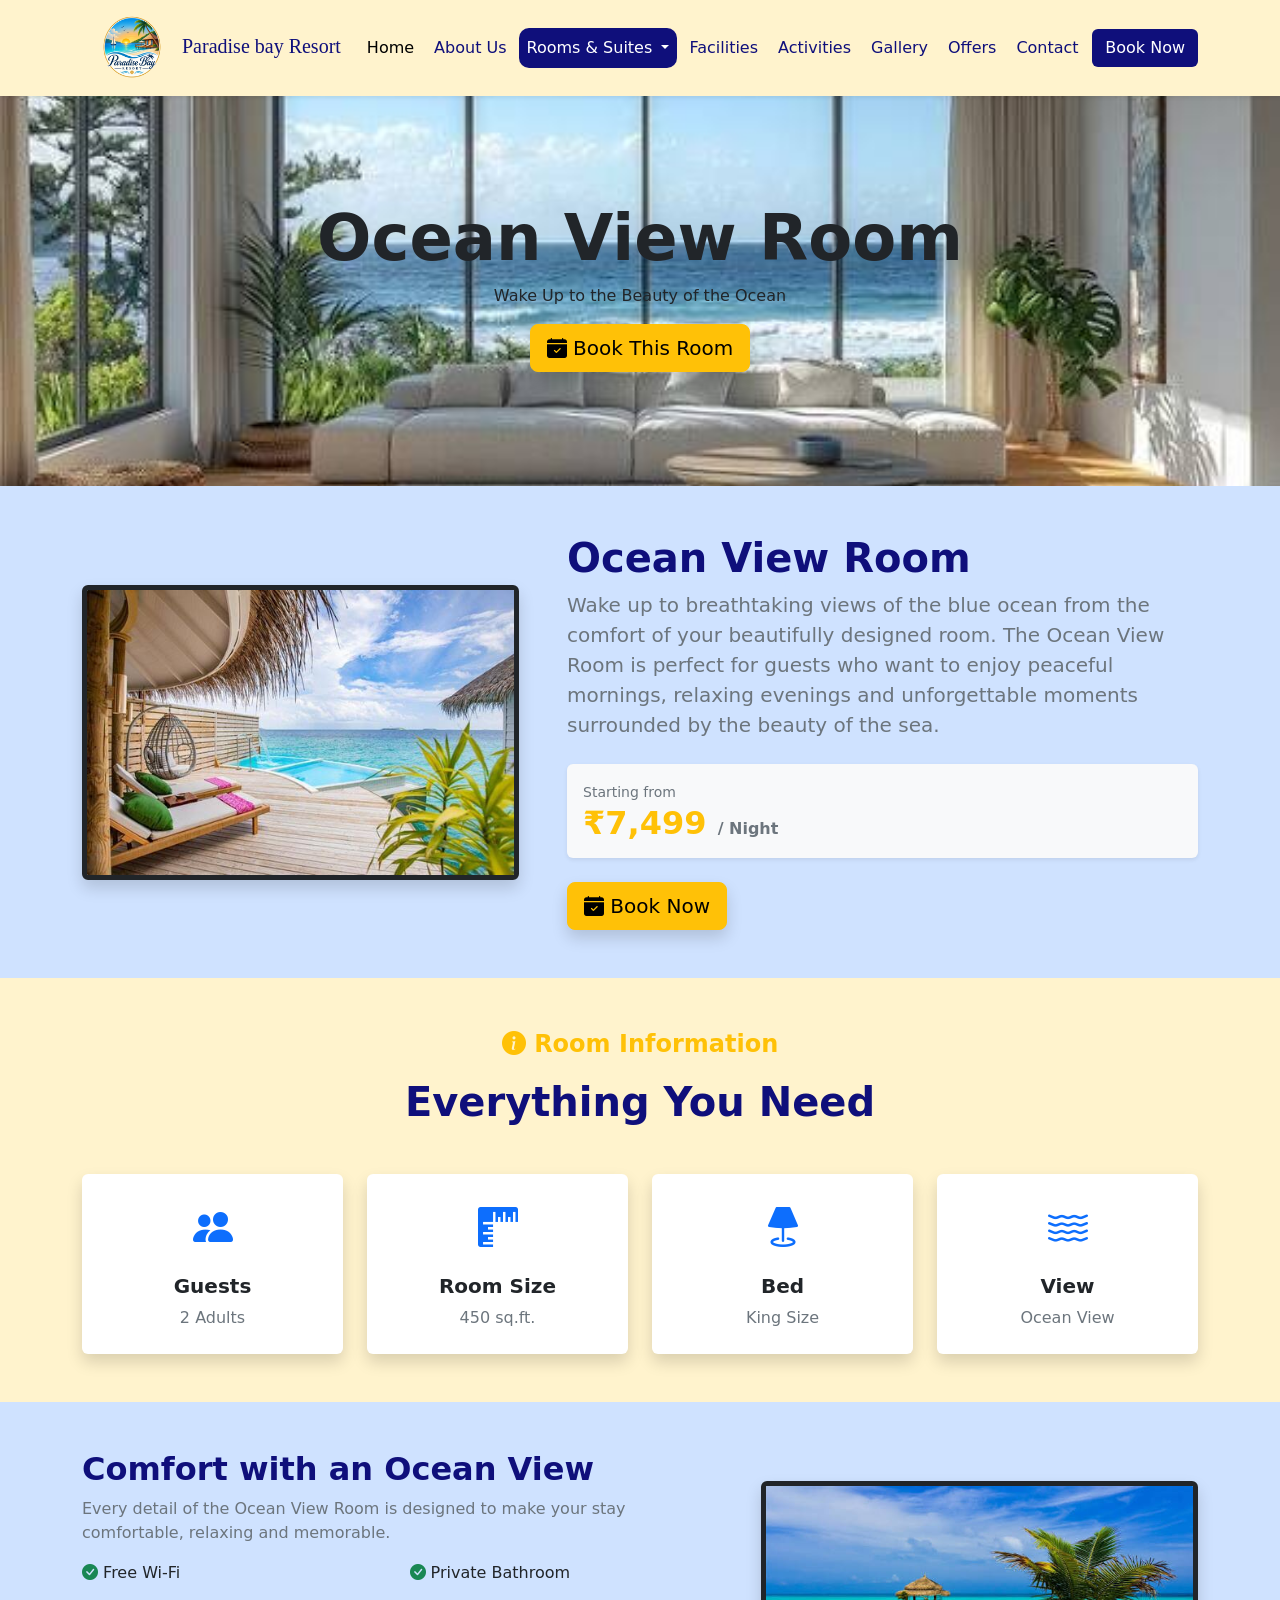
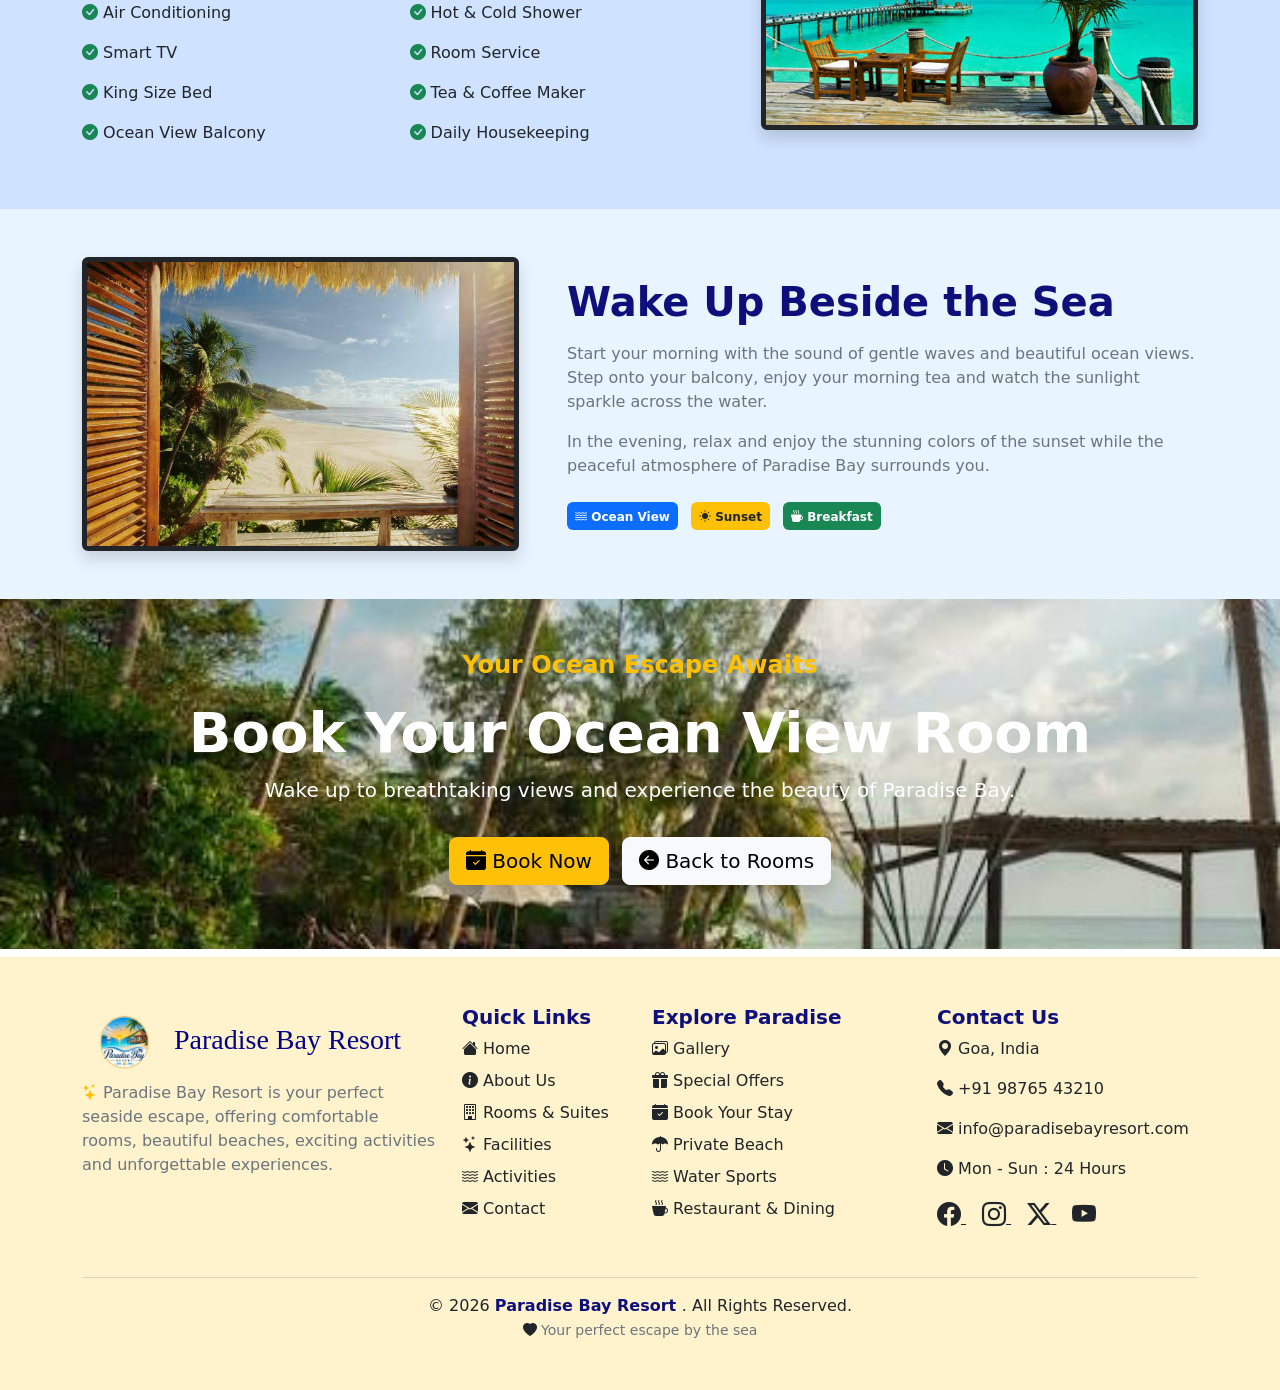
<file: ocean_view.html>
<!doctype html>
<html lang="en">
  <head>
    <meta charset="utf-8">
    <meta name="viewport" content="width=device-width, initial-scale=1">
    <title>Ocean View Room | Paradise Bay Resort</title>
    <link href="https://cdn.jsdelivr.net/npm/bootstrap@5.3.8/dist/css/bootstrap.min.css" rel="stylesheet" integrity="sha384-sRIl4kxILFvY47J16cr9ZwB07vP4J8+LH7qKQnuqkuIAvNWLzeN8tE5YBujZqJLB" crossorigin="anonymous">
    <link rel="stylesheet" href="https://cdn.jsdelivr.net/npm/bootstrap-icons@1.13.1/font/bootstrap-icons.min.css">  
    <link rel="icon" type="image/x-icon" href="images/resort_icon.png">  
    <link
    rel="canonical"
    href="https://marathenehaa.github.io/Beach_resort_booking/ocean_view.html">
    <meta
    name="description"
    content="Enjoy a relaxing stay in the Ocean View Room at Paradise Bay Resort with comfortable amenities and beautiful seaside views.">
    <link rel="stylesheet" href="css/style.css">
  </head>
  <body>
    <script src="https://cdn.jsdelivr.net/npm/bootstrap@5.3.8/dist/js/bootstrap.bundle.min.js" integrity="sha384-FKyoEForCGlyvwx9Hj09JcYn3nv7wiPVlz7YYwJrWVcXK/BmnVDxM+D2scQbITxI" crossorigin="anonymous"></script>

 <!-- Header start -->
<header>

    <nav class="navbar navbar-expand-lg bg-warning-subtle shadow-sm fixed-top">

        <div class="container">

            <!-- Logo and Website Name -->
<a class="navbar-brand" href="index.html" style="color: rgb(15, 15, 123); font-family: 'Great Vibes', cursive;">
      <img src="images/resort_icon.png" alt="Logo" width="100" height="70" class="d-inline-block">Paradise bay Resort</a>


            <!-- Mobile Menu Button -->
            <button class="navbar-toggler"
                    type="button"
                    data-bs-toggle="collapse"
                    data-bs-target="#navbarSupportedContent"
                    aria-controls="navbarSupportedContent"
                    aria-expanded="false"
                    aria-label="Toggle navigation">

                <span class="navbar-toggler-icon"></span>

            </button>


            <!-- Navbar Content -->
            <div class="collapse navbar-collapse"
                 id="navbarSupportedContent">


                <!-- Navigation Links -->
                <ul class="navbar-nav me-auto mb-2 mb-lg-0">


                    <!-- Home -->
                    <li class="nav-item">

                        <a class="nav-link active"
                           href="index.html">

                            Home

                        </a>

                    </li>


                    <!-- About Us -->
                    <li class="nav-item">

                        <a class="nav-link "
                         aria-current="page"
                           href="about.html">

                            About Us

                        </a>

                    </li>


                    <!-- Rooms Dropdown -->
                    <li class="nav-item dropdown">

                        <a class="nav-link dropdown-toggle active"
                           href="rooms.html"
                           role="button"
                           data-bs-toggle="dropdown"
                           aria-expanded="false"
                           style="background-color: rgb(15, 15, 123); color: white;">

                            Rooms & Suites

                        </a>


                        <ul class="dropdown-menu">

                            <li>
                                <a class="dropdown-item"
                                   href="rooms.html">

                                    All Rooms

                                </a>
                            </li>

                            <li>
                                <a class="dropdown-item"
                                   href="deluxe_room.html">

                                    Deluxe Room

                                </a>
                            </li>

                            <li>
                                <a class="dropdown-item"
                                   href="ocean_view.html">

                                    Ocean View Room

                                </a>
                            </li>

                            <li>
                                <a class="dropdown-item"
                                   href="beach_villa.html">

                                    Beach Villa

                                </a>
                            </li>

                            <li>
                                <a class="dropdown-item"
                                   href="presidential_suite.html">

                                    Presidential Suite

                                </a>
                            </li>

                        </ul>

                    </li>


                    <!-- Facilities -->
                    <li class="nav-item">

                        <a class="nav-link"
                           href="facilities.html">

                            Facilities

                        </a>

                    </li>


                    <!-- Activities -->
                    <li class="nav-item">

                        <a class="nav-link"
                           href="activities.html">

                            Activities

                        </a>

                    </li>


                    <!-- Gallery -->
                    <li class="nav-item">

                        <a class="nav-link"
                           href="gallery.html">

                            Gallery

                        </a>

                    </li>


                    <!-- Offers -->
                    <li class="nav-item">

                        <a class="nav-link"
                           href="offers.html">

                            Offers

                        </a>

                    </li>


                    <!-- Contact -->
                    <li class="nav-item">

                        <a class="nav-link"
                           href="contact.html">

                            Contact

                        </a>

                    </li>

                </ul>


                <!-- Book Now Button -->
                <a href="booking.html"
                   class="btn" style="background-color: rgb(15, 15, 123); color: white;">

                    Book Now

                </a>


            </div>

        </div>

    </nav>

</header>
<!-- Header end -->


<!-- ocean banner -->

<section class="d-flex align-items-center justify-content-center text-center"
         style="background-image:url('images/oceanview_img1.jpg');
                background-size:cover;
                background-position:center;
                height:400px;">

    <div>

        

        <h1 class="display-3 fw-bold text-dark">

            Ocean View Room

        </h1>

        <p class=" text-dark">

            Wake Up to the Beauty of the Ocean

        </p>

        <a href="booking.html"
           class="btn btn-warning btn-lg shadow">

            <i class="bi bi-calendar-check-fill"></i>
            Book This Room

        </a>

    </div>

</section>


<!--  ROOM INTRODUCTION  -->

<section class="py-5 bg-primary-subtle">

    <div class="container">

        <div class="row align-items-center g-5">


            <!-- Room Image -->

            <div class="col-md-5 text-center">

                <img src="images/oceanview_img2.jpg"
                     class="img-fluid rounded shadow border border-5 border-dark"
                     alt="Ocean View Room"
                     width="650"
                     height="500">

                

            </div>


            <!-- Room Details -->

            <div class="col-md-7">


                <h2 class="display-6 fw-bold"
                    style="color:rgb(15,15,123);">

                    Ocean View Room

                </h2>

              

                <p class="text-secondary fs-5">

                    Wake up to breathtaking views of the blue ocean
                    from the comfort of your beautifully designed room. 
                    The Ocean View Room is perfect for guests who want
                    to enjoy peaceful mornings, relaxing evenings and
                    unforgettable moments surrounded by the beauty of
                    the sea.

                </p>


                <!-- Price -->

                <div class="bg-light rounded shadow-sm p-3 my-4">

                    <small class="text-secondary">
                        Starting from
                    </small>

                    <h2 class="fw-bold text-warning mb-0">

                        ₹7,499

                        <small class="text-secondary fs-6">
                            / Night
                        </small>

                    </h2>

                </div>


                <a href="booking.html"
                   class="btn btn-warning btn-lg shadow">

                    <i class="bi bi-calendar-check-fill"></i>
                    Book Now

                </a>

            </div>

        </div>

    </div>

</section>


<!--  ROOM INFORMATION  -->

<section class="py-5 bg-warning-subtle">

    <div class="container">

        <div class="text-center mb-5">

            <p class="text-warning fw-bold fs-4">

                <i class="bi bi-info-circle-fill"></i>
                Room Information

            </p>

            <h2 class="display-6 fw-bold"
                style="color:rgb(15,15,123);">

                Everything You Need

            </h2>

        </div>


        <div class="row g-4">


            <!-- Guests -->

            <div class="col-6 col-md-3">

                <div class="card h-100 border-0 shadow text-center">

                    <div class="card-body p-4">

                        <i class="bi bi-people-fill text-primary fs-1"></i>

                        <h5 class="fw-bold mt-3">
                            Guests
                        </h5>

                        <p class="text-secondary mb-0">
                            2 Adults
                        </p>

                    </div>

                </div>

            </div>


            <!-- Room Size -->

            <div class="col-6 col-md-3">

                <div class="card h-100 border-0 shadow text-center">

                    <div class="card-body p-4">

                        <i class="bi bi-rulers text-primary fs-1"></i>

                        <h5 class="fw-bold mt-3">
                            Room Size
                        </h5>

                        <p class="text-secondary mb-0">
                            450 sq.ft.
                        </p>

                    </div>

                </div>

            </div>


            <!-- Bed -->

            <div class="col-6 col-md-3">

                <div class="card h-100 border-0 shadow text-center">

                    <div class="card-body p-4">

                        <i class="bi bi-lamp-fill text-primary fs-1"></i>

                        <h5 class="fw-bold mt-3">
                            Bed
                        </h5>

                        <p class="text-secondary mb-0">
                            King Size
                        </p>

                    </div>

                </div>

            </div>


            <!-- View -->

            <div class="col-6 col-md-3">

                <div class="card h-100 border-0 shadow text-center">

                    <div class="card-body p-4">

                        <i class="bi bi-water text-primary fs-1"></i>

                        <h5 class="fw-bold mt-3">
                            View
                        </h5>

                        <p class="text-secondary mb-0">
                            Ocean View
                        </p>

                    </div>

                </div>

            </div>


        </div>

    </div>

</section>


<!--  ROOM AMENITIES  -->

<section class="py-5 bg-primary-subtle">

    <div class="container">

        <div class="row align-items-center g-5">


            <!-- Content -->

            <div class="col-lg-7">

                <h2 class="display-7 fw-bold"
                    style="color:rgb(15,15,123);">

                    Comfort with an Ocean View

                </h2>

                <p class="text-secondary">

                    Every detail of the Ocean View Room is designed
                    to make your stay comfortable, relaxing and
                    memorable.

                </p>


                <div class="row">


                    <div class="col-md-6">

                        <p>
                            <i class="bi bi-check-circle-fill text-success"></i>
                            Free Wi-Fi
                        </p>

                        <p>
                            <i class="bi bi-check-circle-fill text-success"></i>
                            Air Conditioning
                        </p>

                        <p>
                            <i class="bi bi-check-circle-fill text-success"></i>
                            Smart TV
                        </p>

                        <p>
                            <i class="bi bi-check-circle-fill text-success"></i>
                            King Size Bed
                        </p>

                        <p>
                            <i class="bi bi-check-circle-fill text-success"></i>
                            Ocean View Balcony
                        </p>

                    </div>


                    <div class="col-md-6">

                        <p>
                            <i class="bi bi-check-circle-fill text-success"></i>
                            Private Bathroom
                        </p>

                        <p>
                            <i class="bi bi-check-circle-fill text-success"></i>
                            Hot & Cold Shower
                        </p>

                        <p>
                            <i class="bi bi-check-circle-fill text-success"></i>
                            Room Service
                        </p>

                        <p>
                            <i class="bi bi-check-circle-fill text-success"></i>
                            Tea & Coffee Maker
                        </p>

                        <p>
                            <i class="bi bi-check-circle-fill text-success"></i>
                            Daily Housekeeping
                        </p>

                    </div>

                </div>

            </div>


            <!-- Image -->

            <div class="col-lg-5 text-center">

                <img src="images/oceanview_img3.jpg"
                     class="img-fluid rounded shadow border border-5 border-dark"
                     alt="Ocean View Room Amenities"
                     width="650"
                     height="550">

            </div>

        </div>

    </div>

</section>


<!--  OCEAN EXPERIENCE  -->

<section class="py-5"
         style="background-color:#e8f4ff;">

    <div class="container">

        <div class="row align-items-center g-5">


            <!-- Image -->

            <div class="col-lg-5 text-center">

                <img src="images/oceanview_img4.jpg"
                     class="img-fluid rounded shadow border border-5 border-dark"
                     alt="Ocean View Experience"
                     width="450"
                     height="350">

            </div>


            <!-- Content -->

            <div class="col-lg-7">

                <h2 class="display-6 fw-bold"
                    style="color:rgb(15,15,123);">

                    Wake Up Beside the Sea

                </h2>

                <p class="text-secondary mt-3">

                    Start your morning with the sound of gentle waves
                    and beautiful ocean views. Step onto your balcony,
                    enjoy your morning tea and watch the sunlight
                    sparkle across the water.

                </p>

                <p class="text-secondary">

                    In the evening, relax and enjoy the stunning colors
                    of the sunset while the peaceful atmosphere of
                    Paradise Bay surrounds you.

                </p>


                <div class="mt-4">

                    <span class="badge bg-primary p-2 me-2">

                        <i class="bi bi-water"></i>
                        Ocean View

                    </span>

                    <span class="badge bg-warning text-dark p-2 me-2">

                        <i class="bi bi-sun-fill"></i>
                        Sunset

                    </span>

                    <span class="badge bg-success p-2">

                        <i class="bi bi-cup-hot-fill"></i>
                        Breakfast

                    </span>

                </div>

            </div>

        </div>

    </div>

</section>


<!--  BOOKING CTA  -->

<section class="p-5 text-center mb-2"
         style="background-image:url('images/oceanview_img5.jpg');
                background-size:cover;
                background-position:center;
                height:350px;">

    <div class="container">

        <p class="text-warning fw-bold fs-4">

             Your Ocean Escape Awaits

        </p>

        <h2 class="display-4 fw-bold text-white">

            Book Your Ocean View Room

        </h2>

        <p class="text-white fs-5">

            Wake up to breathtaking views and experience the beauty
            of Paradise Bay.

        </p>

        <a href="booking.html"
           class="btn btn-warning btn-lg shadow mt-3">

            <i class="bi bi-calendar-check-fill"></i>
            Book Now

        </a>

        <a href="rooms.html"
           class="btn btn-light btn-lg shadow mt-3 ms-2">

            <i class="bi bi-arrow-left-circle-fill"></i>
            Back to Rooms

        </a>

    </div>

</section>

 <!-- Footer Section Start -->

<footer class="py-5 bg-warning-subtle">

    <div class="container">

        <div class="row">


            <!-- About -->

            <div class="col-lg-4 col-md-6 mb-4">

                <h3 class="fw-bold"
                    style="color: rgb(15,15,123);">

                    <h3 style="color: darkblue; font-family: 'Great Vibes', cursive;">
                        <img src="images/resort_icon.png" alt="Logo" width="85" height="60" class="d-inline-block"></a>

                  Paradise Bay Resort
                </h3>

                    

                </h3>


                <p class="text-secondary">

                    <i class="bi bi-stars text-warning"></i>

                    Paradise Bay Resort is your perfect seaside
                    escape, offering comfortable rooms, beautiful
                    beaches, exciting activities and unforgettable
                    experiences.

                </p>


 

            </div>


            <!-- Quick Links -->

            <div class="col-lg-2 col-md-6 mb-4">

                <h5 class="fw-bold"
                    style="color: rgb(15,15,123);">

                    

                    Quick Links

                </h5>


                <ul class="list-unstyled">

                    <li class="mb-2">

                        <a href="index.html"
                           class="text-decoration-none text-dark">

                            <i class="bi bi-house-fill text-dark"></i>
                            Home

                        </a>

                    </li>


                    <li class="mb-2">

                        <a href="about.html"
                           class="text-decoration-none text-dark">

                            <i class="bi bi-info-circle-fill text-dark"></i>
                            About Us

                        </a>

                    </li>


                    <li class="mb-2">

                        <a href="rooms.html"
                           class="text-decoration-none text-dark">

                            <i class="bi bi-building text-dark"></i>
                            Rooms & Suites

                        </a>

                    </li>


                    <li class="mb-2">

                        <a href="facilities.html"
                           class="text-decoration-none text-dark">

                            <i class="bi bi-stars text-dark"></i>
                            Facilities

                        </a>

                    </li>


                    <li class="mb-2">

                        <a href="activities.html"
                           class="text-decoration-none text-dark">

                            <i class="bi bi-water text-dark"></i>
                            Activities

                        </a>

                    </li>


                    <li>

                        <a href="contact.html"
                           class="text-decoration-none text-dark">

                            <i class="bi bi-envelope-fill text-dark"></i>
                            Contact

                        </a>

                    </li>

                </ul>

            </div>


            <!-- Explore -->

            <div class="col-lg-3 col-md-6 mb-4">

                <h5 class="fw-bold"
                    style="color: rgb(15,15,123);">


                    Explore Paradise

                </h5>


                <ul class="list-unstyled">

                    <li class="mb-2">

                        <a href="gallery.html"
                           class="text-decoration-none text-dark">

                            <i class="bi bi-images text-dark"></i>
                            Gallery

                        </a>

                    </li>


                    <li class="mb-2">

                        <a href="offers.html"
                           class="text-decoration-none text-dark">

                            <i class="bi bi-gift-fill text-dark"></i>
                            Special Offers

                        </a>

                    </li>


                    <li class="mb-2">

                        <a href="booking.html"
                           class="text-decoration-none text-dark">

                            <i class="bi bi-calendar-check-fill text-dark"></i>
                            Book Your Stay

                        </a>

                    </li>


                    <li class="mb-2">

                        <i class="bi bi-umbrella-fill text-dark"></i>
                        Private Beach

                    </li>


                    <li class="mb-2">

                        <i class="bi bi-water text-dark"></i>
                        Water Sports

                    </li>


                    <li>

                        <i class="bi bi-cup-hot-fill text-dark"></i>
                        Restaurant & Dining

                    </li>

                </ul>

            </div>


            <!-- Contact -->

            <div class="col-lg-3 col-md-6 mb-4">

                <h5 class="fw-bold"
                    style="color: rgb(15,15,123);">

                    

                    Contact Us

                </h5>


                <p class="text-dark">

                    <i class="bi bi-geo-alt-fill text-dark"></i>

                    Goa, India

                </p>


                <p class="text-dark">

                    <i class="bi bi-telephone-fill text-dark"></i>

                    +91 98765 43210

                </p>


                <p class="text-dark">

                    <i class="bi bi-envelope-fill text-dark"></i>

                    info@paradisebayresort.com

                </p>


                <p class="text-dark">

                    <i class="bi bi-clock-fill text-dark"></i>

                    Mon - Sun : 24 Hours

                </p>


                <!-- Social Icons -->

                <div class="mt-3">

                    <a href="https://www.facebook.com/"
                       target="_blank"
                       class="me-3 text-dark">

                        <i class="bi bi-facebook fs-4"></i>

                    </a>


                    <a href="https://www.instagram.com/"
                       target="_blank"
                       class="me-3 text-dark"
                       >

                        <i class="bi bi-instagram fs-4"></i>

                    </a>


                    <a href="https://x.com/"
                       target="_blank"
                       class="me-3 text-dark">

                        <i class="bi bi-twitter-x fs-4"></i>

                    </a>


                    <a href="https://www.youtube.com/"
                       target="_blank"
                       class="text-dark">

                        <i class="bi bi-youtube fs-4"></i>

                    </a>

                </div>

            </div>


        </div>





        <hr class="border-secondary">


        <!-- Copyright -->

        <div class="text-center text-dark">

            <p class="mb-0">

                © 2026

                <strong style="color: rgb(15,15,123);">
                    Paradise Bay Resort
                </strong>

                . All Rights Reserved.

            </p>

            <small class="text-secondary">

                <i class="bi bi-heart-fill text-dark"></i>

                Your perfect escape by the sea

            </small>

        </div>


    </div>

</footer>

<!-- Footer Section End -->
  </body>
</html>
</file>
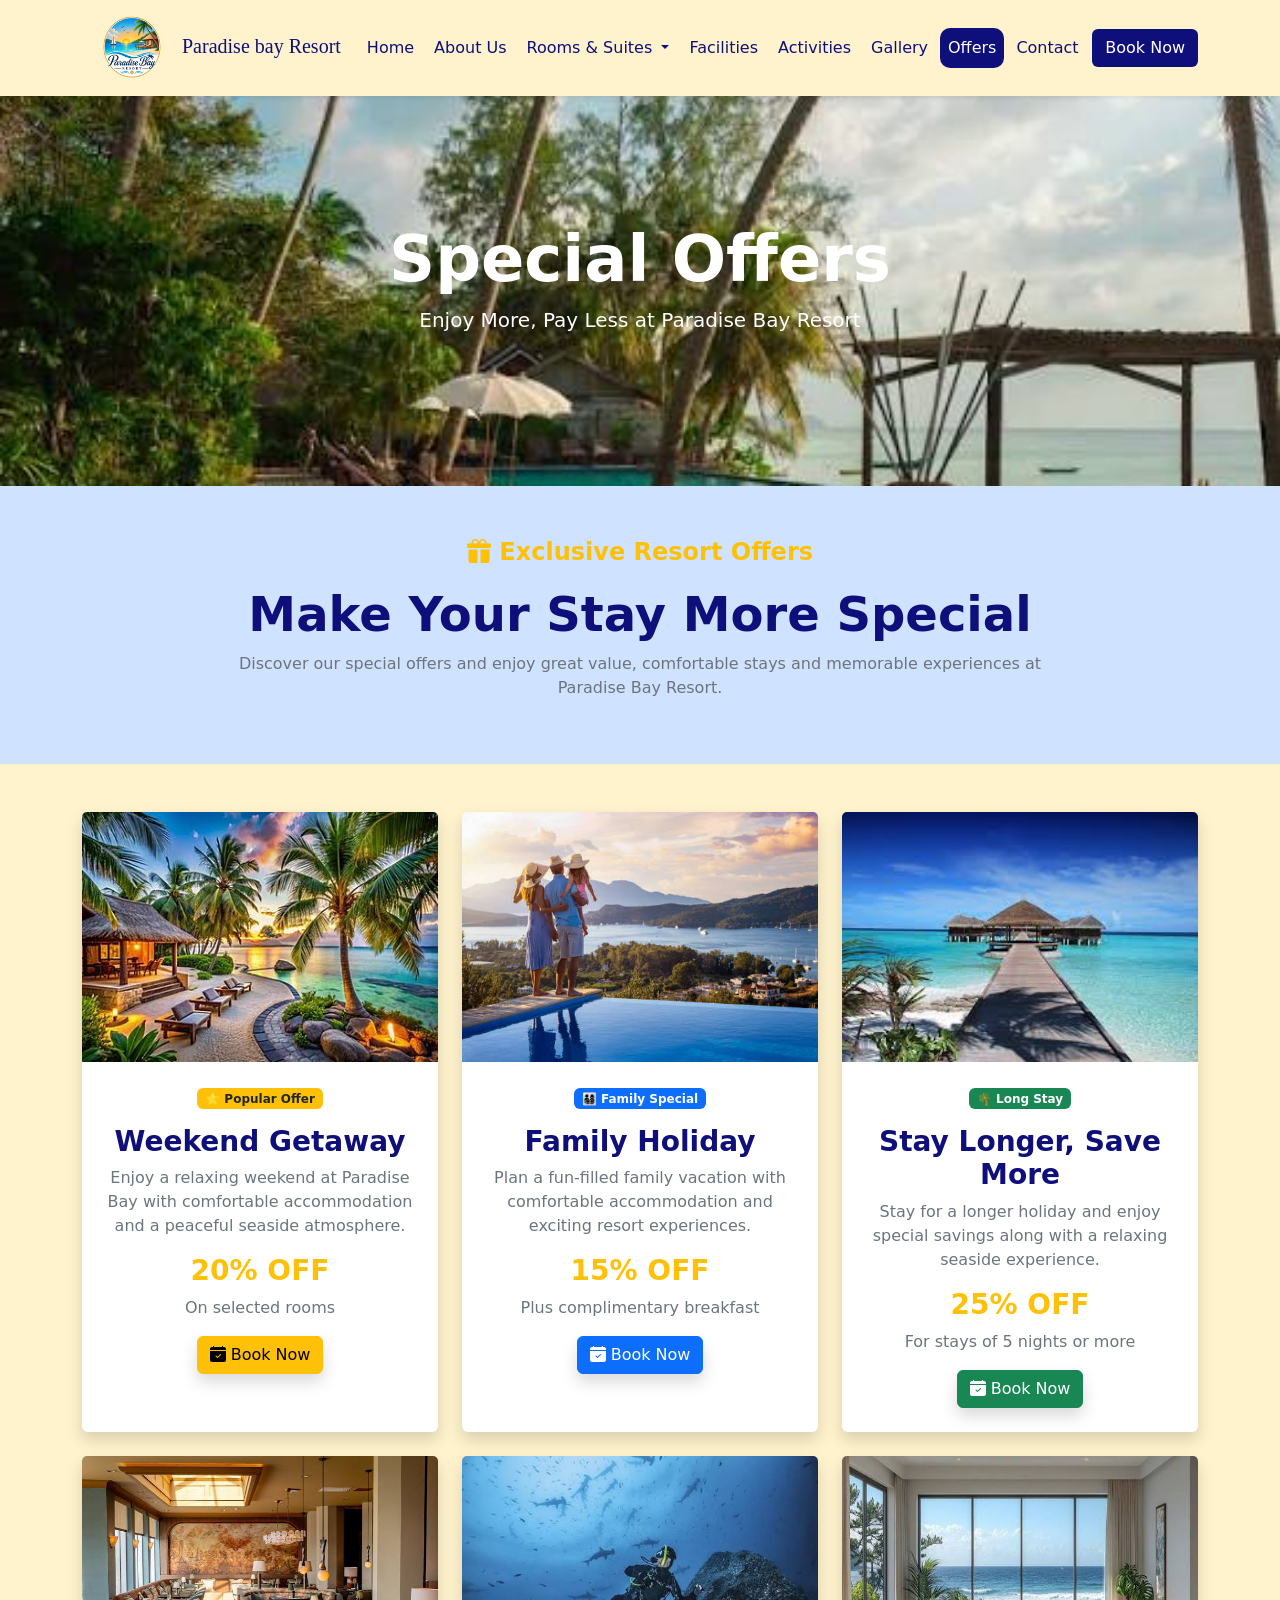
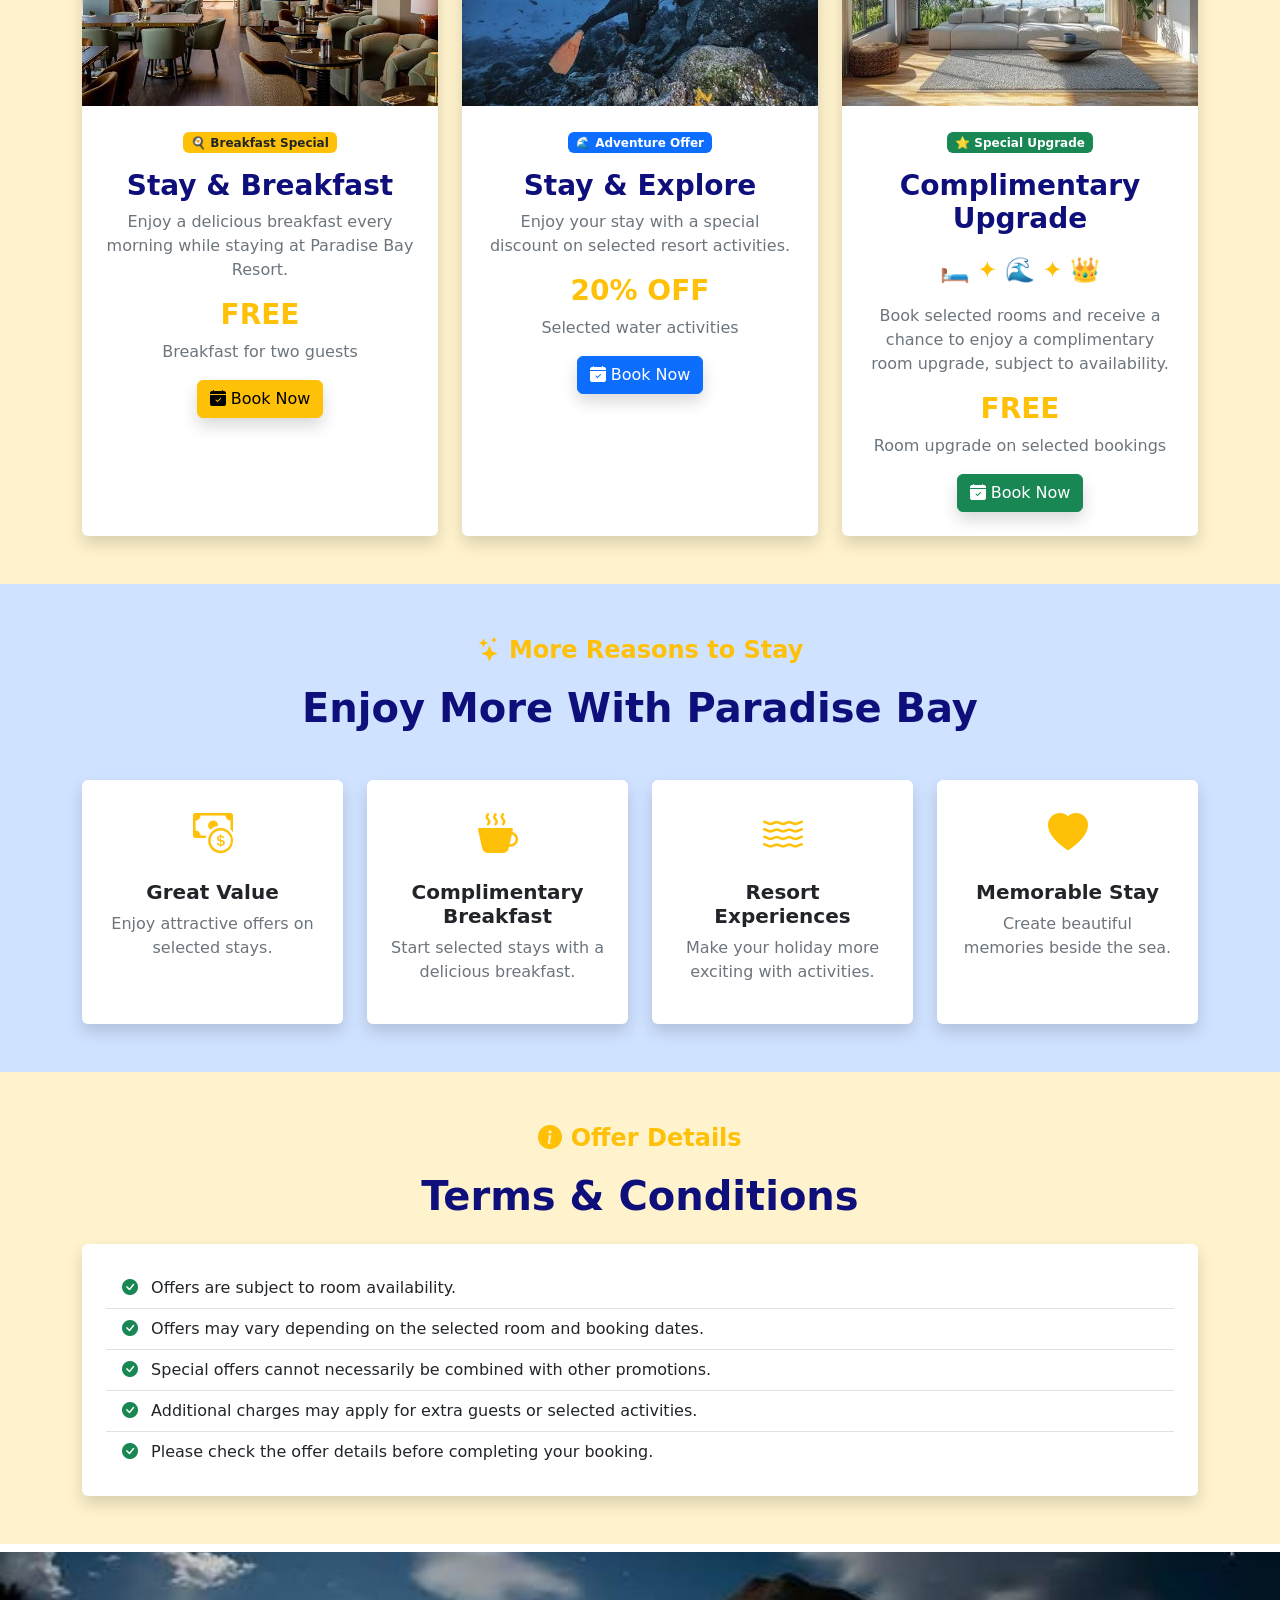
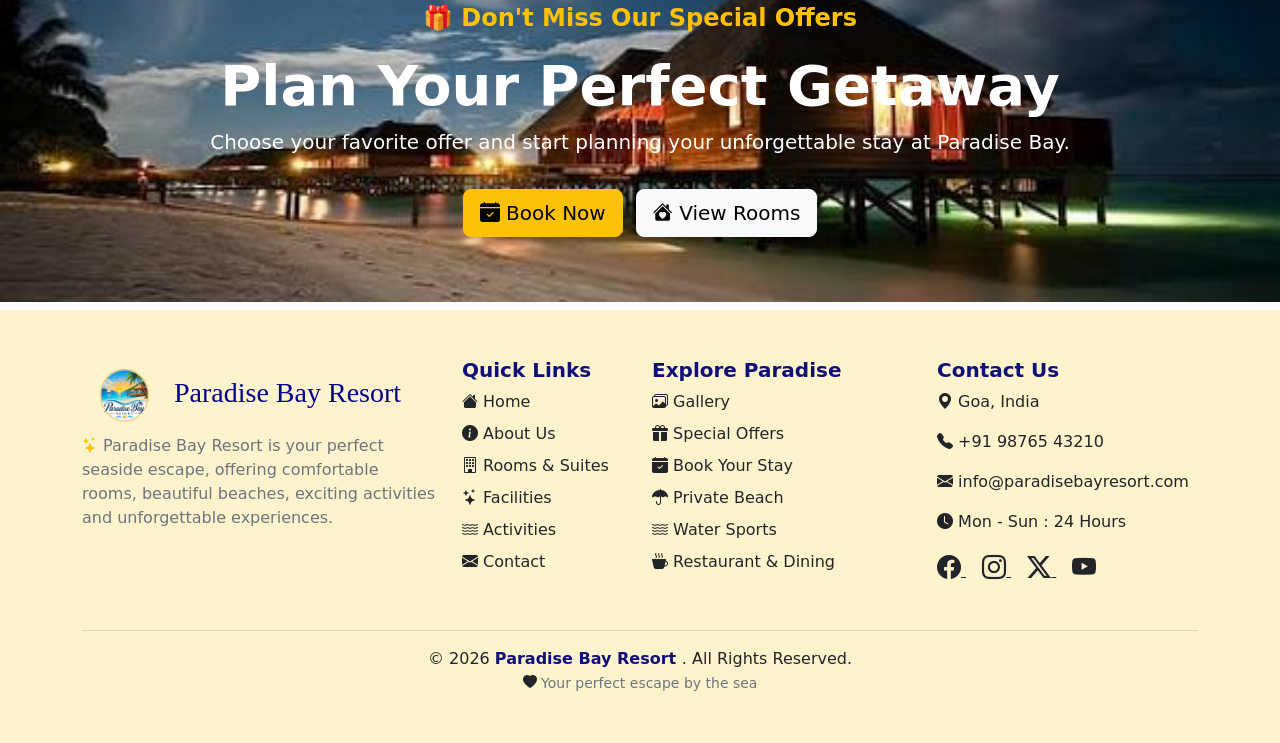
<file: offers.html>
<!doctype html>
<html lang="en">
  <head>
    <meta charset="utf-8">
    <meta name="viewport" content="width=device-width, initial-scale=1">
    <title>Special Offers | Paradise Bay Resort</title>
    <link href="https://cdn.jsdelivr.net/npm/bootstrap@5.3.8/dist/css/bootstrap.min.css" rel="stylesheet" integrity="sha384-sRIl4kxILFvY47J16cr9ZwB07vP4J8+LH7qKQnuqkuIAvNWLzeN8tE5YBujZqJLB" crossorigin="anonymous">
    <link rel="icon" type="image/x-icon" href="images/resort_icon.png">
    <link
    rel="canonical"
    href="https://marathenehaa.github.io/Beach_resort_booking/offers.html">
    <meta
    name="description"
    content="Discover special offers at Paradise Bay Resort and find attractive accommodation deals for your next relaxing beach vacation.">
    <link rel="stylesheet" href="css/style.css">
  </head>
  <body>
    <script src="https://cdn.jsdelivr.net/npm/bootstrap@5.3.8/dist/js/bootstrap.bundle.min.js" integrity="sha384-FKyoEForCGlyvwx9Hj09JcYn3nv7wiPVlz7YYwJrWVcXK/BmnVDxM+D2scQbITxI" crossorigin="anonymous"></script>
    <link rel="stylesheet" href="https://cdn.jsdelivr.net/npm/bootstrap-icons@1.13.1/font/bootstrap-icons.min.css">

 <!-- Header start -->
<header>

    <nav class="navbar navbar-expand-lg bg-warning-subtle shadow-sm fixed-top">

        <div class="container">

            <!-- Logo and Website Name -->
<a class="navbar-brand" href="index.html" style="color: rgb(15, 15, 123); font-family: 'Great Vibes', cursive;">
      <img src="images/resort_icon.png" alt="Logo" width="100" height="70" class="d-inline-block">Paradise bay Resort</a>


            <!-- Mobile Menu Button -->
            <button class="navbar-toggler"
                    type="button"
                    data-bs-toggle="collapse"
                    data-bs-target="#navbarSupportedContent"
                    aria-controls="navbarSupportedContent"
                    aria-expanded="false"
                    aria-label="Toggle navigation">

                <span class="navbar-toggler-icon"></span>

            </button>


            <!-- Navbar Content -->
            <div class="collapse navbar-collapse"
                 id="navbarSupportedContent">


                <!-- Navigation Links -->
                <ul class="navbar-nav me-auto mb-2 mb-lg-0">


                    <!-- Home -->
                    <li class="nav-item">

                        <a class="nav-link"
                           href="index.html">

                            Home

                        </a>

                    </li>


                    <!-- About Us -->
                    <li class="nav-item">

                        <a class="nav-link"
                           href="about.html">

                            About Us

                        </a>

                    </li>


                    <!-- Rooms Dropdown -->
                    <li class="nav-item dropdown">

                        <a class="nav-link dropdown-toggle"
                           href="rooms.html"
                           role="button"
                           data-bs-toggle="dropdown"
                           aria-expanded="false">

                            Rooms & Suites

                        </a>


                        <ul class="dropdown-menu">

                            <li>
                                <a class="dropdown-item"
                                   href="rooms.html">

                                    All Rooms

                                </a>
                            </li>

                            <li>
                                <a class="dropdown-item"
                                   href="deluxe_room.html">

                                    Deluxe Room

                                </a>
                            </li>

                            <li>
                                <a class="dropdown-item"
                                   href="ocean_view.html">

                                    Ocean View Room

                                </a>
                            </li>

                            <li>
                                <a class="dropdown-item"
                                   href="beach_villa.html">

                                    Beach Villa

                                </a>
                            </li>

                            <li>
                                <a class="dropdown-item"
                                   href="presidential_suite.html">

                                    Presidential Suite

                                </a>
                            </li>

                        </ul>

                    </li>


                    <!-- Facilities -->
                    <li class="nav-item">

                        <a class="nav-link"
                           href="facilities.html">

                            Facilities

                        </a>

                    </li>


                    <!-- Activities -->
                    <li class="nav-item">

                        <a class="nav-link"
                           href="activities.html">

                            Activities

                        </a>

                    </li>


                    <!-- Gallery -->
                    <li class="nav-item">

                        <a class="nav-link"
                           href="gallery.html">

                            Gallery

                        </a>

                    </li>


                    <!-- Offers -->
                    <li class="nav-item">

                        <a class="nav-link active"
                         style="background-color: rgb(15, 15, 123); color: white;"
                         aria-current="page"
                           href="offers.html">

                            Offers

                        </a>

                    </li>


                    <!-- Contact -->
                    <li class="nav-item">

                        <a class="nav-link"
                           href="contact.html">

                            Contact

                        </a>

                    </li>

                </ul>


                <!-- Book Now Button -->
                <a href="booking.html"
                   class="btn" style="background-color: rgb(15, 15, 123); color: white;">

                    Book Now

                </a>


            </div>

        </div>

    </nav>

</header>
<!-- Header end -->

<!-- ================= OFFERS BANNER ================= -->

<section class="d-flex align-items-center justify-content-center text-center"
         style="background-image:url('images/oceanview_img5.jpg');
                background-size:cover;
                background-position:center;
                height:400px;">

    <div>

        

        <h1 class="display-3 fw-bold text-white">

            Special Offers

        </h1>

        <p class="lead text-white">

            Enjoy More, Pay Less at Paradise Bay Resort

        </p>

    </div>

</section>


<!--  OFFERS INTRODUCTION  -->

<section class="py-5 bg-primary-subtle">

    <div class="container text-center">

        <p class="text-warning fw-bold fs-4">

            <i class="bi bi-gift-fill"></i>
            Exclusive Resort Offers

        </p>

        <h2 class="display-5 fw-bold"
            style="color:rgb(15,15,123);">

            Make Your Stay More Special

        </h2>


        <p class="text-secondary mx-auto"
           style="max-width:850px;">

            Discover our special offers and enjoy great value,
            comfortable stays and memorable experiences at
            Paradise Bay Resort.

        </p>

    </div>

</section>


<!--  OFFER CARDS  -->

<section class="py-5 bg-warning-subtle">

    <div class="container">

        <div class="row g-4">


            <!-- OFFER 1 -->

            <div class="col-md-6 col-lg-4">

                <div class="card h-100 border-0 shadow">

                    <img src="images/beachvilla_img5.jpg"
                         class="card-img-top"
                         alt="Weekend Getaway"
                         width="400"
                         height="250">

                    <div class="card-body text-center p-4">

                        <span class="badge bg-warning text-dark mb-3">

                            ⭐ Popular Offer

                        </span>

                        <h3 class="fw-bold"
                            style="color:rgb(15,15,123);">

                            Weekend Getaway

                        </h3>

                        

                        <p class="text-secondary">

                            Enjoy a relaxing weekend at Paradise Bay
                            with comfortable accommodation and a
                            peaceful seaside atmosphere.

                        </p>

                        <h3 class="text-warning fw-bold">

                            20% OFF

                        </h3>

                        <p class="text-secondary">

                            On selected rooms

                        </p>

                        <a href="booking.html"
                           class="btn btn-warning shadow">

                            <i class="bi bi-calendar-check-fill"></i>
                            Book Now

                        </a>

                    </div>

                </div>

            </div>


            <!-- OFFER 2 -->

            <div class="col-md-6 col-lg-4">

                <div class="card h-100 border-0 shadow">

                    <img src="images/family_img1.jpg"
                         class="card-img-top"
                         alt="Family Holiday"
                         width="400"
                         height="250">

                    <div class="card-body text-center p-4">

                        <span class="badge bg-primary mb-3">

                            👨‍👩‍👧‍👦 Family Special

                        </span>

                        <h3 class="fw-bold"
                            style="color:rgb(15,15,123);">

                            Family Holiday

                        </h3>

                        

                        <p class="text-secondary">

                            Plan a fun-filled family vacation with
                            comfortable accommodation and exciting
                            resort experiences.

                        </p>

                        <h3 class="text-warning fw-bold">

                            15% OFF

                        </h3>

                        <p class="text-secondary">

                            Plus complimentary breakfast

                        </p>

                        <a href="booking.html"
                           class="btn btn-primary shadow">

                            <i class="bi bi-calendar-check-fill"></i>
                            Book Now

                        </a>

                    </div>

                </div>

            </div>


            <!-- OFFER 3 -->

            <div class="col-md-6 col-lg-4">

                <div class="card h-100 border-0 shadow">

                    <img src="images/resort_img1.jpg"
                         class="card-img-top"
                         alt="Long Stay Offer"
                         width="400"
                         height="250">

                    <div class="card-body text-center p-4">

                        <span class="badge bg-success mb-3">

                            🌴 Long Stay

                        </span>

                        <h3 class="fw-bold"
                            style="color:rgb(15,15,123);">

                            Stay Longer, Save More

                        </h3>

                       

                        <p class="text-secondary">

                            Stay for a longer holiday and enjoy
                            special savings along with a relaxing
                            seaside experience.

                        </p>

                        <h3 class="text-warning fw-bold">

                            25% OFF

                        </h3>

                        <p class="text-secondary">

                            For stays of 5 nights or more

                        </p>

                        <a href="booking.html"
                           class="btn btn-success shadow">

                            <i class="bi bi-calendar-check-fill"></i>
                            Book Now

                        </a>

                    </div>

                </div>

            </div>


            <!-- OFFER 4 -->

            <div class="col-md-6 col-lg-4">

                <div class="card h-100 border-0 shadow">

                    <img src="images/restraurant_img1.jpg"
                         class="card-img-top"
                         alt="Breakfast Offer"
                         width="400"
                         height="250">

                    <div class="card-body text-center p-4">

                        <span class="badge bg-warning text-dark mb-3">

                            🍳 Breakfast Special

                        </span>

                        <h3 class="fw-bold"
                            style="color:rgb(15,15,123);">

                            Stay & Breakfast

                        </h3>

                       

                        <p class="text-secondary">

                            Enjoy a delicious breakfast every morning
                            while staying at Paradise Bay Resort.

                        </p>

                        <h3 class="text-warning fw-bold">

                            FREE

                        </h3>

                        <p class="text-secondary">

                            Breakfast for two guests

                        </p>

                        <a href="booking.html"
                           class="btn btn-warning shadow">

                            <i class="bi bi-calendar-check-fill"></i>
                            Book Now

                        </a>

                    </div>

                </div>

            </div>


            <!-- OFFER 5 -->

            <div class="col-md-6 col-lg-4">

                <div class="card h-100 border-0 shadow">

                    <img src="images/scupadriving_img1.jpg"
                         class="card-img-top"
                         alt="Activities Offer"
                         width="400"
                         height="250">

                    <div class="card-body text-center p-4">

                        <span class="badge bg-primary mb-3">

                            🌊 Adventure Offer

                        </span>

                        <h3 class="fw-bold"
                            style="color:rgb(15,15,123);">

                            Stay & Explore

                        </h3>


                        <p class="text-secondary">

                            Enjoy your stay with a special discount
                            on selected resort activities.

                        </p>

                        <h3 class="text-warning fw-bold">

                            20% OFF

                        </h3>

                        <p class="text-secondary">

                            Selected water activities

                        </p>

                        <a href="booking.html"
                           class="btn btn-primary shadow">

                            <i class="bi bi-calendar-check-fill"></i>
                            Book Now

                        </a>

                    </div>

                </div>

            </div>


            <!-- OFFER 6 -->

            <div class="col-md-6 col-lg-4">

                <div class="card h-100 border-0 shadow">

                    <img src="images/oceanview_img1.jpg"
                         class="card-img-top"
                         alt="Room Upgrade"
                         width="400"
                         height="250">

                    <div class="card-body text-center p-4">

                        <span class="badge bg-success mb-3">

                            ⭐ Special Upgrade

                        </span>

                        <h3 class="fw-bold"
                            style="color:rgb(15,15,123);">

                            Complimentary Upgrade

                        </h3>

                        <div class="text-warning fs-4 my-3">

                            🛏️ ✦ 🌊 ✦ 👑

                        </div>

                        <p class="text-secondary">

                            Book selected rooms and receive a chance
                            to enjoy a complimentary room upgrade,
                            subject to availability.

                        </p>

                        <h3 class="text-warning fw-bold">

                            FREE

                        </h3>

                        <p class="text-secondary">

                            Room upgrade on selected bookings

                        </p>

                        <a href="booking.html"
                           class="btn btn-success shadow">

                            <i class="bi bi-calendar-check-fill"></i>
                            Book Now

                        </a>

                    </div>

                </div>

            </div>


        </div>

    </div>

</section>


<!--  OFFER BENEFITS  -->

<section class="py-5 bg-primary-subtle">
 
    <div class="container">

        <div class="text-center mb-5">

            <p class="text-warning fw-bold fs-4">

                <i class="bi bi-stars"></i>
                More Reasons to Stay

            </p>

            <h2 class="display-6 fw-bold"
                style="color:rgb(15,15,123);">

                Enjoy More With Paradise Bay

            </h2>

        </div>


        <div class="row g-4">


            <div class="col-md-6 col-lg-3">

                <div class="card h-100 border-0 shadow text-center">

                    <div class="card-body p-4">

                        <i class="bi bi-cash-coin text-warning fs-1"></i>

                        <h5 class="fw-bold mt-3">
                            Great Value
                        </h5>

                        <p class="text-secondary">
                            Enjoy attractive offers on selected stays.
                        </p>

                    </div>

                </div>

            </div>


            <div class="col-md-6 col-lg-3">

                <div class="card h-100 border-0 shadow text-center">

                    <div class="card-body p-4">

                        <i class="bi bi-cup-hot-fill text-warning fs-1"></i>

                        <h5 class="fw-bold mt-3">
                            Complimentary Breakfast
                        </h5>

                        <p class="text-secondary">
                            Start selected stays with a delicious breakfast.
                        </p>

                    </div>

                </div>

            </div>


            <div class="col-md-6 col-lg-3">

                <div class="card h-100 border-0 shadow text-center">

                    <div class="card-body p-4">

                        <i class="bi bi-water text-warning fs-1"></i>

                        <h5 class="fw-bold mt-3">
                            Resort Experiences
                        </h5>

                        <p class="text-secondary">
                            Make your holiday more exciting with activities.
                        </p>

                    </div>

                </div>

            </div>


            <div class="col-md-6 col-lg-3">

                <div class="card h-100 border-0 shadow text-center">

                    <div class="card-body p-4">

                        <i class="bi bi-heart-fill text-warning fs-1"></i>

                        <h5 class="fw-bold mt-3">
                            Memorable Stay
                        </h5>

                        <p class="text-secondary">
                            Create beautiful memories beside the sea.
                        </p>

                    </div>

                </div>

            </div>


        </div>

    </div>

</section>


<!--  TERMS & CONDITIONS  -->

<section class="py-5 bg-warning-subtle">

    <div class="container">

        <div class="text-center mb-4">

            <p class="text-warning fw-bold fs-4">

                <i class="bi bi-info-circle-fill"></i>
                Offer Details

            </p>

            <h2 class="display-6 fw-bold"
                style="color:rgb(15,15,123);">

                Terms & Conditions

            </h2>

        </div>


        <div class="card border-0 shadow">

            <div class="card-body p-4">

                <ul class="list-group list-group-flush">

                    <li class="list-group-item">

                        <i class="bi bi-check-circle-fill text-success me-2"></i>

                        Offers are subject to room availability.

                    </li>

                    <li class="list-group-item">

                        <i class="bi bi-check-circle-fill text-success me-2"></i>

                        Offers may vary depending on the selected room
                        and booking dates.

                    </li>

                    <li class="list-group-item">

                        <i class="bi bi-check-circle-fill text-success me-2"></i>

                        Special offers cannot necessarily be combined
                        with other promotions.

                    </li>

                    <li class="list-group-item">

                        <i class="bi bi-check-circle-fill text-success me-2"></i>

                        Additional charges may apply for extra guests
                        or selected activities.

                    </li>

                    <li class="list-group-item">

                        <i class="bi bi-check-circle-fill text-success me-2"></i>

                        Please check the offer details before completing
                        your booking.

                    </li>

                </ul>

            </div>

        </div>

    </div>

</section>


<!--  BOOKING CTA  -->

<section class="p-5 text-center mb-2 mt-2"
         style="background-image:url('images/backg_img1.jpg');
                background-size:cover;
                background-position:center;
                height:350px;">

    <div class="container">

        <p class="text-warning fw-bold fs-4">

            🎁 Don't Miss Our Special Offers

        </p>

        <h2 class="display-4 fw-bold text-white">

            Plan Your Perfect Getaway

        </h2>

        <p class="text-white fs-5">

            Choose your favorite offer and start planning
            your unforgettable stay at Paradise Bay.

        </p>

        <a href="booking.html"
           class="btn btn-warning btn-lg shadow mt-3">

            <i class="bi bi-calendar-check-fill"></i>
            Book Now

        </a>

        <a href="rooms.html"
           class="btn btn-light btn-lg shadow mt-3 ms-2">

            <i class="bi bi-house-heart-fill"></i>
            View Rooms

        </a>

    </div>

</section>


 <!-- Footer Section Start -->

<footer class="py-5 bg-warning-subtle">

    <div class="container">

        <div class="row">


            <!-- About -->

            <div class="col-lg-4 col-md-6 mb-4">

                <h3 class="fw-bold"
                    style="color: rgb(15,15,123);">

                    <h3 style="color: darkblue; font-family: 'Great Vibes', cursive;">
                        <img src="images/resort_icon.png" alt="Logo" width="85" height="60" class="d-inline-block"></a>

                  Paradise Bay Resort
                </h3>

                    

                </h3>


                <p class="text-secondary">

                    <i class="bi bi-stars text-warning"></i>

                    Paradise Bay Resort is your perfect seaside
                    escape, offering comfortable rooms, beautiful
                    beaches, exciting activities and unforgettable
                    experiences.

                </p>


 

            </div>


            <!-- Quick Links -->

            <div class="col-lg-2 col-md-6 mb-4">

                <h5 class="fw-bold"
                    style="color: rgb(15,15,123);">

                    

                    Quick Links

                </h5>


                <ul class="list-unstyled">

                    <li class="mb-2">

                        <a href="index.html"
                           class="text-decoration-none text-dark">

                            <i class="bi bi-house-fill text-dark"></i>
                            Home

                        </a>

                    </li>


                    <li class="mb-2">

                        <a href="about.html"
                           class="text-decoration-none text-dark">

                            <i class="bi bi-info-circle-fill text-dark"></i>
                            About Us

                        </a>

                    </li>


                    <li class="mb-2">

                        <a href="rooms.html"
                           class="text-decoration-none text-dark">

                            <i class="bi bi-building text-dark"></i>
                            Rooms & Suites

                        </a>

                    </li>


                    <li class="mb-2">

                        <a href="facilities.html"
                           class="text-decoration-none text-dark">

                            <i class="bi bi-stars text-dark"></i>
                            Facilities

                        </a>

                    </li>


                    <li class="mb-2">

                        <a href="activities.html"
                           class="text-decoration-none text-dark">

                            <i class="bi bi-water text-dark"></i>
                            Activities

                        </a>

                    </li>


                    <li>

                        <a href="contact.html"
                           class="text-decoration-none text-dark">

                            <i class="bi bi-envelope-fill text-dark"></i>
                            Contact

                        </a>

                    </li>

                </ul>

            </div>


            <!-- Explore -->

            <div class="col-lg-3 col-md-6 mb-4">

                <h5 class="fw-bold"
                    style="color: rgb(15,15,123);">


                    Explore Paradise

                </h5>


                <ul class="list-unstyled">

                    <li class="mb-2">

                        <a href="gallery.html"
                           class="text-decoration-none text-dark">

                            <i class="bi bi-images text-dark"></i>
                            Gallery

                        </a>

                    </li>


                    <li class="mb-2">

                        <a href="offers.html"
                           class="text-decoration-none text-dark">

                            <i class="bi bi-gift-fill text-dark"></i>
                            Special Offers

                        </a>

                    </li>


                    <li class="mb-2">

                        <a href="booking.html"
                           class="text-decoration-none text-dark">

                            <i class="bi bi-calendar-check-fill text-dark"></i>
                            Book Your Stay

                        </a>

                    </li>


                    <li class="mb-2">

                        <i class="bi bi-umbrella-fill text-dark"></i>
                        Private Beach

                    </li>


                    <li class="mb-2">

                        <i class="bi bi-water text-dark"></i>
                        Water Sports

                    </li>


                    <li>

                        <i class="bi bi-cup-hot-fill text-dark"></i>
                        Restaurant & Dining

                    </li>

                </ul>

            </div>


            <!-- Contact -->

            <div class="col-lg-3 col-md-6 mb-4">

                <h5 class="fw-bold"
                    style="color: rgb(15,15,123);">

                    

                    Contact Us

                </h5>


                <p class="text-dark">

                    <i class="bi bi-geo-alt-fill text-dark"></i>

                    Goa, India

                </p>


                <p class="text-dark">

                    <i class="bi bi-telephone-fill text-dark"></i>

                    +91 98765 43210

                </p>


                <p class="text-dark">

                    <i class="bi bi-envelope-fill text-dark"></i>

                    info@paradisebayresort.com

                </p>


                <p class="text-dark">

                    <i class="bi bi-clock-fill text-dark"></i>

                    Mon - Sun : 24 Hours

                </p>


                <!-- Social Icons -->

                <div class="mt-3">

                    <a href="https://www.facebook.com/"
                       target="_blank"
                       class="me-3 text-dark">

                        <i class="bi bi-facebook fs-4"></i>

                    </a>


                    <a href="https://www.instagram.com/"
                       target="_blank"
                       class="me-3 text-dark"
                       >

                        <i class="bi bi-instagram fs-4"></i>

                    </a>


                    <a href="https://x.com/"
                       target="_blank"
                       class="me-3 text-dark">

                        <i class="bi bi-twitter-x fs-4"></i>

                    </a>


                    <a href="https://www.youtube.com/"
                       target="_blank"
                       class="text-dark">

                        <i class="bi bi-youtube fs-4"></i>

                    </a>

                </div>

            </div>


        </div>





        <hr class="border-secondary">


        <!-- Copyright -->

        <div class="text-center text-dark">

            <p class="mb-0">

                © 2026

                <strong style="color: rgb(15,15,123);">
                    Paradise Bay Resort
                </strong>

                . All Rights Reserved.

            </p>

            <small class="text-secondary">

                <i class="bi bi-heart-fill text-dark"></i>

                Your perfect escape by the sea

            </small>

        </div>


    </div>

</footer>

<!-- Footer Section End -->
  </body>
</html>
</file>
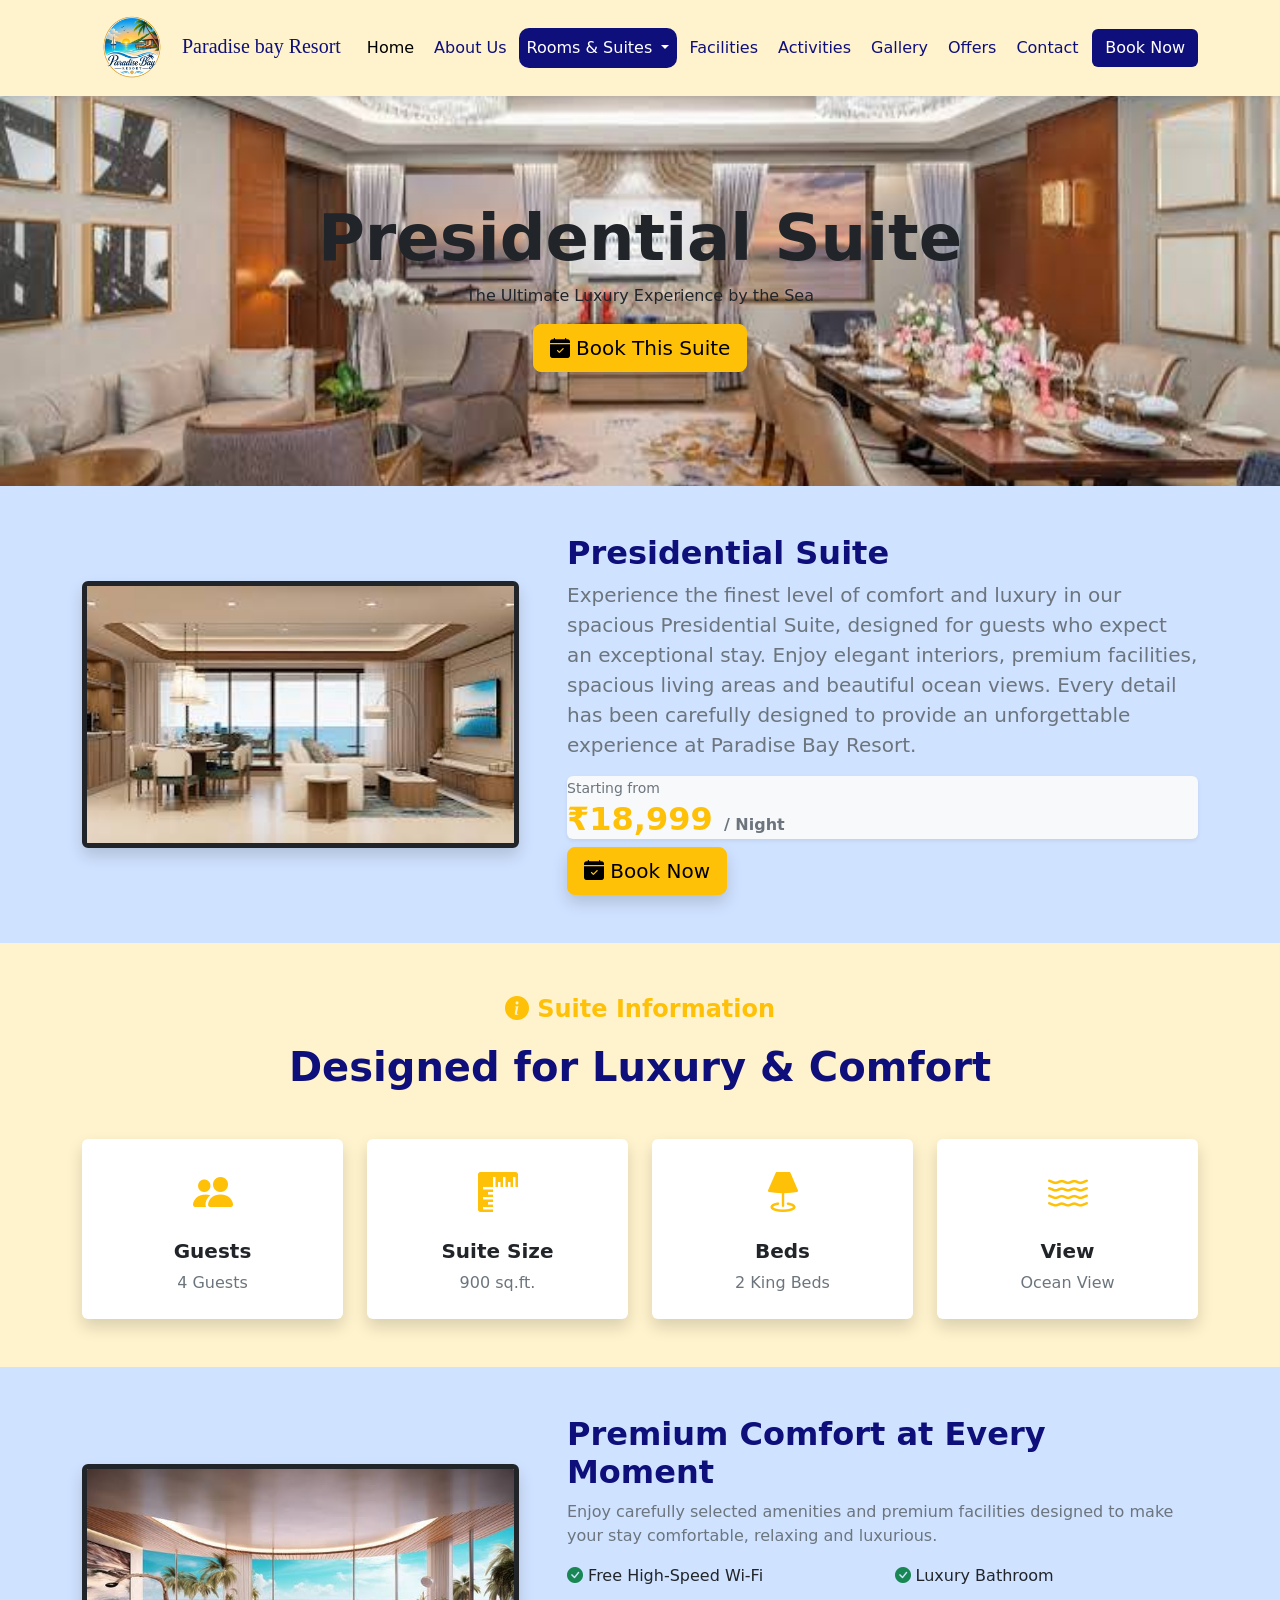
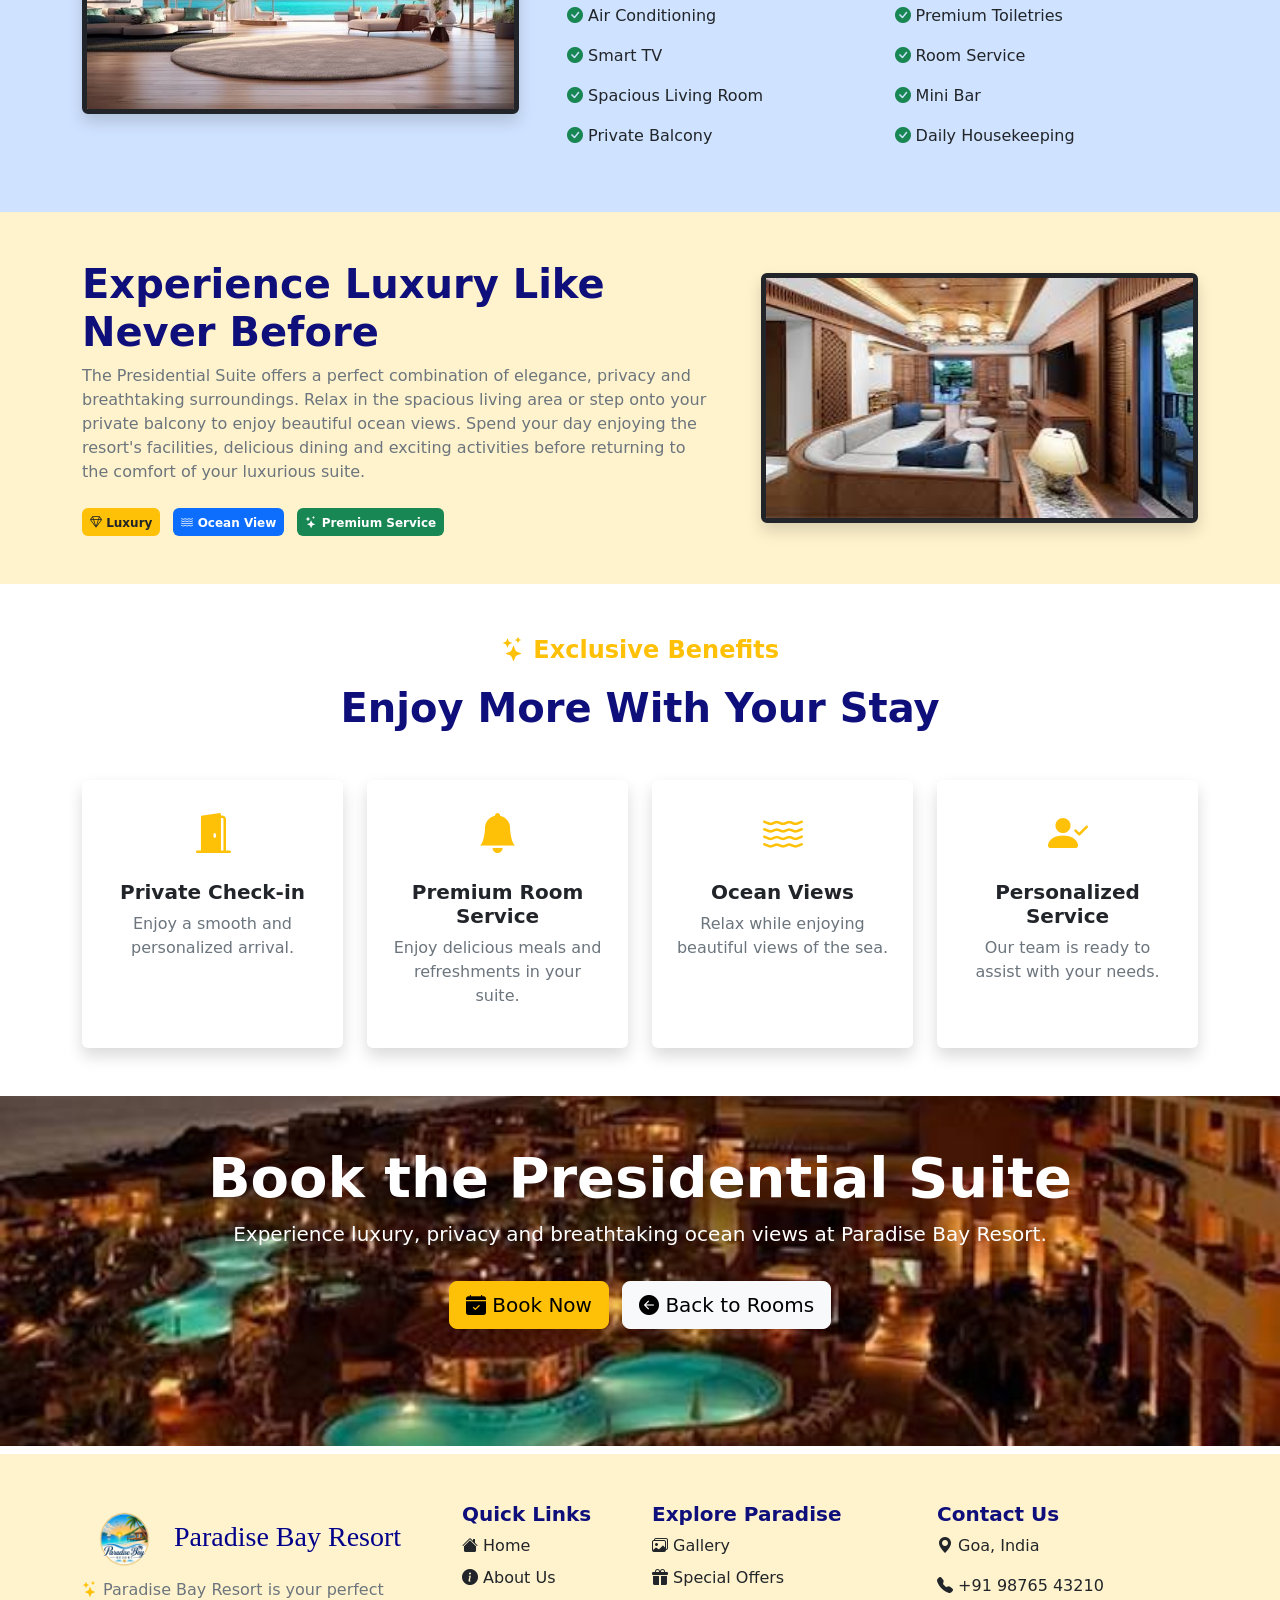
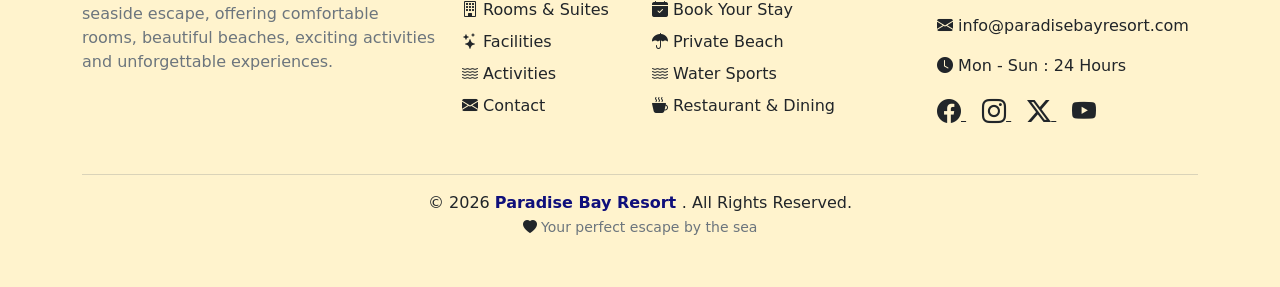
<file: presidential_suite.html>
<!doctype html>
<html lang="en">
  <head>
    <meta charset="utf-8">
    <meta name="viewport" content="width=device-width, initial-scale=1">
    <title>Presidential Suite | Paradise Bay Resort</title>
    <link href="https://cdn.jsdelivr.net/npm/bootstrap@5.3.8/dist/css/bootstrap.min.css" rel="stylesheet" integrity="sha384-sRIl4kxILFvY47J16cr9ZwB07vP4J8+LH7qKQnuqkuIAvNWLzeN8tE5YBujZqJLB" crossorigin="anonymous">
    <link rel="stylesheet" href="https://cdn.jsdelivr.net/npm/bootstrap-icons@1.13.1/font/bootstrap-icons.min.css">
    <link rel="icon" type="image/x-icon" href="images/resort_icon.png">
    <link
    rel="canonical"
    href="https://marathenehaa.github.io/Beach_resort_booking/presidential_suite.html">
    <meta
    name="description"
    content="Experience luxury in the Presidential Suite at Paradise Bay Resort with spacious accommodation, premium amenities and an unforgettable resort stay.">
    <link rel="stylesheet" href="css/style.css">
  </head>
  <body>
    <script src="https://cdn.jsdelivr.net/npm/bootstrap@5.3.8/dist/js/bootstrap.bundle.min.js" integrity="sha384-FKyoEForCGlyvwx9Hj09JcYn3nv7wiPVlz7YYwJrWVcXK/BmnVDxM+D2scQbITxI" crossorigin="anonymous"></script>

 <!-- Header start -->
<header>

    <nav class="navbar navbar-expand-lg bg-warning-subtle shadow-sm fixed-top">

        <div class="container">

            <!-- Logo and Website Name -->
<a class="navbar-brand" href="index.html" style="color: rgb(15, 15, 123); font-family: 'Great Vibes', cursive;">
      <img src="images/resort_icon.png" alt="Logo" width="100" height="70" class="d-inline-block">Paradise bay Resort</a>


            <!-- Mobile Menu Button -->
            <button class="navbar-toggler"
                    type="button"
                    data-bs-toggle="collapse"
                    data-bs-target="#navbarSupportedContent"
                    aria-controls="navbarSupportedContent"
                    aria-expanded="false"
                    aria-label="Toggle navigation">

                <span class="navbar-toggler-icon"></span>

            </button>


            <!-- Navbar Content -->
            <div class="collapse navbar-collapse"
                 id="navbarSupportedContent">


                <!-- Navigation Links -->
                <ul class="navbar-nav me-auto mb-2 mb-lg-0">


                    <!-- Home -->
                    <li class="nav-item">

                        <a class="nav-link active"
                           href="index.html">

                            Home

                        </a>

                    </li>


                    <!-- About Us -->
                    <li class="nav-item">

                        <a class="nav-link "
                         aria-current="page"
                           href="about.html">

                            About Us

                        </a>

                    </li>


                    <!-- Rooms Dropdown -->
                    <li class="nav-item dropdown">

                        <a class="nav-link dropdown-toggle active"
                           href="rooms.html"
                           role="button"
                           data-bs-toggle="dropdown"
                           aria-expanded="false"
                           style="background-color: rgb(15, 15, 123); color: white;">

                            Rooms & Suites

                        </a>


                        <ul class="dropdown-menu">

                            <li>
                                <a class="dropdown-item"
                                   href="rooms.html">

                                    All Rooms

                                </a>
                            </li>

                            <li>
                                <a class="dropdown-item"
                                   href="deluxe_room.html">

                                    Deluxe Room

                                </a>
                            </li>

                            <li>
                                <a class="dropdown-item"
                                   href="ocean_view.html">

                                    Ocean View Room

                                </a>
                            </li>

                            <li>
                                <a class="dropdown-item"
                                   href="beach_villa.html">

                                    Beach Villa

                                </a>
                            </li>

                            <li>
                                <a class="dropdown-item"
                                   href="presidential_suite.html">

                                    Presidential Suite

                                </a>
                            </li>

                        </ul>

                    </li>


                    <!-- Facilities -->
                    <li class="nav-item">

                        <a class="nav-link"
                           href="facilities.html">

                            Facilities

                        </a>

                    </li>


                    <!-- Activities -->
                    <li class="nav-item">

                        <a class="nav-link"
                           href="activities.html">

                            Activities

                        </a>

                    </li>


                    <!-- Gallery -->
                    <li class="nav-item">

                        <a class="nav-link"
                           href="gallery.html">

                            Gallery

                        </a>

                    </li>


                    <!-- Offers -->
                    <li class="nav-item">

                        <a class="nav-link"
                           href="offers.html">

                            Offers

                        </a>

                    </li>


                    <!-- Contact -->
                    <li class="nav-item">

                        <a class="nav-link"
                           href="contact.html">

                            Contact

                        </a>

                    </li>

                </ul>


                <!-- Book Now Button -->
                <a href="booking.html"
                   class="btn" style="background-color: rgb(15, 15, 123); color: white;">

                    Book Now

                </a>


            </div>

        </div>

    </nav>

</header>
<!-- Header end -->


<!-- presidential banner -->
<section class="d-flex align-items-center justify-content-center text-center"
         style="background-image:url('images/presidentialsuit_img1.jpg');
                background-size:cover;
                background-position:center;
                height:400px;">

    <div>

        

        <h1 class="display-3 fw-bold text-dark">

            Presidential Suite

        </h1>

        <p class=" text-dark">

            The Ultimate Luxury Experience by the Sea

        </p>

        <a href="booking.html"
           class="btn btn-warning btn-lg shadow">

            <i class="bi bi-calendar-check-fill"></i>
            Book This Suite

        </a>

    </div>

</section>


<!--  SUITE INTRODUCTION  -->

<section class="py-5 bg-primary-subtle">

    <div class="container">

        <div class="row align-items-center g-5">


            <!-- Suite Image -->

            <div class="col-md-5 text-center">

                <img src="images/presidentialsuit_img2.jpg"
                     class="img-fluid rounded shadow border border-5 border-dark"
                     alt="Paradise Bay Presidential Suite"
                     width="650"
                     height="520">

              

            </div>


            <!-- Suite Details -->

            <div class="col-md-7">


                <h2 class="display-7 fw-bold"
                    style="color:rgb(15,15,123);">

                    Presidential Suite

                </h2>

               

                <p class="text-secondary fs-5">

                    Experience the finest level of comfort and luxury
                    in our spacious Presidential Suite, designed for
                    guests who expect an exceptional stay. Enjoy elegant interiors, premium facilities,
                    spacious living areas and beautiful ocean views.
                    Every detail has been carefully designed to provide
                    an unforgettable experience at Paradise Bay Resort.

                </p>

            


                <!-- Price -->

                <div class="bg-light rounded shadow-sm mb-2">

                    <small class="text-secondary">
                        Starting from
                    </small>

                    <h2 class="fw-bold text-warning mb-0">

                        ₹18,999

                        <small class="text-secondary fs-6">
                            / Night
                        </small>

                    </h2>

                </div>


                <a href="booking.html"
                   class="btn btn-warning btn-lg shadow">

                    <i class="bi bi-calendar-check-fill"></i>
                    Book Now

                </a>

            </div>

        </div>

    </div>

</section>


<!--  SUITE INFORMATION  -->

<section class="py-5 bg-warning-subtle">

    <div class="container">

        <div class="text-center mb-5">

            <p class="text-warning fw-bold fs-4">

                <i class="bi bi-info-circle-fill"></i>
                Suite Information

            </p>

            <h2 class="display-6 fw-bold"
                style="color:rgb(15,15,123);">

                Designed for Luxury & Comfort

            </h2>

            

        </div>


        <div class="row g-4">


            <!-- Guests -->

            <div class="col-6 col-md-3">

                <div class="card h-100 border-0 shadow text-center">

                    <div class="card-body p-4">

                        <i class="bi bi-people-fill text-warning fs-1"></i>

                        <h5 class="fw-bold mt-3">
                            Guests
                        </h5>

                        <p class="text-secondary mb-0">
                            4 Guests
                        </p>

                    </div>

                </div>

            </div>


            <!-- Suite Size -->

            <div class="col-6 col-md-3">

                <div class="card h-100 border-0 shadow text-center">

                    <div class="card-body p-4">

                        <i class="bi bi-rulers text-warning fs-1"></i>

                        <h5 class="fw-bold mt-3">
                            Suite Size
                        </h5>

                        <p class="text-secondary mb-0">
                            900 sq.ft.
                        </p>

                    </div>

                </div>

            </div>


            <!-- Bed -->

            <div class="col-6 col-md-3">

                <div class="card h-100 border-0 shadow text-center">

                    <div class="card-body p-4">

                        <i class="bi bi-lamp-fill text-warning fs-1"></i>

                        <h5 class="fw-bold mt-3">
                            Beds
                        </h5>

                        <p class="text-secondary mb-0">
                            2 King Beds
                        </p>

                    </div>

                </div>

            </div>


            <!-- View -->

            <div class="col-6 col-md-3">

                <div class="card h-100 border-0 shadow text-center">

                    <div class="card-body p-4">

                        <i class="bi bi-water text-warning fs-1"></i>

                        <h5 class="fw-bold mt-3">
                            View
                        </h5>

                        <p class="text-secondary mb-0">
                            Ocean View
                        </p>

                    </div>

                </div>

            </div>


        </div>

    </div>

</section>


<!--  LUXURY AMENITIES  -->

<section class="py-5 bg-primary-subtle">

    <div class="container">

        <div class="row align-items-center g-5">


            <!-- Image -->

            <div class="col-lg-5 text-center">

                <img src="images/presidentialsuit_img3.jpg"
                     class="img-fluid rounded shadow border border-5 border-dark"
                     alt="Presidential Suite Amenities"
                     width="450"
                     height="450">

            </div>


            <!-- Amenities -->

            <div class="col-lg-7">


                <h2 class="display-7 fw-bold"
                    style="color:rgb(15,15,123);">

                    Premium Comfort at Every Moment

                </h2>


                <p class="text-secondary">

                    Enjoy carefully selected amenities and premium
                    facilities designed to make your stay comfortable,
                    relaxing and luxurious.

                </p>


                <div class="row">


                    <div class="col-md-6">

                        <p>
                            <i class="bi bi-check-circle-fill text-success"></i>
                            Free High-Speed Wi-Fi
                        </p>

                        <p>
                            <i class="bi bi-check-circle-fill text-success"></i>
                            Air Conditioning
                        </p>

                        <p>
                            <i class="bi bi-check-circle-fill text-success"></i>
                            Smart TV
                        </p>

                        <p>
                            <i class="bi bi-check-circle-fill text-success"></i>
                            Spacious Living Room
                        </p>

                        <p>
                            <i class="bi bi-check-circle-fill text-success"></i>
                            Private Balcony
                        </p>

                    </div>


                    <div class="col-md-6">

                        <p>
                            <i class="bi bi-check-circle-fill text-success"></i>
                            Luxury Bathroom
                        </p>

                        <p>
                            <i class="bi bi-check-circle-fill text-success"></i>
                            Premium Toiletries
                        </p>

                        <p>
                            <i class="bi bi-check-circle-fill text-success"></i>
                            Room Service
                        </p>

                        <p>
                            <i class="bi bi-check-circle-fill text-success"></i>
                            Mini Bar
                        </p>

                        <p>
                            <i class="bi bi-check-circle-fill text-success"></i>
                            Daily Housekeeping
                        </p>

                    </div>

                </div>

            </div>

        </div>

    </div>

</section>


<!--  LUXURY EXPERIENCE  -->

<section class="py-5 bg-warning-subtle">

    <div class="container">

        <div class="row align-items-center g-5">


            <!-- Content -->

            <div class="col-lg-7">


                <h2 class="display-6 fw-bold"
                    style="color:rgb(15,15,123);">

                    Experience Luxury Like Never Before

                </h2>

               

                <p class="text-secondary">

                    The Presidential Suite offers a perfect combination
                    of elegance, privacy and breathtaking surroundings.
                    Relax in the spacious living area or step onto your
                    private balcony to enjoy beautiful ocean views. Spend your day enjoying the resort's facilities,
                    delicious dining and exciting activities before
                    returning to the comfort of your luxurious suite.

                </p>

               


                <div class="mt-4">

                    <span class="badge bg-warning text-dark p-2 me-2">

                        <i class="bi bi-gem"></i>
                        Luxury

                    </span>

                    <span class="badge bg-primary p-2 me-2">

                        <i class="bi bi-water"></i>
                        Ocean View

                    </span>

                    <span class="badge bg-success p-2">

                        <i class="bi bi-stars"></i>
                        Premium Service

                    </span>

                </div>

            </div>


            <!-- Image -->

            <div class="col-lg-5 text-center">

                <img src="images/presidentialsuit_img4.jpg"
                     class="img-fluid rounded shadow border border-5 border-dark"
                     alt="Presidential Suite Experience"
                     width="450"
                     height="350">

            </div>

        </div>

    </div>

</section>


<!--  EXCLUSIVE SERVICES  -->

<section class="py-5">

    <div class="container">

        <div class="text-center mb-5">

            <p class="text-warning fw-bold fs-4">

                <i class="bi bi-stars"></i>
                Exclusive Benefits

            </p>

            <h2 class="display-6 fw-bold"
                style="color:rgb(15,15,123);">

                Enjoy More With Your Stay

            </h2>

        </div>


        <div class="row g-4">


            <!-- Private Check-in -->

            <div class="col-md-6 col-lg-3">

                <div class="card h-100 border-0 shadow text-center">

                    <div class="card-body p-4">

                        <i class="bi bi-door-open-fill text-warning fs-1"></i>

                        <h5 class="fw-bold mt-3">
                            Private Check-in
                        </h5>

                        <p class="text-secondary">
                            Enjoy a smooth and personalized arrival.
                        </p>

                    </div>

                </div>

            </div>


            <!-- Room Service -->

            <div class="col-md-6 col-lg-3">

                <div class="card h-100 border-0 shadow text-center">

                    <div class="card-body p-4">

                        <i class="bi bi-bell-fill text-warning fs-1"></i>

                        <h5 class="fw-bold mt-3">
                            Premium Room Service
                        </h5>

                        <p class="text-secondary">
                            Enjoy delicious meals and refreshments in your suite.
                        </p>

                    </div>

                </div>

            </div>


            <!-- Ocean View -->

            <div class="col-md-6 col-lg-3">

                <div class="card h-100 border-0 shadow text-center">

                    <div class="card-body p-4">

                        <i class="bi bi-water text-warning fs-1"></i>

                        <h5 class="fw-bold mt-3">
                            Ocean Views
                        </h5>

                        <p class="text-secondary">
                            Relax while enjoying beautiful views of the sea.
                        </p>

                    </div>

                </div>

            </div>


            <!-- Concierge -->

            <div class="col-md-6 col-lg-3">

                <div class="card h-100 border-0 shadow text-center">

                    <div class="card-body p-4">

                        <i class="bi bi-person-check-fill text-warning fs-1"></i>

                        <h5 class="fw-bold mt-3">
                            Personalized Service
                        </h5>

                        <p class="text-secondary">
                            Our team is ready to assist with your needs.
                        </p>

                    </div>

                </div>

            </div>


        </div>

    </div>

</section>


<!--  BOOKING CTA  -->

<section class="p-5 text-center mb-2"
         style="background-image:url('images/presidentialsuit_img5.jpg');
                background-size:cover;
                background-position:center;
                height:350px;">

    <div class="container">

        

        <h2 class="display-4 fw-bold text-white">

            Book the Presidential Suite

        </h2>

        <p class="text-white fs-5">

            Experience luxury, privacy and breathtaking ocean views
            at Paradise Bay Resort.

        </p>

        <a href="booking.html"
           class="btn btn-warning btn-lg shadow mt-3">

            <i class="bi bi-calendar-check-fill"></i>
            Book Now

        </a>

        <a href="rooms.html"
           class="btn btn-light btn-lg shadow mt-3 ms-2">

            <i class="bi bi-arrow-left-circle-fill"></i>
            Back to Rooms

        </a>

    </div>

</section>

 <!-- Footer Section Start -->

<footer class="py-5 bg-warning-subtle">

    <div class="container">

        <div class="row">


            <!-- About -->

            <div class="col-lg-4 col-md-6 mb-4">

                <h3 class="fw-bold"
                    style="color: rgb(15,15,123);">

                    <h3 style="color: darkblue; font-family: 'Great Vibes', cursive;">
                        <img src="images/resort_icon.png" alt="Logo" width="85" height="60" class="d-inline-block"></a>

                  Paradise Bay Resort
                </h3>

                    

                </h3>


                <p class="text-secondary">

                    <i class="bi bi-stars text-warning"></i>

                    Paradise Bay Resort is your perfect seaside
                    escape, offering comfortable rooms, beautiful
                    beaches, exciting activities and unforgettable
                    experiences.

                </p>


 

            </div>


            <!-- Quick Links -->

            <div class="col-lg-2 col-md-6 mb-4">

                <h5 class="fw-bold"
                    style="color: rgb(15,15,123);">

                    

                    Quick Links

                </h5>


                <ul class="list-unstyled">

                    <li class="mb-2">

                        <a href="index.html"
                           class="text-decoration-none text-dark">

                            <i class="bi bi-house-fill text-dark"></i>
                            Home

                        </a>

                    </li>


                    <li class="mb-2">

                        <a href="about.html"
                           class="text-decoration-none text-dark">

                            <i class="bi bi-info-circle-fill text-dark"></i>
                            About Us

                        </a>

                    </li>


                    <li class="mb-2">

                        <a href="rooms.html"
                           class="text-decoration-none text-dark">

                            <i class="bi bi-building text-dark"></i>
                            Rooms & Suites

                        </a>

                    </li>


                    <li class="mb-2">

                        <a href="facilities.html"
                           class="text-decoration-none text-dark">

                            <i class="bi bi-stars text-dark"></i>
                            Facilities

                        </a>

                    </li>


                    <li class="mb-2">

                        <a href="activities.html"
                           class="text-decoration-none text-dark">

                            <i class="bi bi-water text-dark"></i>
                            Activities

                        </a>

                    </li>


                    <li>

                        <a href="contact.html"
                           class="text-decoration-none text-dark">

                            <i class="bi bi-envelope-fill text-dark"></i>
                            Contact

                        </a>

                    </li>

                </ul>

            </div>


            <!-- Explore -->

            <div class="col-lg-3 col-md-6 mb-4">

                <h5 class="fw-bold"
                    style="color: rgb(15,15,123);">


                    Explore Paradise

                </h5>


                <ul class="list-unstyled">

                    <li class="mb-2">

                        <a href="gallery.html"
                           class="text-decoration-none text-dark">

                            <i class="bi bi-images text-dark"></i>
                            Gallery

                        </a>

                    </li>


                    <li class="mb-2">

                        <a href="offers.html"
                           class="text-decoration-none text-dark">

                            <i class="bi bi-gift-fill text-dark"></i>
                            Special Offers

                        </a>

                    </li>


                    <li class="mb-2">

                        <a href="booking.html"
                           class="text-decoration-none text-dark">

                            <i class="bi bi-calendar-check-fill text-dark"></i>
                            Book Your Stay

                        </a>

                    </li>


                    <li class="mb-2">

                        <i class="bi bi-umbrella-fill text-dark"></i>
                        Private Beach

                    </li>


                    <li class="mb-2">

                        <i class="bi bi-water text-dark"></i>
                        Water Sports

                    </li>


                    <li>

                        <i class="bi bi-cup-hot-fill text-dark"></i>
                        Restaurant & Dining

                    </li>

                </ul>

            </div>


            <!-- Contact -->

            <div class="col-lg-3 col-md-6 mb-4">

                <h5 class="fw-bold"
                    style="color: rgb(15,15,123);">

                    

                    Contact Us

                </h5>


                <p class="text-dark">

                    <i class="bi bi-geo-alt-fill text-dark"></i>

                    Goa, India

                </p>


                <p class="text-dark">

                    <i class="bi bi-telephone-fill text-dark"></i>

                    +91 98765 43210

                </p>


                <p class="text-dark">

                    <i class="bi bi-envelope-fill text-dark"></i>

                    info@paradisebayresort.com

                </p>


                <p class="text-dark">

                    <i class="bi bi-clock-fill text-dark"></i>

                    Mon - Sun : 24 Hours

                </p>


                <!-- Social Icons -->

                <div class="mt-3">

                    <a href="https://www.facebook.com/"
                       target="_blank"
                       class="me-3 text-dark">

                        <i class="bi bi-facebook fs-4"></i>

                    </a>


                    <a href="https://www.instagram.com/"
                       target="_blank"
                       class="me-3 text-dark"
                       >

                        <i class="bi bi-instagram fs-4"></i>

                    </a>


                    <a href="https://x.com/"
                       target="_blank"
                       class="me-3 text-dark">

                        <i class="bi bi-twitter-x fs-4"></i>

                    </a>


                    <a href="https://www.youtube.com/"
                       target="_blank"
                       class="text-dark">

                        <i class="bi bi-youtube fs-4"></i>

                    </a>

                </div>

            </div>


        </div>





        <hr class="border-secondary">


        <!-- Copyright -->

        <div class="text-center text-dark">

            <p class="mb-0">

                © 2026

                <strong style="color: rgb(15,15,123);">
                    Paradise Bay Resort
                </strong>

                . All Rights Reserved.

            </p>

            <small class="text-secondary">

                <i class="bi bi-heart-fill text-dark"></i>

                Your perfect escape by the sea

            </small>

        </div>


    </div>

</footer>

<!-- Footer Section End -->
  </body>
</html>
</file>
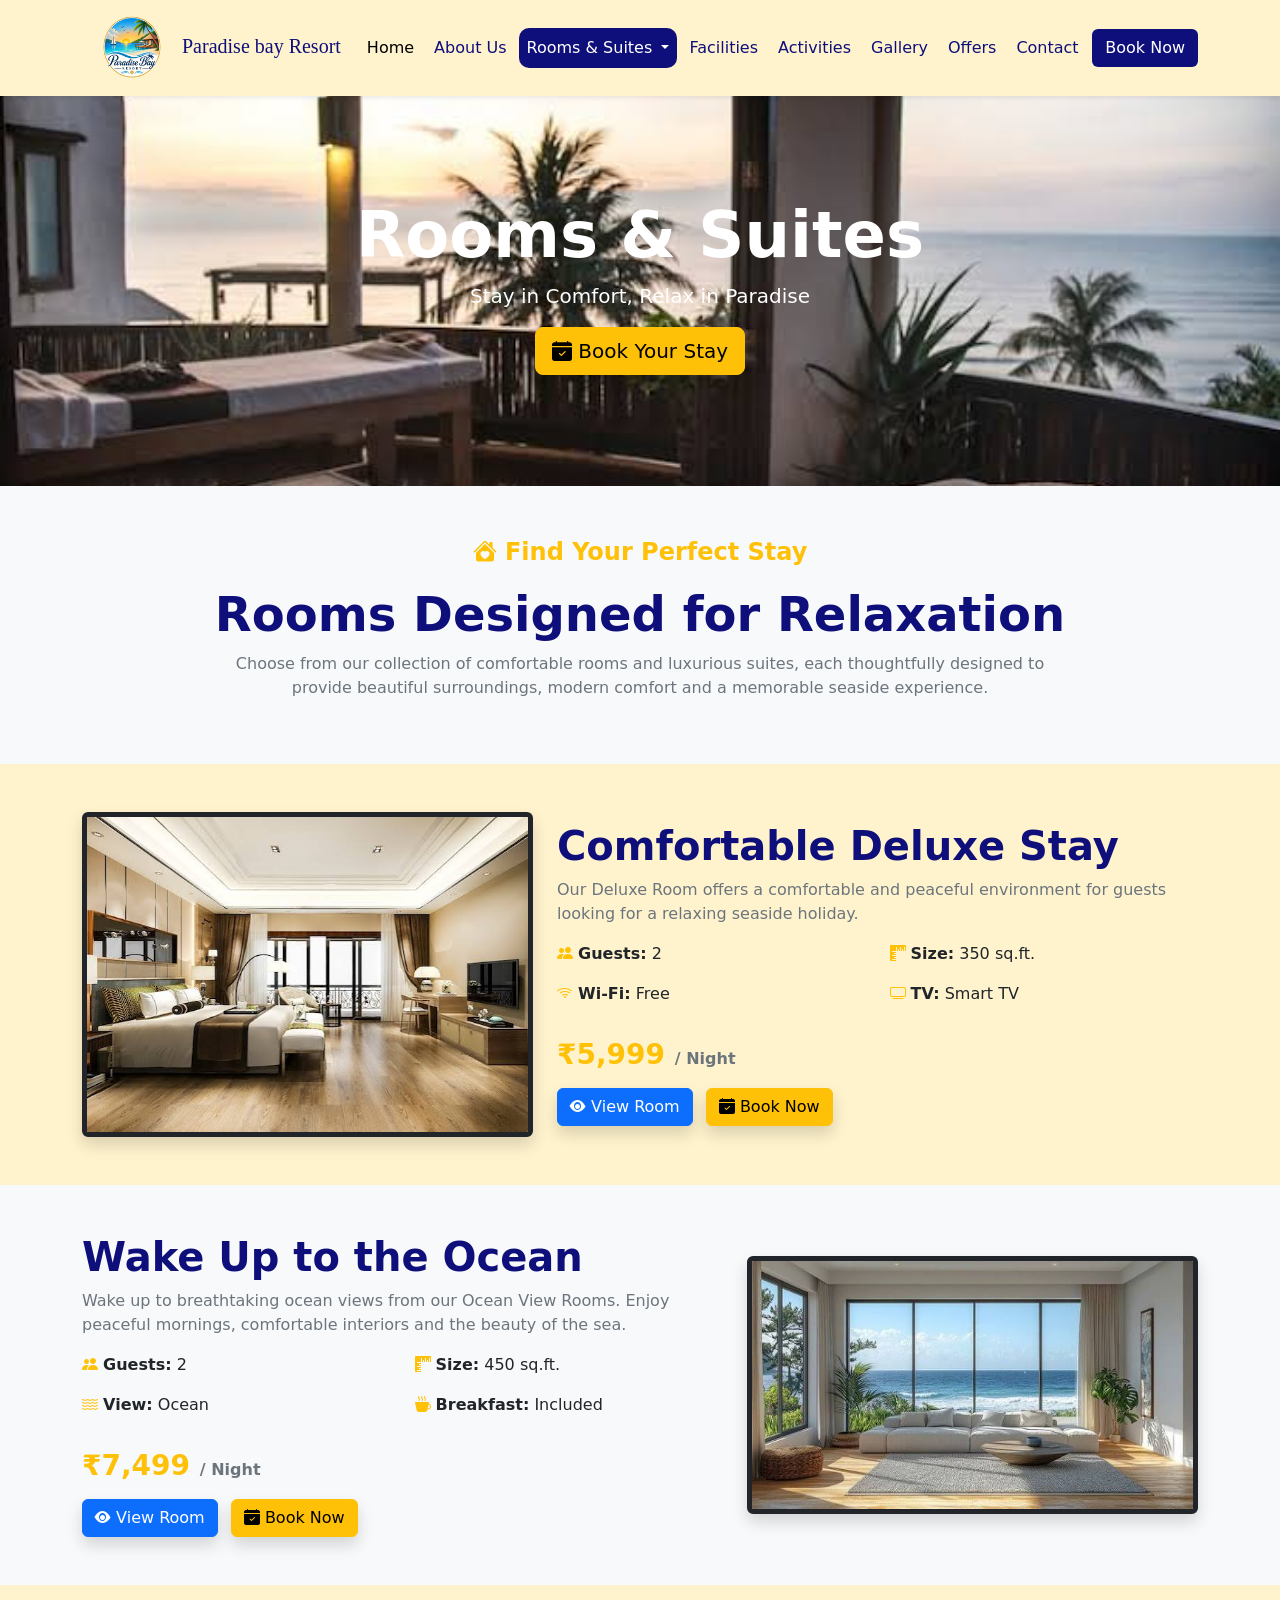
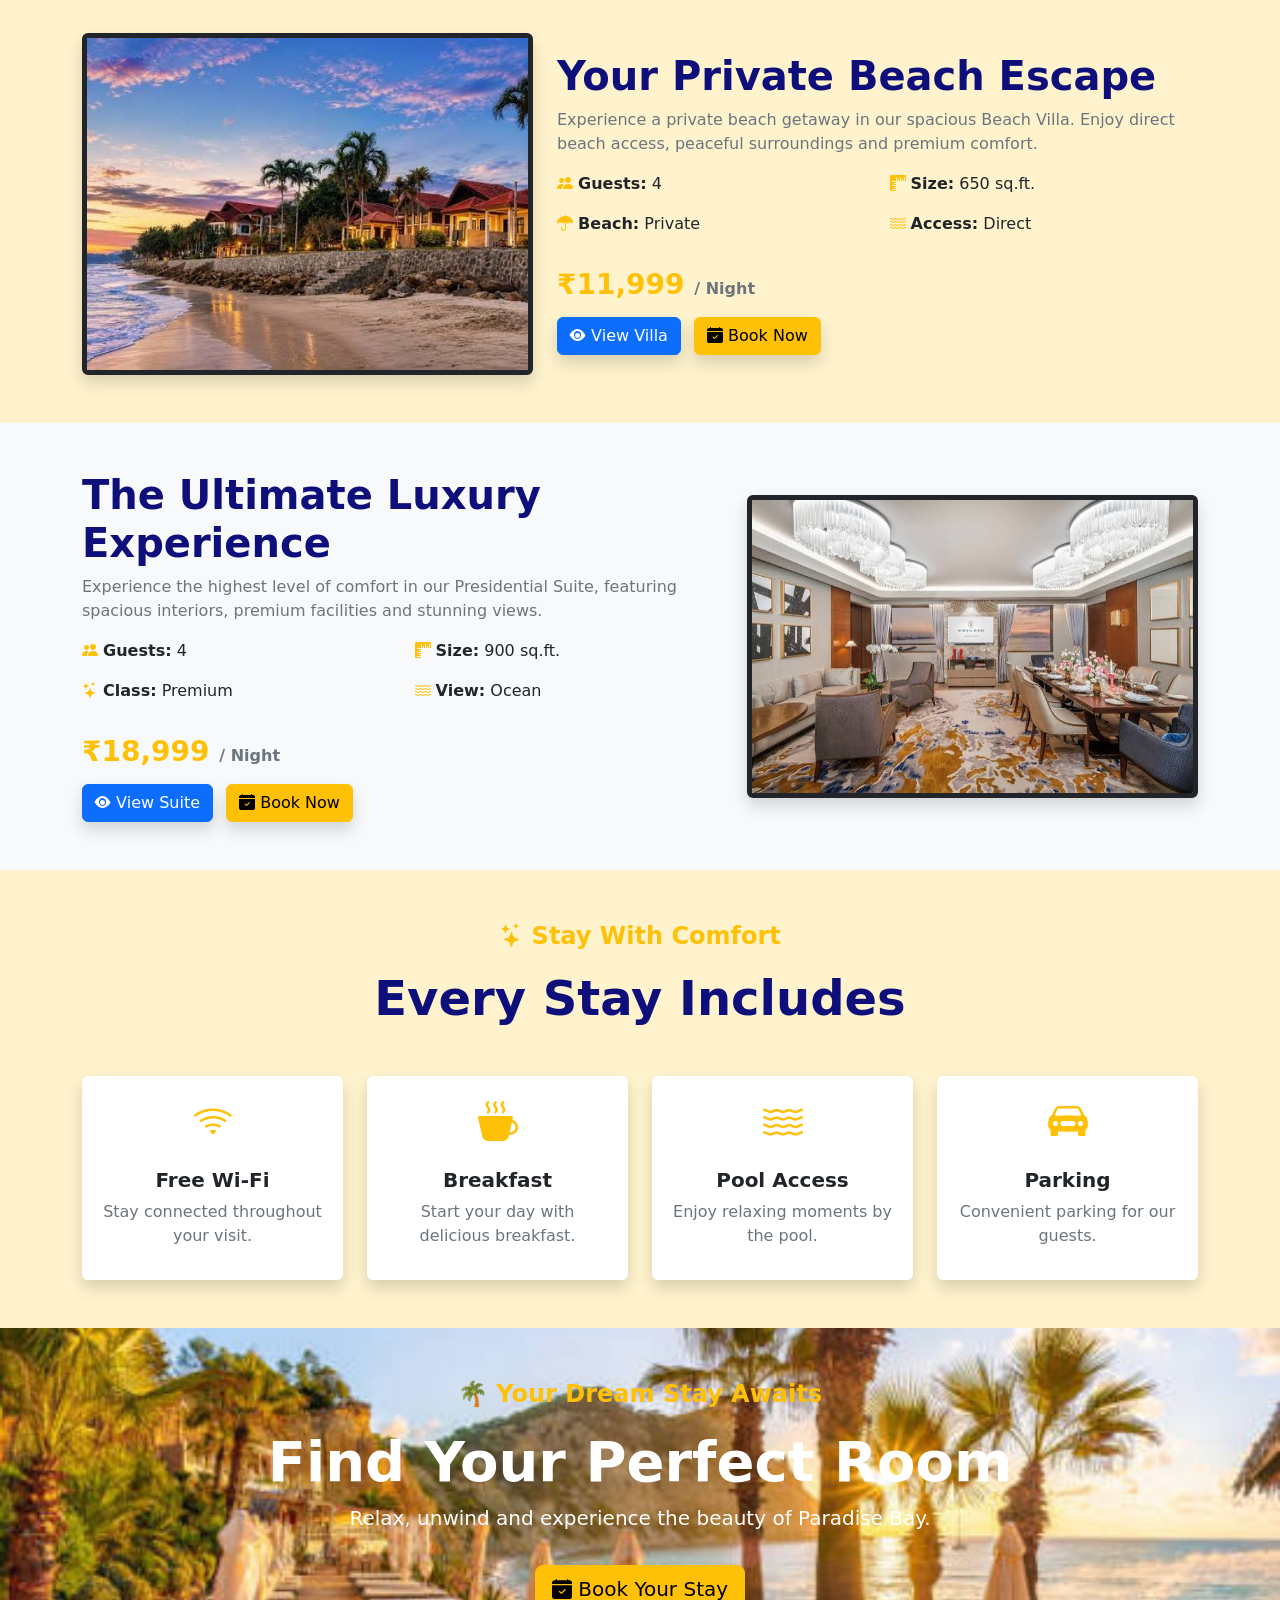
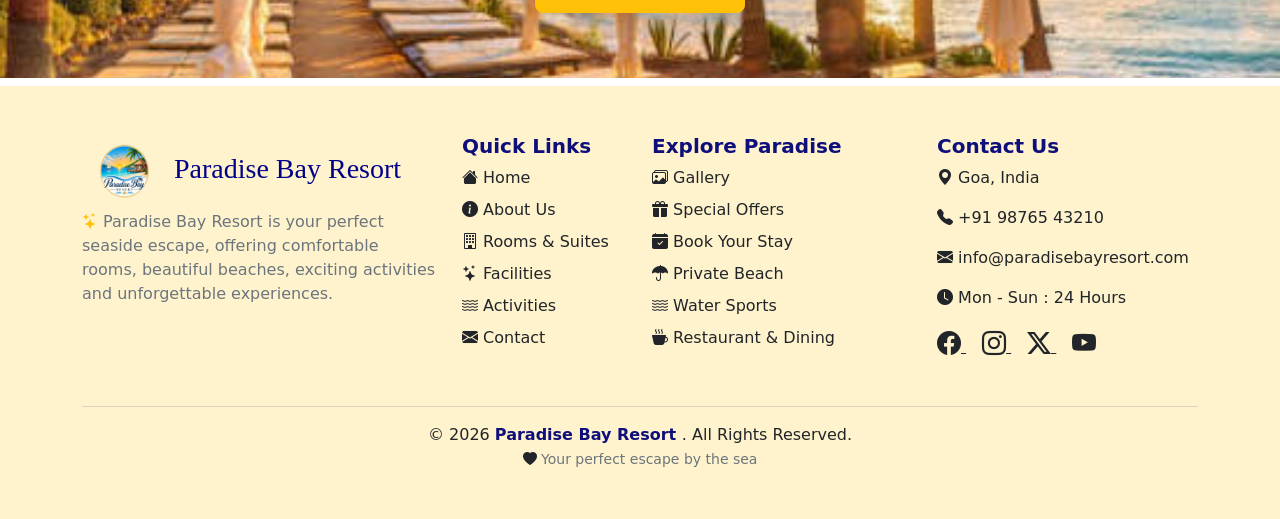
<file: rooms.html>
<!doctype html>
<html lang="en">
  <head>
    <meta charset="utf-8">
    <meta name="viewport" content="width=device-width, initial-scale=1">
    <title>Rooms & Suites | Paradise Bay Resort</title>
    <link href="https://cdn.jsdelivr.net/npm/bootstrap@5.3.8/dist/css/bootstrap.min.css" rel="stylesheet" integrity="sha384-sRIl4kxILFvY47J16cr9ZwB07vP4J8+LH7qKQnuqkuIAvNWLzeN8tE5YBujZqJLB" crossorigin="anonymous">
    <link rel="stylesheet" href="https://cdn.jsdelivr.net/npm/bootstrap-icons@1.13.1/font/bootstrap-icons.min.css">
    <link rel="icon" type="image/x-icon" href="images/resort_icon.png">
    <link
    rel="canonical"
    href="https://marathenehaa.github.io/Beach_resort_booking/rooms.html">
   <meta
    name="description"
    content="Explore rooms and suites at Paradise Bay Resort, including Deluxe Rooms, Ocean View Rooms, Beach Villas and Presidential Suites.">
    <link rel="stylesheet" href="css/style.css">
  </head>
  <body>
    <script src="https://cdn.jsdelivr.net/npm/bootstrap@5.3.8/dist/js/bootstrap.bundle.min.js" integrity="sha384-FKyoEForCGlyvwx9Hj09JcYn3nv7wiPVlz7YYwJrWVcXK/BmnVDxM+D2scQbITxI" crossorigin="anonymous"></script>

  <!-- Header start -->
<header>
    <nav class="navbar navbar-expand-lg bg-warning-subtle shadow-sm fixed-top">
        <div class="container">
            <!-- Logo and Website Name -->
<a class="navbar-brand" href="index.html" style="color: rgb(15, 15, 123); font-family: 'Great Vibes', cursive;">
      <img src="images/resort_icon.png" alt="Logo" width="100" height="70" class="d-inline-block">Paradise bay Resort</a>
           <!-- Mobile Menu Button -->
            <button class="navbar-toggler"
                    type="button"
                    data-bs-toggle="collapse"
                    data-bs-target="#navbarSupportedContent"
                    aria-controls="navbarSupportedContent"
                    aria-expanded="false"
                    aria-label="Toggle navigation">
                <span class="navbar-toggler-icon"></span>
            </button>
            <!-- Navbar Content -->
            <div class="collapse navbar-collapse"
                 id="navbarSupportedContent">
                <!-- Navigation Links -->
                <ul class="navbar-nav me-auto mb-2 mb-lg-0">
                    <!-- Home -->
                    <li class="nav-item">
                        <a class="nav-link active"
                           href="index.html">
                            Home
                        </a>
                    </li>
                    <!-- About Us -->
                    <li class="nav-item">
                        <a class="nav-link "
                         aria-current="page"
                           href="about.html">
                            About Us
                        </a>
                    </li>
                    <!-- Rooms Dropdown -->
                    <li class="nav-item dropdown">
                        <a class="nav-link dropdown-toggle active"
                           href="rooms.html"
                           role="button"
                           data-bs-toggle="dropdown"
                           aria-expanded="false"
                           style="background-color: rgb(15, 15, 123); color: white;">
                            Rooms & Suites
                        </a>
                        <ul class="dropdown-menu">
                            <li>
                                <a class="dropdown-item"
                                   href="rooms.html">
                                    All Rooms
                                </a>
                            </li>
                            <li>
                                <a class="dropdown-item"
                                   href="deluxe_room.html">
                                    Deluxe Room
                                </a>
                            </li>
                            <li>
                                <a class="dropdown-item"
                                   href="ocean_view.html">
                                    Ocean View Room
                                </a>
                            </li>
                            <li>
                                <a class="dropdown-item"
                                   href="beach_villa.html">
                                    Beach Villa
                                </a>
                            </li>
                            <li>
                                <a class="dropdown-item"
                                   href="presidential_suite.html">
                                    Presidential Suite
                                </a>
                            </li>
                        </ul>
                    </li>
                    <!-- Facilities -->
                    <li class="nav-item">
                        <a class="nav-link"
                           href="facilities.html">
                            Facilities
                        </a>
                    </li>
                    <!-- Activities -->
                    <li class="nav-item">
                        <a class="nav-link"
                           href="activities.html">
                            Activities
                        </a>
                    </li>
                    <!-- Gallery -->
                    <li class="nav-item">
                        <a class="nav-link"
                           href="gallery.html">
                            Gallery
                        </a>
                    </li>
                    <!-- Offers -->
                    <li class="nav-item">
                        <a class="nav-link"
                           href="offers.html">
                            Offers
                        </a>
                    </li>
                    <!-- Contact -->
                    <li class="nav-item">
                        <a class="nav-link"
                           href="contact.html">
                            Contact
                        </a>
                    </li>
                </ul>
                <!-- Book Now Button -->
                <a href="booking.html"
                   class="btn" style="background-color: rgb(15, 15, 123); color: white;">
                    Book Now
                </a>
            </div>
        </div>
    </nav>
</header>
<!-- Header end -->

<!-- room banner -->
<section class="d-flex align-items-center justify-content-center text-center"
         style="background-image: url('images/room_img1.jpg');
                background-size: cover;
                background-position: center;
                height: 400px;">
    <div>
        <h1 class="display-3 fw-bold text-white">
            Rooms & Suites
        </h1>
        <p class="lead text-white">
            Stay in Comfort, Relax in Paradise
        </p>
        <a href="booking.html"
           class="btn btn-warning btn-lg shadow">
            <i class="bi bi-calendar-check-fill"></i>
            Book Your Stay
        </a>
    </div>
</section>
<!--  INTRODUCTION  -->
<section class="py-5 bg-light">
    <div class="container text-center">
        <p class="text-warning fw-bold fs-4">
            <i class="bi bi-house-heart-fill"></i>
            Find Your Perfect Stay
        </p>
        <h2 class="display-5 fw-bold"
            style="color:rgb(15,15,123);">
            Rooms Designed for Relaxation
        </h2>
        <p class="text-secondary mx-auto"
           style="max-width:850px;">
            Choose from our collection of comfortable rooms and
            luxurious suites, each thoughtfully designed to provide
            beautiful surroundings, modern comfort and a memorable
            seaside experience.
        </p>
    </div>
</section>

<!--  DELUXE ROOM  -->
<section class="py-5 bg-warning-subtle">
    <div class="container">
        <div class="row align-items-center g-4">
            <!-- Image -->
            <div class="col-lg-5 text-center">
                <img src="images/deluxroom_img1.jpg"
                     class="img-fluid rounded shadow border border-5 border-dark"
                     alt="Deluxe Room"
                     width="550"
                     height="400">
            </div>
            <!-- Content -->
            <div class="col-lg-7">
                <h2 class="display-6 fw-bold"
                    style="color:rgb(15,15,123);">
                    Comfortable Deluxe Stay
                </h2>
                <p class="text-secondary">
                    Our Deluxe Room offers a comfortable and peaceful
                    environment for guests looking for a relaxing
                    seaside holiday.
                </p>
                <div class="row mb-3">
                    <div class="col-6">
                        <p>
                            <i class="bi bi-people-fill text-warning"></i>
                            <strong> Guests:</strong> 2
                        </p>
                    </div>
                    <div class="col-6">
                        <p>
                            <i class="bi bi-rulers text-warning"></i>
                            <strong> Size:</strong> 350 sq.ft.
                        </p>
                    </div>
                    <div class="col-6">
                        <p>
                            <i class="bi bi-wifi text-warning"></i>
                            <strong> Wi-Fi:</strong> Free
                        </p>
                    </div>
                    <div class="col-6">
                        <p>
                            <i class="bi bi-tv text-warning"></i>
                            <strong> TV:</strong> Smart TV
                        </p>
                    </div>
                </div>
                <h3 class="fw-bold text-warning">
                    ₹5,999
                    <small class="text-secondary fs-6">
                        / Night
                    </small>
                </h3>
                <a href="deluxe_room.html"
                   class="btn btn-primary shadow mt-2">
                    <i class="bi bi-eye-fill"></i>
                    View Room
                </a>
                <a href="booking.html"
                   class="btn btn-warning shadow mt-2 ms-2">
                    <i class="bi bi-calendar-check-fill"></i>
                    Book Now
                </a>
            </div>
        </div>
    </div>
</section>

<!--  OCEAN VIEW ROOM  -->
<section class="py-5 bg-light">
    <div class="container">
        <div class="row align-items-center g-4">
            <!-- Content -->
            <div class="col-lg-7 order-2 order-lg-1">
                <h2 class="display-6 fw-bold"
                    style="color:rgb(15,15,123);">
                    Wake Up to the Ocean
                </h2>
                <p class="text-secondary">
                    Wake up to breathtaking ocean views from our
                    Ocean View Rooms. Enjoy peaceful mornings,
                    comfortable interiors and the beauty of the sea.
                </p>
                <div class="row mb-3">
                    <div class="col-6">
                        <p>
                            <i class="bi bi-people-fill text-warning"></i>
                            <strong> Guests:</strong> 2
                        </p>
                    </div>
                    <div class="col-6">
                        <p>
                            <i class="bi bi-rulers text-warning"></i>
                            <strong> Size:</strong> 450 sq.ft.
                        </p>
                    </div>
                    <div class="col-6">
                        <p>
                            <i class="bi bi-water text-warning"></i>
                            <strong> View:</strong> Ocean
                        </p>
                    </div>
                    <div class="col-6">
                        <p>
                            <i class="bi bi-cup-hot-fill text-warning"></i>
                            <strong> Breakfast:</strong> Included
                        </p>
                    </div>
                </div>
                <h3 class="fw-bold text-warning">
                    ₹7,499
                    <small class="text-secondary fs-6">
                        / Night
                    </small>
                </h3>
                <a href="ocean_view.html"
                   class="btn btn-primary shadow mt-2">
                    <i class="bi bi-eye-fill"></i>
                    View Room
                </a>
                <a href="booking.html"
                   class="btn btn-warning shadow mt-2 ms-2">
                    <i class="bi bi-calendar-check-fill"></i>
                    Book Now
                </a>
            </div>
            <!-- Image -->
            <div class="col-lg-5 order-1 order-lg-2 text-center">
                <img src="images/oceanview_img1.jpg"
                     class="img-fluid rounded shadow border border-5 border-dark"
                     alt="Ocean View Room"
                     width="550"
                     height="400">
            </div>
        </div>
    </div>
</section>

<!--  BEACH VILLA  -->

<section class="py-5 bg-warning-subtle">
    <div class="container">
        <div class="row align-items-center g-4">
            <!-- Image -->
            <div class="col-lg-5 text-center">
                <img src="images/beachvilla_img1.jpg"
                     class="img-fluid rounded shadow border border-5 border-dark"
                     alt="Beach Villa"
                     width="550"
                     height="400">
            </div>
            <!-- Content -->
            <div class="col-lg-7">
                <h2 class="display-6 fw-bold"
                    style="color:rgb(15,15,123);">
                    Your Private Beach Escape
                </h2>
                <p class="text-secondary">
                    Experience a private beach getaway in our spacious
                    Beach Villa. Enjoy direct beach access, peaceful
                    surroundings and premium comfort.
                </p>
                <div class="row mb-3">
                    <div class="col-6">
                        <p>
                            <i class="bi bi-people-fill text-warning"></i>
                            <strong> Guests:</strong> 4
                        </p>
                    </div>
                    <div class="col-6">
                        <p>
                            <i class="bi bi-rulers text-warning"></i>
                            <strong> Size:</strong> 650 sq.ft.
                        </p>
                    </div>
                    <div class="col-6">
                        <p>
                            <i class="bi bi-umbrella-fill text-warning"></i>
                            <strong> Beach:</strong> Private
                        </p>
                    </div>
                    <div class="col-6">
                        <p>
                            <i class="bi bi-water text-warning"></i>
                            <strong> Access:</strong> Direct
                        </p>
                    </div>
                </div>
                <h3 class="fw-bold text-warning">
                    ₹11,999
                    <small class="text-secondary fs-6">
                        / Night
                    </small>
                </h3>
                <a href="beach_villa.html"
                   class="btn btn-primary shadow mt-2">
                    <i class="bi bi-eye-fill"></i>
                    View Villa
                </a>
                <a href="booking.html"
                   class="btn btn-warning shadow mt-2 ms-2">
                    <i class="bi bi-calendar-check-fill"></i>
                    Book Now
                </a>
            </div>
        </div>
    </div>
</section>

<!--  PRESIDENTIAL SUITE  -->
<section class="py-5 bg-light">
    <div class="container">
        <div class="row align-items-center g-4">
            <!-- Content -->
            <div class="col-lg-7">
                <h2 class="display-6 fw-bold"
                    style="color:rgb(15,15,123);">
                    The Ultimate Luxury Experience
                </h2>
                <p class="text-secondary">
                    Experience the highest level of comfort in our
                    Presidential Suite, featuring spacious interiors,
                    premium facilities and stunning views.
                </p>
                <div class="row mb-3">
                    <div class="col-6">
                        <p>
                            <i class="bi bi-people-fill text-warning"></i>
                            <strong> Guests:</strong> 4
                        </p>
                    </div>
                    <div class="col-6">
                        <p>
                            <i class="bi bi-rulers text-warning"></i>
                            <strong> Size:</strong> 900 sq.ft.
                        </p>
                    </div>
                    <div class="col-6">
                        <p>
                            <i class="bi bi-stars text-warning"></i>
                            <strong> Class:</strong> Premium
                        </p>
                    </div>
                    <div class="col-6">
                        <p>
                            <i class="bi bi-water text-warning"></i>
                            <strong> View:</strong> Ocean
                        </p>
                    </div>
                </div>
                <h3 class="fw-bold text-warning">
                    ₹18,999
                    <small class="text-secondary fs-6">
                        / Night
                    </small>
                </h3>
                <a href="presidential_suite.html"
                   class="btn btn-primary shadow mt-2">
                    <i class="bi bi-eye-fill"></i>
                    View Suite
                </a>
                <a href="booking.html"
                   class="btn btn-warning shadow mt-2 ms-2">
                    <i class="bi bi-calendar-check-fill"></i>
                    Book Now
                </a>
            </div>
            <!-- Image -->
            <div class="col-lg-5 text-center">
                <img src="images/presidentialsuit_img1.jpg"
                     class="img-fluid rounded shadow border border-5 border-dark"
                     alt="Presidential Suite"
                     width="550"
                     height="400">
            </div>
        </div>
    </div>
</section>

<!--  ROOM FEATURES  -->
<section class="py-5 bg-warning-subtle">
    <div class="container">
        <div class="text-center mb-5">
            <p class="text-warning fw-bold fs-4">
                <i class="bi bi-stars"></i>
                Stay With Comfort
            </p>
            <h2 class="display-5 fw-bold"
                style="color:rgb(15,15,123);">
                Every Stay Includes
            </h2>
        </div>
        <div class="row g-4">
            <div class="col-md-6 col-lg-3">
                <div class="card h-100 shadow border-0 text-center">
                    <div class="card-body">
                        <i class="bi bi-wifi text-warning fs-1"></i>
                        <h5 class="fw-bold mt-3">
                            Free Wi-Fi
                        </h5>
                        <p class="text-secondary">
                            Stay connected throughout your visit.
                        </p>
                    </div>
                </div>
            </div>
            <div class="col-md-6 col-lg-3">
                <div class="card h-100 shadow border-0 text-center">
                    <div class="card-body">
                        <i class="bi bi-cup-hot-fill text-warning fs-1"></i>
                        <h5 class="fw-bold mt-3">
                            Breakfast
                        </h5>
                        <p class="text-secondary">
                            Start your day with delicious breakfast.
                        </p>
                    </div>
                </div>
            </div>
            <div class="col-md-6 col-lg-3">
                <div class="card h-100 shadow border-0 text-center">
                    <div class="card-body">
                        <i class="bi bi-water text-warning fs-1"></i>
                        <h5 class="fw-bold mt-3">
                            Pool Access
                        </h5>
                        <p class="text-secondary">
                            Enjoy relaxing moments by the pool.
                        </p>
                    </div>
                </div>
            </div>
            <div class="col-md-6 col-lg-3">
                <div class="card h-100 shadow border-0 text-center">
                    <div class="card-body">
                        <i class="bi bi-car-front-fill text-warning fs-1"></i>
                        <h5 class="fw-bold mt-3">
                            Parking
                        </h5>
                        <p class="text-secondary">
                            Convenient parking for our guests.
                        </p>
                    </div>
                </div>
            </div>
        </div>
    </div>
</section>
<!--  CALL TO ACTION  -->
<section class="p-5 mb-2 text-center"
         style="background-image:url('images/resort_banner6.jpg');
                background-size:cover;
                background-position:center;
                height:350px;">
    <div class="container">
        <p class="text-warning fw-bold fs-4">
            🌴 Your Dream Stay Awaits
        </p>
        <h2 class="display-4 fw-bold text-white">
            Find Your Perfect Room
        </h2>
        <p class="text-white fs-5">
            Relax, unwind and experience the beauty of Paradise Bay.
        </p>
        <a href="booking.html"
           class="btn btn-warning btn-lg shadow mt-3">
            <i class="bi bi-calendar-check-fill"></i>
            Book Your Stay
        </a>
    </div>
</section>

 <!-- Footer Section Start -->
<footer class="py-5 bg-warning-subtle">
    <div class="container">
        <div class="row">
            <!-- About -->
            <div class="col-lg-4 col-md-6 mb-4">
                <h3 class="fw-bold"
                    style="color: rgb(15,15,123);">
                    <h3 style="color: darkblue; font-family: 'Great Vibes', cursive;">
                        <img src="images/resort_icon.png" alt="Logo" width="85" height="60" class="d-inline-block"></a>
                  Paradise Bay Resort
                </h3>
                </h3>
                <p class="text-secondary">
                    <i class="bi bi-stars text-warning"></i>
                    Paradise Bay Resort is your perfect seaside
                    escape, offering comfortable rooms, beautiful
                    beaches, exciting activities and unforgettable
                    experiences.
                </p>
            </div>
            <!-- Quick Links -->
            <div class="col-lg-2 col-md-6 mb-4">
                <h5 class="fw-bold"
                    style="color: rgb(15,15,123);">
                    Quick Links
                </h5>
                <ul class="list-unstyled">
                    <li class="mb-2">
                        <a href="index.html"
                           class="text-decoration-none text-dark">
                            <i class="bi bi-house-fill text-dark"></i>
                            Home
                        </a>
                    </li>
                    <li class="mb-2">
                        <a href="about.html"
                           class="text-decoration-none text-dark">
                            <i class="bi bi-info-circle-fill text-dark"></i>
                            About Us
                        </a>
                    </li>
                    <li class="mb-2">
                        <a href="rooms.html"
                           class="text-decoration-none text-dark">
                            <i class="bi bi-building text-dark"></i>
                            Rooms & Suites
                        </a>
                    </li>
                    <li class="mb-2">
                        <a href="facilities.html"
                           class="text-decoration-none text-dark">
                            <i class="bi bi-stars text-dark"></i>
                            Facilities
                        </a>
                    </li>
                    <li class="mb-2">
                        <a href="activities.html"
                           class="text-decoration-none text-dark">
                            <i class="bi bi-water text-dark"></i>
                            Activities
                        </a>
                    </li>
                    <li>
                        <a href="contact.html"
                           class="text-decoration-none text-dark">
                            <i class="bi bi-envelope-fill text-dark"></i>
                            Contact
                        </a>
                    </li>
                </ul>
            </div>
            <!-- Explore -->
            <div class="col-lg-3 col-md-6 mb-4">
                <h5 class="fw-bold"
                    style="color: rgb(15,15,123);">
                    Explore Paradise
                </h5>
                <ul class="list-unstyled">
                    <li class="mb-2">
                        <a href="gallery.html"
                           class="text-decoration-none text-dark">
                            <i class="bi bi-images text-dark"></i>
                            Gallery
                        </a>
                    </li>
                    <li class="mb-2">
                        <a href="offers.html"
                           class="text-decoration-none text-dark">
                            <i class="bi bi-gift-fill text-dark"></i>
                            Special Offers
                        </a>
                    </li>
                    <li class="mb-2">
                        <a href="booking.html"
                           class="text-decoration-none text-dark">
                            <i class="bi bi-calendar-check-fill text-dark"></i>
                            Book Your Stay
                        </a>
                    </li>
                    <li class="mb-2">
                        <i class="bi bi-umbrella-fill text-dark"></i>
                        Private Beach
                    </li>
                    <li class="mb-2">
                        <i class="bi bi-water text-dark"></i>
                        Water Sports
                    </li>
                    <li>
                        <i class="bi bi-cup-hot-fill text-dark"></i>
                        Restaurant & Dining
                    </li>
                </ul>
            </div>
            <!-- Contact -->
            <div class="col-lg-3 col-md-6 mb-4">
                <h5 class="fw-bold"
                    style="color: rgb(15,15,123);">
                    Contact Us
                </h5>
                <p class="text-dark">
                    <i class="bi bi-geo-alt-fill text-dark"></i>
                    Goa, India
                </p>
                <p class="text-dark">
                    <i class="bi bi-telephone-fill text-dark"></i>
                    +91 98765 43210
                </p>
                <p class="text-dark">
                    <i class="bi bi-envelope-fill text-dark"></i>
                    info@paradisebayresort.com
                </p>
                <p class="text-dark">
                    <i class="bi bi-clock-fill text-dark"></i>
                    Mon - Sun : 24 Hours
                </p>
                <!-- Social Icons -->
                <div class="mt-3">
                    <a href="https://www.facebook.com/"
                       target="_blank"
                       class="me-3 text-dark">
                        <i class="bi bi-facebook fs-4"></i>
                    </a>
                    <a href="https://www.instagram.com/"
                       target="_blank"
                       class="me-3 text-dark">
                        <i class="bi bi-instagram fs-4"></i>
                    </a>
                    <a href="https://x.com/"
                       target="_blank"
                       class="me-3 text-dark">
                        <i class="bi bi-twitter-x fs-4"></i>
                    </a>
                    <a href="https://www.youtube.com/"
                       target="_blank"
                       class="text-dark">
                        <i class="bi bi-youtube fs-4"></i>
                    </a>
                </div>
            </div>
        </div>
        <hr class="border-secondary">
        <!-- Copyright -->
        <div class="text-center text-dark">
            <p class="mb-0">
                © 2026
                <strong style="color: rgb(15,15,123);">
                    Paradise Bay Resort
                </strong>
                . All Rights Reserved.
            </p>
            <small class="text-secondary">
                <i class="bi bi-heart-fill text-dark"></i>
                Your perfect escape by the sea
            </small>
        </div>
    </div>
</footer>
<!-- Footer Section End -->
  </body>
</html>
</file>
<file: css/style.css>
body {
        padding-top: 86px;
    }
   


    .navbar-nav .nav-link {
        color: rgb(15, 15, 123);
        font-weight: 500;
        padding: 8px 12px;
        margin: 2px;
        border-radius: 10px;
        transition: all 0.3s ease;
    }

    .navbar-nav .nav-link:hover {
        background-color: rgb(15, 15, 123);
        color: white !important;
        transform: translateY(-2px);
        box-shadow: 0 3px 8px rgba(0,0,0,0.2);
    }

    .dropdown-menu .dropdown-item {
        transition: 0.3s;
    }

    .dropdown-menu .dropdown-item:hover {
        background-color: rgb(15, 15, 123);
        color: white;
        padding-left: 20px;
    }

    .navbar .btn {
        transition: 0.3s;
    }

    .navbar .btn:hover {
        background-color: rgb(248, 179, 53) !important;
        color: rgb(15, 15, 123) !important;
        transform: translateY(-2px);
    }
</file>
